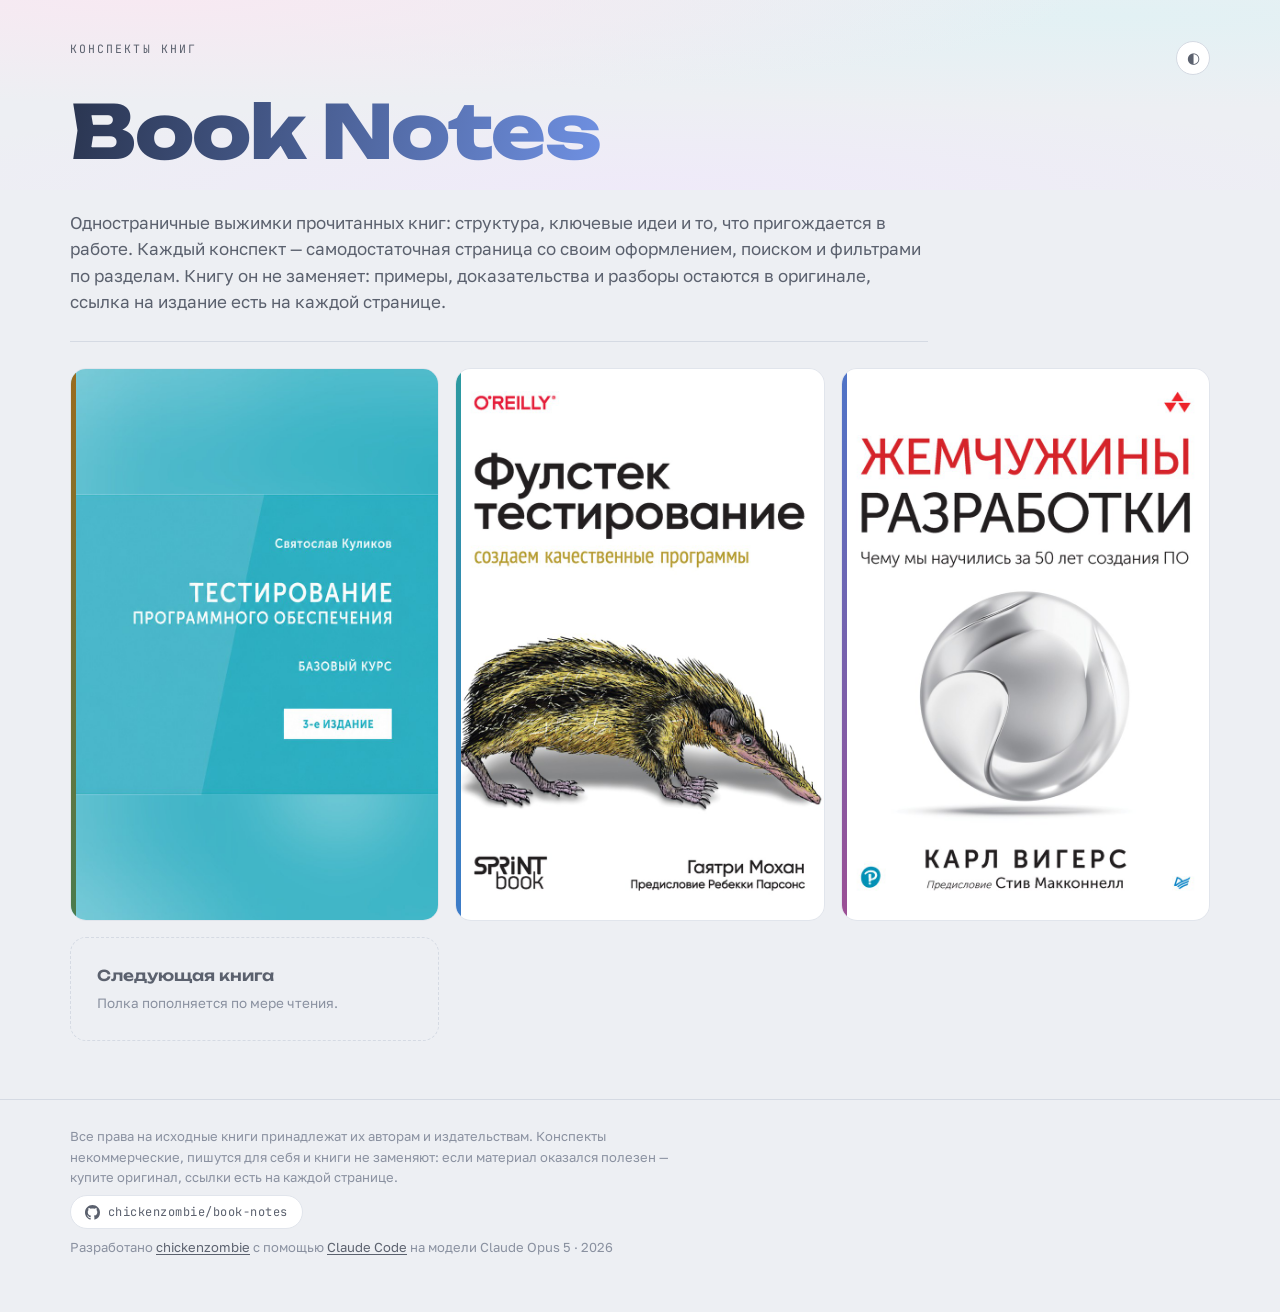
<file: index.html>
<!DOCTYPE html>
<html lang="ru">
<head>
<meta charset="utf-8">
<meta name="viewport" content="width=device-width, initial-scale=1">
<title>Book Notes — визуальные конспекты книг</title>
<meta name="description" content="Одностраничные визуальные конспекты прочитанных книг: структура, ключевые идеи и то, что пригождается в работе. Каждая книга — отдельная страница с поиском и фильтром по разделам.">
<link rel="canonical" href="https://chickenzombie.github.io/book-notes/">
<!-- .ico первым, SVG следом: кто понимает SVG, выберет его сам. Растр
     пересобирается из SVG скриптом tools/icons.sh, руками не править. -->
<link rel="icon" href="favicon.ico?v=3" sizes="32x32">
<link rel="icon" href="assets/icon.svg?v=3" type="image/svg+xml">
<link rel="apple-touch-icon" href="assets/apple-touch-icon.png?v=3">
<meta name="theme-color" content="#EDEFF3">
<meta property="og:type" content="website">
<meta property="og:site_name" content="Book Notes">
<meta property="og:locale" content="ru_RU">
<meta property="og:title" content="Book Notes — визуальные конспекты книг">
<meta property="og:description" content="Одностраничные выжимки прочитанных книг: структура, ключевые идеи и то, что пригождается в работе.">
<meta property="og:url" content="https://chickenzombie.github.io/book-notes/">
<meta name="twitter:card" content="summary">
<link rel="stylesheet" href="assets/fonts.css">
<link rel="stylesheet" href="assets/base.css">
<link rel="stylesheet" href="assets/shelf.css">
<!-- Ставит выбранную тему до первой отрисовки, иначе страница мигнёт светлой -->
<script>try{var t=localStorage.getItem("theme");if(t)document.documentElement.dataset.theme=t}catch(e){}document.documentElement.classList.add("js")</script>
<script src="assets/theme.js" defer></script>
</head>
<body>

<header class="hero">
  <div class="wrap">
    <div class="topbar">
      <p class="eyebrow">Конспекты книг</p>
      <button class="theme" id="theme" type="button" aria-label="Переключить тему"><span class="to-dark" aria-hidden="true">◐</span><span class="to-light" aria-hidden="true">◑</span></button>
    </div>
    <h1>Book Notes</h1>
  </div>
</header>

<main class="wrap">
  <p class="about">Одностраничные выжимки прочитанных книг: структура, ключевые идеи и то,
    что пригождается в работе. Каждый конспект — самодостаточная страница со своим
    оформлением, поиском и фильтрами по разделам. Книгу он не заменяет: примеры,
    доказательства и разборы остаются в оригинале, ссылка на издание есть на каждой странице.</p>

  <!-- Новая книга — ещё один <li> сюда и папка в books/. Порядок на полке
       задаётся порядком в разметке: свежее сверху. -->
  <ul class="shelf">
    <li>
      <a class="book" href="books/testirovanie-po/"
         style="--a1:#9A6B1E;--a2:#4A7A4E;--face:'Golos Text',system-ui,sans-serif">
        <img class="cover" src="books/testirovanie-po/cover.jpg" alt="" width="360" height="540" loading="lazy" decoding="async">
        <div class="face">

          <h2>Тестирование программного обеспечения. Базовый курс</h2>
          <p class="meta">Святослав Куликов · EPAM Systems, 2025</p>
          <p class="meta orig">3-е издание · версия 3.2.7</p>
          <p class="desc">Учебник, а не сборник приёмов: что считать дефектом, как устроены
            требования и тест-кейсы, по каким тринадцати осям классифицируют тестирование
            и когда автоматизация начинает вредить.</p>
          <ul class="tags">
            <li>Требования</li>
            <li>Тест-кейсы</li>
            <li>Дефекты</li>
            <li>Автоматизация</li>
          </ul>
          <span class="badge">164 пункта →</span>
        </div>
      </a>
    </li>
    <li>
      <a class="book" href="books/fullstack-testing/"
         style="--a1:#2C9AA0;--a2:#3D7BC8;--face:'Unbounded',system-ui,sans-serif">
        <img class="cover" src="books/fullstack-testing/cover.jpg" alt="" width="360" height="540" loading="lazy" decoding="async">
        <div class="face">

          <h2>Фулстек-тестирование</h2>
          <p class="meta">Гаятри Мохан · Спринт Бук, 2024</p>
          <p class="meta orig">Full Stack Testing · O’Reilly, 2022</p>
          <p class="desc">Качество больше не равно отсутствию ошибок. Десять навыков проверки
            на всех уровнях приложения — от исследовательского тестирования до защищённости,
            производительности и доступности, с разбором стратегии для каждого.</p>
          <ul class="tags">
            <li>Тестирование</li>
            <li>Автоматизация</li>
            <li>Защищённость</li>
            <li>Производительность</li>
          </ul>
          <span class="badge">150 пунктов →</span>
        </div>
      </a>
    </li>
    <li>
      <a class="book" href="books/zhemchuzhiny-razrabotki/"
         style="--a1:#4E74C8;--a2:#9C4F94;--face:'Playfair Display',Georgia,serif">
        <img class="cover" src="books/zhemchuzhiny-razrabotki/cover.jpg" alt="" width="360" height="540" loading="lazy" decoding="async">
        <div class="face">

          <h2>Жемчужины разработки. Чему мы научились за 50 лет создания ПО</h2>
          <p class="meta">Карл Вигерс · Питер, 2024</p>
          <p class="meta orig">Software Development Pearls · Addison-Wesley, 2021</p>
          <p class="desc">Полвека опыта в шести темах: требования, проектирование, управление
            проектами, культура, качество и процессы. Ни один урок не про технологию — все
            про места, где команды спотыкаются снова и снова.</p>
          <ul class="tags">
            <li>Требования</li>
            <li>Управление</li>
            <li>Качество</li>
            <li>Процессы</li>
          </ul>
          <span class="badge">60 уроков →</span>
        </div>
      </a>
    </li>
    <li class="soon">
      <strong>Следующая книга</strong>
      <span>Полка пополняется по мере чтения.</span>
    </li>
  </ul>
</main>

<footer>
  <div class="wrap">
    <p>Все права на исходные книги принадлежат их авторам и издательствам. Конспекты некоммерческие, пишутся для себя и книги не заменяют: если материал оказался полезен — купите оригинал, ссылки есть на каждой странице.</p>
    <p><a class="repo" href="https://github.com/chickenzombie/book-notes">
      <svg viewBox="0 0 16 16" aria-hidden="true"><path d="M8 0C3.58 0 0 3.58 0 8c0 3.54 2.29 6.53 5.47 7.59.4.07.55-.17.55-.38 0-.19-.01-.82-.01-1.49-2.01.37-2.53-.49-2.69-.94-.09-.23-.48-.94-.82-1.13-.28-.15-.68-.52-.01-.53.63-.01 1.08.58 1.23.82.72 1.21 1.87.87 2.33.66.07-.52.28-.87.51-1.07-1.78-.2-3.64-.89-3.64-3.95 0-.87.31-1.59.82-2.15-.08-.2-.36-1.02.08-2.12 0 0 .67-.21 2.2.82.64-.18 1.32-.27 2-.27s1.36.09 2 .27c1.53-1.04 2.2-.82 2.2-.82.44 1.1.16 1.92.08 2.12.51.56.82 1.27.82 2.15 0 3.07-1.87 3.75-3.65 3.95.29.25.54.73.54 1.48 0 1.07-.01 1.93-.01 2.2 0 .21.15.46.55.38A8.01 8.01 0 0 0 16 8c0-4.42-3.58-8-8-8Z"/></svg>
      chickenzombie/book-notes</a></p>
    <p>Разработано <a href="https://github.com/chickenzombie">chickenzombie</a> с помощью
      <a href="https://claude.com/claude-code">Claude Code</a> на модели Claude Opus 5 · 2026</p>
  </div>
</footer>

</body>
</html>
</file>
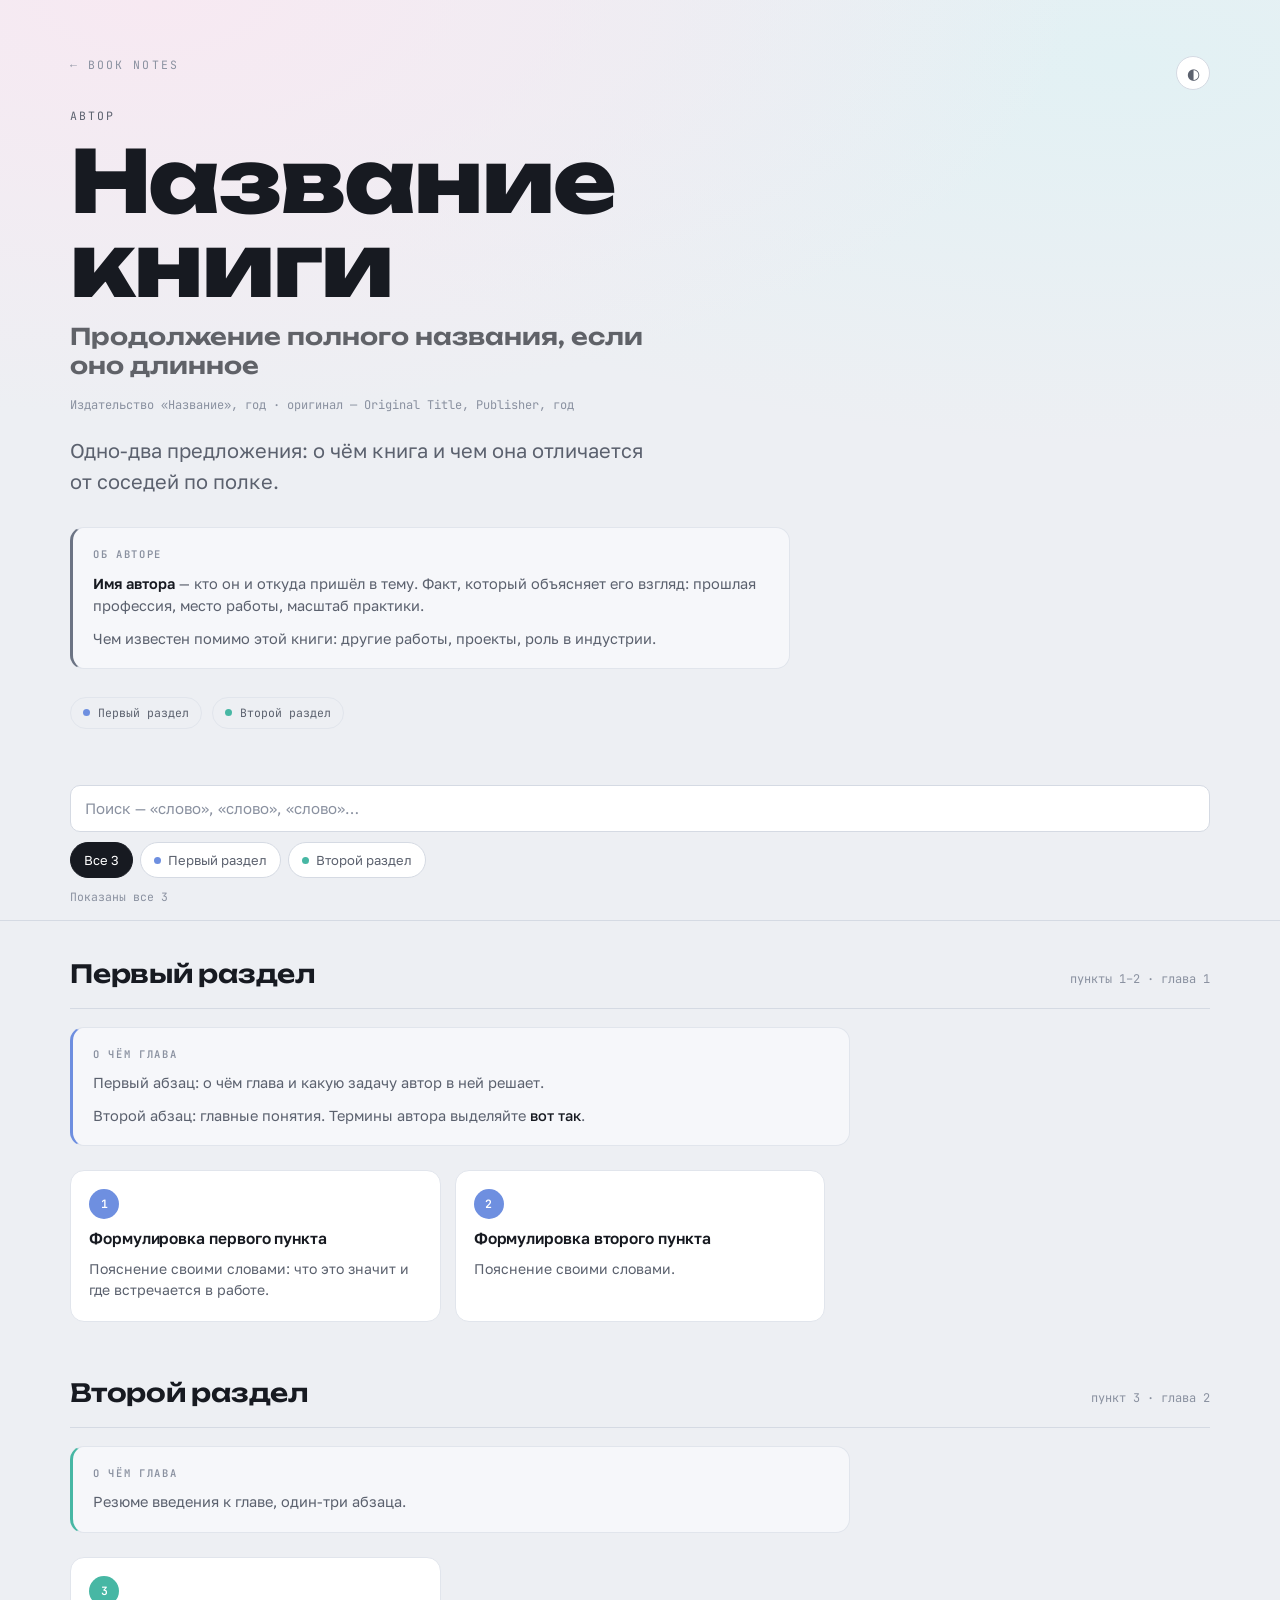
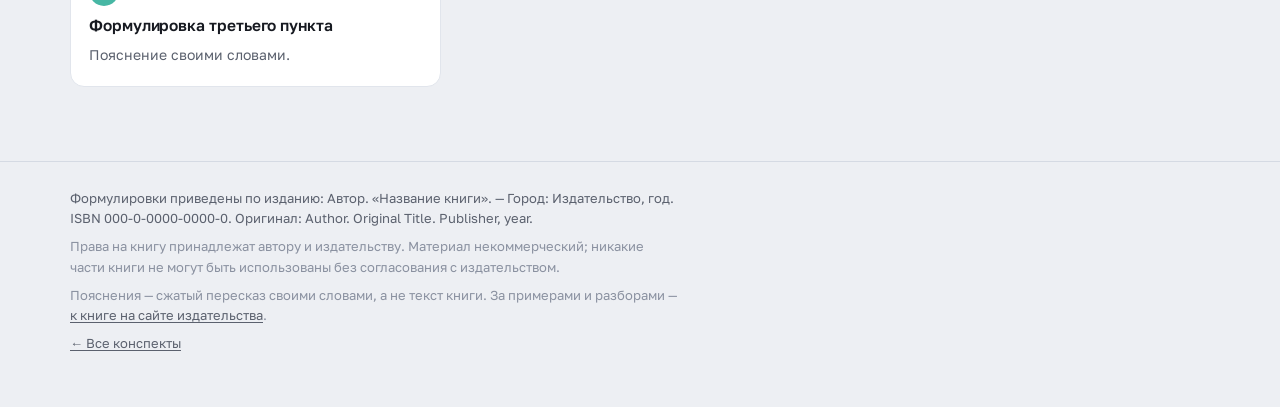
<file: books/_template/index.html>
<!DOCTYPE html>
<!--
  ЗАГОТОВКА ДЛЯ НОВОГО КОНСПЕКТА
  ------------------------------
  1. Скопируйте папку целиком: books/_template → books/<slug>
  2. Пройдите по меткам [ЗАПОЛНИТЬ] в этом файле — их семь.
  3. Придумайте книге лицо в theme.css. Там же написано, как это делать.
  4. Положите рядом README.md с выходными данными (образец —
     в books/zhemchuzhiny-razrabotki/README.md).
  5. Допишите <li> на полку в корневой index.html.

  Разметка и поведение общие: assets/base.css даёт каркас, assets/notes.js —
  поиск, фильтр, полосу прочитанного и кнопку «наверх». Скрипт ничего не
  рисует, пункты лежат здесь готовым HTML: страница читается без JS.

  Заготовка лежит в books/ намеренно — относительные пути к assets/ такие же,
  как у настоящей книги, и её видно в браузере до всякого копирования.
-->
<html lang="ru">
<head>
<meta charset="utf-8">
<meta name="viewport" content="width=device-width, initial-scale=1">
<meta name="robots" content="noindex">
<!-- [ЗАПОЛНИТЬ 1/7] Заголовок вкладки и описание для поисковиков и мессенджеров.
     Описание — одно предложение по делу, 120–170 знаков. Слова «конспект книги
     такой-то» лучше сразу, по нему и ищут. Ниже те же строки повторены в og: —
     это то, что видно в ссылке, отправленной в чат. -->
<title>Название книги — краткий подзаголовок</title>
<meta name="description" content="Конспект книги «Название»: о чём она и что забирает читатель. Одна страница с поиском и фильтром по разделам.">
<link rel="canonical" href="https://chickenzombie.github.io/book-notes/books/SLUG/">
<!-- Нарисуйте свой icon.svg и прогоните `bash tools/icons.sh` — он пересоберёт
     apple-touch-icon.png рядом. Растровый файл руками не правят.
     ?v=N обязателен: фавиконы браузер держит в отдельном кэше, до которого не
     достают ни жёсткая перезагрузка, ни no-store. Поменяли рисунок — поднимите
     номер, иначе у всех, кто уже заходил, останется старый значок. -->
<link rel="icon" href="../../favicon.ico?v=3" sizes="32x32">
<link rel="icon" href="icon.svg?v=3" type="image/svg+xml">
<link rel="apple-touch-icon" href="apple-touch-icon.png?v=3">
<meta name="theme-color" content="#EDEFF3">
<meta property="og:type" content="article">
<meta property="og:site_name" content="Book Notes">
<meta property="og:locale" content="ru_RU">
<meta property="og:title" content="Название книги — краткий подзаголовок">
<meta property="og:description" content="О чём книга и что забирает читатель.">
<meta property="og:url" content="https://chickenzombie.github.io/book-notes/books/SLUG/">
<meta name="twitter:card" content="summary">
<link rel="stylesheet" href="../../assets/fonts.css">
<link rel="stylesheet" href="../../assets/base.css">
<link rel="stylesheet" href="theme.css">
<!-- Ставит выбранную тему до первой отрисовки, иначе страница мигнёт светлой -->
<script>try{var t=localStorage.getItem("theme");if(t)document.documentElement.dataset.theme=t}catch(e){}document.documentElement.classList.add("js")</script>
<script src="../../assets/notes.js" defer></script>
<script src="../../assets/theme.js" defer></script>
</head>
<body>

<div class="progress" id="progress" aria-hidden="true"></div>

<header class="hero">
  <div class="wrap">
    <!-- [ЗАПОЛНИТЬ 2/7] Шапка. В h1 — короткое название; длинный «хвост»
         полного названия уносите в .subtitle, иначе он не влезет в экран.
         В .imprint — издательство и год, для переводных книг ещё и оригинал. -->
    <div class="topbar"><a class="back" href="../../">← Book Notes</a> <button class="theme" id="theme" type="button" aria-label="Переключить тему"><span class="to-dark" aria-hidden="true">◐</span><span class="to-light" aria-hidden="true">◑</span></button></div>
    <p class="eyebrow">Автор</p>
    <h1>Название<br>книги</h1>
    <p class="subtitle">Продолжение полного названия, если оно длинное</p>
    <p class="imprint">Издательство «Название», год · оригинал — Original Title, Publisher, год</p>
    <p class="lede">Одно-два предложения: о чём книга и чем она отличается от соседей по полке.</p>

    <!-- [ЗАПОЛНИТЬ 3/7] Об авторе: откуда он, чем известен, почему написал
         именно эту книгу. Два-три абзаца, без пересказа биографии целиком. -->
    <section class="author">
      <p class="label">Об авторе</p>
      <p><b>Имя автора</b> — кто он и откуда пришёл в тему. Факт, который объясняет
        его взгляд: прошлая профессия, место работы, масштаб практики.</p>
      <p>Чем известен помимо этой книги: другие работы, проекты, роль в индустрии.</p>
    </section>

    <!-- [ЗАПОЛНИТЬ 4/7] Оглавление: по строке на раздел, href — id секции.
         Это обычные якоря, они работают и без скрипта. -->
    <nav aria-label="Разделы конспекта">
      <ul class="toc">
        <li><a href="#one" style="--dot:var(--c-1)">Первый раздел</a></li>
        <li><a href="#two" style="--dot:var(--c-2)">Второй раздел</a></li>
      </ul>
    </nav>
  </div>
</header>

<!-- Панель видна только при работающем скрипте (за это отвечает класс js
     и правило в base.css): без JS фильтровать нечем, а мёртвое поле ввода
     хуже его отсутствия. Ничего тут менять не нужно, кроме подсказки. -->
<div class="controls" id="controls">
  <div class="wrap">
    <!-- [ЗАПОЛНИТЬ 5/7] Подсказка в поиске: три реальных слова из вашего материала -->
    <input class="search" id="q" type="search" placeholder="Поиск — «слово», «слово», «слово»…" aria-label="Поиск по конспекту">
    <div class="chips" id="chips" role="group" aria-label="Фильтр по разделам"></div>
    <p class="status" id="status" role="status"></p>
  </div>
</div>

<main class="wrap">
  <!-- [ЗАПОЛНИТЬ 6/7] РАЗДЕЛЫ И ПУНКТЫ.
       У секции: id — ключ фильтра и якорь, data-chip — подпись кнопки,
       --hue — цвет раздела из theme.css. Разделов может быть сколько угодно.
       В .range — что и где в книге: «пункты 1–16 · глава 2».
       Формулировка пункта — как в книге (источник указан в подвале),
       пояснение — своими словами, одна-две фразы: что это значит на практике. -->
  <section class="sect" id="one" data-chip="Первый раздел" style="--hue:var(--c-1)">
    <div class="sect-head">
      <h2>Первый раздел</h2>
      <span class="range">пункты 1–2 · глава 1</span>
    </div>
    <div class="intro">
      <p class="label">О чём глава</p>
      <p>Первый абзац: о чём глава и какую задачу автор в ней решает.</p>
      <p>Второй абзац: главные понятия. Термины автора выделяйте <em>вот так</em>.</p>
    </div>
    <div class="grid">
      <article class="card">
        <span class="marker">1</span>
        <h3>Формулировка первого пункта</h3>
        <p>Пояснение своими словами: что это значит и где встречается в работе.</p>
      </article>
      <article class="card">
        <span class="marker">2</span>
        <h3>Формулировка второго пункта</h3>
        <p>Пояснение своими словами.</p>
      </article>
    </div>
  </section>

  <section class="sect" id="two" data-chip="Второй раздел" style="--hue:var(--c-2)">
    <div class="sect-head">
      <h2>Второй раздел</h2>
      <span class="range">пункт 3 · глава 2</span>
    </div>
    <div class="intro">
      <p class="label">О чём глава</p>
      <p>Резюме введения к главе, один-три абзаца.</p>
    </div>
    <div class="grid">
      <article class="card">
        <span class="marker">3</span>
        <h3>Формулировка третьего пункта</h3>
        <p>Пояснение своими словами.</p>
      </article>
    </div>
  </section>

  <div class="empty" id="empty" hidden>
    <strong>Ничего не нашлось</strong>
    Попробуйте другое слово или вернитесь ко всем пунктам.
    <button class="reset" id="reset" type="button">Показать все</button>
  </div>
</main>

<footer>
  <div class="wrap">
    <!-- [ЗАПОЛНИТЬ 7/7] Выходные данные и права. Обязательны: полное название,
         издательство, год, ISBN, оригинал и ссылка, где книгу купить. -->
    <p class="cite">Формулировки приведены по изданию: Автор. «Название книги». — Город: Издательство, год.
      ISBN 000-0-0000-0000-0. Оригинал: Author. Original Title. Publisher, year.</p>
    <p>Права на книгу принадлежат автору и издательству. Материал некоммерческий;
      никакие части книги не могут быть использованы без согласования с издательством.</p>
    <p>Пояснения — сжатый пересказ своими словами, а не текст книги. За примерами и разборами —
      <a href="https://example.com/">к книге на сайте издательства</a>.</p>
    <!-- Возврат на полку. Класс .home — чтобы тема книги могла придать ему
         свою форму: у соседей это таблетка, скруглённый квадрат и рамка. -->
    <p><a class="home" href="../../">← Все конспекты</a></p>
  </div>
</footer>

<button class="totop" id="totop" type="button" aria-label="Наверх" title="Наверх">↑</button>

</body>
</html>
</file>
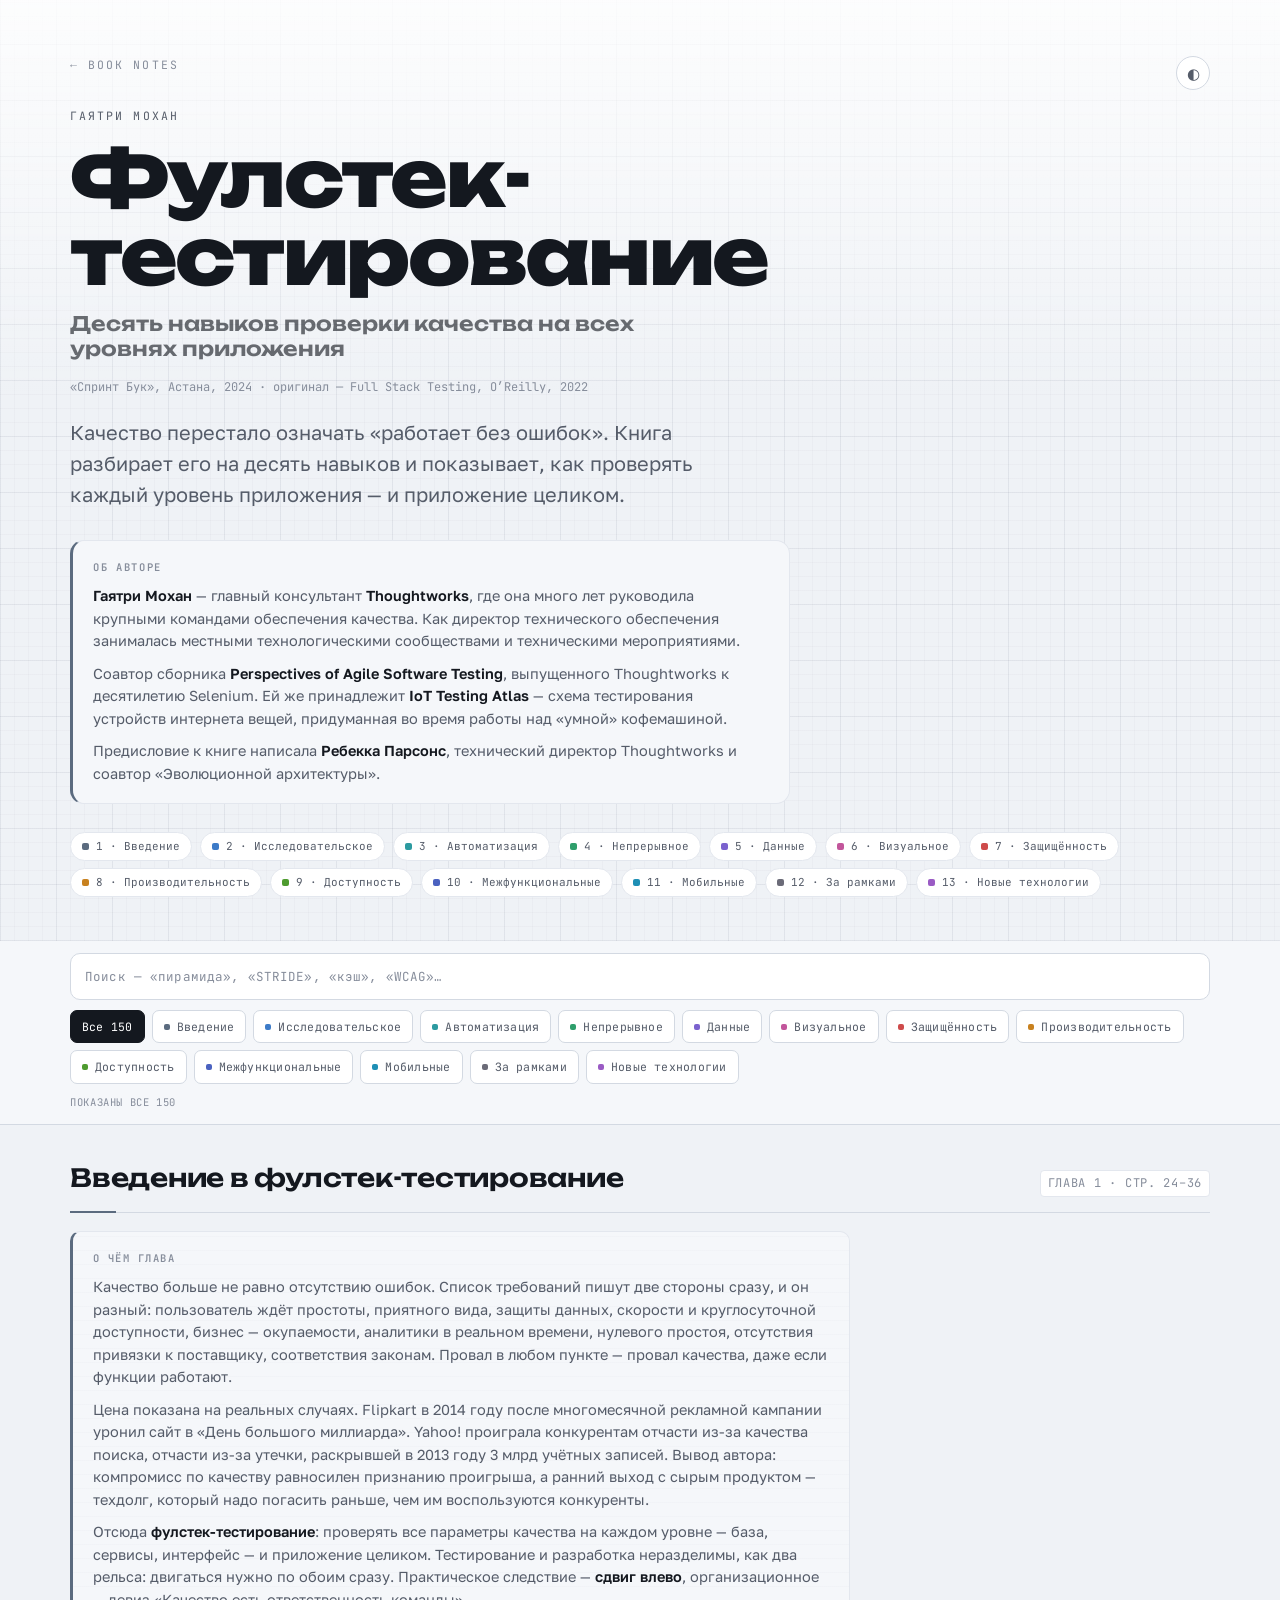
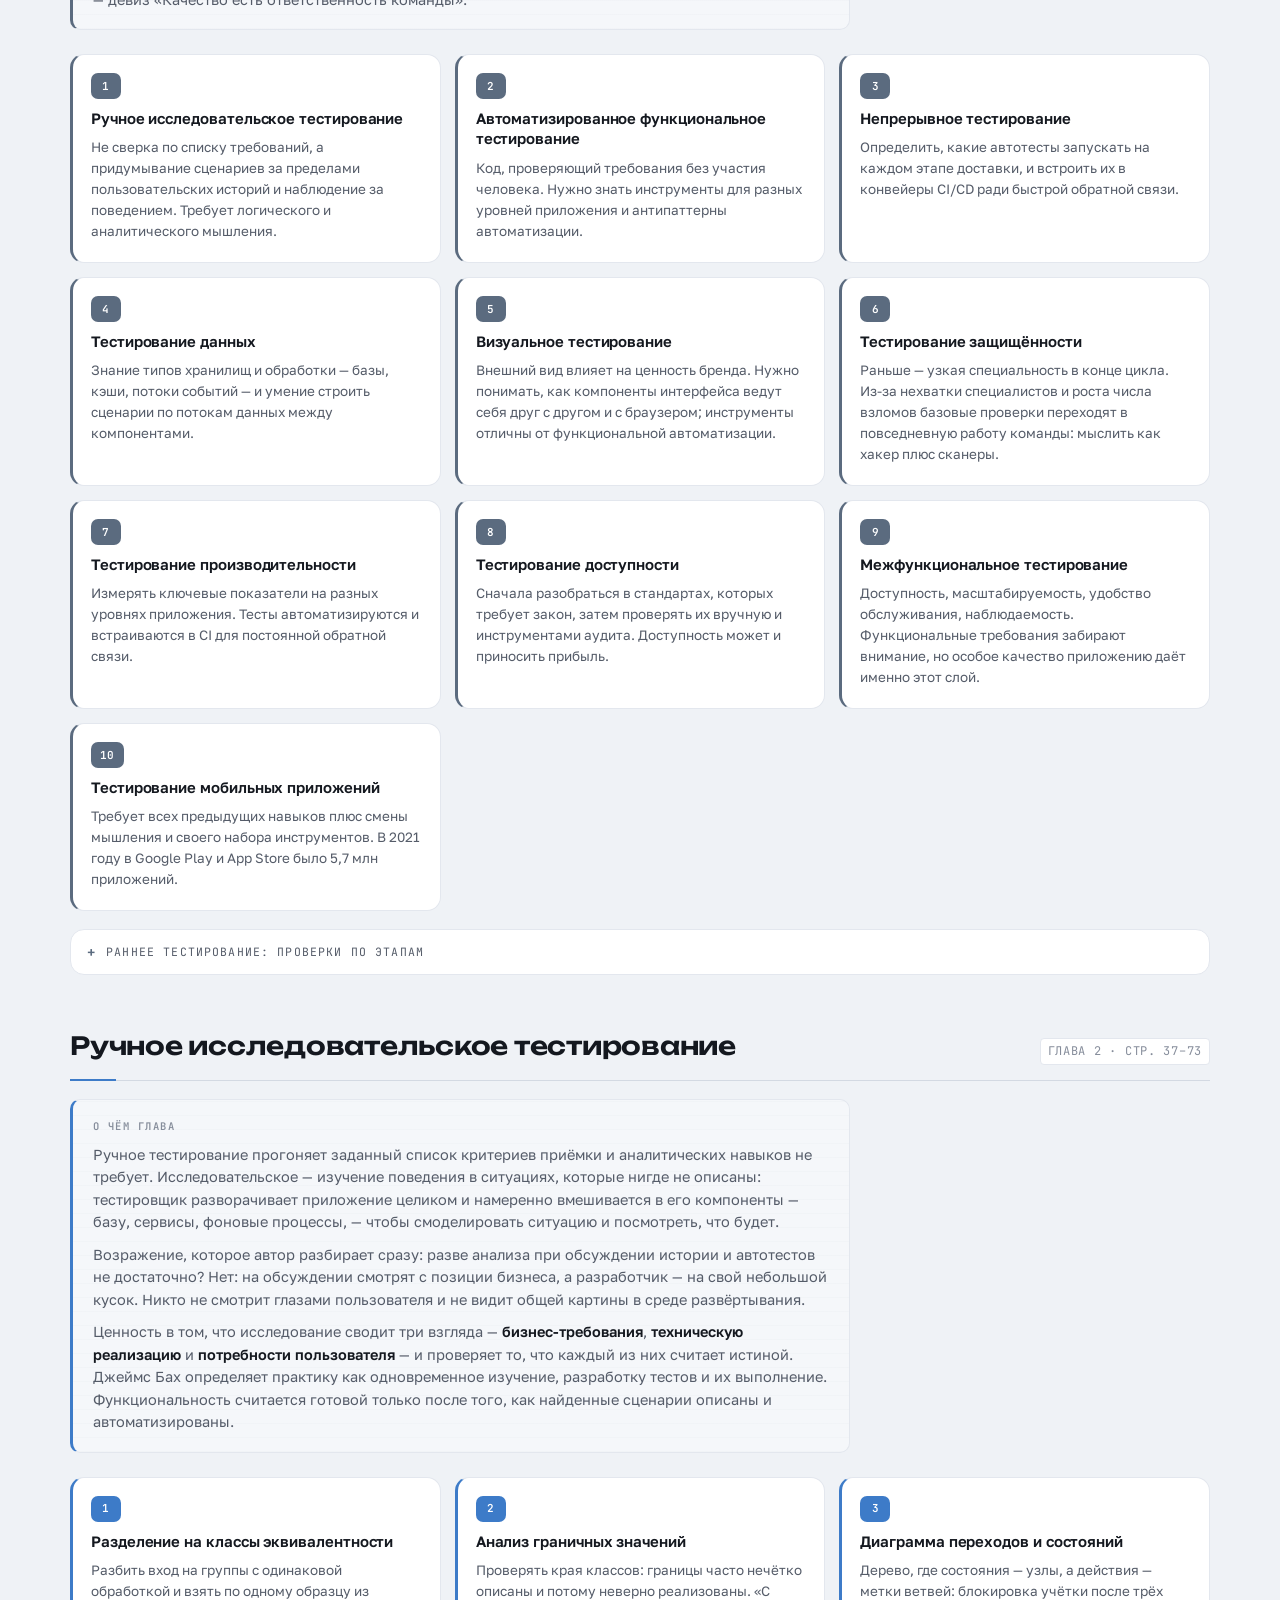
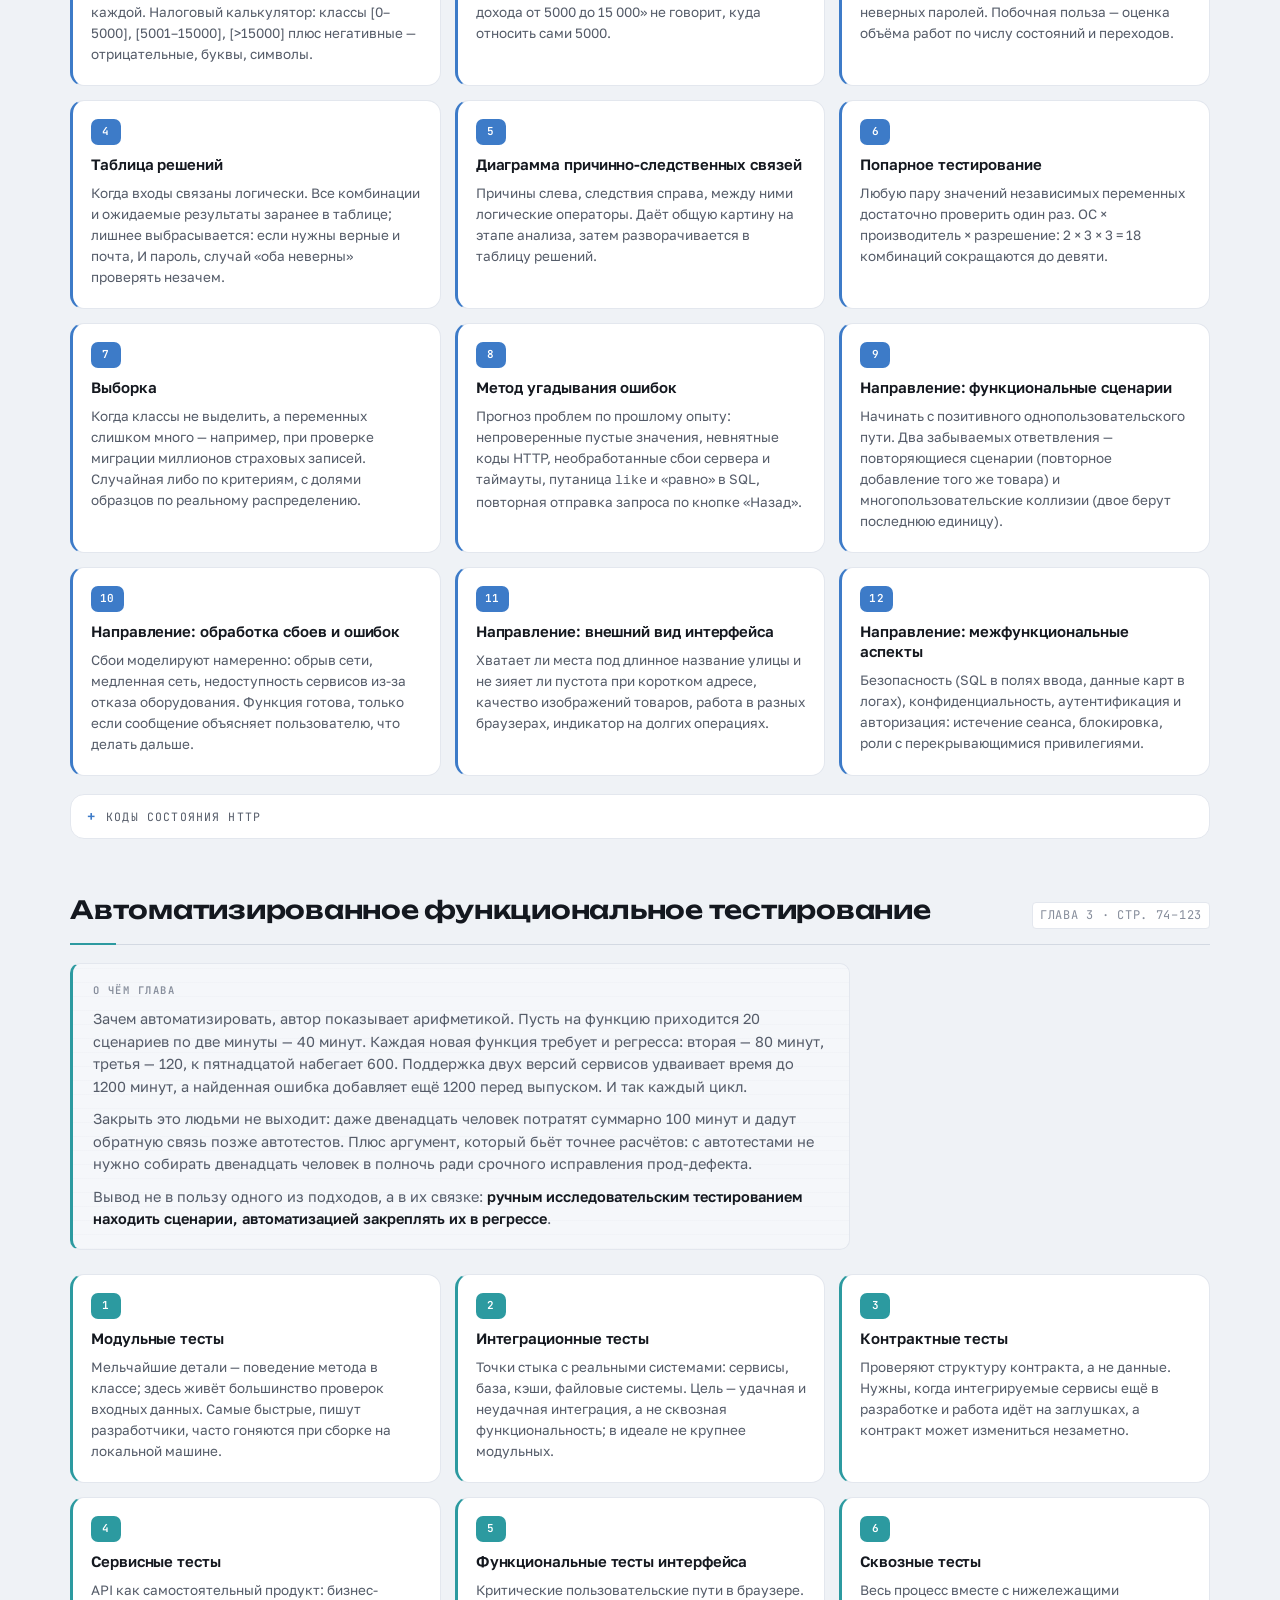
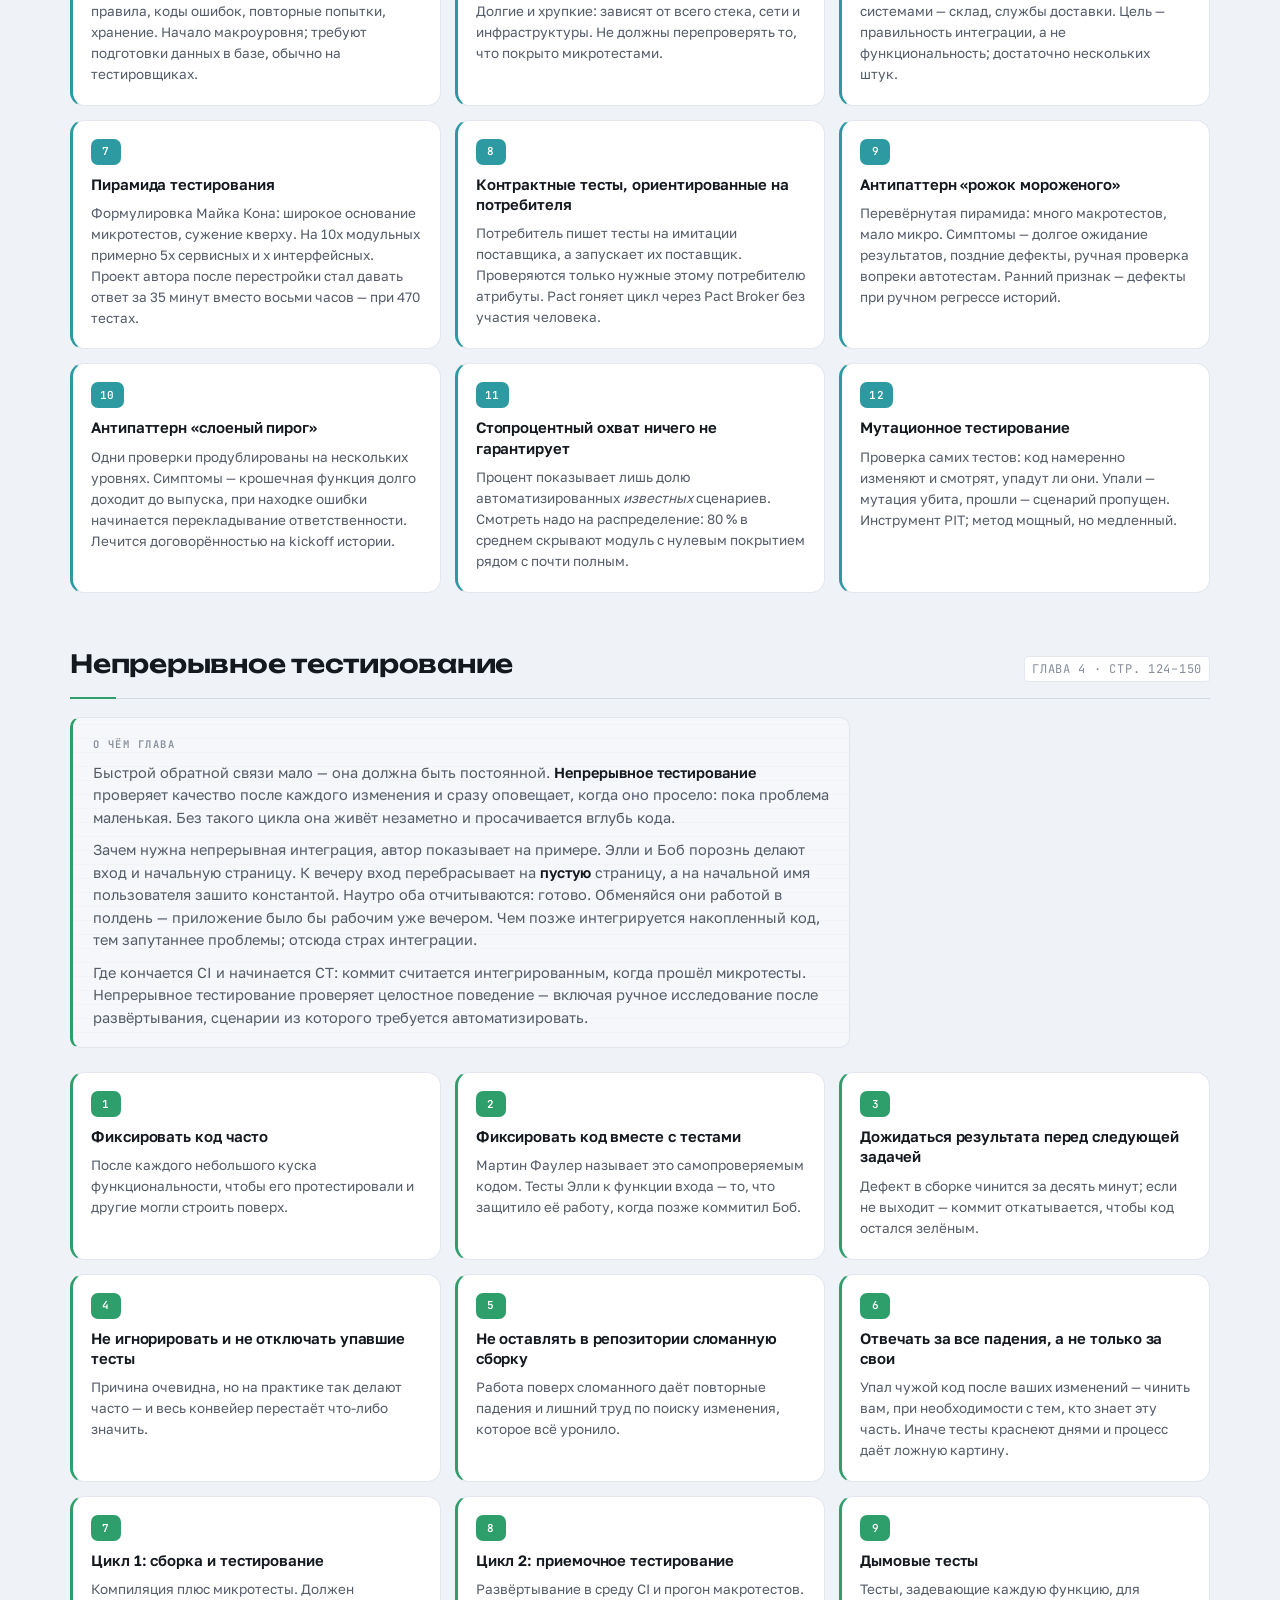
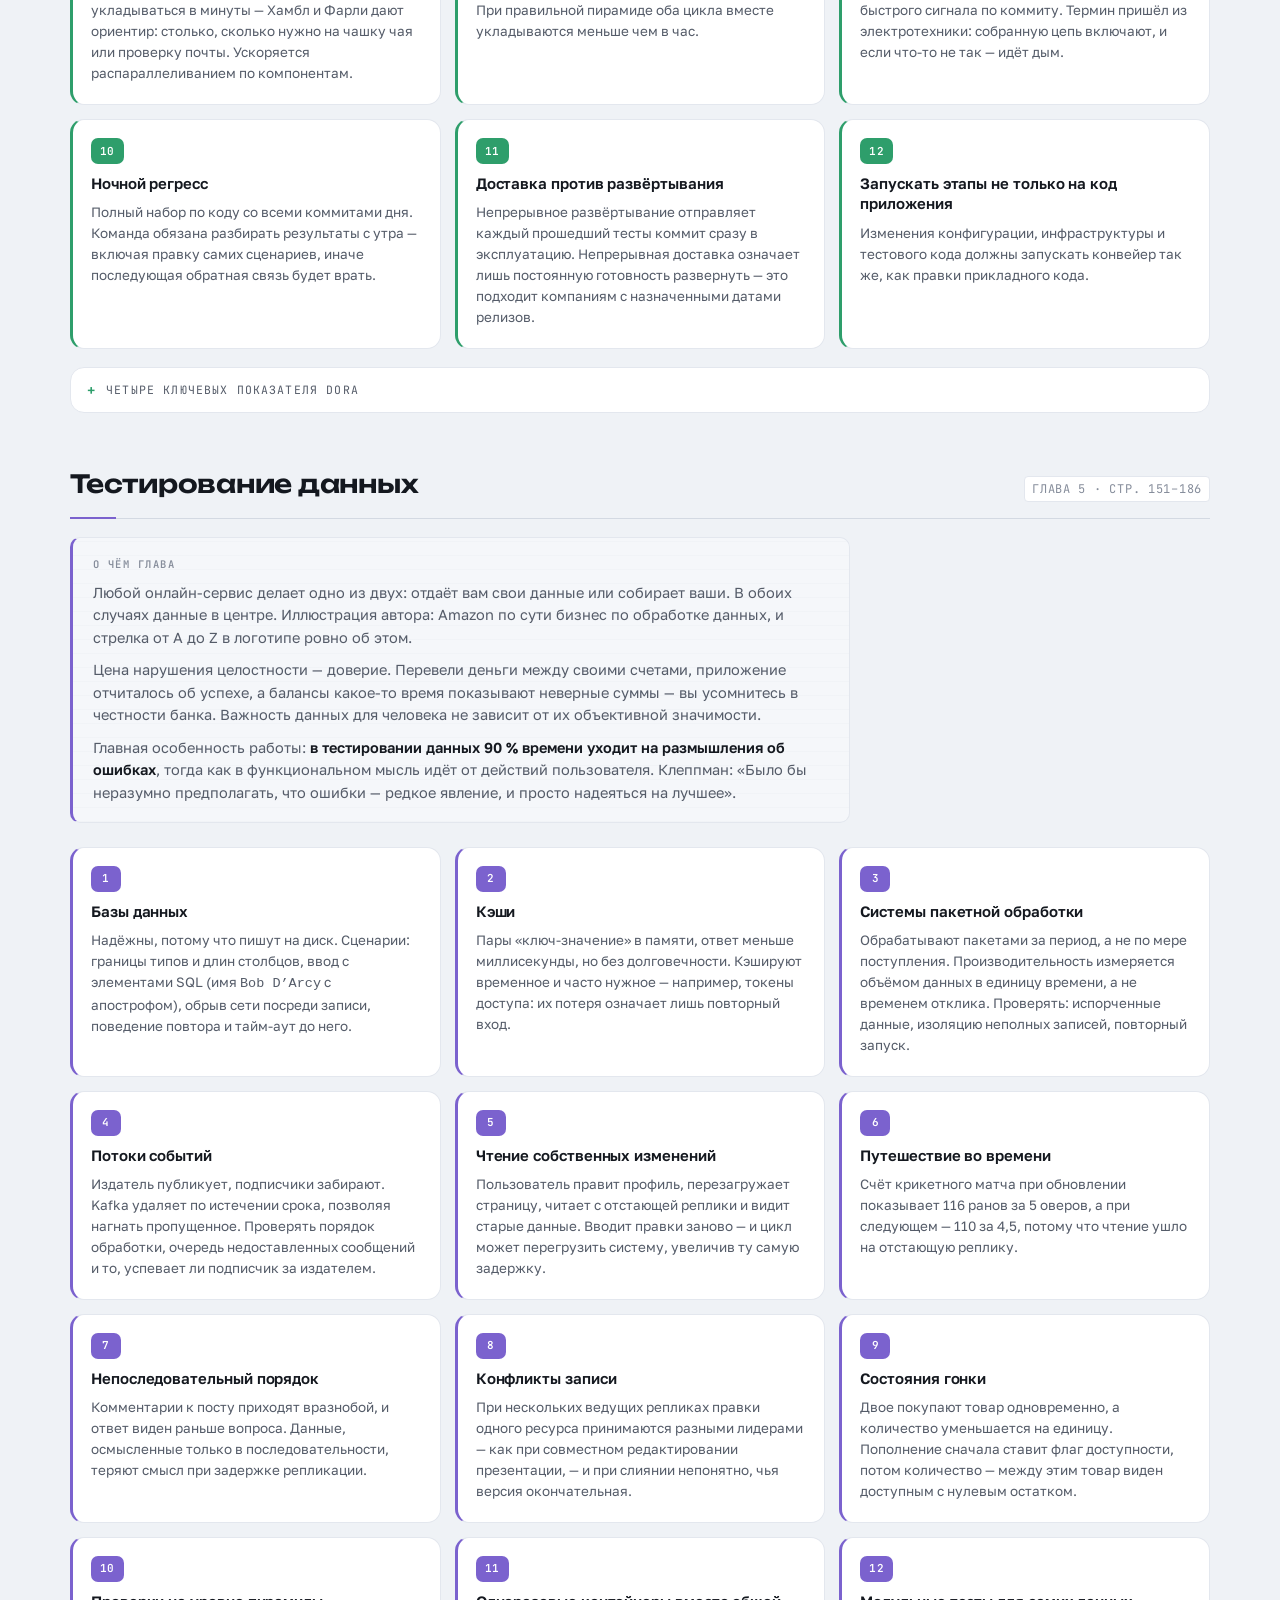
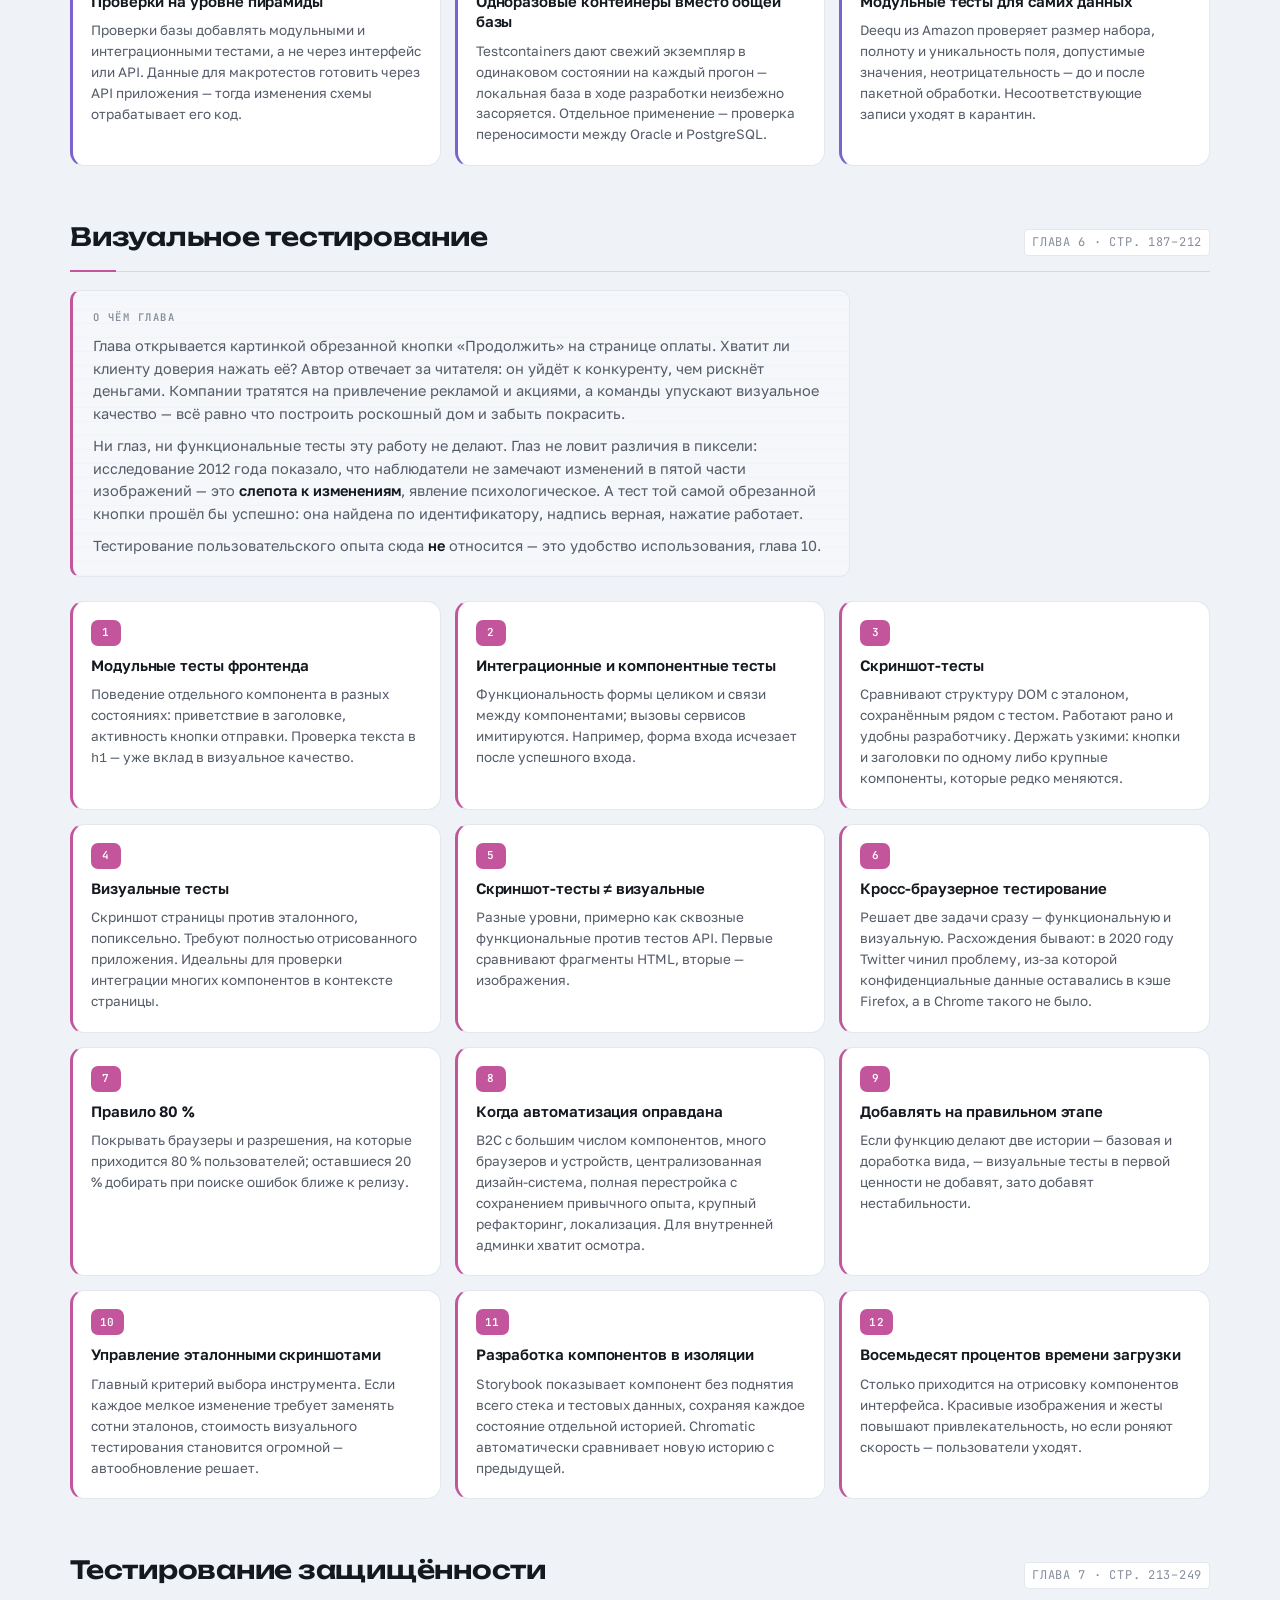
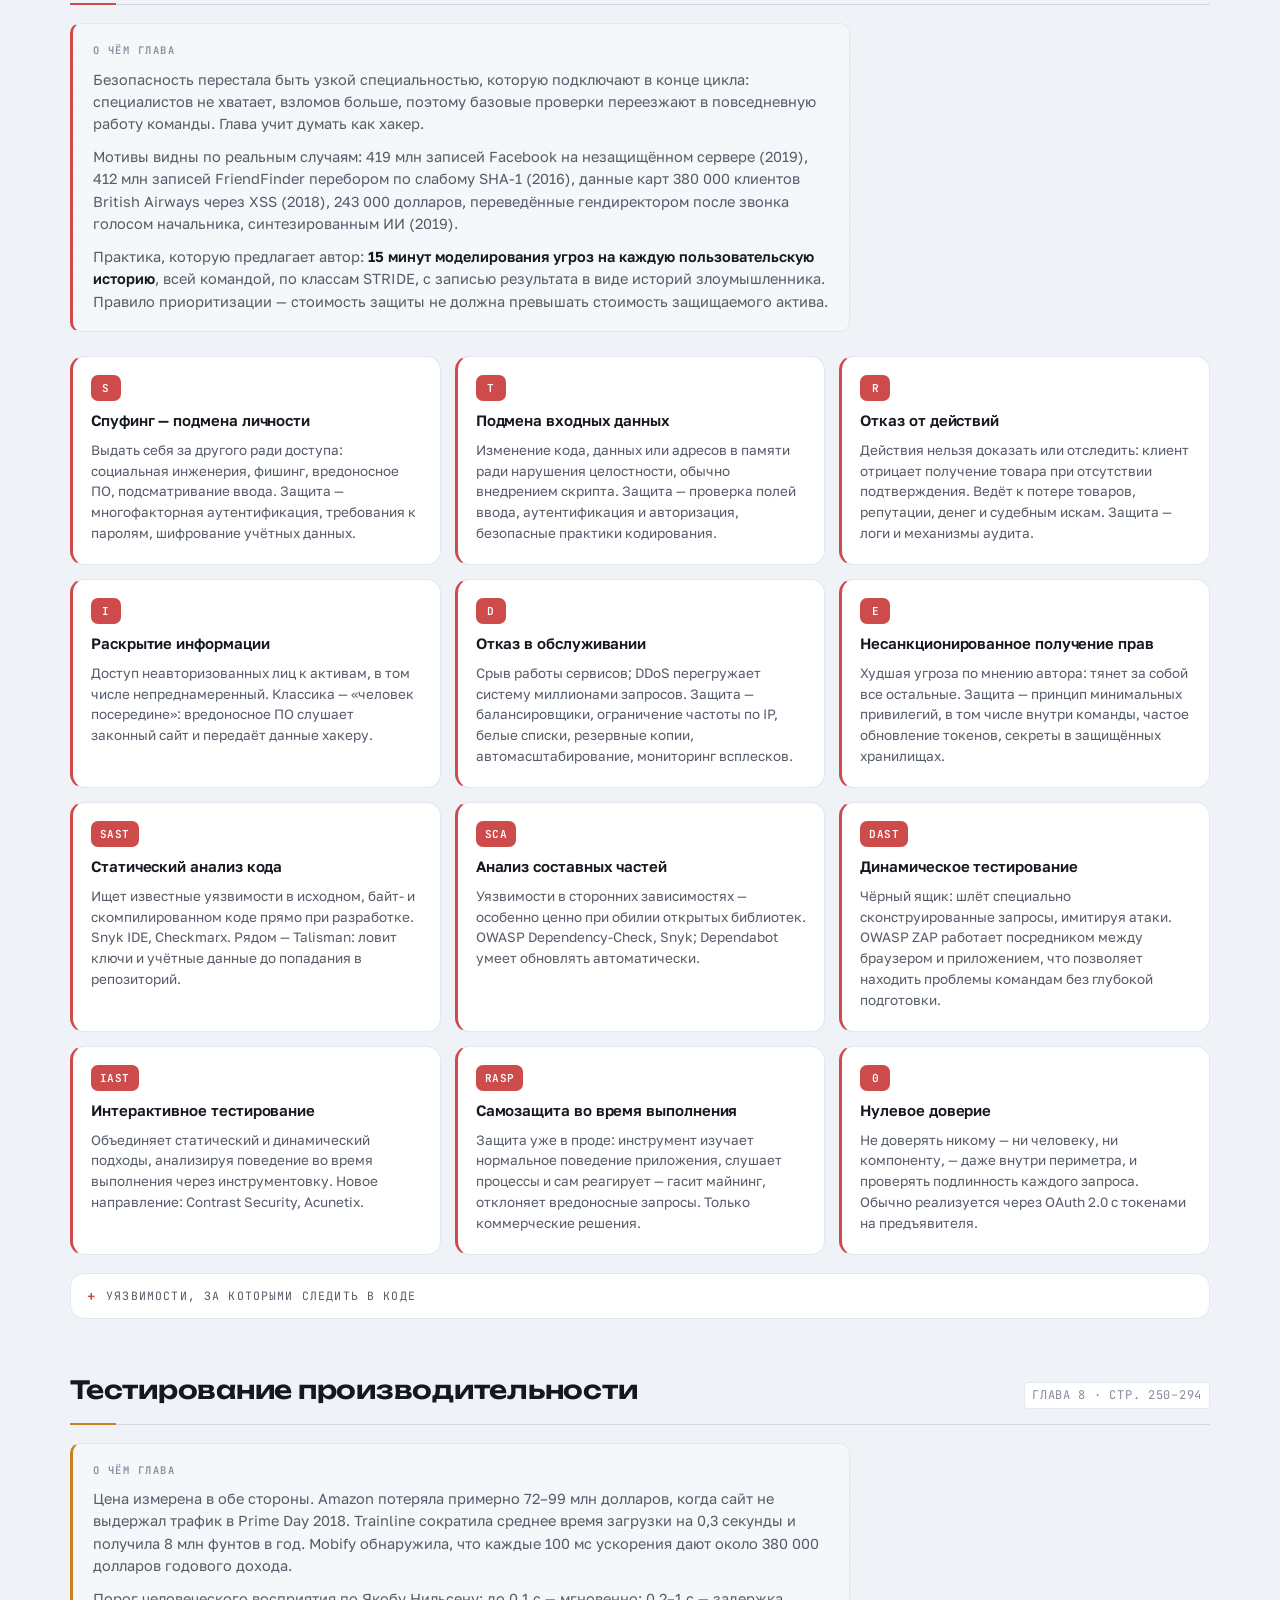
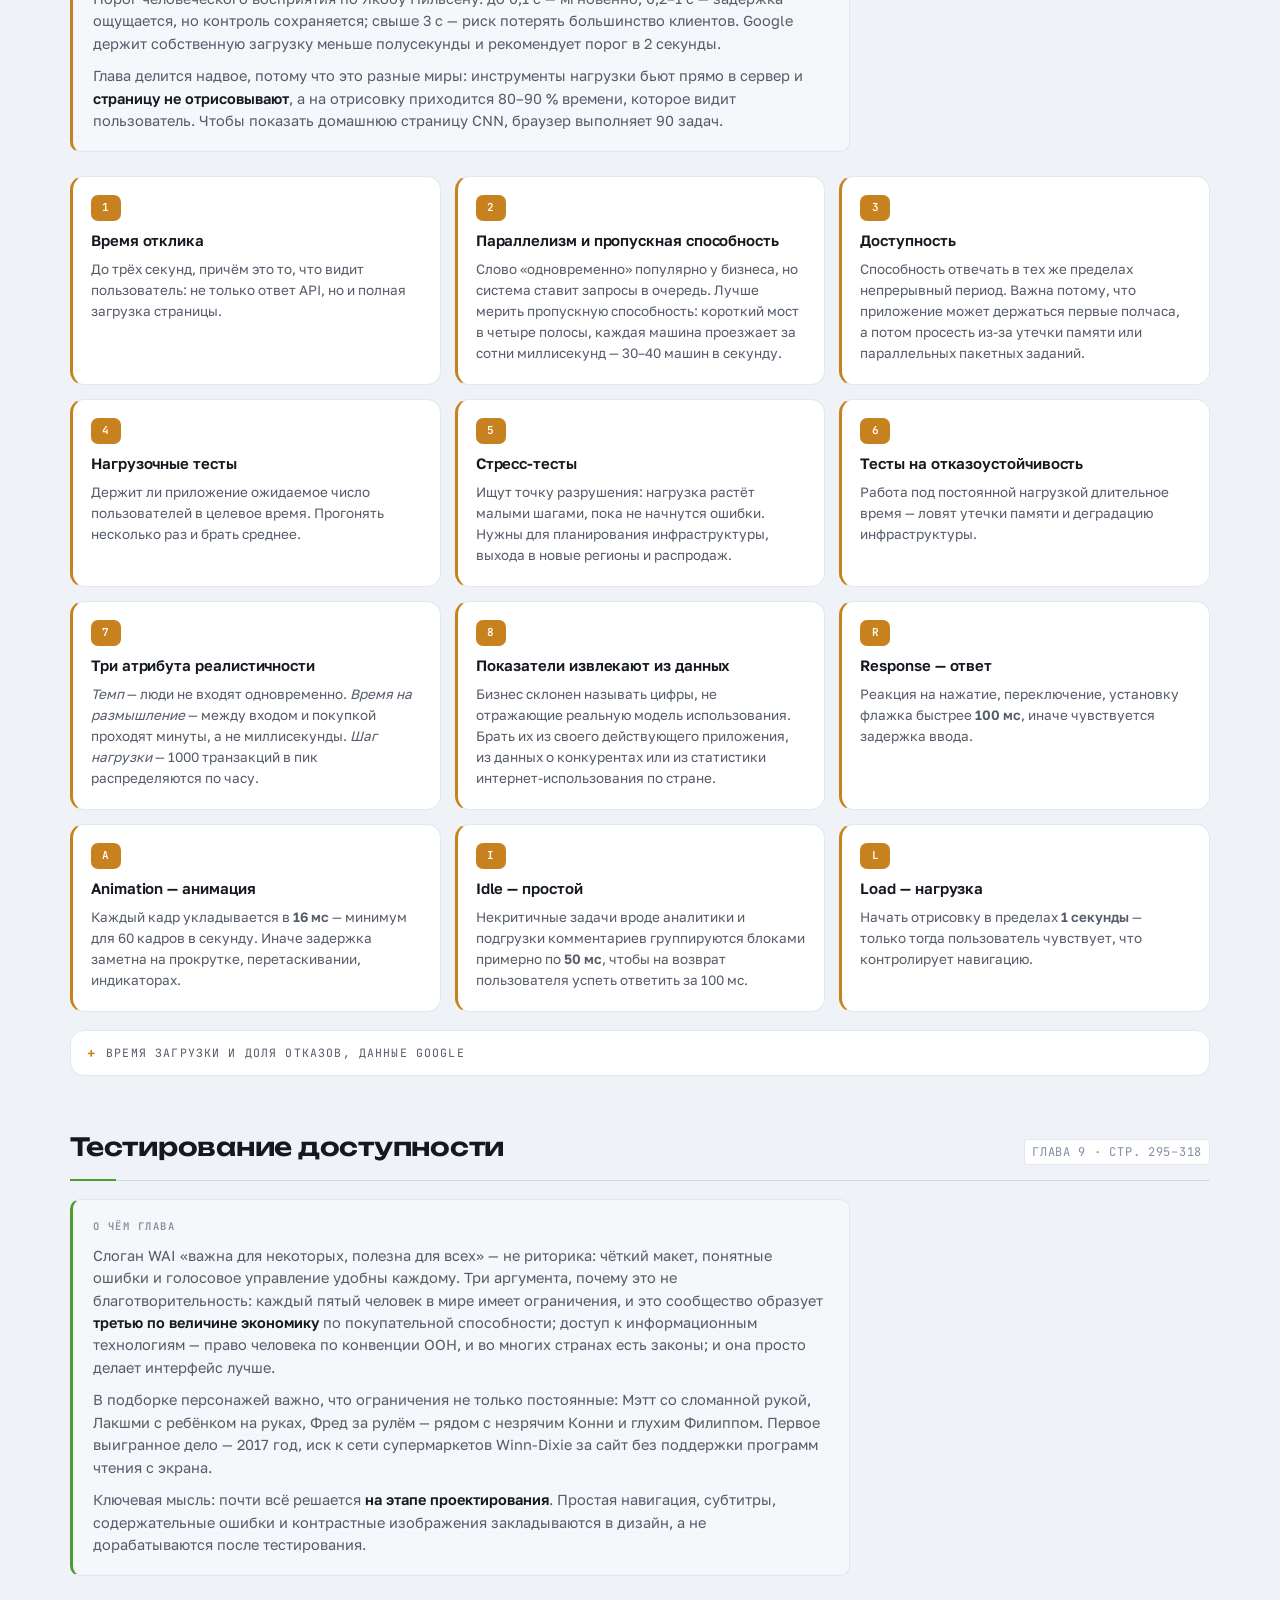
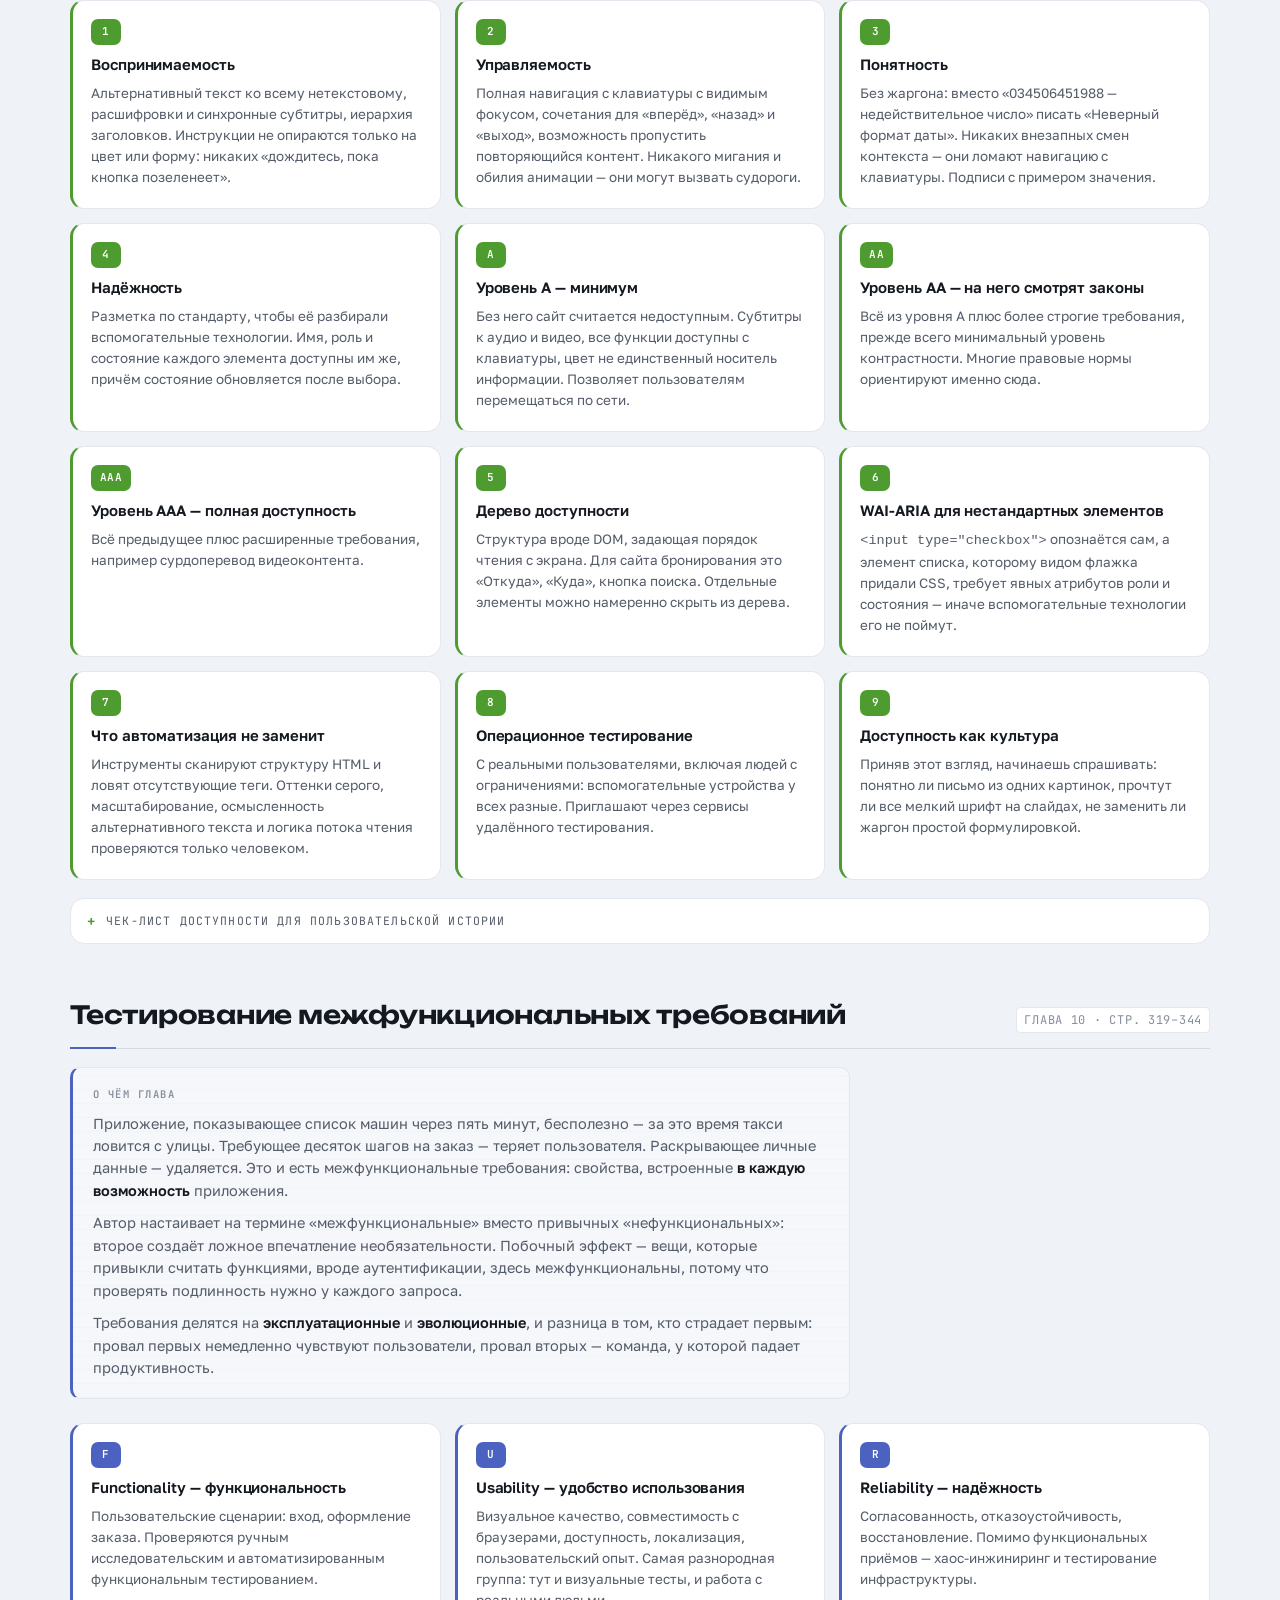
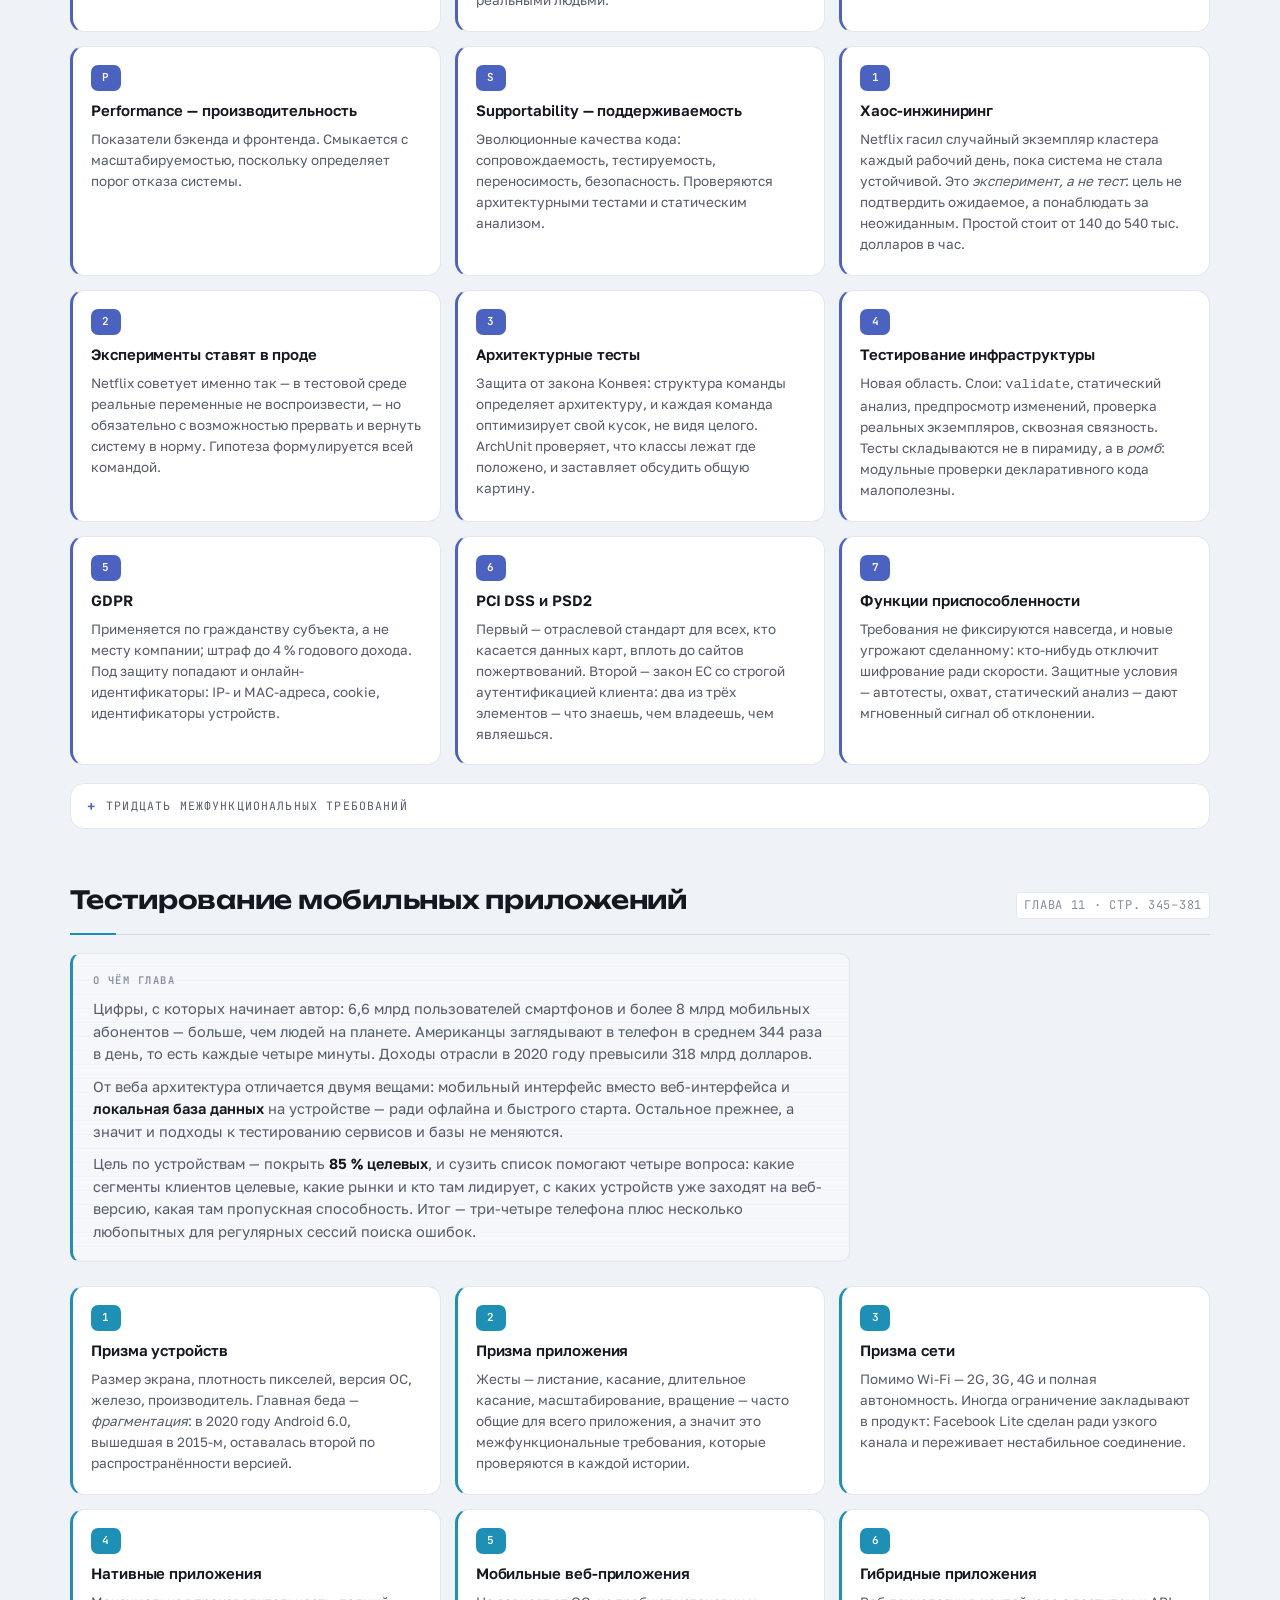
<file: books/fullstack-testing/index.html>
<!DOCTYPE html>
<html lang="ru">
<head>
<meta charset="utf-8">
<meta name="viewport" content="width=device-width, initial-scale=1">
<title>Фулстек-тестирование — конспект книги Гаятри Мохан</title>
<meta name="description" content="Конспект книги Гаятри Мохан «Фулстек-тестирование»: десять навыков проверки качества на всех уровнях приложения — от исследовательского тестирования до защищённости, производительности и доступности.">
<link rel="canonical" href="https://chickenzombie.github.io/book-notes/books/fullstack-testing/">
<link rel="icon" href="../../favicon.ico?v=3" sizes="32x32">
<link rel="icon" href="icon.svg?v=3" type="image/svg+xml">
<link rel="apple-touch-icon" href="apple-touch-icon.png?v=3">
<meta name="theme-color" content="#EFF2F6">
<meta property="og:type" content="article">
<meta property="og:site_name" content="Book Notes">
<meta property="og:locale" content="ru_RU">
<meta property="og:title" content="Фулстек-тестирование — конспект книги Гаятри Мохан">
<meta property="og:description" content="Десять навыков проверки качества на всех уровнях приложения: исследовательское тестирование, автоматизация, данные, защищённость, производительность, доступность.">
<meta property="og:url" content="https://chickenzombie.github.io/book-notes/books/fullstack-testing/">
<meta name="twitter:card" content="summary">
<link rel="stylesheet" href="../../assets/fonts.css">
<link rel="stylesheet" href="../../assets/base.css">
<link rel="stylesheet" href="theme.css">
<!-- Ставит выбранную тему до первой отрисовки, иначе страница мигнёт светлой -->
<script>try{var t=localStorage.getItem("theme");if(t)document.documentElement.dataset.theme=t}catch(e){}document.documentElement.classList.add("js")</script>
<script src="../../assets/notes.js" defer></script>
<script src="../../assets/theme.js" defer></script>
</head>
<body>

<div class="progress" id="progress" aria-hidden="true"></div>

<header class="hero">
  <div class="wrap">
    <div class="topbar"><a class="back" href="../../">← Book Notes</a> <button class="theme" id="theme" type="button" aria-label="Переключить тему"><span class="to-dark" aria-hidden="true">◐</span><span class="to-light" aria-hidden="true">◑</span></button></div>
    <p class="eyebrow">Гаятри Мохан</p>
    <h1>Фулстек-<br>тестирование</h1>
    <p class="subtitle">Десять навыков проверки качества на всех уровнях приложения</p>
    <p class="imprint">«Спринт Бук», Астана, 2024 · оригинал — Full Stack Testing, O’Reilly, 2022</p>
    <p class="lede">Качество перестало означать «работает без ошибок». Книга разбирает его на десять навыков и показывает, как проверять каждый уровень приложения — и приложение целиком.</p>

    <section class="author">
      <p class="label">Об авторе</p>
      <p><b>Гаятри Мохан</b> — главный консультант <b>Thoughtworks</b>, где она много лет руководила крупными командами обеспечения качества. Как директор технического обеспечения занималась местными технологическими сообществами и техническими мероприятиями.</p>
      <p>Соавтор сборника <b>Perspectives of Agile Software Testing</b>, выпущенного Thoughtworks к десятилетию Selenium. Ей же принадлежит <b>IoT Testing Atlas</b> — схема тестирования устройств интернета вещей, придуманная во время работы над «умной» кофемашиной.</p>
      <p>Предисловие к книге написала <b>Ребекка Парсонс</b>, технический директор Thoughtworks и соавтор «Эволюционной архитектуры».</p>
    </section>

    <nav aria-label="Разделы конспекта">
      <ul class="toc">
        <li><a href="#intro" style="--dot:var(--c-1)">1 · Введение</a></li>
        <li><a href="#explore" style="--dot:var(--c-2)">2 · Исследовательское</a></li>
        <li><a href="#auto" style="--dot:var(--c-3)">3 · Автоматизация</a></li>
        <li><a href="#ci" style="--dot:var(--c-4)">4 · Непрерывное</a></li>
        <li><a href="#data" style="--dot:var(--c-5)">5 · Данные</a></li>
        <li><a href="#visual" style="--dot:var(--c-6)">6 · Визуальное</a></li>
        <li><a href="#security" style="--dot:var(--c-7)">7 · Защищённость</a></li>
        <li><a href="#perf" style="--dot:var(--c-8)">8 · Производительность</a></li>
        <li><a href="#a11y" style="--dot:var(--c-9)">9 · Доступность</a></li>
        <li><a href="#cfr" style="--dot:var(--c-10)">10 · Межфункциональные</a></li>
        <li><a href="#mobile" style="--dot:var(--c-11)">11 · Мобильные</a></li>
        <li><a href="#principles" style="--dot:var(--c-12)">12 · За рамками</a></li>
        <li><a href="#emerging" style="--dot:var(--c-13)">13 · Новые технологии</a></li>
      </ul>
    </nav>
  </div>
</header>

<div class="controls" id="controls">
  <div class="wrap">
    <input class="search" id="q" type="search" placeholder="Поиск — «пирамида», «STRIDE», «кэш», «WCAG»…" aria-label="Поиск по конспекту">
    <div class="chips" id="chips" role="group" aria-label="Фильтр по разделам"></div>
    <p class="status" id="status" role="status"></p>
  </div>
</div>

<main class="wrap">

  <!-- 1 ─────────────────────────────────────────────────────────────── -->
  <section class="sect" id="intro" data-chip="Введение" style="--hue:var(--c-1)">
    <div class="sect-head">
      <h2>Введение в фулстек-тестирование</h2>
      <span class="range">глава 1 · стр. 24–36</span>
    </div>
    <div class="intro">
      <p class="label">О чём глава</p>
      <p>Качество больше не равно отсутствию ошибок. Список требований пишут две стороны сразу, и он разный: пользователь ждёт простоты, приятного вида, защиты данных, скорости и круглосуточной доступности, бизнес — окупаемости, аналитики в реальном времени, нулевого простоя, отсутствия привязки к поставщику, соответствия законам. Провал в любом пункте — провал качества, даже если функции работают.</p>
      <p>Цена показана на реальных случаях. Flipkart в 2014 году после многомесячной рекламной кампании уронил сайт в «День большого миллиарда». Yahoo! проиграла конкурентам отчасти из-за качества поиска, отчасти из-за утечки, раскрывшей в 2013 году 3 млрд учётных записей. Вывод автора: компромисс по качеству равносилен признанию проигрыша, а ранний выход с сырым продуктом — техдолг, который надо погасить раньше, чем им воспользуются конкуренты.</p>
      <p>Отсюда <em>фулстек-тестирование</em>: проверять все параметры качества на каждом уровне — база, сервисы, интерфейс — и приложение целиком. Тестирование и разработка неразделимы, как два рельса: двигаться нужно по обоим сразу. Практическое следствие — <em>сдвиг влево</em>, организационное — девиз «Качество есть ответственность команды».</p>
    </div>
    <div class="grid">
      <article class="card">
        <span class="marker">1</span>
        <h3>Ручное исследовательское тестирование</h3>
        <p>Не сверка по списку требований, а придумывание сценариев за пределами пользовательских историй и наблюдение за поведением. Требует логического и аналитического мышления.</p>
      </article>
      <article class="card">
        <span class="marker">2</span>
        <h3>Автоматизированное функциональное тестирование</h3>
        <p>Код, проверяющий требования без участия человека. Нужно знать инструменты для разных уровней приложения и антипаттерны автоматизации.</p>
      </article>
      <article class="card">
        <span class="marker">3</span>
        <h3>Непрерывное тестирование</h3>
        <p>Определить, какие автотесты запускать на каждом этапе доставки, и встроить их в конвейеры CI/CD ради быстрой обратной связи.</p>
      </article>
      <article class="card">
        <span class="marker">4</span>
        <h3>Тестирование данных</h3>
        <p>Знание типов хранилищ и обработки — базы, кэши, потоки событий — и умение строить сценарии по потокам данных между компонентами.</p>
      </article>
      <article class="card">
        <span class="marker">5</span>
        <h3>Визуальное тестирование</h3>
        <p>Внешний вид влияет на ценность бренда. Нужно понимать, как компоненты интерфейса ведут себя друг с другом и с браузером; инструменты отличны от функциональной автоматизации.</p>
      </article>
      <article class="card">
        <span class="marker">6</span>
        <h3>Тестирование защищённости</h3>
        <p>Раньше — узкая специальность в конце цикла. Из-за нехватки специалистов и роста числа взломов базовые проверки переходят в повседневную работу команды: мыслить как хакер плюс сканеры.</p>
      </article>
      <article class="card">
        <span class="marker">7</span>
        <h3>Тестирование производительности</h3>
        <p>Измерять ключевые показатели на разных уровнях приложения. Тесты автоматизируются и встраиваются в CI для постоянной обратной связи.</p>
      </article>
      <article class="card">
        <span class="marker">8</span>
        <h3>Тестирование доступности</h3>
        <p>Сначала разобраться в стандартах, которых требует закон, затем проверять их вручную и инструментами аудита. Доступность может и приносить прибыль.</p>
      </article>
      <article class="card">
        <span class="marker">9</span>
        <h3>Межфункциональное тестирование</h3>
        <p>Доступность, масштабируемость, удобство обслуживания, наблюдаемость. Функциональные требования забирают внимание, но особое качество приложению даёт именно этот слой.</p>
      </article>
      <article class="card">
        <span class="marker">10</span>
        <h3>Тестирование мобильных приложений</h3>
        <p>Требует всех предыдущих навыков плюс смены мышления и своего набора инструментов. В 2021 году в Google Play и App Store было 5,7 млн приложений.</p>
      </article>
    </div>
    <details class="ref">
      <summary>Раннее тестирование: проверки по этапам</summary>
      <div class="scroll">
        <table>
          <thead><tr><th>Этап</th><th>Проверка</th></tr></thead>
          <tbody>
            <tr><td>Анализ</td><td>«Три амиго» — бизнес, разработчик и тестировщик коротко разбирают функцию с трёх точек зрения, чтобы не упустить интеграции и крайние случаи</td></tr>
            <tr><td>Анализ</td><td>Бизнес и UX-дизайнер параллельно прорабатывают дизайн</td></tr>
            <tr><td>Начало итерации</td><td>IPM — команда ещё раз коллективно сверяет требования по историям спринта</td></tr>
            <tr><td>Перед разработкой</td><td>Kickoff истории — уменьшенные «три амиго» по одной конкретной истории</td></tr>
            <tr><td>Разработка</td><td>Модульные тесты, линтеры и статический анализ в конвейере CI</td></tr>
            <tr><td>Разработка</td><td>Функциональные тесты интерфейса — их пишут либо разработчики, либо тестировщики после разработки; обе практики обычные</td></tr>
            <tr><td>Перед пушем</td><td>Прогон автотестов локально — первый уровень обратной связи</td></tr>
            <tr><td>После пуша</td><td>Набор автотестов на CI — второй уровень</td></tr>
            <tr><td>После разработки</td><td>Dev-box testing: тестировщик и представитель бизнеса быстро исследуют функцию на сервере разработки — третий уровень</td></tr>
          </tbody>
        </table>
      </div>
    </details>
  </section>

  <!-- 2 ─────────────────────────────────────────────────────────────── -->
  <section class="sect" id="explore" data-chip="Исследовательское" style="--hue:var(--c-2)">
    <div class="sect-head">
      <h2>Ручное исследовательское тестирование</h2>
      <span class="range">глава 2 · стр. 37–73</span>
    </div>
    <div class="intro">
      <p class="label">О чём глава</p>
      <p>Ручное тестирование прогоняет заданный список критериев приёмки и аналитических навыков не требует. Исследовательское — изучение поведения в ситуациях, которые нигде не описаны: тестировщик разворачивает приложение целиком и намеренно вмешивается в его компоненты — базу, сервисы, фоновые процессы, — чтобы смоделировать ситуацию и посмотреть, что будет.</p>
      <p>Возражение, которое автор разбирает сразу: разве анализа при обсуждении истории и автотестов не достаточно? Нет: на обсуждении смотрят с позиции бизнеса, а разработчик — на свой небольшой кусок. Никто не смотрит глазами пользователя и не видит общей картины в среде развёртывания.</p>
      <p>Ценность в том, что исследование сводит три взгляда — <em>бизнес-требования</em>, <em>техническую реализацию</em> и <em>потребности пользователя</em> — и проверяет то, что каждый из них считает истиной. Джеймс Бах определяет практику как одновременное изучение, разработку тестов и их выполнение. Функциональность считается готовой только после того, как найденные сценарии описаны и автоматизированы.</p>
    </div>
    <div class="grid">
      <article class="card">
        <span class="marker">1</span>
        <h3>Разделение на классы эквивалентности</h3>
        <p>Разбить вход на группы с одинаковой обработкой и взять по одному образцу из каждой. Налоговый калькулятор: классы [0–5000], [5001–15000], [&gt;15000] плюс негативные — отрицательные, буквы, символы.</p>
      </article>
      <article class="card">
        <span class="marker">2</span>
        <h3>Анализ граничных значений</h3>
        <p>Проверять края классов: границы часто нечётко описаны и потому неверно реализованы. «С дохода от 5000 до 15 000» не говорит, куда относить сами 5000.</p>
      </article>
      <article class="card">
        <span class="marker">3</span>
        <h3>Диаграмма переходов и состояний</h3>
        <p>Дерево, где состояния — узлы, а действия — метки ветвей: блокировка учётки после трёх неверных паролей. Побочная польза — оценка объёма работ по числу состояний и переходов.</p>
      </article>
      <article class="card">
        <span class="marker">4</span>
        <h3>Таблица решений</h3>
        <p>Когда входы связаны логически. Все комбинации и ожидаемые результаты заранее в таблице; лишнее выбрасывается: если нужны верные и почта, И пароль, случай «оба неверны» проверять незачем.</p>
      </article>
      <article class="card">
        <span class="marker">5</span>
        <h3>Диаграмма причинно-следственных связей</h3>
        <p>Причины слева, следствия справа, между ними логические операторы. Даёт общую картину на этапе анализа, затем разворачивается в таблицу решений.</p>
      </article>
      <article class="card">
        <span class="marker">6</span>
        <h3>Попарное тестирование</h3>
        <p>Любую пару значений независимых переменных достаточно проверить один раз. ОС × производитель × разрешение: 2 × 3 × 3 = 18 комбинаций сокращаются до девяти.</p>
      </article>
      <article class="card">
        <span class="marker">7</span>
        <h3>Выборка</h3>
        <p>Когда классы не выделить, а переменных слишком много — например, при проверке миграции миллионов страховых записей. Случайная либо по критериям, с долями образцов по реальному распределению.</p>
      </article>
      <article class="card">
        <span class="marker">8</span>
        <h3>Метод угадывания ошибок</h3>
        <p>Прогноз проблем по прошлому опыту: непроверенные пустые значения, невнятные коды HTTP, необработанные сбои сервера и таймауты, путаница <code>like</code> и «равно» в SQL, повторная отправка запроса по кнопке «Назад».</p>
      </article>
      <article class="card">
        <span class="marker">9</span>
        <h3>Направление: функциональные сценарии</h3>
        <p>Начинать с позитивного однопользовательского пути. Два забываемых ответвления — повторяющиеся сценарии (повторное добавление того же товара) и многопользовательские коллизии (двое берут последнюю единицу).</p>
      </article>
      <article class="card">
        <span class="marker">10</span>
        <h3>Направление: обработка сбоев и ошибок</h3>
        <p>Сбои моделируют намеренно: обрыв сети, медленная сеть, недоступность сервисов из-за отказа оборудования. Функция готова, только если сообщение объясняет пользователю, что делать дальше.</p>
      </article>
      <article class="card">
        <span class="marker">11</span>
        <h3>Направление: внешний вид интерфейса</h3>
        <p>Хватает ли места под длинное название улицы и не зияет ли пустота при коротком адресе, качество изображений товаров, работа в разных браузерах, индикатор на долгих операциях.</p>
      </article>
      <article class="card">
        <span class="marker">12</span>
        <h3>Направление: межфункциональные аспекты</h3>
        <p>Безопасность (SQL в полях ввода, данные карт в логах), конфиденциальность, аутентификация и авторизация: истечение сеанса, блокировка, роли с перекрывающимися привилегиями.</p>
      </article>
    </div>
    <details class="ref">
      <summary>Коды состояния HTTP</summary>
      <div class="scroll">
        <table>
          <thead><tr><th>Код</th><th>Значение</th></tr></thead>
          <tbody>
            <tr><td>200 OK</td><td>Успешная обработка запроса GET, PUT или POST</td></tr>
            <tr><td>201 Created</td><td>Успешно создан новый объект, например заказ</td></tr>
            <tr><td>400 Bad Request</td><td>Запрос неправильно сформирован</td></tr>
            <tr><td>401 Unauthorized</td><td>Доступ запрещён, нужно повторить запрос с учётными данными</td></tr>
            <tr><td>403 Forbidden</td><td>Клиент аутентифицирован, но доступ к ресурсу ему закрыт</td></tr>
            <tr><td>404 Not Found</td><td>Запрошенный ресурс недоступен</td></tr>
            <tr><td>500 Internal Server Error</td><td>Запрос верен, но сервер не может его обработать</td></tr>
            <tr><td>503 Service Unavailable</td><td>Сервер не работает — например, на обслуживании</td></tr>
          </tbody>
        </table>
      </div>
    </details>
  </section>

  <!-- 3 ─────────────────────────────────────────────────────────────── -->
  <section class="sect" id="auto" data-chip="Автоматизация" style="--hue:var(--c-3)">
    <div class="sect-head">
      <h2>Автоматизированное функциональное тестирование</h2>
      <span class="range">глава 3 · стр. 74–123</span>
    </div>
    <div class="intro">
      <p class="label">О чём глава</p>
      <p>Зачем автоматизировать, автор показывает арифметикой. Пусть на функцию приходится 20 сценариев по две минуты — 40 минут. Каждая новая функция требует и регресса: вторая — 80 минут, третья — 120, к пятнадцатой набегает 600. Поддержка двух версий сервисов удваивает время до 1200 минут, а найденная ошибка добавляет ещё 1200 перед выпуском. И так каждый цикл.</p>
      <p>Закрыть это людьми не выходит: даже двенадцать человек потратят суммарно 100 минут и дадут обратную связь позже автотестов. Плюс аргумент, который бьёт точнее расчётов: с автотестами не нужно собирать двенадцать человек в полночь ради срочного исправления прод-дефекта.</p>
      <p>Вывод не в пользу одного из подходов, а в их связке: <em>ручным исследовательским тестированием находить сценарии, автоматизацией закреплять их в регрессе</em>.</p>
    </div>
    <div class="grid">
      <article class="card">
        <span class="marker">1</span>
        <h3>Модульные тесты</h3>
        <p>Мельчайшие детали — поведение метода в классе; здесь живёт большинство проверок входных данных. Самые быстрые, пишут разработчики, часто гоняются при сборке на локальной машине.</p>
      </article>
      <article class="card">
        <span class="marker">2</span>
        <h3>Интеграционные тесты</h3>
        <p>Точки стыка с реальными системами: сервисы, база, кэши, файловые системы. Цель — удачная и неудачная интеграция, а не сквозная функциональность; в идеале не крупнее модульных.</p>
      </article>
      <article class="card">
        <span class="marker">3</span>
        <h3>Контрактные тесты</h3>
        <p>Проверяют структуру контракта, а не данные. Нужны, когда интегрируемые сервисы ещё в разработке и работа идёт на заглушках, а контракт может измениться незаметно.</p>
      </article>
      <article class="card">
        <span class="marker">4</span>
        <h3>Сервисные тесты</h3>
        <p>API как самостоятельный продукт: бизнес-правила, коды ошибок, повторные попытки, хранение. Начало макроуровня; требуют подготовки данных в базе, обычно на тестировщиках.</p>
      </article>
      <article class="card">
        <span class="marker">5</span>
        <h3>Функциональные тесты интерфейса</h3>
        <p>Критические пользовательские пути в браузере. Долгие и хрупкие: зависят от всего стека, сети и инфраструктуры. Не должны перепроверять то, что покрыто микротестами.</p>
      </article>
      <article class="card">
        <span class="marker">6</span>
        <h3>Сквозные тесты</h3>
        <p>Весь процесс вместе с нижележащими системами — склад, службы доставки. Цель — правильность интеграции, а не функциональность; достаточно нескольких штук.</p>
      </article>
      <article class="card">
        <span class="marker">7</span>
        <h3>Пирамида тестирования</h3>
        <p>Формулировка Майка Кона: широкое основание микротестов, сужение кверху. На 10x модульных примерно 5x сервисных и x интерфейсных. Проект автора после перестройки стал давать ответ за 35 минут вместо восьми часов — при 470 тестах.</p>
      </article>
      <article class="card">
        <span class="marker">8</span>
        <h3>Контрактные тесты, ориентированные на потребителя</h3>
        <p>Потребитель пишет тесты на имитации поставщика, а запускает их поставщик. Проверяются только нужные этому потребителю атрибуты. Pact гоняет цикл через Pact Broker без участия человека.</p>
      </article>
      <article class="card">
        <span class="marker">9</span>
        <h3>Антипаттерн «рожок мороженого»</h3>
        <p>Перевёрнутая пирамида: много макротестов, мало микро. Симптомы — долгое ожидание результатов, поздние дефекты, ручная проверка вопреки автотестам. Ранний признак — дефекты при ручном регрессе историй.</p>
      </article>
      <article class="card">
        <span class="marker">10</span>
        <h3>Антипаттерн «слоеный пирог»</h3>
        <p>Одни проверки продублированы на нескольких уровнях. Симптомы — крошечная функция долго доходит до выпуска, при находке ошибки начинается перекладывание ответственности. Лечится договорённостью на kickoff истории.</p>
      </article>
      <article class="card">
        <span class="marker">11</span>
        <h3>Стопроцентный охват ничего не гарантирует</h3>
        <p>Процент показывает лишь долю автоматизированных <em>известных</em> сценариев. Смотреть надо на распределение: 80 % в среднем скрывают модуль с нулевым покрытием рядом с почти полным.</p>
      </article>
      <article class="card">
        <span class="marker">12</span>
        <h3>Мутационное тестирование</h3>
        <p>Проверка самих тестов: код намеренно изменяют и смотрят, упадут ли они. Упали — мутация убита, прошли — сценарий пропущен. Инструмент PIT; метод мощный, но медленный.</p>
      </article>
    </div>
  </section>

  <!-- 4 ─────────────────────────────────────────────────────────────── -->
  <section class="sect" id="ci" data-chip="Непрерывное" style="--hue:var(--c-4)">
    <div class="sect-head">
      <h2>Непрерывное тестирование</h2>
      <span class="range">глава 4 · стр. 124–150</span>
    </div>
    <div class="intro">
      <p class="label">О чём глава</p>
      <p>Быстрой обратной связи мало — она должна быть постоянной. <em>Непрерывное тестирование</em> проверяет качество после каждого изменения и сразу оповещает, когда оно просело: пока проблема маленькая. Без такого цикла она живёт незаметно и просачивается вглубь кода.</p>
      <p>Зачем нужна непрерывная интеграция, автор показывает на примере. Элли и Боб порознь делают вход и начальную страницу. К вечеру вход перебрасывает на <em>пустую</em> страницу, а на начальной имя пользователя зашито константой. Наутро оба отчитываются: готово. Обменяйся они работой в полдень — приложение было бы рабочим уже вечером. Чем позже интегрируется накопленный код, тем запутаннее проблемы; отсюда страх интеграции.</p>
      <p>Где кончается CI и начинается CT: коммит считается интегрированным, когда прошёл микротесты. Непрерывное тестирование проверяет целостное поведение — включая ручное исследование после развёртывания, сценарии из которого требуется автоматизировать.</p>
    </div>
    <div class="grid">
      <article class="card">
        <span class="marker">1</span>
        <h3>Фиксировать код часто</h3>
        <p>После каждого небольшого куска функциональности, чтобы его протестировали и другие могли строить поверх.</p>
      </article>
      <article class="card">
        <span class="marker">2</span>
        <h3>Фиксировать код вместе с тестами</h3>
        <p>Мартин Фаулер называет это самопроверяемым кодом. Тесты Элли к функции входа — то, что защитило её работу, когда позже коммитил Боб.</p>
      </article>
      <article class="card">
        <span class="marker">3</span>
        <h3>Дожидаться результата перед следующей задачей</h3>
        <p>Дефект в сборке чинится за десять минут; если не выходит — коммит откатывается, чтобы код остался зелёным.</p>
      </article>
      <article class="card">
        <span class="marker">4</span>
        <h3>Не игнорировать и не отключать упавшие тесты</h3>
        <p>Причина очевидна, но на практике так делают часто — и весь конвейер перестаёт что-либо значить.</p>
      </article>
      <article class="card">
        <span class="marker">5</span>
        <h3>Не оставлять в репозитории сломанную сборку</h3>
        <p>Работа поверх сломанного даёт повторные падения и лишний труд по поиску изменения, которое всё уронило.</p>
      </article>
      <article class="card">
        <span class="marker">6</span>
        <h3>Отвечать за все падения, а не только за свои</h3>
        <p>Упал чужой код после ваших изменений — чинить вам, при необходимости с тем, кто знает эту часть. Иначе тесты краснеют днями и процесс даёт ложную картину.</p>
      </article>
      <article class="card">
        <span class="marker">7</span>
        <h3>Цикл 1: сборка и тестирование</h3>
        <p>Компиляция плюс микротесты. Должен укладываться в минуты — Хамбл и Фарли дают ориентир: столько, сколько нужно на чашку чая или проверку почты. Ускоряется распараллеливанием по компонентам.</p>
      </article>
      <article class="card">
        <span class="marker">8</span>
        <h3>Цикл 2: приемочное тестирование</h3>
        <p>Развёртывание в среду CI и прогон макротестов. При правильной пирамиде оба цикла вместе укладываются меньше чем в час.</p>
      </article>
      <article class="card">
        <span class="marker">9</span>
        <h3>Дымовые тесты</h3>
        <p>Тесты, задевающие каждую функцию, для быстрого сигнала по коммиту. Термин пришёл из электротехники: собранную цепь включают, и если что-то не так — идёт дым.</p>
      </article>
      <article class="card">
        <span class="marker">10</span>
        <h3>Ночной регресс</h3>
        <p>Полный набор по коду со всеми коммитами дня. Команда обязана разбирать результаты с утра — включая правку самих сценариев, иначе последующая обратная связь будет врать.</p>
      </article>
      <article class="card">
        <span class="marker">11</span>
        <h3>Доставка против развёртывания</h3>
        <p>Непрерывное развёртывание отправляет каждый прошедший тесты коммит сразу в эксплуатацию. Непрерывная доставка означает лишь постоянную готовность развернуть — это подходит компаниям с назначенными датами релизов.</p>
      </article>
      <article class="card">
        <span class="marker">12</span>
        <h3>Запускать этапы не только на код приложения</h3>
        <p>Изменения конфигурации, инфраструктуры и тестового кода должны запускать конвейер так же, как правки прикладного кода.</p>
      </article>
    </div>
    <details class="ref">
      <summary>Четыре ключевых показателя DORA</summary>
      <div class="scroll">
        <table>
          <thead><tr><th>Показатель</th><th>Что измеряет</th><th>Цель элитной команды</th></tr></thead>
          <tbody>
            <tr><td>Время выполнения</td><td>От коммита до готовности к развёртыванию в проде</td><td>Меньше одного дня</td></tr>
            <tr><td>Частота развёртывания</td><td>Как часто ПО попадает в прод или магазин приложений</td><td>По требованию, до нескольких раз в день</td></tr>
            <tr><td>Среднее время восстановления</td><td>Возврат к нормальной работе после сбоя</td><td>Меньше одного часа</td></tr>
            <tr><td>Процент неудачных изменений</td><td>Доля изменений, потребовавших отката или ухудшивших сервис</td><td>0–15 %</td></tr>
          </tbody>
        </table>
      </div>
    </details>
  </section>

  <!-- 5 ─────────────────────────────────────────────────────────────── -->
  <section class="sect" id="data" data-chip="Данные" style="--hue:var(--c-5)">
    <div class="sect-head">
      <h2>Тестирование данных</h2>
      <span class="range">глава 5 · стр. 151–186</span>
    </div>
    <div class="intro">
      <p class="label">О чём глава</p>
      <p>Любой онлайн-сервис делает одно из двух: отдаёт вам свои данные или собирает ваши. В обоих случаях данные в центре. Иллюстрация автора: Amazon по сути бизнес по обработке данных, и стрелка от A до Z в логотипе ровно об этом.</p>
      <p>Цена нарушения целостности — доверие. Перевели деньги между своими счетами, приложение отчиталось об успехе, а балансы какое-то время показывают неверные суммы — вы усомнитесь в честности банка. Важность данных для человека не зависит от их объективной значимости.</p>
      <p>Главная особенность работы: <em>в тестировании данных 90 % времени уходит на размышления об ошибках</em>, тогда как в функциональном мысль идёт от действий пользователя. Клеппман: «Было бы неразумно предполагать, что ошибки — редкое явление, и просто надеяться на лучшее».</p>
    </div>
    <div class="grid">
      <article class="card">
        <span class="marker">1</span>
        <h3>Базы данных</h3>
        <p>Надёжны, потому что пишут на диск. Сценарии: границы типов и длин столбцов, ввод с элементами SQL (имя <code>Bob D’Arcy</code> с апострофом), обрыв сети посреди записи, поведение повтора и тайм-аут до него.</p>
      </article>
      <article class="card">
        <span class="marker">2</span>
        <h3>Кэши</h3>
        <p>Пары «ключ-значение» в памяти, ответ меньше миллисекунды, но без долговечности. Кэшируют временное и часто нужное — например, токены доступа: их потеря означает лишь повторный вход.</p>
      </article>
      <article class="card">
        <span class="marker">3</span>
        <h3>Системы пакетной обработки</h3>
        <p>Обрабатывают пакетами за период, а не по мере поступления. Производительность измеряется объёмом данных в единицу времени, а не временем отклика. Проверять: испорченные данные, изоляцию неполных записей, повторный запуск.</p>
      </article>
      <article class="card">
        <span class="marker">4</span>
        <h3>Потоки событий</h3>
        <p>Издатель публикует, подписчики забирают. Kafka удаляет по истечении срока, позволяя нагнать пропущенное. Проверять порядок обработки, очередь недоставленных сообщений и то, успевает ли подписчик за издателем.</p>
      </article>
      <article class="card">
        <span class="marker">5</span>
        <h3>Чтение собственных изменений</h3>
        <p>Пользователь правит профиль, перезагружает страницу, читает с отстающей реплики и видит старые данные. Вводит правки заново — и цикл может перегрузить систему, увеличив ту самую задержку.</p>
      </article>
      <article class="card">
        <span class="marker">6</span>
        <h3>Путешествие во времени</h3>
        <p>Счёт крикетного матча при обновлении показывает 116 ранов за 5 оверов, а при следующем — 110 за 4,5, потому что чтение ушло на отстающую реплику.</p>
      </article>
      <article class="card">
        <span class="marker">7</span>
        <h3>Непоследовательный порядок</h3>
        <p>Комментарии к посту приходят вразнобой, и ответ виден раньше вопроса. Данные, осмысленные только в последовательности, теряют смысл при задержке репликации.</p>
      </article>
      <article class="card">
        <span class="marker">8</span>
        <h3>Конфликты записи</h3>
        <p>При нескольких ведущих репликах правки одного ресурса принимаются разными лидерами — как при совместном редактировании презентации, — и при слиянии непонятно, чья версия окончательная.</p>
      </article>
      <article class="card">
        <span class="marker">9</span>
        <h3>Состояния гонки</h3>
        <p>Двое покупают товар одновременно, а количество уменьшается на единицу. Пополнение сначала ставит флаг доступности, потом количество — между этим товар виден доступным с нулевым остатком.</p>
      </article>
      <article class="card">
        <span class="marker">10</span>
        <h3>Проверки на уровне пирамиды</h3>
        <p>Проверки базы добавлять модульными и интеграционными тестами, а не через интерфейс или API. Данные для макротестов готовить через API приложения — тогда изменения схемы отрабатывает его код.</p>
      </article>
      <article class="card">
        <span class="marker">11</span>
        <h3>Одноразовые контейнеры вместо общей базы</h3>
        <p>Testcontainers дают свежий экземпляр в одинаковом состоянии на каждый прогон — локальная база в ходе разработки неизбежно засоряется. Отдельное применение — проверка переносимости между Oracle и PostgreSQL.</p>
      </article>
      <article class="card">
        <span class="marker">12</span>
        <h3>Модульные тесты для самих данных</h3>
        <p>Deequ из Amazon проверяет размер набора, полноту и уникальность поля, допустимые значения, неотрицательность — до и после пакетной обработки. Несоответствующие записи уходят в карантин.</p>
      </article>
    </div>
  </section>

  <!-- 6 ─────────────────────────────────────────────────────────────── -->
  <section class="sect" id="visual" data-chip="Визуальное" style="--hue:var(--c-6)">
    <div class="sect-head">
      <h2>Визуальное тестирование</h2>
      <span class="range">глава 6 · стр. 187–212</span>
    </div>
    <div class="intro">
      <p class="label">О чём глава</p>
      <p>Глава открывается картинкой обрезанной кнопки «Продолжить» на странице оплаты. Хватит ли клиенту доверия нажать её? Автор отвечает за читателя: он уйдёт к конкуренту, чем рискнёт деньгами. Компании тратятся на привлечение рекламой и акциями, а команды упускают визуальное качество — всё равно что построить роскошный дом и забыть покрасить.</p>
      <p>Ни глаз, ни функциональные тесты эту работу не делают. Глаз не ловит различия в пиксели: исследование 2012 года показало, что наблюдатели не замечают изменений в пятой части изображений — это <em>слепота к изменениям</em>, явление психологическое. А тест той самой обрезанной кнопки прошёл бы успешно: она найдена по идентификатору, надпись верная, нажатие работает.</p>
      <p>Тестирование пользовательского опыта сюда <em>не</em> относится — это удобство использования, глава 10.</p>
    </div>
    <div class="grid">
      <article class="card">
        <span class="marker">1</span>
        <h3>Модульные тесты фронтенда</h3>
        <p>Поведение отдельного компонента в разных состояниях: приветствие в заголовке, активность кнопки отправки. Проверка текста в <code>h1</code> — уже вклад в визуальное качество.</p>
      </article>
      <article class="card">
        <span class="marker">2</span>
        <h3>Интеграционные и компонентные тесты</h3>
        <p>Функциональность формы целиком и связи между компонентами; вызовы сервисов имитируются. Например, форма входа исчезает после успешного входа.</p>
      </article>
      <article class="card">
        <span class="marker">3</span>
        <h3>Скриншот-тесты</h3>
        <p>Сравнивают структуру DOM с эталоном, сохранённым рядом с тестом. Работают рано и удобны разработчику. Держать узкими: кнопки и заголовки по одному либо крупные компоненты, которые редко меняются.</p>
      </article>
      <article class="card">
        <span class="marker">4</span>
        <h3>Визуальные тесты</h3>
        <p>Скриншот страницы против эталонного, попиксельно. Требуют полностью отрисованного приложения. Идеальны для проверки интеграции многих компонентов в контексте страницы.</p>
      </article>
      <article class="card">
        <span class="marker">5</span>
        <h3>Скриншот-тесты ≠ визуальные</h3>
        <p>Разные уровни, примерно как сквозные функциональные против тестов API. Первые сравнивают фрагменты HTML, вторые — изображения.</p>
      </article>
      <article class="card">
        <span class="marker">6</span>
        <h3>Кросс-браузерное тестирование</h3>
        <p>Решает две задачи сразу — функциональную и визуальную. Расхождения бывают: в 2020 году Twitter чинил проблему, из-за которой конфиденциальные данные оставались в кэше Firefox, а в Chrome такого не было.</p>
      </article>
      <article class="card">
        <span class="marker">7</span>
        <h3>Правило 80 %</h3>
        <p>Покрывать браузеры и разрешения, на которые приходится 80 % пользователей; оставшиеся 20 % добирать при поиске ошибок ближе к релизу.</p>
      </article>
      <article class="card">
        <span class="marker">8</span>
        <h3>Когда автоматизация оправдана</h3>
        <p>B2C с большим числом компонентов, много браузеров и устройств, централизованная дизайн-система, полная перестройка с сохранением привычного опыта, крупный рефакторинг, локализация. Для внутренней админки хватит осмотра.</p>
      </article>
      <article class="card">
        <span class="marker">9</span>
        <h3>Добавлять на правильном этапе</h3>
        <p>Если функцию делают две истории — базовая и доработка вида, — визуальные тесты в первой ценности не добавят, зато добавят нестабильности.</p>
      </article>
      <article class="card">
        <span class="marker">10</span>
        <h3>Управление эталонными скриншотами</h3>
        <p>Главный критерий выбора инструмента. Если каждое мелкое изменение требует заменять сотни эталонов, стоимость визуального тестирования становится огромной — автообновление решает.</p>
      </article>
      <article class="card">
        <span class="marker">11</span>
        <h3>Разработка компонентов в изоляции</h3>
        <p>Storybook показывает компонент без поднятия всего стека и тестовых данных, сохраняя каждое состояние отдельной историей. Chromatic автоматически сравнивает новую историю с предыдущей.</p>
      </article>
      <article class="card">
        <span class="marker">12</span>
        <h3>Восемьдесят процентов времени загрузки</h3>
        <p>Столько приходится на отрисовку компонентов интерфейса. Красивые изображения и жесты повышают привлекательность, но если роняют скорость — пользователи уходят.</p>
      </article>
    </div>
  </section>

  <!-- 7 ─────────────────────────────────────────────────────────────── -->
  <section class="sect" id="security" data-chip="Защищённость" style="--hue:var(--c-7)">
    <div class="sect-head">
      <h2>Тестирование защищённости</h2>
      <span class="range">глава 7 · стр. 213–249</span>
    </div>
    <div class="intro">
      <p class="label">О чём глава</p>
      <p>Безопасность перестала быть узкой специальностью, которую подключают в конце цикла: специалистов не хватает, взломов больше, поэтому базовые проверки переезжают в повседневную работу команды. Глава учит думать как хакер.</p>
      <p>Мотивы видны по реальным случаям: 419 млн записей Facebook на незащищённом сервере (2019), 412 млн записей FriendFinder перебором по слабому SHA-1 (2016), данные карт 380 000 клиентов British Airways через XSS (2018), 243 000 долларов, переведённые гендиректором после звонка голосом начальника, синтезированным ИИ (2019).</p>
      <p>Практика, которую предлагает автор: <em>15 минут моделирования угроз на каждую пользовательскую историю</em>, всей командой, по классам STRIDE, с записью результата в виде историй злоумышленника. Правило приоритизации — стоимость защиты не должна превышать стоимость защищаемого актива.</p>
    </div>
    <div class="grid">
      <article class="card">
        <span class="marker">S</span>
        <h3>Спуфинг — подмена личности</h3>
        <p>Выдать себя за другого ради доступа: социальная инженерия, фишинг, вредоносное ПО, подсматривание ввода. Защита — многофакторная аутентификация, требования к паролям, шифрование учётных данных.</p>
      </article>
      <article class="card">
        <span class="marker">T</span>
        <h3>Подмена входных данных</h3>
        <p>Изменение кода, данных или адресов в памяти ради нарушения целостности, обычно внедрением скрипта. Защита — проверка полей ввода, аутентификация и авторизация, безопасные практики кодирования.</p>
      </article>
      <article class="card">
        <span class="marker">R</span>
        <h3>Отказ от действий</h3>
        <p>Действия нельзя доказать или отследить: клиент отрицает получение товара при отсутствии подтверждения. Ведёт к потере товаров, репутации, денег и судебным искам. Защита — логи и механизмы аудита.</p>
      </article>
      <article class="card">
        <span class="marker">I</span>
        <h3>Раскрытие информации</h3>
        <p>Доступ неавторизованных лиц к активам, в том числе непреднамеренный. Классика — «человек посередине»: вредоносное ПО слушает законный сайт и передаёт данные хакеру.</p>
      </article>
      <article class="card">
        <span class="marker">D</span>
        <h3>Отказ в обслуживании</h3>
        <p>Срыв работы сервисов; DDoS перегружает систему миллионами запросов. Защита — балансировщики, ограничение частоты по IP, белые списки, резервные копии, автомасштабирование, мониторинг всплесков.</p>
      </article>
      <article class="card">
        <span class="marker">E</span>
        <h3>Несанкционированное получение прав</h3>
        <p>Худшая угроза по мнению автора: тянет за собой все остальные. Защита — принцип минимальных привилегий, в том числе внутри команды, частое обновление токенов, секреты в защищённых хранилищах.</p>
      </article>
      <article class="card">
        <span class="marker">SAST</span>
        <h3>Статический анализ кода</h3>
        <p>Ищет известные уязвимости в исходном, байт- и скомпилированном коде прямо при разработке. Snyk IDE, Checkmarx. Рядом — Talisman: ловит ключи и учётные данные до попадания в репозиторий.</p>
      </article>
      <article class="card">
        <span class="marker">SCA</span>
        <h3>Анализ составных частей</h3>
        <p>Уязвимости в сторонних зависимостях — особенно ценно при обилии открытых библиотек. OWASP Dependency-Check, Snyk; Dependabot умеет обновлять автоматически.</p>
      </article>
      <article class="card">
        <span class="marker">DAST</span>
        <h3>Динамическое тестирование</h3>
        <p>Чёрный ящик: шлёт специально сконструированные запросы, имитируя атаки. OWASP ZAP работает посредником между браузером и приложением, что позволяет находить проблемы командам без глубокой подготовки.</p>
      </article>
      <article class="card">
        <span class="marker">IAST</span>
        <h3>Интерактивное тестирование</h3>
        <p>Объединяет статический и динамический подходы, анализируя поведение во время выполнения через инструментовку. Новое направление: Contrast Security, Acunetix.</p>
      </article>
      <article class="card">
        <span class="marker">RASP</span>
        <h3>Самозащита во время выполнения</h3>
        <p>Защита уже в проде: инструмент изучает нормальное поведение приложения, слушает процессы и сам реагирует — гасит майнинг, отклоняет вредоносные запросы. Только коммерческие решения.</p>
      </article>
      <article class="card">
        <span class="marker">0</span>
        <h3>Нулевое доверие</h3>
        <p>Не доверять никому — ни человеку, ни компоненту, — даже внутри периметра, и проверять подлинность каждого запроса. Обычно реализуется через OAuth 2.0 с токенами на предъявителя.</p>
      </article>
    </div>
    <details class="ref">
      <summary>Уязвимости, за которыми следить в коде</summary>
      <div class="scroll">
        <table class="wide">
          <thead><tr><th>Уязвимость</th><th>В чём проявляется</th></tr></thead>
          <tbody>
            <tr><td>Внедрение SQL или кода</td><td>Запрос с подстановкой имени выполнится вместе с <code>DROP TABLE</code>, если ввод не проверяется</td></tr>
            <tr><td>Межсайтовый скриптинг</td><td>Успешен там, где нет проверки и санации ввода. Пользователь Twitter показал уязвимость TweetDeck простым скриптом, заставлявшим твит ретвитить себя</td></tr>
            <tr><td>Незакрытые известные уязвимости</td><td>Исправления к библиотекам и фреймворкам выходят, но команды не обновляются</td></tr>
            <tr><td>Управление сеансом</td><td>Кража токенов, идентификаторы сеансов в URL, передача данных аутентификации без шифрования</td></tr>
            <tr><td>Незашифрованные личные данные</td><td>В логах, базах, репозиториях, проектной документации, публичных сервисах</td></tr>
            <tr><td>Неправильная настройка</td><td>Полные права администратора всем ради экономии на обслуживании; открытые административные конечные точки</td></tr>
            <tr><td>Раскрытие секретов</td><td>Учётные данные среды и суперпользователя открытым текстом в коде и конфигурации</td></tr>
          </tbody>
        </table>
      </div>
    </details>
  </section>

  <!-- 8 ─────────────────────────────────────────────────────────────── -->
  <section class="sect" id="perf" data-chip="Производительность" style="--hue:var(--c-8)">
    <div class="sect-head">
      <h2>Тестирование производительности</h2>
      <span class="range">глава 8 · стр. 250–294</span>
    </div>
    <div class="intro">
      <p class="label">О чём глава</p>
      <p>Цена измерена в обе стороны. Amazon потеряла примерно 72–99 млн долларов, когда сайт не выдержал трафик в Prime Day 2018. Trainline сократила среднее время загрузки на 0,3 секунды и получила 8 млн фунтов в год. Mobify обнаружила, что каждые 100 мс ускорения дают около 380 000 долларов годового дохода.</p>
      <p>Порог человеческого восприятия по Якобу Нильсену: до 0,1 с — мгновенно; 0,2–1 с — задержка ощущается, но контроль сохраняется; свыше 3 с — риск потерять большинство клиентов. Google держит собственную загрузку меньше полусекунды и рекомендует порог в 2 секунды.</p>
      <p>Глава делится надвое, потому что это разные миры: инструменты нагрузки бьют прямо в сервер и <em>страницу не отрисовывают</em>, а на отрисовку приходится 80–90 % времени, которое видит пользователь. Чтобы показать домашнюю страницу CNN, браузер выполняет 90 задач.</p>
    </div>
    <div class="grid">
      <article class="card">
        <span class="marker">1</span>
        <h3>Время отклика</h3>
        <p>До трёх секунд, причём это то, что видит пользователь: не только ответ API, но и полная загрузка страницы.</p>
      </article>
      <article class="card">
        <span class="marker">2</span>
        <h3>Параллелизм и пропускная способность</h3>
        <p>Слово «одновременно» популярно у бизнеса, но система ставит запросы в очередь. Лучше мерить пропускную способность: короткий мост в четыре полосы, каждая машина проезжает за сотни миллисекунд — 30–40 машин в секунду.</p>
      </article>
      <article class="card">
        <span class="marker">3</span>
        <h3>Доступность</h3>
        <p>Способность отвечать в тех же пределах непрерывный период. Важна потому, что приложение может держаться первые полчаса, а потом просесть из-за утечки памяти или параллельных пакетных заданий.</p>
      </article>
      <article class="card">
        <span class="marker">4</span>
        <h3>Нагрузочные тесты</h3>
        <p>Держит ли приложение ожидаемое число пользователей в целевое время. Прогонять несколько раз и брать среднее.</p>
      </article>
      <article class="card">
        <span class="marker">5</span>
        <h3>Стресс-тесты</h3>
        <p>Ищут точку разрушения: нагрузка растёт малыми шагами, пока не начнутся ошибки. Нужны для планирования инфраструктуры, выхода в новые регионы и распродаж.</p>
      </article>
      <article class="card">
        <span class="marker">6</span>
        <h3>Тесты на отказоустойчивость</h3>
        <p>Работа под постоянной нагрузкой длительное время — ловят утечки памяти и деградацию инфраструктуры.</p>
      </article>
      <article class="card">
        <span class="marker">7</span>
        <h3>Три атрибута реалистичности</h3>
        <p><em>Темп</em> — люди не входят одновременно. <em>Время на размышление</em> — между входом и покупкой проходят минуты, а не миллисекунды. <em>Шаг нагрузки</em> — 1000 транзакций в пик распределяются по часу.</p>
      </article>
      <article class="card">
        <span class="marker">8</span>
        <h3>Показатели извлекают из данных</h3>
        <p>Бизнес склонен называть цифры, не отражающие реальную модель использования. Брать их из своего действующего приложения, из данных о конкурентах или из статистики интернет-использования по стране.</p>
      </article>
      <article class="card">
        <span class="marker">R</span>
        <h3>Response — ответ</h3>
        <p>Реакция на нажатие, переключение, установку флажка быстрее <strong>100 мс</strong>, иначе чувствуется задержка ввода.</p>
      </article>
      <article class="card">
        <span class="marker">A</span>
        <h3>Animation — анимация</h3>
        <p>Каждый кадр укладывается в <strong>16 мс</strong> — минимум для 60 кадров в секунду. Иначе задержка заметна на прокрутке, перетаскивании, индикаторах.</p>
      </article>
      <article class="card">
        <span class="marker">I</span>
        <h3>Idle — простой</h3>
        <p>Некритичные задачи вроде аналитики и подгрузки комментариев группируются блоками примерно по <strong>50 мс</strong>, чтобы на возврат пользователя успеть ответить за 100 мс.</p>
      </article>
      <article class="card">
        <span class="marker">L</span>
        <h3>Load — нагрузка</h3>
        <p>Начать отрисовку в пределах <strong>1 секунды</strong> — только тогда пользователь чувствует, что контролирует навигацию.</p>
      </article>
    </div>
    <details class="ref">
      <summary>Время загрузки и доля отказов, данные Google</summary>
      <div class="scroll">
        <table>
          <thead><tr><th>Время загрузки, с</th><th>Вероятность отказа растёт на</th></tr></thead>
          <tbody>
            <tr><td>1–3</td><td>32 %</td></tr>
            <tr><td>1–5</td><td>90 %</td></tr>
            <tr><td>1–6</td><td>106 %</td></tr>
            <tr><td>1–10</td><td>123 %</td></tr>
          </tbody>
        </table>
      </div>
    </details>
  </section>

  <!-- 9 ─────────────────────────────────────────────────────────────── -->
  <section class="sect" id="a11y" data-chip="Доступность" style="--hue:var(--c-9)">
    <div class="sect-head">
      <h2>Тестирование доступности</h2>
      <span class="range">глава 9 · стр. 295–318</span>
    </div>
    <div class="intro">
      <p class="label">О чём глава</p>
      <p>Слоган WAI «важна для некоторых, полезна для всех» — не риторика: чёткий макет, понятные ошибки и голосовое управление удобны каждому. Три аргумента, почему это не благотворительность: каждый пятый человек в мире имеет ограничения, и это сообщество образует <em>третью по величине экономику</em> по покупательной способности; доступ к информационным технологиям — право человека по конвенции ООН, и во многих странах есть законы; и она просто делает интерфейс лучше.</p>
      <p>В подборке персонажей важно, что ограничения не только постоянные: Мэтт со сломанной рукой, Лакшми с ребёнком на руках, Фред за рулём — рядом с незрячим Конни и глухим Филиппом. Первое выигранное дело — 2017 год, иск к сети супермаркетов Winn-Dixie за сайт без поддержки программ чтения с экрана.</p>
      <p>Ключевая мысль: почти всё решается <em>на этапе проектирования</em>. Простая навигация, субтитры, содержательные ошибки и контрастные изображения закладываются в дизайн, а не дорабатываются после тестирования.</p>
    </div>
    <div class="grid">
      <article class="card">
        <span class="marker">1</span>
        <h3>Воспринимаемость</h3>
        <p>Альтернативный текст ко всему нетекстовому, расшифровки и синхронные субтитры, иерархия заголовков. Инструкции не опираются только на цвет или форму: никаких «дождитесь, пока кнопка позеленеет».</p>
      </article>
      <article class="card">
        <span class="marker">2</span>
        <h3>Управляемость</h3>
        <p>Полная навигация с клавиатуры с видимым фокусом, сочетания для «вперёд», «назад» и «выход», возможность пропустить повторяющийся контент. Никакого мигания и обилия анимации — они могут вызвать судороги.</p>
      </article>
      <article class="card">
        <span class="marker">3</span>
        <h3>Понятность</h3>
        <p>Без жаргона: вместо «034506451988 — недействительное число» писать «Неверный формат даты». Никаких внезапных смен контекста — они ломают навигацию с клавиатуры. Подписи с примером значения.</p>
      </article>
      <article class="card">
        <span class="marker">4</span>
        <h3>Надёжность</h3>
        <p>Разметка по стандарту, чтобы её разбирали вспомогательные технологии. Имя, роль и состояние каждого элемента доступны им же, причём состояние обновляется после выбора.</p>
      </article>
      <article class="card">
        <span class="marker">A</span>
        <h3>Уровень A — минимум</h3>
        <p>Без него сайт считается недоступным. Субтитры к аудио и видео, все функции доступны с клавиатуры, цвет не единственный носитель информации. Позволяет пользователям перемещаться по сети.</p>
      </article>
      <article class="card">
        <span class="marker">AA</span>
        <h3>Уровень AA — на него смотрят законы</h3>
        <p>Всё из уровня A плюс более строгие требования, прежде всего минимальный уровень контрастности. Многие правовые нормы ориентируют именно сюда.</p>
      </article>
      <article class="card">
        <span class="marker">AAA</span>
        <h3>Уровень AAA — полная доступность</h3>
        <p>Всё предыдущее плюс расширенные требования, например сурдоперевод видеоконтента.</p>
      </article>
      <article class="card">
        <span class="marker">5</span>
        <h3>Дерево доступности</h3>
        <p>Структура вроде DOM, задающая порядок чтения с экрана. Для сайта бронирования это «Откуда», «Куда», кнопка поиска. Отдельные элементы можно намеренно скрыть из дерева.</p>
      </article>
      <article class="card">
        <span class="marker">6</span>
        <h3>WAI-ARIA для нестандартных элементов</h3>
        <p><code>&lt;input type="checkbox"&gt;</code> опознаётся сам, а элемент списка, которому видом флажка придали CSS, требует явных атрибутов роли и состояния — иначе вспомогательные технологии его не поймут.</p>
      </article>
      <article class="card">
        <span class="marker">7</span>
        <h3>Что автоматизация не заменит</h3>
        <p>Инструменты сканируют структуру HTML и ловят отсутствующие теги. Оттенки серого, масштабирование, осмысленность альтернативного текста и логика потока чтения проверяются только человеком.</p>
      </article>
      <article class="card">
        <span class="marker">8</span>
        <h3>Операционное тестирование</h3>
        <p>С реальными пользователями, включая людей с ограничениями: вспомогательные устройства у всех разные. Приглашают через сервисы удалённого тестирования.</p>
      </article>
      <article class="card">
        <span class="marker">9</span>
        <h3>Доступность как культура</h3>
        <p>Приняв этот взгляд, начинаешь спрашивать: понятно ли письмо из одних картинок, прочтут ли все мелкий шрифт на слайдах, не заменить ли жаргон простой формулировкой.</p>
      </article>
    </div>
    <details class="ref">
      <summary>Чек-лист доступности для пользовательской истории</summary>
      <div class="scroll">
        <table class="wide">
          <thead><tr><th>Что проверить</th><th>Как</th></tr></thead>
          <tbody>
            <tr><td>Заголовок страницы</td><td>Виден при наведении на вкладку; должен чётко описывать контекст</td></tr>
            <tr><td>Структура и иерархия</td><td>Отключить CSS и проверить порядок чтения; посмотреть дерево доступности в Chrome DevTools</td></tr>
            <tr><td>Навигация с клавиатуры</td><td>Tab и Shift+Tab, Enter, стрелки; подсветка элементов, выход из модальных окон</td></tr>
            <tr><td>Текст интерфейса</td><td>Сообщения об ошибках, подписи, ссылки соответствуют задуманному</td></tr>
            <tr><td>Размер текста</td><td>Читаемость после увеличения системными настройками или масштабированием</td></tr>
            <tr><td>Оттенки серого</td><td>Включить в системных настройках и проверить читаемость</td></tr>
            <tr><td>Субтитры</td><td>Есть, осмысленны, синхронны с медиа</td></tr>
            <tr><td>Альтернативный текст</td><td>Отключить загрузку изображений в браузере и прочитать, что осталось</td></tr>
            <tr><td>Поток чтения с экрана</td><td>Логичен и позволяет довести действие до конца</td></tr>
          </tbody>
        </table>
      </div>
    </details>
  </section>

  <!-- 10 ────────────────────────────────────────────────────────────── -->
  <section class="sect" id="cfr" data-chip="Межфункциональные" style="--hue:var(--c-10)">
    <div class="sect-head">
      <h2>Тестирование межфункциональных требований</h2>
      <span class="range">глава 10 · стр. 319–344</span>
    </div>
    <div class="intro">
      <p class="label">О чём глава</p>
      <p>Приложение, показывающее список машин через пять минут, бесполезно — за это время такси ловится с улицы. Требующее десяток шагов на заказ — теряет пользователя. Раскрывающее личные данные — удаляется. Это и есть межфункциональные требования: свойства, встроенные <em>в каждую возможность</em> приложения.</p>
      <p>Автор настаивает на термине «межфункциональные» вместо привычных «нефункциональных»: второе создаёт ложное впечатление необязательности. Побочный эффект — вещи, которые привыкли считать функциями, вроде аутентификации, здесь межфункциональны, потому что проверять подлинность нужно у каждого запроса.</p>
      <p>Требования делятся на <em>эксплуатационные</em> и <em>эволюционные</em>, и разница в том, кто страдает первым: провал первых немедленно чувствуют пользователи, провал вторых — команда, у которой падает продуктивность.</p>
    </div>
    <div class="grid">
      <article class="card">
        <span class="marker">F</span>
        <h3>Functionality — функциональность</h3>
        <p>Пользовательские сценарии: вход, оформление заказа. Проверяются ручным исследовательским и автоматизированным функциональным тестированием.</p>
      </article>
      <article class="card">
        <span class="marker">U</span>
        <h3>Usability — удобство использования</h3>
        <p>Визуальное качество, совместимость с браузерами, доступность, локализация, пользовательский опыт. Самая разнородная группа: тут и визуальные тесты, и работа с реальными людьми.</p>
      </article>
      <article class="card">
        <span class="marker">R</span>
        <h3>Reliability — надёжность</h3>
        <p>Согласованность, отказоустойчивость, восстановление. Помимо функциональных приёмов — хаос-инжиниринг и тестирование инфраструктуры.</p>
      </article>
      <article class="card">
        <span class="marker">P</span>
        <h3>Performance — производительность</h3>
        <p>Показатели бэкенда и фронтенда. Смыкается с масштабируемостью, поскольку определяет порог отказа системы.</p>
      </article>
      <article class="card">
        <span class="marker">S</span>
        <h3>Supportability — поддерживаемость</h3>
        <p>Эволюционные качества кода: сопровождаемость, тестируемость, переносимость, безопасность. Проверяются архитектурными тестами и статическим анализом.</p>
      </article>
      <article class="card">
        <span class="marker">1</span>
        <h3>Хаос-инжиниринг</h3>
        <p>Netflix гасил случайный экземпляр кластера каждый рабочий день, пока система не стала устойчивой. Это <em>эксперимент, а не тест</em>: цель не подтвердить ожидаемое, а понаблюдать за неожиданным. Простой стоит от 140 до 540 тыс. долларов в час.</p>
      </article>
      <article class="card">
        <span class="marker">2</span>
        <h3>Эксперименты ставят в проде</h3>
        <p>Netflix советует именно так — в тестовой среде реальные переменные не воспроизвести, — но обязательно с возможностью прервать и вернуть систему в норму. Гипотеза формулируется всей командой.</p>
      </article>
      <article class="card">
        <span class="marker">3</span>
        <h3>Архитектурные тесты</h3>
        <p>Защита от закона Конвея: структура команды определяет архитектуру, и каждая команда оптимизирует свой кусок, не видя целого. ArchUnit проверяет, что классы лежат где положено, и заставляет обсудить общую картину.</p>
      </article>
      <article class="card">
        <span class="marker">4</span>
        <h3>Тестирование инфраструктуры</h3>
        <p>Новая область. Слои: <code>validate</code>, статический анализ, предпросмотр изменений, проверка реальных экземпляров, сквозная связность. Тесты складываются не в пирамиду, а в <em>ромб</em>: модульные проверки декларативного кода малополезны.</p>
      </article>
      <article class="card">
        <span class="marker">5</span>
        <h3>GDPR</h3>
        <p>Применяется по гражданству субъекта, а не месту компании; штраф до 4 % годового дохода. Под защиту попадают и онлайн-идентификаторы: IP- и MAC-адреса, cookie, идентификаторы устройств.</p>
      </article>
      <article class="card">
        <span class="marker">6</span>
        <h3>PCI DSS и PSD2</h3>
        <p>Первый — отраслевой стандарт для всех, кто касается данных карт, вплоть до сайтов пожертвований. Второй — закон ЕС со строгой аутентификацией клиента: два из трёх элементов — что знаешь, чем владеешь, чем являешься.</p>
      </article>
      <article class="card">
        <span class="marker">7</span>
        <h3>Функции приспособленности</h3>
        <p>Требования не фиксируются навсегда, и новые угрожают сделанному: кто-нибудь отключит шифрование ради скорости. Защитные условия — автотесты, охват, статический анализ — дают мгновенный сигнал об отклонении.</p>
      </article>
    </div>
    <details class="ref">
      <summary>Тридцать межфункциональных требований</summary>
      <div class="scroll">
        <table class="wide">
          <thead><tr><th>Требование</th><th>Определение</th></tr></thead>
          <tbody>
            <tr><td>Доступность для людей с ограничениями</td><td>Беспрепятственный доступ, например поддержка программ чтения с экрана</td></tr>
            <tr><td>Архивируемость</td><td>Хранение истории событий и транзакций с возможностью извлечения</td></tr>
            <tr><td>Возможность аудита</td><td>Фиксация бизнес-событий и состояний через логи и записи — защита от угрозы отказа</td></tr>
            <tr><td>Аутентификация</td><td>Только подтверждённые пользователи, на всех уровнях</td></tr>
            <tr><td>Авторизация</td><td>Доступ по разрешениям: реквизиты счёта видят лишь определённые сотрудники</td></tr>
            <tr><td>Доступность для обращения</td><td>Обслуживание в течение заданного интервала времени</td></tr>
            <tr><td>Совместимость</td><td>Работа систем в тандеме, включая обратную совместимость версий</td></tr>
            <tr><td>Соответствие</td><td>Законы и отраслевые стандарты вроде WCAG 2.0</td></tr>
            <tr><td>Конфигурируемость</td><td>Смена поведения переменными — например, тип многофакторной аутентификации</td></tr>
            <tr><td>Согласованность</td><td>Одинаковые результаты в распределённых средах независимо от географии</td></tr>
            <tr><td>Расширяемость</td><td>Подключение нового — скажем, ещё одного метода оплаты</td></tr>
            <tr><td>Встраиваемость</td><td>Установка на поддерживаемые платформы</td></tr>
            <tr><td>Функциональная совместимость</td><td>Работа с приложениями на других технологиях и платформах</td></tr>
            <tr><td>Локализация</td><td>Работа в регионах на языке пользователя</td></tr>
            <tr><td>Удобство сопровождения</td><td>Читаемый код, тесты, осмысленные имена методов</td></tr>
            <tr><td>Мониторинг</td><td>Сбор данных о работе и оповещения при выходе за пределы</td></tr>
            <tr><td>Наблюдаемость</td><td>Анализ собранного ради отладки и понимания поведения</td></tr>
            <tr><td>Производительность</td><td>Ответ вовремя даже в пиковую нагрузку</td></tr>
            <tr><td>Переносимость</td><td>Доставка в новую среду: другая база, другое облако</td></tr>
            <tr><td>Конфиденциальность</td><td>Защита личных данных, шифрование карт перед сохранением</td></tr>
            <tr><td>Восстановимость</td><td>Возврат в строй после сбоя, автоматические резервные копии</td></tr>
            <tr><td>Надёжность</td><td>Прощать ошибки и держать сервис: механизмы повторов при сетевых сбоях</td></tr>
            <tr><td>Отчётность</td><td>Содержательные отчёты бизнесу и пользователям</td></tr>
            <tr><td>Устойчивость</td><td>Обработка ошибок и простоев: балансировщик шлёт запросы только живым серверам</td></tr>
            <tr><td>Повторное использование</td><td>Переиспользование кода и сервисов, например компонентов интерфейса</td></tr>
            <tr><td>Масштабируемость</td><td>Новые регионы, рост числа пользователей, автомасштабирование</td></tr>
            <tr><td>Безопасность</td><td>Устранение уязвимостей и защита от атак</td></tr>
            <tr><td>Поддерживаемость</td><td>Приём новых разработчиков: автоматизированная настройка базы кода и тестов</td></tr>
            <tr><td>Тестируемость</td><td>Возможность моделировать сценарии, ставить имитации сторонних сервисов</td></tr>
            <tr><td>Удобство использования</td><td>Интуитивный интерфейс с единообразной навигацией</td></tr>
          </tbody>
        </table>
      </div>
    </details>
  </section>

  <!-- 11 ────────────────────────────────────────────────────────────── -->
  <section class="sect" id="mobile" data-chip="Мобильные" style="--hue:var(--c-11)">
    <div class="sect-head">
      <h2>Тестирование мобильных приложений</h2>
      <span class="range">глава 11 · стр. 345–381</span>
    </div>
    <div class="intro">
      <p class="label">О чём глава</p>
      <p>Цифры, с которых начинает автор: 6,6 млрд пользователей смартфонов и более 8 млрд мобильных абонентов — больше, чем людей на планете. Американцы заглядывают в телефон в среднем 344 раза в день, то есть каждые четыре минуты. Доходы отрасли в 2020 году превысили 318 млрд долларов.</p>
      <p>От веба архитектура отличается двумя вещами: мобильный интерфейс вместо веб-интерфейса и <em>локальная база данных</em> на устройстве — ради офлайна и быстрого старта. Остальное прежнее, а значит и подходы к тестированию сервисов и базы не меняются.</p>
      <p>Цель по устройствам — покрыть <em>85 % целевых</em>, и сузить список помогают четыре вопроса: какие сегменты клиентов целевые, какие рынки и кто там лидирует, с каких устройств уже заходят на веб-версию, какая там пропускная способность. Итог — три-четыре телефона плюс несколько любопытных для регулярных сессий поиска ошибок.</p>
    </div>
    <div class="grid">
      <article class="card">
        <span class="marker">1</span>
        <h3>Призма устройств</h3>
        <p>Размер экрана, плотность пикселей, версия ОС, железо, производитель. Главная беда — <em>фрагментация</em>: в 2020 году Android 6.0, вышедшая в 2015-м, оставалась второй по распространённости версией.</p>
      </article>
      <article class="card">
        <span class="marker">2</span>
        <h3>Призма приложения</h3>
        <p>Жесты — листание, касание, длительное касание, масштабирование, вращение — часто общие для всего приложения, а значит это межфункциональные требования, которые проверяются в каждой истории.</p>
      </article>
      <article class="card">
        <span class="marker">3</span>
        <h3>Призма сети</h3>
        <p>Помимо Wi-Fi — 2G, 3G, 4G и полная автономность. Иногда ограничение закладывают в продукт: Facebook Lite сделан ради узкого канала и переживает нестабильное соединение.</p>
      </article>
      <article class="card">
        <span class="marker">4</span>
        <h3>Нативные приложения</h3>
        <p>Максимальная производительность, полный доступ к железу и жестам, работа офлайн. Плата — отдельная разработка под каждую ОС и процедура утверждения в магазине, задерживающая даже срочные исправления.</p>
      </article>
      <article class="card">
        <span class="marker">5</span>
        <h3>Мобильные веб-приложения</h3>
        <p>Не зависят от ОС, не требуют установки и одобрения магазина, пишутся на обычных веб-технологиях. Но нет доступа к функциям ОС и офлайна — опыт сильно ограничен.</p>
      </article>
      <article class="card">
        <span class="marker">6</span>
        <h3>Гибридные приложения</h3>
        <p>Веб-технологии в контейнере с доступом к API ОС, одно приложение на несколько платформ, веб-часть обновляется в обход магазина. Производительность ниже нативной, офлайн ограничен.</p>
      </article>
      <article class="card">
        <span class="marker">7</span>
        <h3>Прогрессивные веб-приложения</h3>
        <p>Ставятся по URL, умеют push-уведомления и офлайн, по производительности вровень с нативными. Twitter в 2017 году перешёл на PWA: отказы упали на 20 %, твитов стало больше на 75 %.</p>
      </article>
      <article class="card">
        <span class="marker">8</span>
        <h3>Двусторонняя синхронизация данных</h3>
        <p>Пользователь заходит с телефона, планшета и десктопа, а события календаря сохраняются офлайн на разных устройствах. Синхронизация локальных баз с общей при нестабильной сети — ключевая тема мобильных данных.</p>
      </article>
      <article class="card">
        <span class="marker">9</span>
        <h3>Прерывания</h3>
        <p>Специфичная для мобильных надёжность. Что станет с текущим запросом, если приложение свернули? Что с аутентификацией после паузы? Что при принудительном завершении и при разряде батареи?</p>
      </article>
      <article class="card">
        <span class="marker">10</span>
        <h3>Установка и обновление</h3>
        <p>Нехватка места, отказ дать разрешения, несовместимость с версией ОС. Обновление не должно ломать существующие потоки и выкидывать из аккаунта — и тестировать надо переход <em>со старых версий</em>, а не только с последней.</p>
      </article>
      <article class="card">
        <span class="marker">11</span>
        <h3>Пороги отклика</h3>
        <p>Время запуска — меньше 5 секунд, реакция на действие внутри приложения — меньше 3 секунд, иначе растёт число повторных нажатий. Плюс приложение не должно истощать процессор, память и батарею.</p>
      </article>
      <article class="card">
        <span class="marker">12</span>
        <h3>Эмулятор не заменяет устройство</h3>
        <p>Он не воспроизводит часть аппаратных функций, жестов и датчиков. И Apple, и Google рекомендуют перед релизом тестировать на реальных устройствах; эмулятор — для разработки тестов и черновой проверки.</p>
      </article>
    </div>
  </section>

  <!-- 12 ────────────────────────────────────────────────────────────── -->
  <section class="sect" id="principles" data-chip="За рамками" style="--hue:var(--c-12)">
    <div class="sect-head">
      <h2>За рамками тестирования</h2>
      <span class="range">глава 12 · стр. 382–392</span>
    </div>
    <div class="intro">
      <p class="label">О чём глава</p>
      <p>Десять навыков — срез сегодняшнего дня; завтра их станет больше. Но основополагающие принципы не зависят ни от технологии, ни от предметной области. Эпиграф главы: «Практики следуют указаниям, эксперты понимают принципы».</p>
      <p>Отсюда же совет автора на случай, когда от темпа новинок становится не по себе: остановиться и вспомнить, что любая новая практика обслуживает один из этих семи принципов — надо лишь понять, какой именно.</p>
    </div>
    <div class="grid">
      <article class="card">
        <span class="marker">1</span>
        <h3>Предотвращение дефектов вместо обнаружения</h3>
        <p>Аналогия автора: замазать трещину на гладко окрашенной стене — заплатка выделяется, и стену приходится перекрашивать целиком. Практики: «три амиго», IPM, kickoff, ADR, TDD, парное программирование, линтеры.</p>
      </article>
      <article class="card">
        <span class="marker">2</span>
        <h3>Эмпатическое тестирование</h3>
        <p>Проверить критерии приёмки и пойти дальше недостаточно — надо поработать так, как будет работать пользователь. Команды жертвуют его потребностями, ссылаясь на сроки; тестировщик обсуждает компромиссы с его стороны.</p>
      </article>
      <article class="card">
        <span class="marker">3</span>
        <h3>Тестирование на микро- и макроуровне</h3>
        <p>Перекос в сторону макро выводит проблемы в прод: команда проверила успешный заказ и отказ из-за отсутствия товара, а падает всё на отрицательной цене. Постоянно менять масштаб — общая картина и детали.</p>
      </article>
      <article class="card">
        <span class="marker">4</span>
        <h3>Быстрая обратная связь</h3>
        <p>Пока функция в работе, разработчик помнит контекст. Через две недели нужно завести карточку, отсортировать, найти исполнителя — дни и недели, а иногда выясняется, что чинить нельзя без рефакторинга накопленного кода.</p>
      </article>
      <article class="card">
        <span class="marker">5</span>
        <h3>Постоянная обратная связь</h3>
        <p>Проверить функцию один раз и забыть до релиза нельзя: код меняется, нужен регресс. Механизм — все функциональные и межфункциональные тесты в конвейере CI на каждый коммит.</p>
      </article>
      <article class="card">
        <span class="marker">6</span>
        <h3>Измерение показателей качества</h3>
        <p>Всё, что измеряется, улучшается — но при чрезмерном внимании к цифрам их начинают подтасовывать. Смотреть: дефекты, найденные автотестами, время от коммита до развёртывания, дефекты регресса, охват, дефекты в проде.</p>
      </article>
      <article class="card">
        <span class="marker">7</span>
        <h3>Общение и сотрудничество</h3>
        <p>Тестирование не бывает изолированным: нужны требования, знание предметной области, детали реализации и среды. В распределённых командах — асинхронные средства: документация, видеозаписи, письма.</p>
      </article>
      <article class="card">
        <span class="marker">8</span>
        <h3>Качество как эстафета</h3>
        <p>Команда не выиграет забег, если хоть один участник бежит медленно. Дизайнер отвечает за понятный сценарий, бизнес — за нужность продукта, разработчики — за архитектуру, тестировщик — за то, чтобы проверки вошли в привычку.</p>
      </article>
      <article class="card">
        <span class="marker">9</span>
        <h3>Расстановка приоритетов</h3>
        <p>Тестирование способно растянуться бесконечно, а мелкая с точки зрения разработки задача может потребовать больших незапланированных проверок. Приоритеты ставятся заранее и закладываются в итерацию.</p>
      </article>
      <article class="card">
        <span class="marker">10</span>
        <h3>Управление ожиданиями</h3>
        <p>Клиенты могут ждать стопроцентной автоматизации, что не всегда реально, а менеджеры — интересоваться сроками больше, чем качеством. Эти ожидания приходится формировать, а не просто принимать.</p>
      </article>
    </div>
  </section>

  <!-- 13 ────────────────────────────────────────────────────────────── -->
  <section class="sect" id="emerging" data-chip="Новые технологии" style="--hue:var(--c-13)">
    <div class="sect-head">
      <h2>Введение в тестирование новых технологий</h2>
      <span class="range">глава 13 · стр. 393–410</span>
    </div>
    <div class="intro">
      <p class="label">О чём глава</p>
      <p>Дополнительная глава: обзор четырёх новых технологий и того, что в них специфично для тестирования. Автор сразу оговаривается — каждая тема тянет на отдельную книгу, здесь только направление.</p>
      <p>Способ уложить поток модных слов в голове — сгруппировать по темам: <em>человекоподобные взаимодействия</em> (голос, жесты), <em>дополненный интеллект</em> (помощники, рекомендации, боты), <em>платформы как стандарты</em> (на них стоят суперприложения вроде Uber и WeChat) и <em>устройства, подключённые к интернету</em>.</p>
    </div>
    <div class="grid">
      <article class="card">
        <span class="marker">1</span>
        <h3>Машинное обучение: качество данных</h3>
        <p>Плохие данные — плохая модель. Данные приходят хаотичными, их чистят и приводят к стандартному формату, и <em>логику очистки надо проверять</em>: единый масштаб чисел, пустые значения, ограничения предметной области.</p>
      </article>
      <article class="card">
        <span class="marker">2</span>
        <h3>Машинное обучение: точность и полнота</h3>
        <p>Точность — доля правильных среди предсказанных положительных (99 из 100 → 0,99). Полнота — доля найденных среди реально положительных (99 из 110 → 0,90). На них пишут тесты и валят конвейер при падении ниже порога.</p>
      </article>
      <article class="card">
        <span class="marker">3</span>
        <h3>Машинное обучение: предвзятость</h3>
        <p>Хуже плохих данных. Алгоритм обрезки изображений в Twitter при выборе лиц отдавал предпочтение белым людям — от автообрезки пришлось отказаться. Причина всегда в перекосе входных данных.</p>
      </article>
      <article class="card">
        <span class="marker">4</span>
        <h3>Блокчейн: как устроена неизменяемость</h3>
        <p>Каждый блок включает хеш предыдущего, поэтому подмена содержимого рвёт цепочку. Добавлять можно, менять нельзя. Консенсус — Proof of Work (дорого по вычислениям) или Proof of Stake (богатые узлы богатеют).</p>
      </article>
      <article class="card">
        <span class="marker">5</span>
        <h3>Блокчейн: что проверять</h3>
        <p>Логика лежит в смарт-контрактах — в них и ищут лазейки. Специфичное: размер блока и цепочки, участие узлов в консенсусе, коллизии при одновременном решении задачи, «византийский» узел, портящий данные другим.</p>
      </article>
      <article class="card">
        <span class="marker">6</span>
        <h3>Блокчейн: узкое место — производительность</h3>
        <p>Visa обрабатывает около 1700 транзакций в секунду, а подтверждение одной блокчейн-транзакции может занять 10 минут. Плюс большие затраты вычислительной мощности и электроэнергии.</p>
      </article>
      <article class="card">
        <span class="marker">7</span>
        <h3>Интернет вещей: пять уровней</h3>
        <p>Восприятие (датчики и приводы), сеть (адреса и протоколы связи), промежуточный (обнаружение сервисов и обмен данными — ядро решения), приложение (интерфейс и сбор данных), бизнес (аналитика поверх всего).</p>
      </article>
      <article class="card">
        <span class="marker">8</span>
        <h3>Интернет вещей: функциональная совместимость</h3>
        <p>Устройства разных стандартов должны обмениваться данными: в умном управлении движением датчики, служба обнаружения аварий и автоматическая маршрутизация — на разных технологиях. Именно это раскрывает потенциал IoT.</p>
      </article>
      <article class="card">
        <span class="marker">9</span>
        <h3>Интернет вещей: сложность комбинаций</h3>
        <p>Из опыта работы над «умной» кофемашиной автор говорит, что тестирование здесь невероятно сложно из-за числа устройств и их внутренних состояний, — и предлагает собственную схему IoT Testing Atlas.</p>
      </article>
      <article class="card">
        <span class="marker">10</span>
        <h3>ДР и ВР: методик пока нет</h3>
        <p>Нужны знания от биологии восприятия до пространственной математики. Инструментов и устоявшихся подходов не хватает, тестирование каждый раз контекстное; из немногого — открытый Arium от Thoughtworks для Unity.</p>
      </article>
    </div>
  </section>

  <div class="empty" id="empty" hidden>
    <strong>Ничего не нашлось</strong>
    Попробуйте другое слово или вернитесь ко всем пунктам.
    <button class="reset" id="reset" type="button">Показать все</button>
  </div>
</main>

<footer>
  <div class="wrap">
    <p class="cite">Формулировки приведены по изданию: Гаятри Мохан. «Фулстек-тестирование». — Астана: «Спринт Бук», 2024. — 416 с.
      ISBN 978-601-08-4035-5. Оригинал: Gayathri Mohan. Full Stack Testing. O’Reilly, 2022. ISBN 978-1-098-10813-7.</p>
    <p>Права на книгу принадлежат автору и издательству. Конспект некоммерческий и книгу
      не заменяет. Формулировки приводятся как цитаты в информационных и учебных целях
      с указанием источника; по вопросам их использования обращайтесь к правообладателю.
      Если правообладатель возражает против публикации — напишите, страница будет снята.</p>
    <p>Пояснения — сжатый пересказ своими словами, а не текст книги. За упражнениями, разбором
      более чем сорока инструментов и примерами кода — <a href="https://www.oreilly.com/library/view/full-stack-testing/9781098108120/">к оригиналу в O’Reilly</a>.</p>
    <p><a class="home" href="../../">← Все конспекты</a></p>
  </div>
</footer>

<button class="totop" id="totop" type="button" aria-label="Наверх" title="Наверх">↑</button>

</body>
</html>
</file>
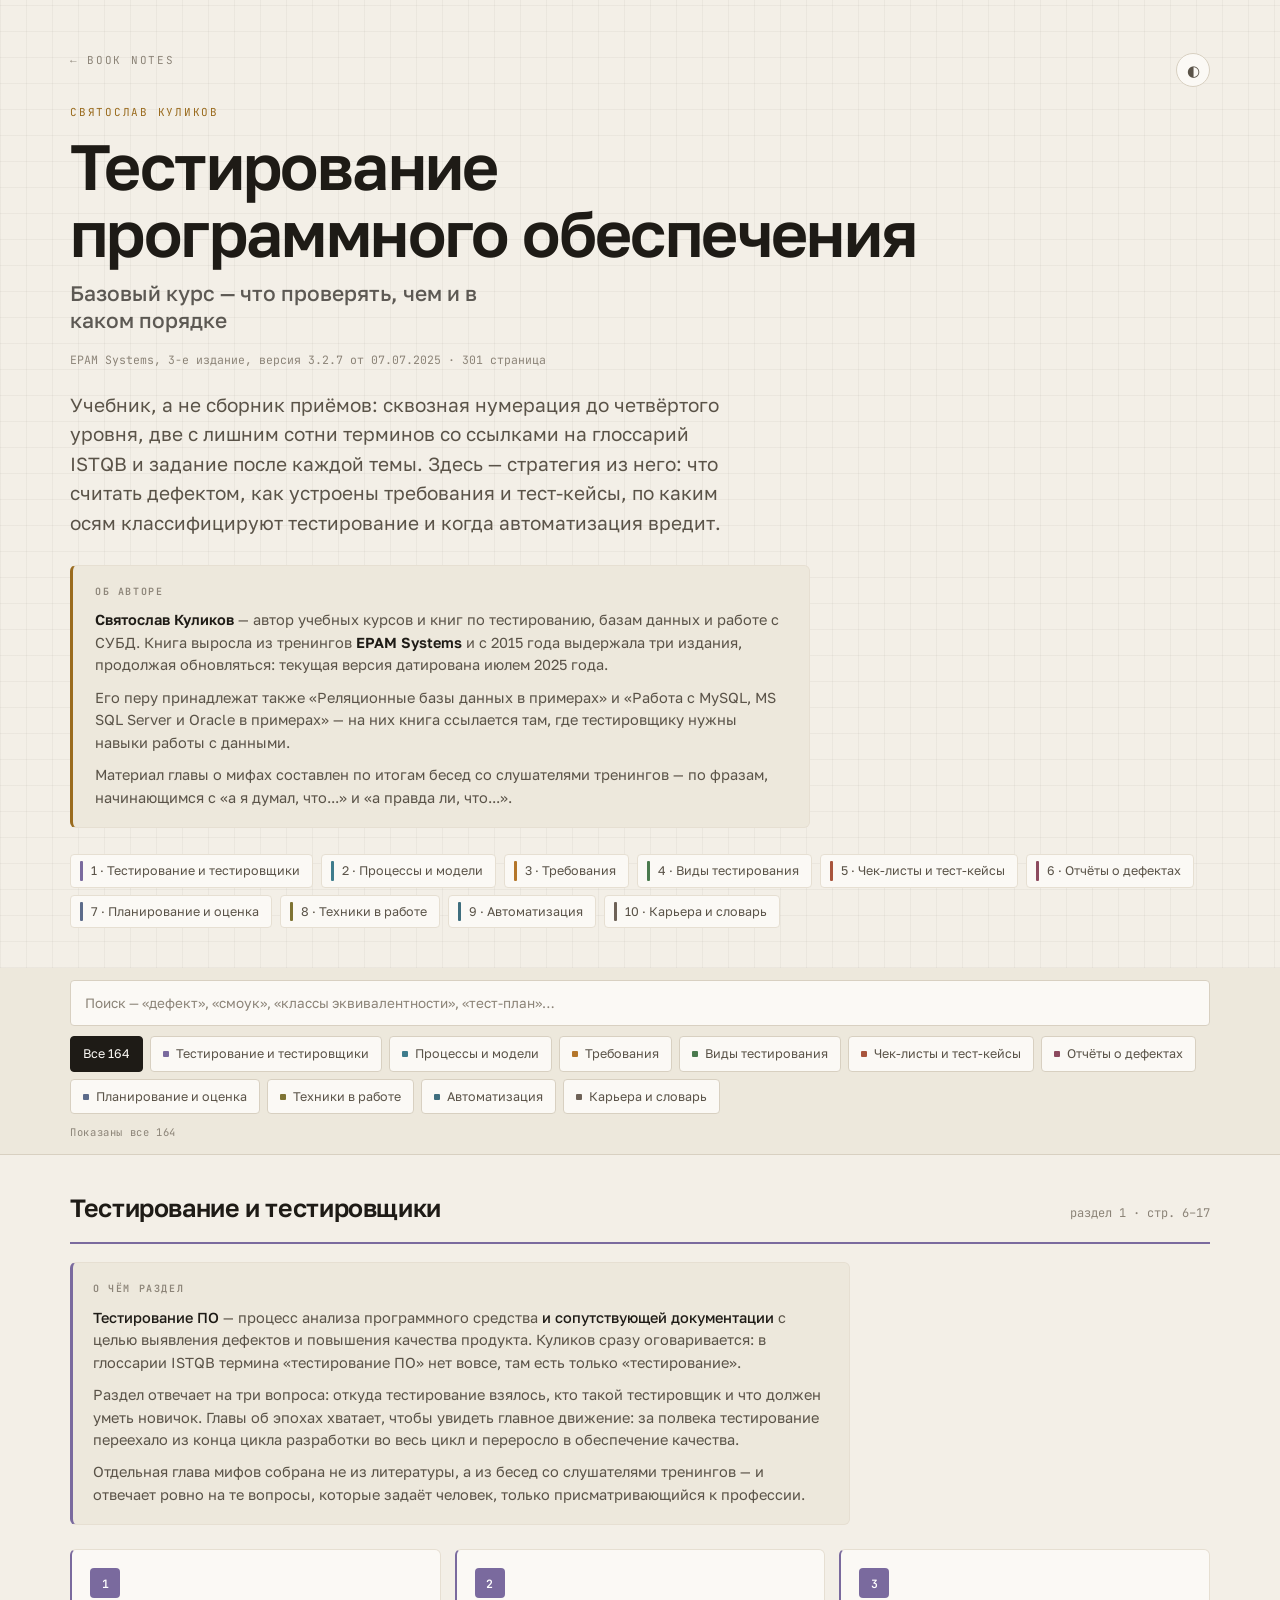
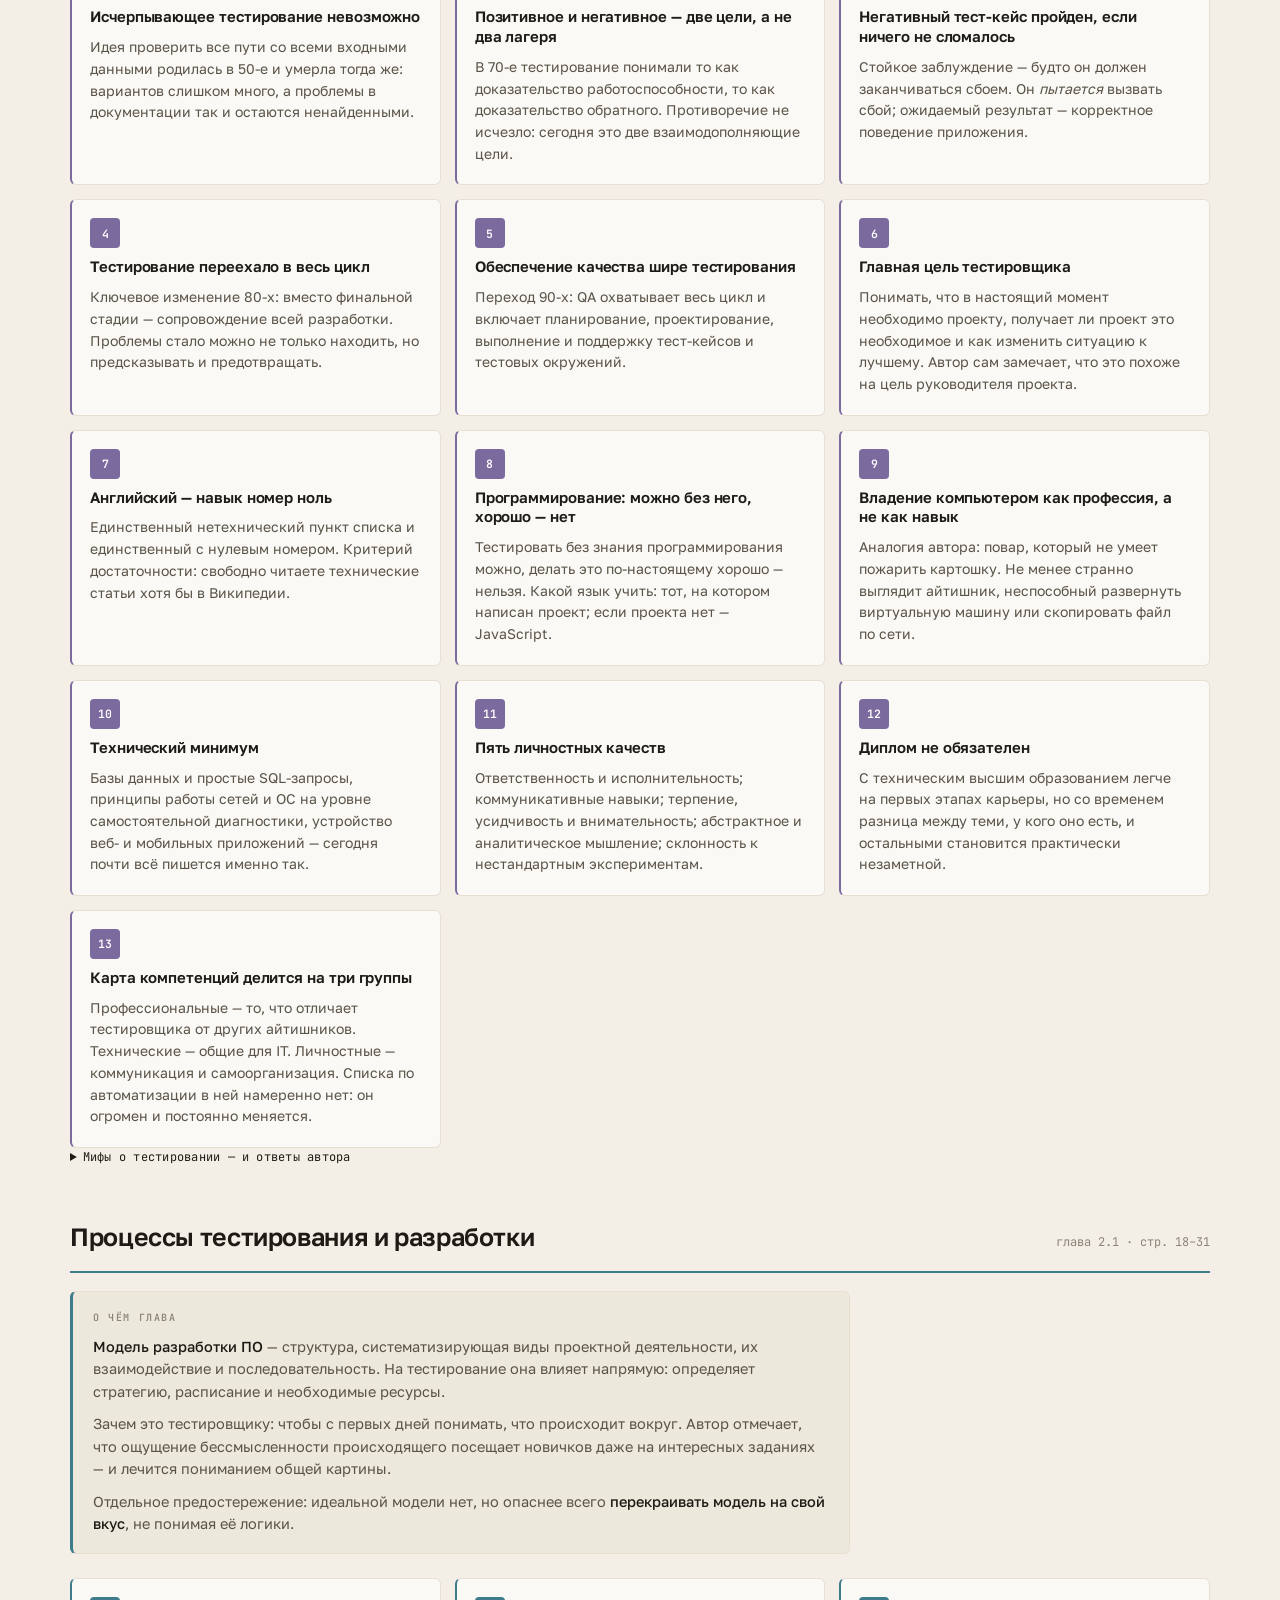
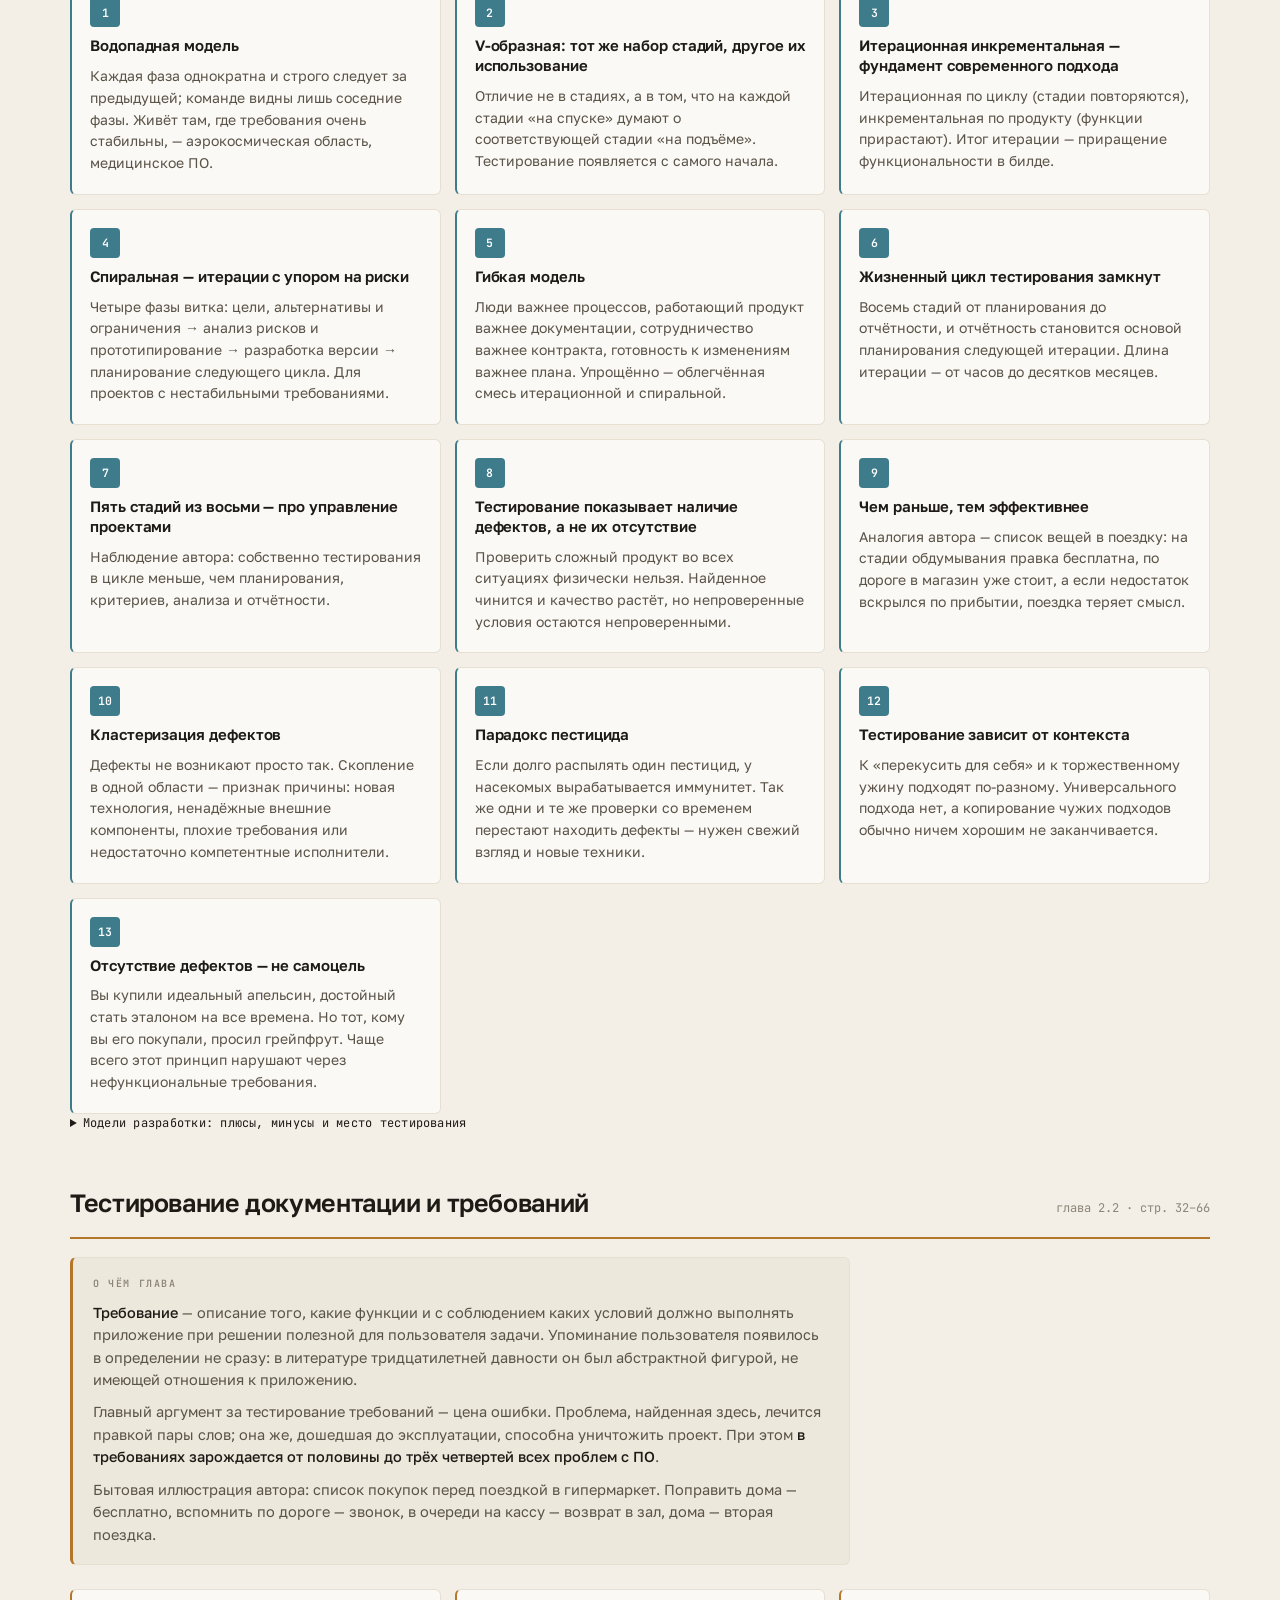
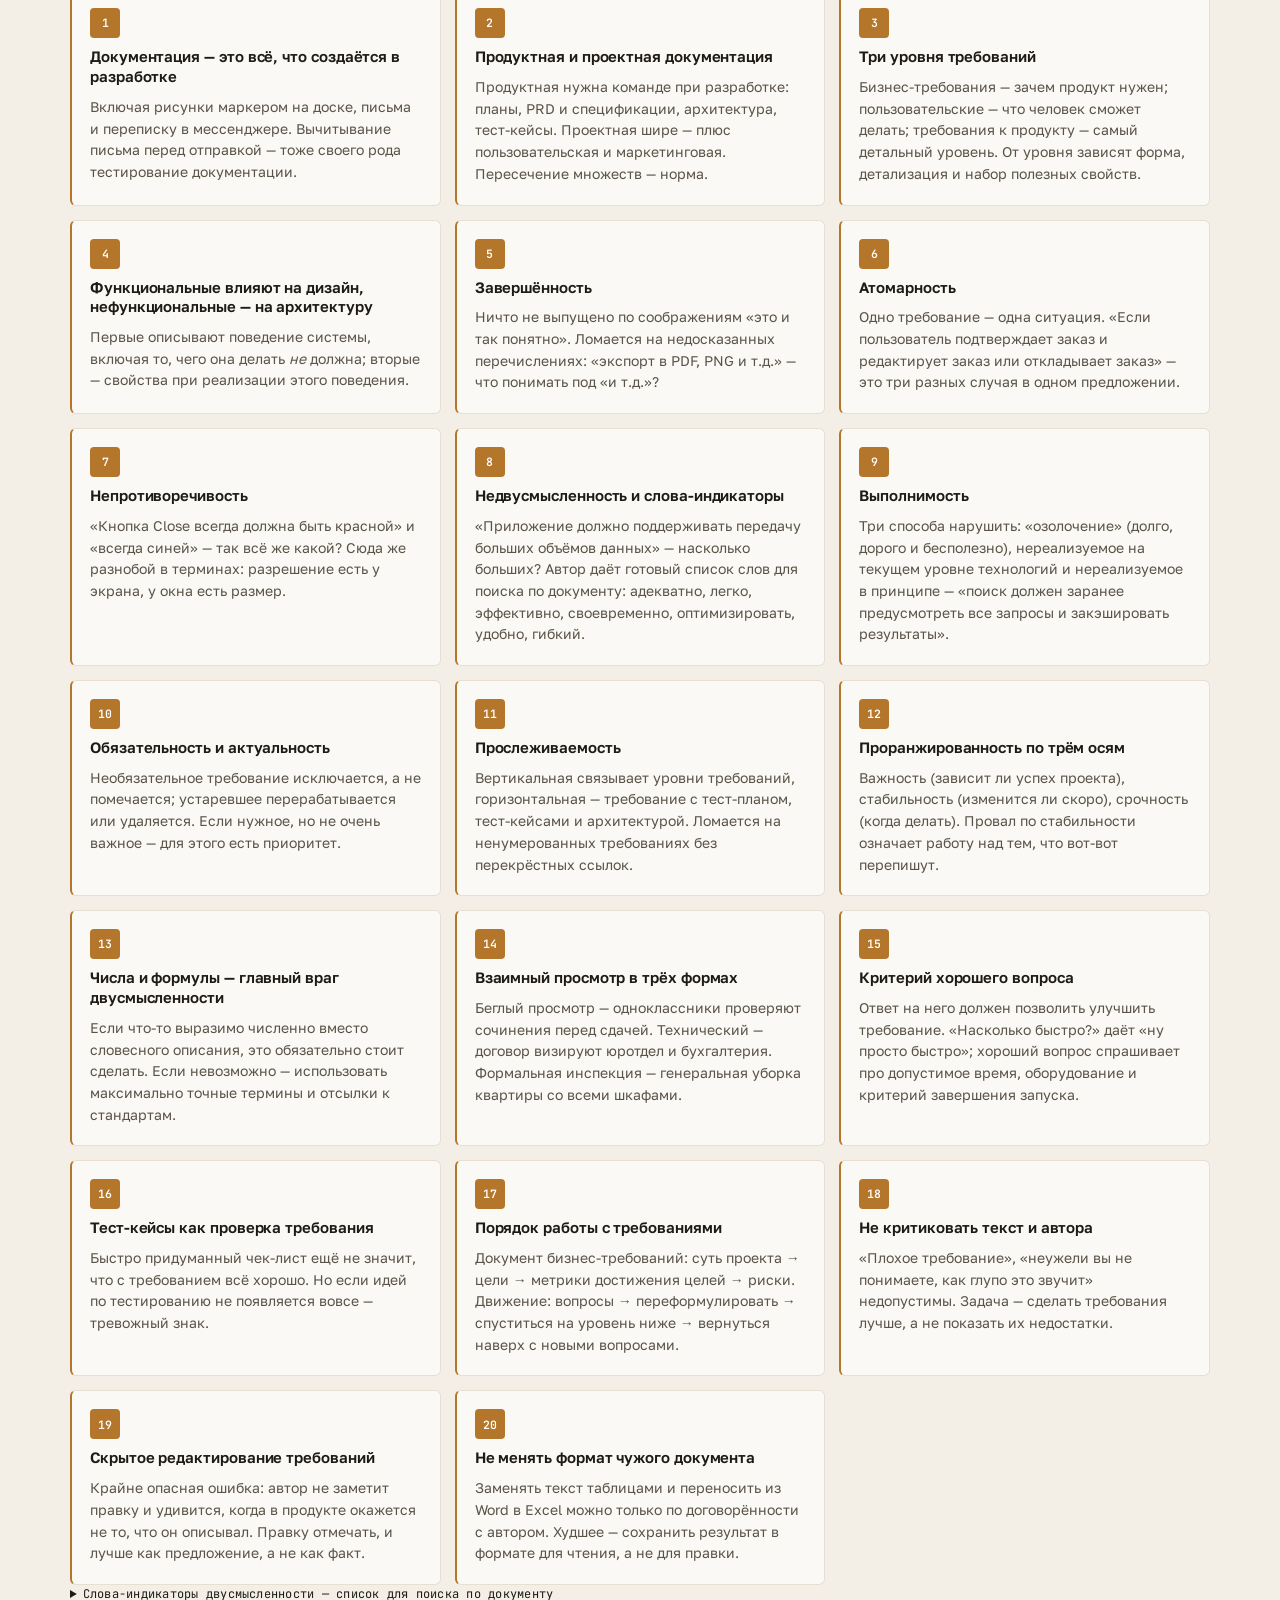
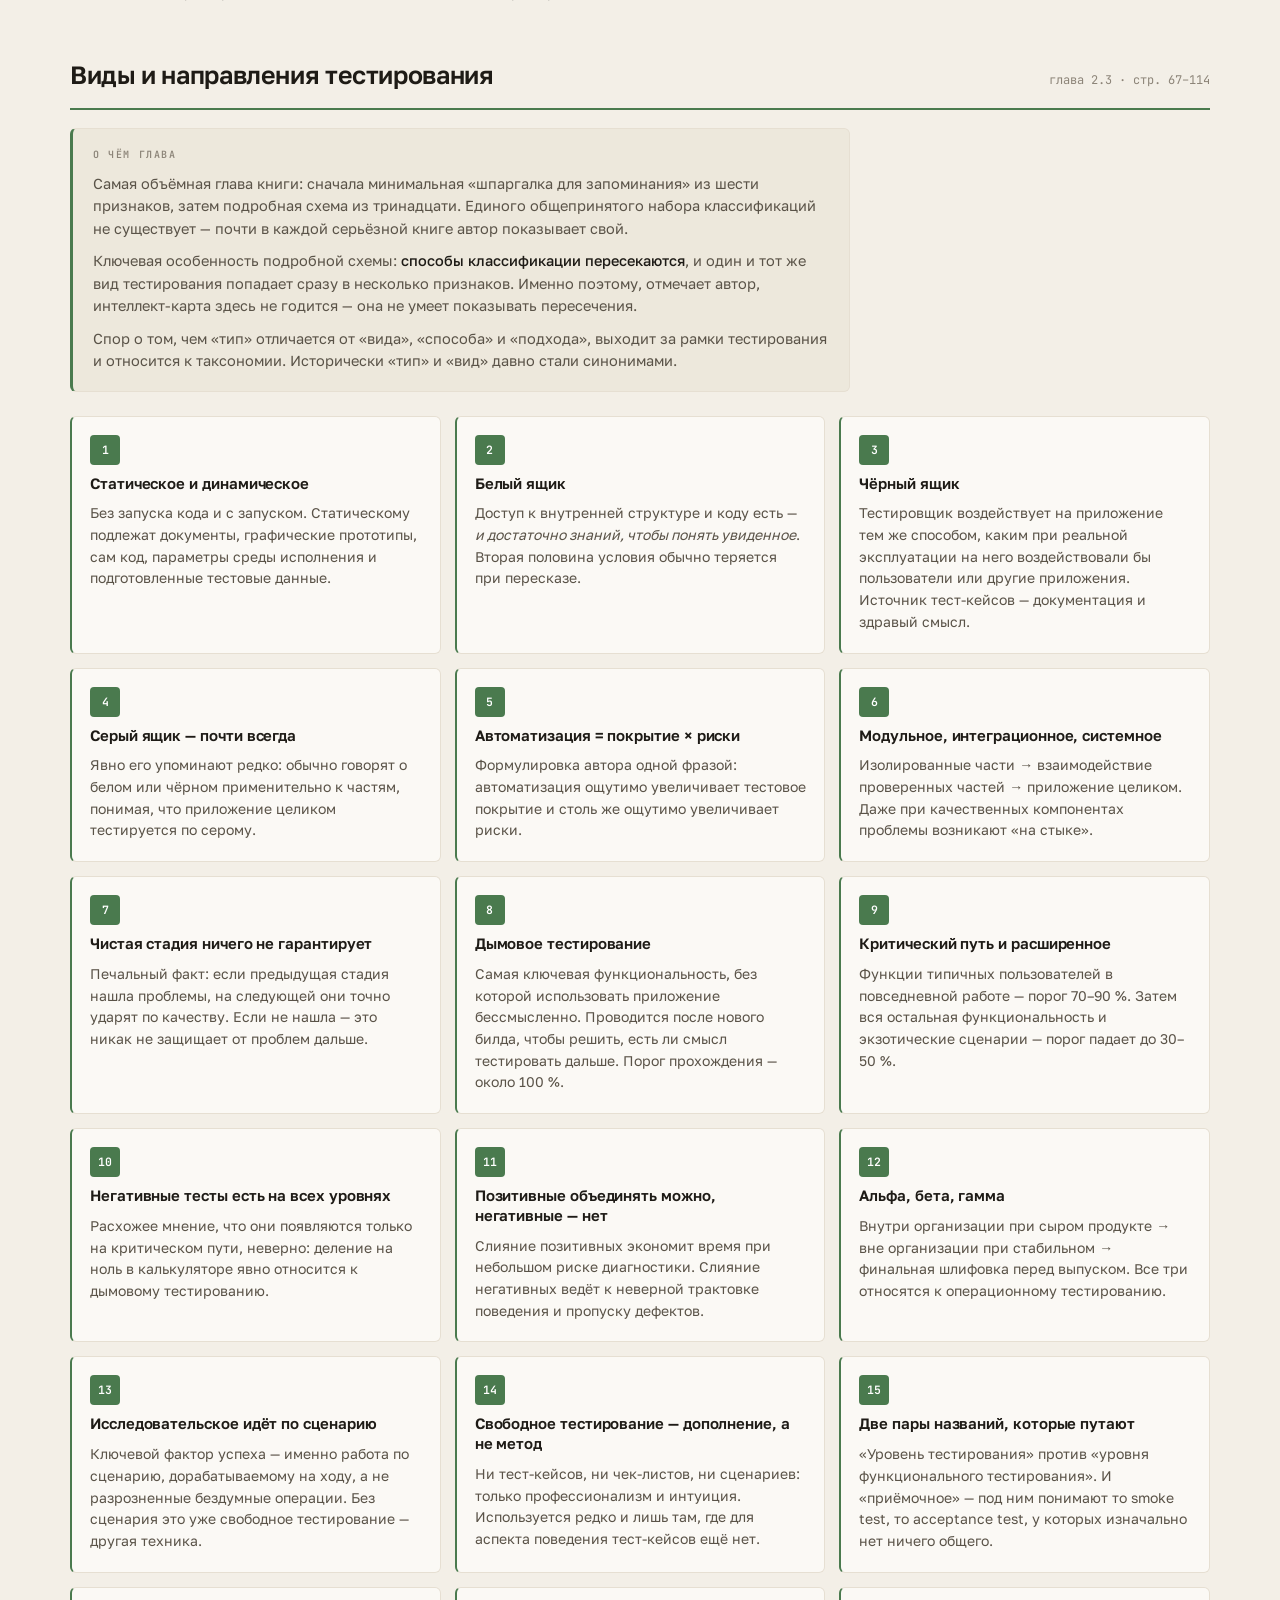
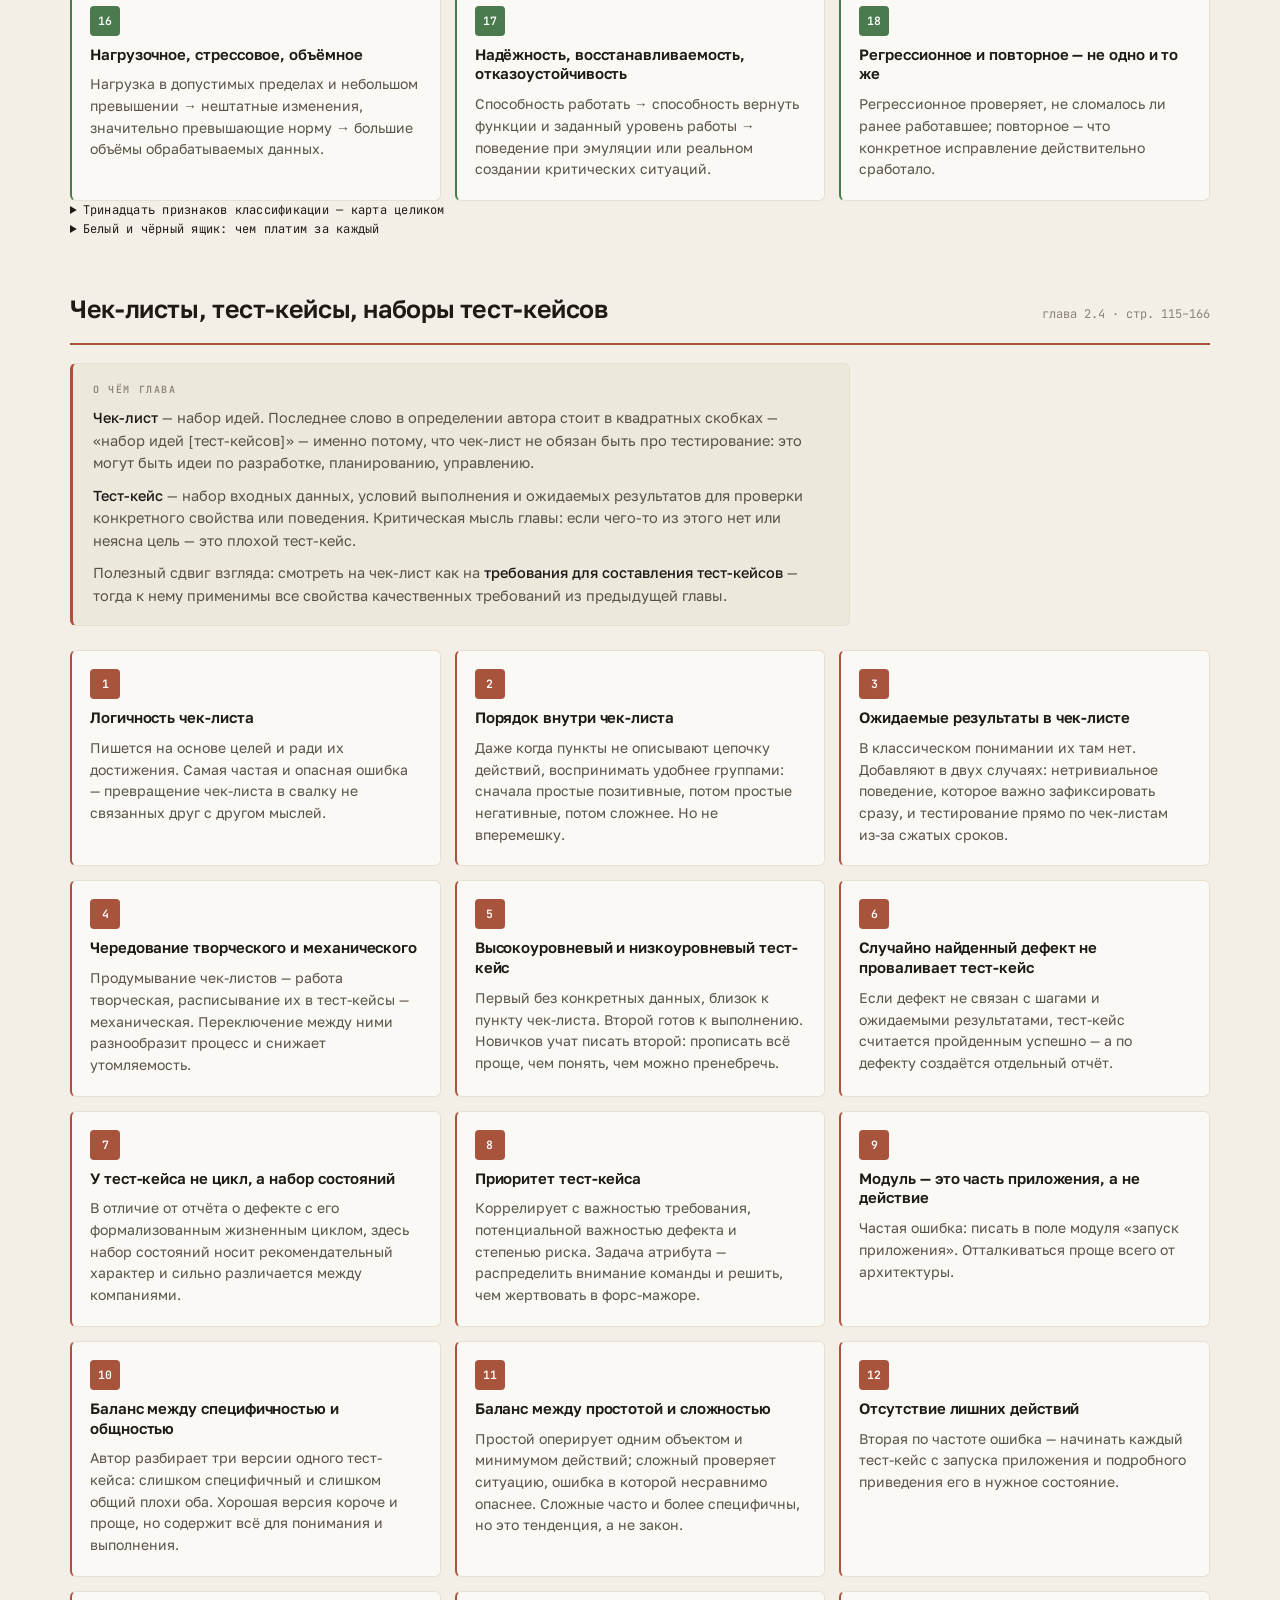
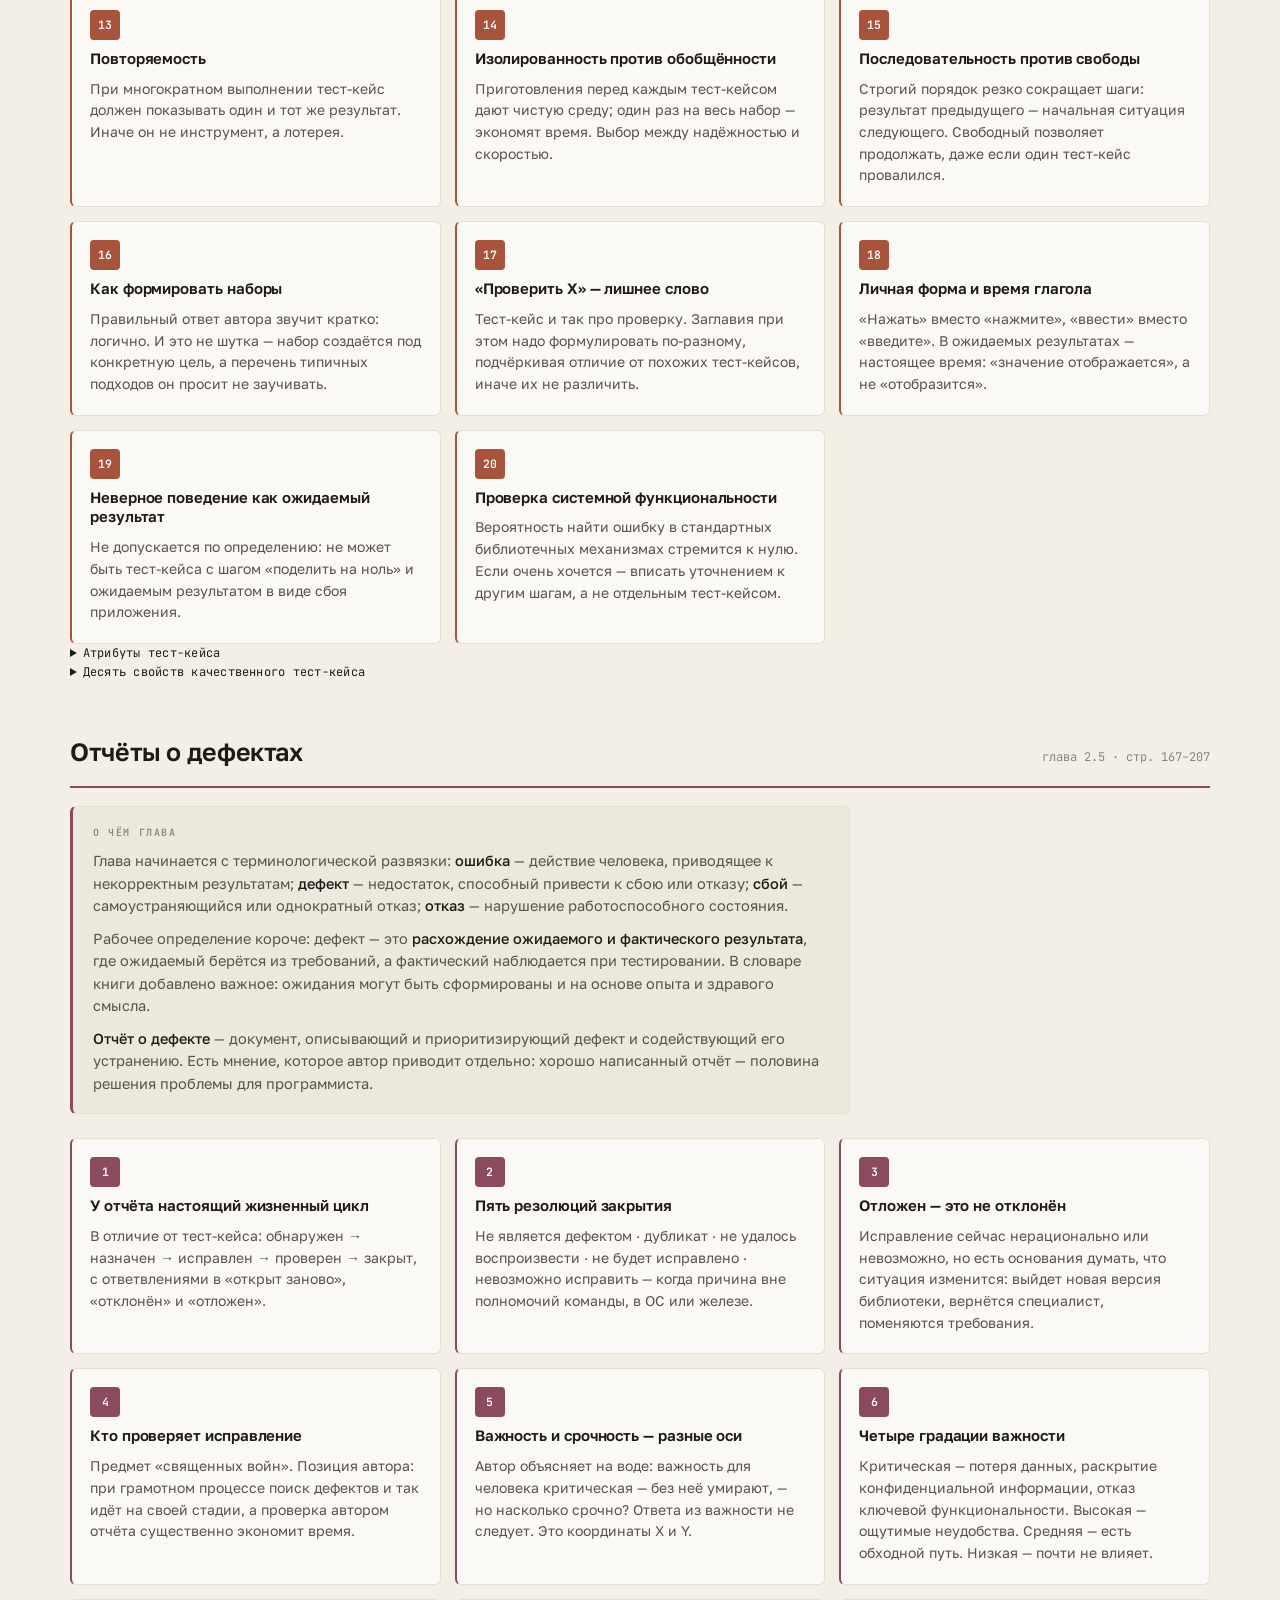
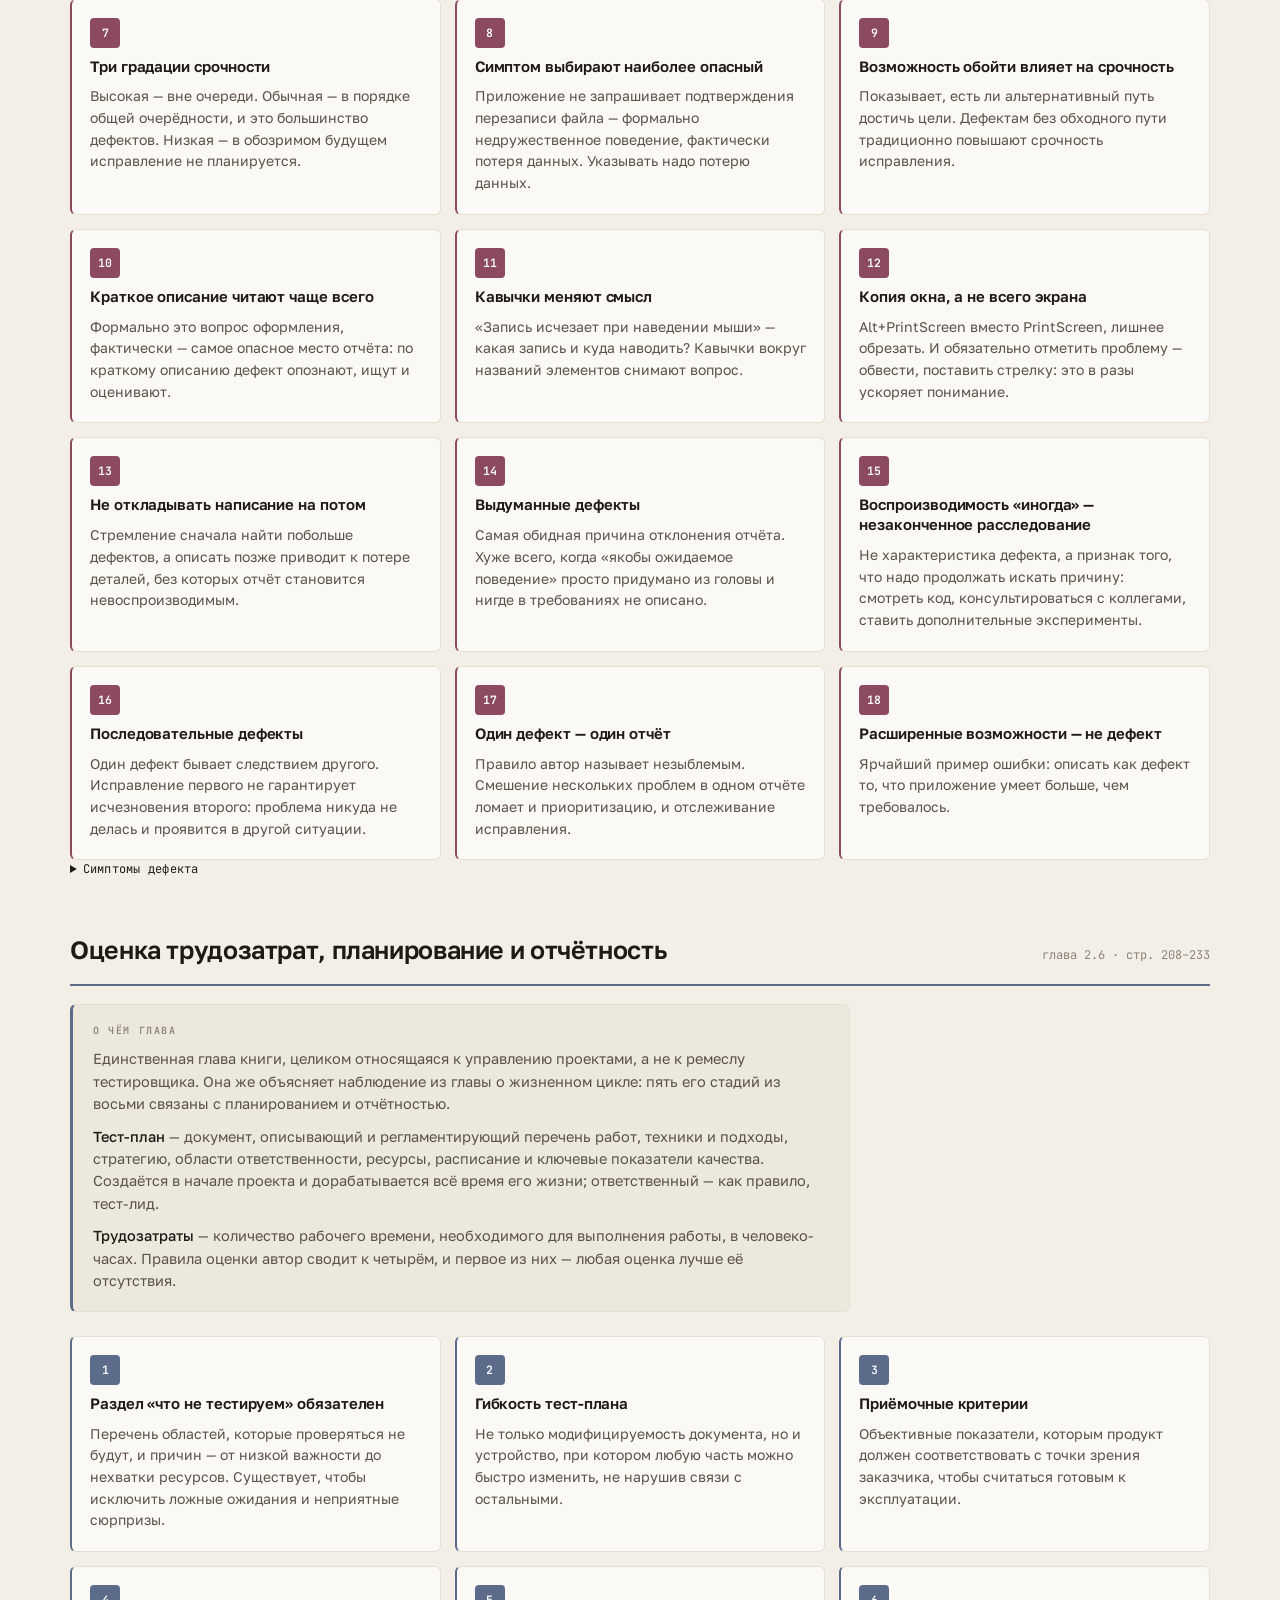
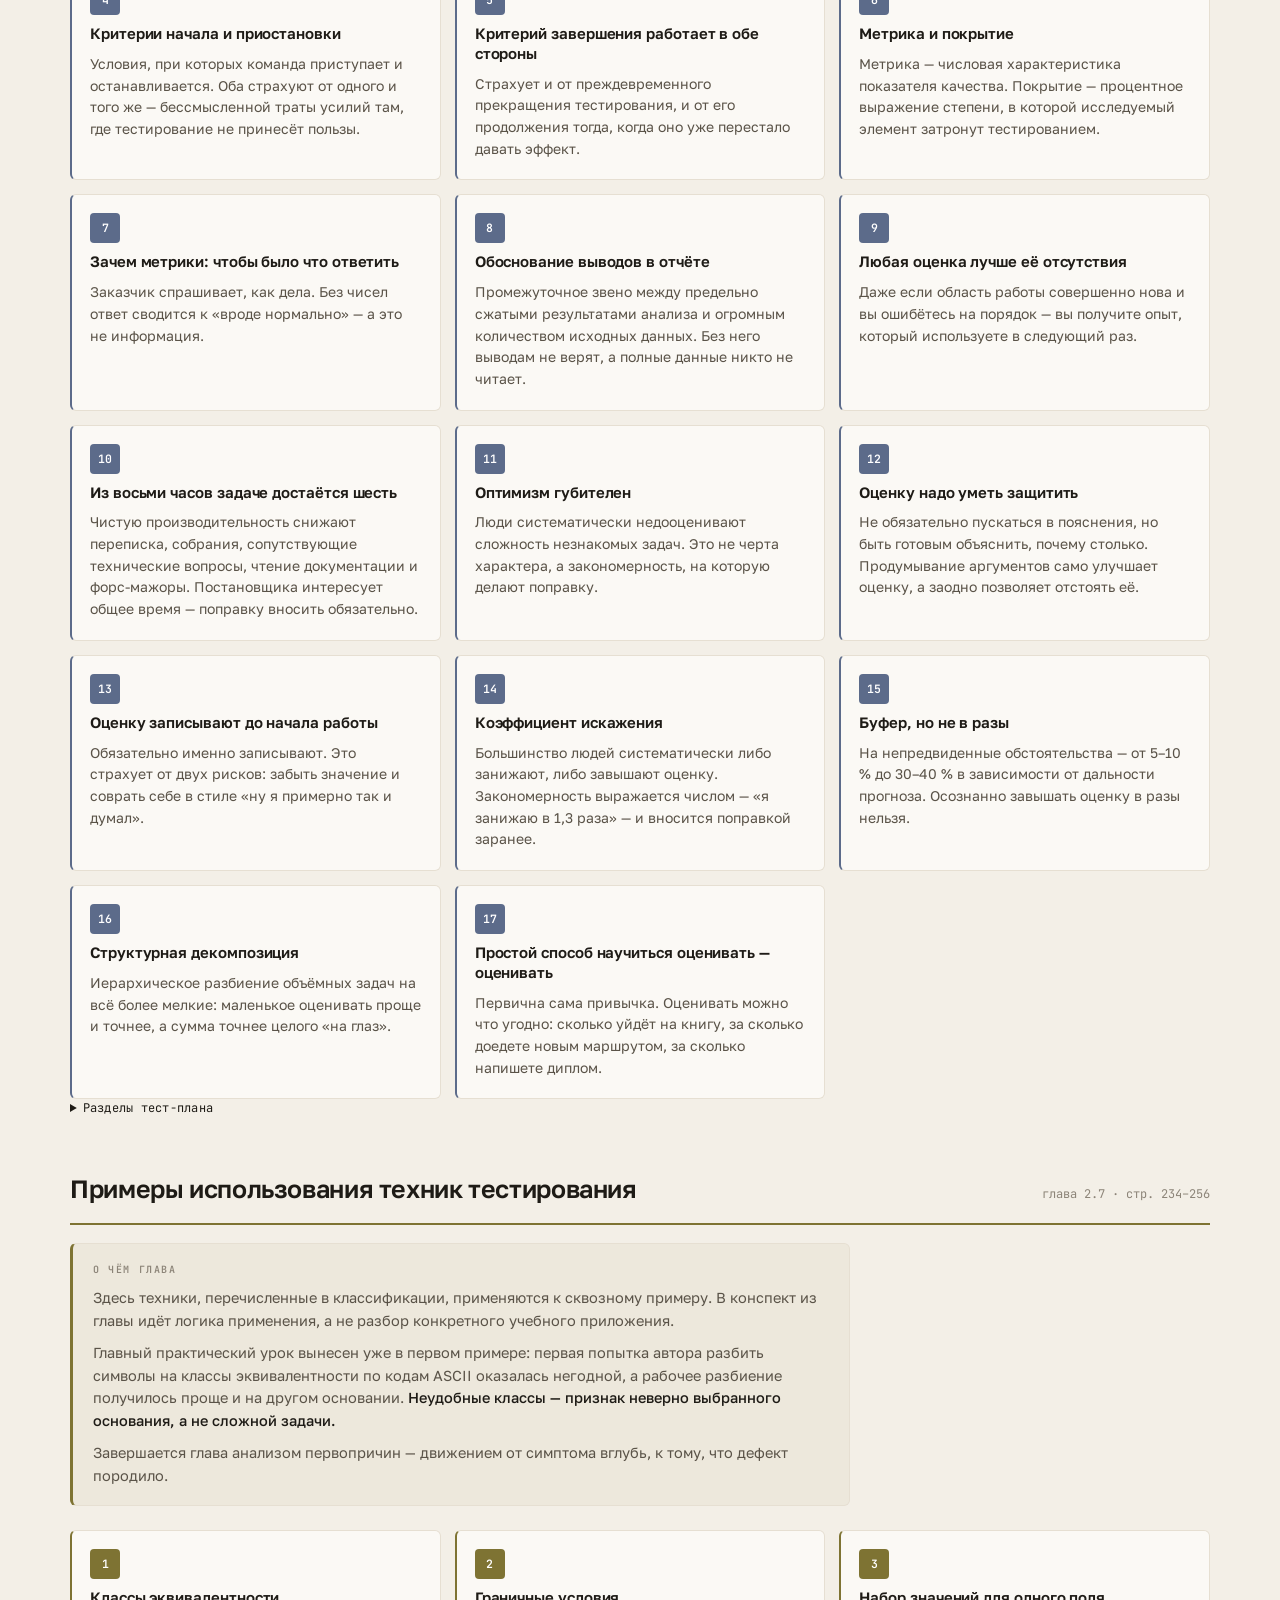
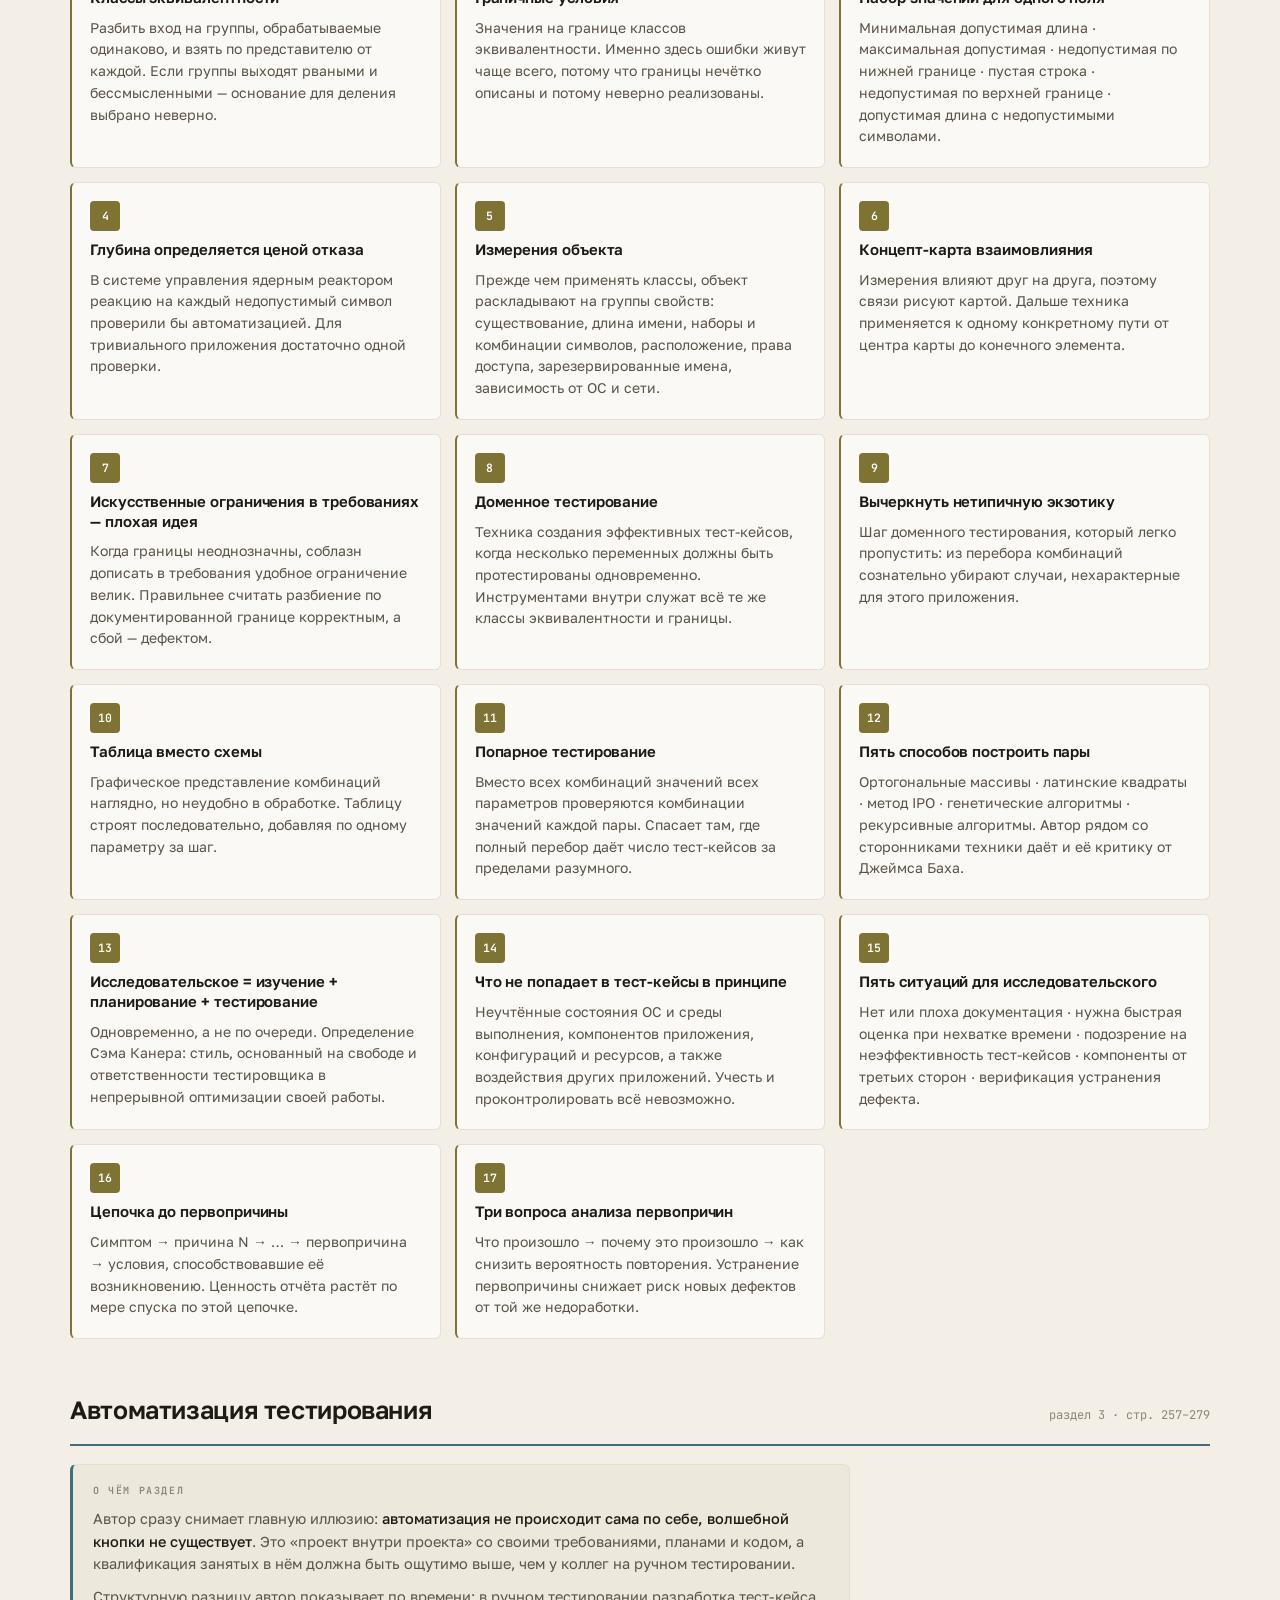
<file: books/testirovanie-po/index.html>
<!DOCTYPE html>
<html lang="ru">
<head>
<meta charset="utf-8">
<meta name="viewport" content="width=device-width, initial-scale=1">
<title>Тестирование программного обеспечения. Базовый курс — конспект книги Святослава Куликова</title>
<meta name="description" content="Конспект книги Святослава Куликова «Тестирование программного обеспечения. Базовый курс»: требования, классификация видов тестирования, тест-кейсы, отчёты о дефектах, планирование и автоматизация.">
<link rel="canonical" href="https://chickenzombie.github.io/book-notes/books/testirovanie-po/">
<link rel="icon" href="../../favicon.ico?v=3" sizes="32x32">
<link rel="icon" href="icon.svg?v=3" type="image/svg+xml">
<link rel="apple-touch-icon" href="apple-touch-icon.png?v=3">
<meta name="theme-color" content="#F3EFE7">
<meta property="og:type" content="article">
<meta property="og:site_name" content="Book Notes">
<meta property="og:locale" content="ru_RU">
<meta property="og:title" content="Тестирование ПО. Базовый курс — конспект книги Святослава Куликова">
<meta property="og:description" content="Что проверять и как: требования, классификация тестирования, тест-кейсы, отчёты о дефектах, оценка трудозатрат и автоматизация.">
<meta property="og:url" content="https://chickenzombie.github.io/book-notes/books/testirovanie-po/">
<meta name="twitter:card" content="summary">
<link rel="stylesheet" href="../../assets/fonts.css">
<link rel="stylesheet" href="../../assets/base.css">
<link rel="stylesheet" href="theme.css">
<!-- Ставит выбранную тему до первой отрисовки, иначе страница мигнёт светлой -->
<script>try{var t=localStorage.getItem("theme");if(t)document.documentElement.dataset.theme=t}catch(e){}document.documentElement.classList.add("js")</script>
<script src="../../assets/notes.js" defer></script>
<script src="../../assets/theme.js" defer></script>
</head>
<body>

<div class="progress" id="progress" aria-hidden="true"></div>

<header class="hero">
  <div class="wrap">
    <div class="topbar"><a class="back" href="../../">← Book Notes</a> <button class="theme" id="theme" type="button" aria-label="Переключить тему"><span class="to-dark" aria-hidden="true">◐</span><span class="to-light" aria-hidden="true">◑</span></button></div>
    <p class="eyebrow">Святослав Куликов</p>
    <h1>Тестирование<br>программного обеспечения</h1>
    <p class="subtitle">Базовый курс — что проверять, чем и в каком порядке</p>
    <p class="imprint">EPAM Systems, 3-е издание, версия 3.2.7 от 07.07.2025 · 301 страница</p>
    <p class="lede">Учебник, а не сборник приёмов: сквозная нумерация до четвёртого уровня, две с лишним сотни терминов со ссылками на глоссарий ISTQB и задание после каждой темы. Здесь — стратегия из него: что считать дефектом, как устроены требования и тест-кейсы, по каким осям классифицируют тестирование и когда автоматизация вредит.</p>

    <section class="author">
      <p class="label">Об авторе</p>
      <p><b>Святослав Куликов</b> — автор учебных курсов и книг по тестированию, базам данных и работе с СУБД. Книга выросла из тренингов <b>EPAM Systems</b> и с 2015 года выдержала три издания, продолжая обновляться: текущая версия датирована июлем 2025 года.</p>
      <p>Его перу принадлежат также «Реляционные базы данных в примерах» и «Работа с MySQL, MS SQL Server и Oracle в примерах» — на них книга ссылается там, где тестировщику нужны навыки работы с данными.</p>
      <p>Материал главы о мифах составлен по итогам бесед со слушателями тренингов — по фразам, начинающимся с «а я думал, что...» и «а правда ли, что...».</p>
    </section>

    <nav aria-label="Разделы конспекта">
      <ul class="toc">
        <li><a href="#basics" style="--dot:var(--c-1)">1 · Тестирование и тестировщики</a></li>
        <li><a href="#process" style="--dot:var(--c-2)">2 · Процессы и модели</a></li>
        <li><a href="#req" style="--dot:var(--c-3)">3 · Требования</a></li>
        <li><a href="#kinds" style="--dot:var(--c-4)">4 · Виды тестирования</a></li>
        <li><a href="#cases" style="--dot:var(--c-5)">5 · Чек-листы и тест-кейсы</a></li>
        <li><a href="#defects" style="--dot:var(--c-6)">6 · Отчёты о дефектах</a></li>
        <li><a href="#plan" style="--dot:var(--c-7)">7 · Планирование и оценка</a></li>
        <li><a href="#tech" style="--dot:var(--c-8)">8 · Техники в работе</a></li>
        <li><a href="#auto" style="--dot:var(--c-9)">9 · Автоматизация</a></li>
        <li><a href="#career" style="--dot:var(--c-10)">10 · Карьера и словарь</a></li>
      </ul>
    </nav>
  </div>
</header>

<div class="controls" id="controls">
  <div class="wrap">
    <input class="search" id="q" type="search" placeholder="Поиск — «дефект», «смоук», «классы эквивалентности», «тест-план»…" aria-label="Поиск по конспекту">
    <div class="chips" id="chips" role="group" aria-label="Фильтр по разделам"></div>
    <p class="status" id="status" role="status"></p>
  </div>
</div>

<main class="wrap">

  <!-- 1 ─────────────────────────────────────────────────────────────── -->
  <section class="sect" id="basics" data-chip="Тестирование и тестировщики" style="--hue:var(--c-1)">
    <div class="sect-head">
      <h2>Тестирование и тестировщики</h2>
      <span class="range">раздел 1 · стр. 6–17</span>
    </div>
    <div class="intro">
      <p class="label">О чём раздел</p>
      <p><em>Тестирование ПО</em> — процесс анализа программного средства <em>и сопутствующей документации</em> с целью выявления дефектов и повышения качества продукта. Куликов сразу оговаривается: в глоссарии ISTQB термина «тестирование ПО» нет вовсе, там есть только «тестирование».</p>
      <p>Раздел отвечает на три вопроса: откуда тестирование взялось, кто такой тестировщик и что должен уметь новичок. Главы об эпохах хватает, чтобы увидеть главное движение: за полвека тестирование переехало из конца цикла разработки во весь цикл и переросло в обеспечение качества.</p>
      <p>Отдельная глава мифов собрана не из литературы, а из бесед со слушателями тренингов — и отвечает ровно на те вопросы, которые задаёт человек, только присматривающийся к профессии.</p>
    </div>
    <div class="grid">
      <article class="card">
        <span class="marker">1</span>
        <h3>Исчерпывающее тестирование невозможно</h3>
        <p>Идея проверить все пути со всеми входными данными родилась в 50-е и умерла тогда же: вариантов слишком много, а проблемы в документации так и остаются ненайденными.</p>
      </article>
      <article class="card">
        <span class="marker">2</span>
        <h3>Позитивное и негативное — две цели, а не два лагеря</h3>
        <p>В 70-е тестирование понимали то как доказательство работоспособности, то как доказательство обратного. Противоречие не исчезло: сегодня это две взаимодополняющие цели.</p>
      </article>
      <article class="card">
        <span class="marker">3</span>
        <h3>Негативный тест-кейс пройден, если ничего не сломалось</h3>
        <p>Стойкое заблуждение — будто он должен заканчиваться сбоем. Он <em>пытается</em> вызвать сбой; ожидаемый результат — корректное поведение приложения.</p>
      </article>
      <article class="card">
        <span class="marker">4</span>
        <h3>Тестирование переехало в весь цикл</h3>
        <p>Ключевое изменение 80-х: вместо финальной стадии — сопровождение всей разработки. Проблемы стало можно не только находить, но предсказывать и предотвращать.</p>
      </article>
      <article class="card">
        <span class="marker">5</span>
        <h3>Обеспечение качества шире тестирования</h3>
        <p>Переход 90-х: QA охватывает весь цикл и включает планирование, проектирование, выполнение и поддержку тест-кейсов и тестовых окружений.</p>
      </article>
      <article class="card">
        <span class="marker">6</span>
        <h3>Главная цель тестировщика</h3>
        <p>Понимать, что в настоящий момент необходимо проекту, получает ли проект это необходимое и как изменить ситуацию к лучшему. Автор сам замечает, что это похоже на цель руководителя проекта.</p>
      </article>
      <article class="card">
        <span class="marker">7</span>
        <h3>Английский — навык номер ноль</h3>
        <p>Единственный нетехнический пункт списка и единственный с нулевым номером. Критерий достаточности: свободно читаете технические статьи хотя бы в Википедии.</p>
      </article>
      <article class="card">
        <span class="marker">8</span>
        <h3>Программирование: можно без него, хорошо — нет</h3>
        <p>Тестировать без знания программирования можно, делать это по-настоящему хорошо — нельзя. Какой язык учить: тот, на котором написан проект; если проекта нет — JavaScript.</p>
      </article>
      <article class="card">
        <span class="marker">9</span>
        <h3>Владение компьютером как профессия, а не как навык</h3>
        <p>Аналогия автора: повар, который не умеет пожарить картошку. Не менее странно выглядит айтишник, неспособный развернуть виртуальную машину или скопировать файл по сети.</p>
      </article>
      <article class="card">
        <span class="marker">10</span>
        <h3>Технический минимум</h3>
        <p>Базы данных и простые SQL-запросы, принципы работы сетей и ОС на уровне самостоятельной диагностики, устройство веб- и мобильных приложений — сегодня почти всё пишется именно так.</p>
      </article>
      <article class="card">
        <span class="marker">11</span>
        <h3>Пять личностных качеств</h3>
        <p>Ответственность и исполнительность; коммуникативные навыки; терпение, усидчивость и внимательность; абстрактное и аналитическое мышление; склонность к нестандартным экспериментам.</p>
      </article>
      <article class="card">
        <span class="marker">12</span>
        <h3>Диплом не обязателен</h3>
        <p>С техническим высшим образованием легче на первых этапах карьеры, но со временем разница между теми, у кого оно есть, и остальными становится практически незаметной.</p>
      </article>
      <article class="card">
        <span class="marker">13</span>
        <h3>Карта компетенций делится на три группы</h3>
        <p>Профессиональные — то, что отличает тестировщика от других айтишников. Технические — общие для IT. Личностные — коммуникация и самоорганизация. Списка по автоматизации в ней намеренно нет: он огромен и постоянно меняется.</p>
      </article>
    </div>
    <details class="ref">
      <summary>Мифы о тестировании — и ответы автора</summary>
      <div class="scroll">
        <table>
          <thead><tr><th>«А я думал, что...»</th><th>Ответ</th></tr></thead>
          <tbody>
            <tr><td>Не надо разбираться в компьютерах</td><td>Без комментариев. Доля работы, которую можно делать «на пальцах», бесконечно мала</td></tr>
            <tr><td>Обязательно надо хорошо знать программирование</td><td>Хорошо, когда знает, ещё лучше — когда знает хорошо. Но для начала карьеры хватает общих представлений</td></tr>
            <tr><td>В тестировании всё просто</td><td>В кулинарии тоже всё просто, если речь о заваривании чая в пакетике. И почему-то мифа «программирование — это просто» не существует</td></tr>
            <tr><td>В тестировании куча рутины и скуки</td><td>Не больше и не меньше, чем в других IT-профессиях; остальное зависит от того, как вы организуете работу</td></tr>
            <tr><td>Тестировщика должны всему научить</td><td>Не должны, и тем более не «всему». Учиться придётся до пенсии</td></tr>
            <tr><td>В тестировщики идут те, кто не смог стать программистом</td><td>А в скрипачи — те, кто не смог стать пианистом?</td></tr>
            <tr><td>В тестировании сложно построить карьеру</td><td>Наоборот, едва ли не самая динамичная в IT</td></tr>
            <tr><td>Тестировщик виноват во всём</td><td>Это как признать, что в болезни пациента виновен термометр. За успех продукта отвечает вся команда</td></tr>
            <tr><td>Тестировщиков заменит автоматизация</td><td>Автоматизация веками забирает работу, не требующую квалификации. Но кто заставляет оставаться на её уровне?</td></tr>
          </tbody>
        </table>
      </div>
    </details>
  </section>

  <!-- 2 ─────────────────────────────────────────────────────────────── -->
  <section class="sect" id="process" data-chip="Процессы и модели" style="--hue:var(--c-2)">
    <div class="sect-head">
      <h2>Процессы тестирования и разработки</h2>
      <span class="range">глава 2.1 · стр. 18–31</span>
    </div>
    <div class="intro">
      <p class="label">О чём глава</p>
      <p><em>Модель разработки ПО</em> — структура, систематизирующая виды проектной деятельности, их взаимодействие и последовательность. На тестирование она влияет напрямую: определяет стратегию, расписание и необходимые ресурсы.</p>
      <p>Зачем это тестировщику: чтобы с первых дней понимать, что происходит вокруг. Автор отмечает, что ощущение бессмысленности происходящего посещает новичков даже на интересных заданиях — и лечится пониманием общей картины.</p>
      <p>Отдельное предостережение: идеальной модели нет, но опаснее всего <em>перекраивать модель на свой вкус</em>, не понимая её логики.</p>
    </div>
    <div class="grid">
      <article class="card">
        <span class="marker">1</span>
        <h3>Водопадная модель</h3>
        <p>Каждая фаза однократна и строго следует за предыдущей; команде видны лишь соседние фазы. Живёт там, где требования очень стабильны, — аэрокосмическая область, медицинское ПО.</p>
      </article>
      <article class="card">
        <span class="marker">2</span>
        <h3>V-образная: тот же набор стадий, другое их использование</h3>
        <p>Отличие не в стадиях, а в том, что на каждой стадии «на спуске» думают о соответствующей стадии «на подъёме». Тестирование появляется с самого начала.</p>
      </article>
      <article class="card">
        <span class="marker">3</span>
        <h3>Итерационная инкрементальная — фундамент современного подхода</h3>
        <p>Итерационная по циклу (стадии повторяются), инкрементальная по продукту (функции прирастают). Итог итерации — приращение функциональности в билде.</p>
      </article>
      <article class="card">
        <span class="marker">4</span>
        <h3>Спиральная — итерации с упором на риски</h3>
        <p>Четыре фазы витка: цели, альтернативы и ограничения → анализ рисков и прототипирование → разработка версии → планирование следующего цикла. Для проектов с нестабильными требованиями.</p>
      </article>
      <article class="card">
        <span class="marker">5</span>
        <h3>Гибкая модель</h3>
        <p>Люди важнее процессов, работающий продукт важнее документации, сотрудничество важнее контракта, готовность к изменениям важнее плана. Упрощённо — облегчённая смесь итерационной и спиральной.</p>
      </article>
      <article class="card">
        <span class="marker">6</span>
        <h3>Жизненный цикл тестирования замкнут</h3>
        <p>Восемь стадий от планирования до отчётности, и отчётность становится основой планирования следующей итерации. Длина итерации — от часов до десятков месяцев.</p>
      </article>
      <article class="card">
        <span class="marker">7</span>
        <h3>Пять стадий из восьми — про управление проектами</h3>
        <p>Наблюдение автора: собственно тестирования в цикле меньше, чем планирования, критериев, анализа и отчётности.</p>
      </article>
      <article class="card">
        <span class="marker">8</span>
        <h3>Тестирование показывает наличие дефектов, а не их отсутствие</h3>
        <p>Проверить сложный продукт во всех ситуациях физически нельзя. Найденное чинится и качество растёт, но непроверенные условия остаются непроверенными.</p>
      </article>
      <article class="card">
        <span class="marker">9</span>
        <h3>Чем раньше, тем эффективнее</h3>
        <p>Аналогия автора — список вещей в поездку: на стадии обдумывания правка бесплатна, по дороге в магазин уже стоит, а если недостаток вскрылся по прибытии, поездка теряет смысл.</p>
      </article>
      <article class="card">
        <span class="marker">10</span>
        <h3>Кластеризация дефектов</h3>
        <p>Дефекты не возникают просто так. Скопление в одной области — признак причины: новая технология, ненадёжные внешние компоненты, плохие требования или недостаточно компетентные исполнители.</p>
      </article>
      <article class="card">
        <span class="marker">11</span>
        <h3>Парадокс пестицида</h3>
        <p>Если долго распылять один пестицид, у насекомых вырабатывается иммунитет. Так же одни и те же проверки со временем перестают находить дефекты — нужен свежий взгляд и новые техники.</p>
      </article>
      <article class="card">
        <span class="marker">12</span>
        <h3>Тестирование зависит от контекста</h3>
        <p>К «перекусить для себя» и к торжественному ужину подходят по-разному. Универсального подхода нет, а копирование чужих подходов обычно ничем хорошим не заканчивается.</p>
      </article>
      <article class="card">
        <span class="marker">13</span>
        <h3>Отсутствие дефектов — не самоцель</h3>
        <p>Вы купили идеальный апельсин, достойный стать эталоном на все времена. Но тот, кому вы его покупали, просил грейпфрут. Чаще всего этот принцип нарушают через нефункциональные требования.</p>
      </article>
    </div>
    <details class="ref">
      <summary>Модели разработки: плюсы, минусы и место тестирования</summary>
      <div class="scroll">
        <table>
          <thead><tr><th>Модель</th><th>Преимущества</th><th>Недостатки</th><th>Когда тестируем</th></tr></thead>
          <tbody>
            <tr><td>Водопадная</td><td>Чёткий результат у каждой стадии; один вид работы за раз; хороша для небольших задач</td><td>Не адаптируется к изменениям; работающий продукт появляется поздно</td><td>С середины проекта</td></tr>
            <tr><td>V-образная</td><td>Чёткий результат у стадии; внимание тестированию с первой стадии; хороша при стабильных требованиях</td><td>Мало гибкости; нет раннего прототипирования; трудно чинить пропущенное</td><td>На переходах между стадиями</td></tr>
            <tr><td>Итерационная инкрементальная</td><td>Раннее прототипирование; простое управление итерациями; декомпозиция на управляемые куски</td><td>Мало гибкости внутри итерации; трудно чинить пропущенное раньше</td><td>В определённые моменты итераций и повторно после доработок</td></tr>
            <tr><td>Спиральная</td><td>Глубокий анализ рисков; подходит крупным проектам; раннее прототипирование</td><td>Высокие накладные расходы; плохо применима к небольшим проектам; зависит от качества анализа рисков</td><td>—</td></tr>
            <tr><td>Гибкая</td><td>Максимальное вовлечение заказчика; много работы с требованиями; тесная интеграция с разработкой; минимум документации</td><td>Сложна для больших проектов; трудно построить стабильные процессы</td><td>В моменты итераций и в любой необходимый момент</td></tr>
          </tbody>
        </table>
      </div>
    </details>
  </section>

  <!-- 3 ─────────────────────────────────────────────────────────────── -->
  <section class="sect" id="req" data-chip="Требования" style="--hue:var(--c-3)">
    <div class="sect-head">
      <h2>Тестирование документации и требований</h2>
      <span class="range">глава 2.2 · стр. 32–66</span>
    </div>
    <div class="intro">
      <p class="label">О чём глава</p>
      <p><em>Требование</em> — описание того, какие функции и с соблюдением каких условий должно выполнять приложение при решении полезной для пользователя задачи. Упоминание пользователя появилось в определении не сразу: в литературе тридцатилетней давности он был абстрактной фигурой, не имеющей отношения к приложению.</p>
      <p>Главный аргумент за тестирование требований — цена ошибки. Проблема, найденная здесь, лечится правкой пары слов; она же, дошедшая до эксплуатации, способна уничтожить проект. При этом <em>в требованиях зарождается от половины до трёх четвертей всех проблем с ПО</em>.</p>
      <p>Бытовая иллюстрация автора: список покупок перед поездкой в гипермаркет. Поправить дома — бесплатно, вспомнить по дороге — звонок, в очереди на кассу — возврат в зал, дома — вторая поездка.</p>
    </div>
    <div class="grid">
      <article class="card">
        <span class="marker">1</span>
        <h3>Документация — это всё, что создаётся в разработке</h3>
        <p>Включая рисунки маркером на доске, письма и переписку в мессенджере. Вычитывание письма перед отправкой — тоже своего рода тестирование документации.</p>
      </article>
      <article class="card">
        <span class="marker">2</span>
        <h3>Продуктная и проектная документация</h3>
        <p>Продуктная нужна команде при разработке: планы, PRD и спецификации, архитектура, тест-кейсы. Проектная шире — плюс пользовательская и маркетинговая. Пересечение множеств — норма.</p>
      </article>
      <article class="card">
        <span class="marker">3</span>
        <h3>Три уровня требований</h3>
        <p>Бизнес-требования — зачем продукт нужен; пользовательские — что человек сможет делать; требования к продукту — самый детальный уровень. От уровня зависят форма, детализация и набор полезных свойств.</p>
      </article>
      <article class="card">
        <span class="marker">4</span>
        <h3>Функциональные влияют на дизайн, нефункциональные — на архитектуру</h3>
        <p>Первые описывают поведение системы, включая то, чего она делать <em>не</em> должна; вторые — свойства при реализации этого поведения.</p>
      </article>
      <article class="card">
        <span class="marker">5</span>
        <h3>Завершённость</h3>
        <p>Ничто не выпущено по соображениям «это и так понятно». Ломается на недосказанных перечислениях: «экспорт в PDF, PNG и т.д.» — что понимать под «и т.д.»?</p>
      </article>
      <article class="card">
        <span class="marker">6</span>
        <h3>Атомарность</h3>
        <p>Одно требование — одна ситуация. «Если пользователь подтверждает заказ и редактирует заказ или откладывает заказ» — это три разных случая в одном предложении.</p>
      </article>
      <article class="card">
        <span class="marker">7</span>
        <h3>Непротиворечивость</h3>
        <p>«Кнопка Close всегда должна быть красной» и «всегда синей» — так всё же какой? Сюда же разнобой в терминах: разрешение есть у экрана, у окна есть размер.</p>
      </article>
      <article class="card">
        <span class="marker">8</span>
        <h3>Недвусмысленность и слова-индикаторы</h3>
        <p>«Приложение должно поддерживать передачу больших объёмов данных» — насколько больших? Автор даёт готовый список слов для поиска по документу: адекватно, легко, эффективно, своевременно, оптимизировать, удобно, гибкий.</p>
      </article>
      <article class="card">
        <span class="marker">9</span>
        <h3>Выполнимость</h3>
        <p>Три способа нарушить: «озолочение» (долго, дорого и бесполезно), нереализуемое на текущем уровне технологий и нереализуемое в принципе — «поиск должен заранее предусмотреть все запросы и закэшировать результаты».</p>
      </article>
      <article class="card">
        <span class="marker">10</span>
        <h3>Обязательность и актуальность</h3>
        <p>Необязательное требование исключается, а не помечается; устаревшее перерабатывается или удаляется. Если нужное, но не очень важное — для этого есть приоритет.</p>
      </article>
      <article class="card">
        <span class="marker">11</span>
        <h3>Прослеживаемость</h3>
        <p>Вертикальная связывает уровни требований, горизонтальная — требование с тест-планом, тест-кейсами и архитектурой. Ломается на ненумерованных требованиях без перекрёстных ссылок.</p>
      </article>
      <article class="card">
        <span class="marker">12</span>
        <h3>Проранжированность по трём осям</h3>
        <p>Важность (зависит ли успех проекта), стабильность (изменится ли скоро), срочность (когда делать). Провал по стабильности означает работу над тем, что вот-вот перепишут.</p>
      </article>
      <article class="card">
        <span class="marker">13</span>
        <h3>Числа и формулы — главный враг двусмысленности</h3>
        <p>Если что-то выразимо численно вместо словесного описания, это обязательно стоит сделать. Если невозможно — использовать максимально точные термины и отсылки к стандартам.</p>
      </article>
      <article class="card">
        <span class="marker">14</span>
        <h3>Взаимный просмотр в трёх формах</h3>
        <p>Беглый просмотр — одноклассники проверяют сочинения перед сдачей. Технический — договор визируют юротдел и бухгалтерия. Формальная инспекция — генеральная уборка квартиры со всеми шкафами.</p>
      </article>
      <article class="card">
        <span class="marker">15</span>
        <h3>Критерий хорошего вопроса</h3>
        <p>Ответ на него должен позволить улучшить требование. «Насколько быстро?» даёт «ну просто быстро»; хороший вопрос спрашивает про допустимое время, оборудование и критерий завершения запуска.</p>
      </article>
      <article class="card">
        <span class="marker">16</span>
        <h3>Тест-кейсы как проверка требования</h3>
        <p>Быстро придуманный чек-лист ещё не значит, что с требованием всё хорошо. Но если идей по тестированию не появляется вовсе — тревожный знак.</p>
      </article>
      <article class="card">
        <span class="marker">17</span>
        <h3>Порядок работы с требованиями</h3>
        <p>Документ бизнес-требований: суть проекта → цели → метрики достижения целей → риски. Движение: вопросы → переформулировать → спуститься на уровень ниже → вернуться наверх с новыми вопросами.</p>
      </article>
      <article class="card">
        <span class="marker">18</span>
        <h3>Не критиковать текст и автора</h3>
        <p>«Плохое требование», «неужели вы не понимаете, как глупо это звучит» недопустимы. Задача — сделать требования лучше, а не показать их недостатки.</p>
      </article>
      <article class="card">
        <span class="marker">19</span>
        <h3>Скрытое редактирование требований</h3>
        <p>Крайне опасная ошибка: автор не заметит правку и удивится, когда в продукте окажется не то, что он описывал. Правку отмечать, и лучше как предложение, а не как факт.</p>
      </article>
      <article class="card">
        <span class="marker">20</span>
        <h3>Не менять формат чужого документа</h3>
        <p>Заменять текст таблицами и переносить из Word в Excel можно только по договорённости с автором. Худшее — сохранить результат в формате для чтения, а не для правки.</p>
      </article>
    </div>
    <details class="ref">
      <summary>Слова-индикаторы двусмысленности — список для поиска по документу</summary>
      <div class="scroll">
        <table>
          <thead><tr><th>По-русски</th><th>English</th></tr></thead>
          <tbody>
            <tr><td>адекватно · быть способным · легко · обеспечивать</td><td>adequate · be able to · easy · provide for</td></tr>
            <tr><td>как минимум · эффективно · своевременно · применимо</td><td>as a minimum · effectively · timely · as applicable</td></tr>
            <tr><td>если возможно · будет определено позже · по мере необходимости</td><td>if possible · to be determined (TBD) · as appropriate</td></tr>
            <tr><td>если это целесообразно · но не ограничиваясь · иметь возможность</td><td>if practical · but not limited to · capability to</td></tr>
            <tr><td>нормально · минимизировать · максимизировать · оптимизировать</td><td>normal · minimize · maximize · optimize</td></tr>
            <tr><td>быстро · удобно · просто · часто · обычно</td><td>rapid · user-friendly · simple · often · usual</td></tr>
            <tr><td>большой · гибкий · устойчивый · улучшенный · результативно</td><td>large · flexible · robust · improved · efficient</td></tr>
            <tr><td>по последнему слову техники</td><td>state-of-the-art</td></tr>
          </tbody>
        </table>
      </div>
    </details>
  </section>

  <!-- 4 ─────────────────────────────────────────────────────────────── -->
  <section class="sect" id="kinds" data-chip="Виды тестирования" style="--hue:var(--c-4)">
    <div class="sect-head">
      <h2>Виды и направления тестирования</h2>
      <span class="range">глава 2.3 · стр. 67–114</span>
    </div>
    <div class="intro">
      <p class="label">О чём глава</p>
      <p>Самая объёмная глава книги: сначала минимальная «шпаргалка для запоминания» из шести признаков, затем подробная схема из тринадцати. Единого общепринятого набора классификаций не существует — почти в каждой серьёзной книге автор показывает свой.</p>
      <p>Ключевая особенность подробной схемы: <em>способы классификации пересекаются</em>, и один и тот же вид тестирования попадает сразу в несколько признаков. Именно поэтому, отмечает автор, интеллект-карта здесь не годится — она не умеет показывать пересечения.</p>
      <p>Спор о том, чем «тип» отличается от «вида», «способа» и «подхода», выходит за рамки тестирования и относится к таксономии. Исторически «тип» и «вид» давно стали синонимами.</p>
    </div>
    <div class="grid">
      <article class="card">
        <span class="marker">1</span>
        <h3>Статическое и динамическое</h3>
        <p>Без запуска кода и с запуском. Статическому подлежат документы, графические прототипы, сам код, параметры среды исполнения и подготовленные тестовые данные.</p>
      </article>
      <article class="card">
        <span class="marker">2</span>
        <h3>Белый ящик</h3>
        <p>Доступ к внутренней структуре и коду есть — <em>и достаточно знаний, чтобы понять увиденное</em>. Вторая половина условия обычно теряется при пересказе.</p>
      </article>
      <article class="card">
        <span class="marker">3</span>
        <h3>Чёрный ящик</h3>
        <p>Тестировщик воздействует на приложение тем же способом, каким при реальной эксплуатации на него воздействовали бы пользователи или другие приложения. Источник тест-кейсов — документация и здравый смысл.</p>
      </article>
      <article class="card">
        <span class="marker">4</span>
        <h3>Серый ящик — почти всегда</h3>
        <p>Явно его упоминают редко: обычно говорят о белом или чёрном применительно к частям, понимая, что приложение целиком тестируется по серому.</p>
      </article>
      <article class="card">
        <span class="marker">5</span>
        <h3>Автоматизация = покрытие × риски</h3>
        <p>Формулировка автора одной фразой: автоматизация ощутимо увеличивает тестовое покрытие и столь же ощутимо увеличивает риски.</p>
      </article>
      <article class="card">
        <span class="marker">6</span>
        <h3>Модульное, интеграционное, системное</h3>
        <p>Изолированные части → взаимодействие проверенных частей → приложение целиком. Даже при качественных компонентах проблемы возникают «на стыке».</p>
      </article>
      <article class="card">
        <span class="marker">7</span>
        <h3>Чистая стадия ничего не гарантирует</h3>
        <p>Печальный факт: если предыдущая стадия нашла проблемы, на следующей они точно ударят по качеству. Если не нашла — это никак не защищает от проблем дальше.</p>
      </article>
      <article class="card">
        <span class="marker">8</span>
        <h3>Дымовое тестирование</h3>
        <p>Самая ключевая функциональность, без которой использовать приложение бессмысленно. Проводится после нового билда, чтобы решить, есть ли смысл тестировать дальше. Порог прохождения — около 100 %.</p>
      </article>
      <article class="card">
        <span class="marker">9</span>
        <h3>Критический путь и расширенное</h3>
        <p>Функции типичных пользователей в повседневной работе — порог 70–90 %. Затем вся остальная функциональность и экзотические сценарии — порог падает до 30–50 %.</p>
      </article>
      <article class="card">
        <span class="marker">10</span>
        <h3>Негативные тесты есть на всех уровнях</h3>
        <p>Расхожее мнение, что они появляются только на критическом пути, неверно: деление на ноль в калькуляторе явно относится к дымовому тестированию.</p>
      </article>
      <article class="card">
        <span class="marker">11</span>
        <h3>Позитивные объединять можно, негативные — нет</h3>
        <p>Слияние позитивных экономит время при небольшом риске диагностики. Слияние негативных ведёт к неверной трактовке поведения и пропуску дефектов.</p>
      </article>
      <article class="card">
        <span class="marker">12</span>
        <h3>Альфа, бета, гамма</h3>
        <p>Внутри организации при сыром продукте → вне организации при стабильном → финальная шлифовка перед выпуском. Все три относятся к операционному тестированию.</p>
      </article>
      <article class="card">
        <span class="marker">13</span>
        <h3>Исследовательское идёт по сценарию</h3>
        <p>Ключевой фактор успеха — именно работа по сценарию, дорабатываемому на ходу, а не разрозненные бездумные операции. Без сценария это уже свободное тестирование — другая техника.</p>
      </article>
      <article class="card">
        <span class="marker">14</span>
        <h3>Свободное тестирование — дополнение, а не метод</h3>
        <p>Ни тест-кейсов, ни чек-листов, ни сценариев: только профессионализм и интуиция. Используется редко и лишь там, где для аспекта поведения тест-кейсов ещё нет.</p>
      </article>
      <article class="card">
        <span class="marker">15</span>
        <h3>Две пары названий, которые путают</h3>
        <p>«Уровень тестирования» против «уровня функционального тестирования». И «приёмочное» — под ним понимают то smoke test, то acceptance test, у которых изначально нет ничего общего.</p>
      </article>
      <article class="card">
        <span class="marker">16</span>
        <h3>Нагрузочное, стрессовое, объёмное</h3>
        <p>Нагрузка в допустимых пределах и небольшом превышении → нештатные изменения, значительно превышающие норму → большие объёмы обрабатываемых данных.</p>
      </article>
      <article class="card">
        <span class="marker">17</span>
        <h3>Надёжность, восстанавливаемость, отказоустойчивость</h3>
        <p>Способность работать → способность вернуть функции и заданный уровень работы → поведение при эмуляции или реальном создании критических ситуаций.</p>
      </article>
      <article class="card">
        <span class="marker">18</span>
        <h3>Регрессионное и повторное — не одно и то же</h3>
        <p>Регрессионное проверяет, не сломалось ли ранее работавшее; повторное — что конкретное исправление действительно сработало.</p>
      </article>
    </div>
    <details class="ref">
      <summary>Тринадцать признаков классификации — карта целиком</summary>
      <div class="scroll">
        <table>
          <thead><tr><th>Признак</th><th>Виды</th></tr></thead>
          <tbody>
            <tr><td>По запуску кода</td><td>статическое · динамическое</td></tr>
            <tr><td>По доступу к коду</td><td>белый ящик · чёрный ящик · серый ящик</td></tr>
            <tr><td>По степени автоматизации</td><td>ручное · автоматизированное</td></tr>
            <tr><td>По уровню детализации</td><td>модульное · интеграционное · системное</td></tr>
            <tr><td>По важности функций</td><td>дымовое · критического пути · расширенное</td></tr>
            <tr><td>По принципам работы</td><td>позитивное · негативное</td></tr>
            <tr><td>По природе приложения</td><td>веб · мобильные · настольные · консольные · серверные и клиентские</td></tr>
            <tr><td>По уровню архитектуры</td><td>уровень представления · бизнес-логики · данных</td></tr>
            <tr><td>По привлечению пользователей</td><td>альфа · бета · гамма</td></tr>
            <tr><td>По степени формализации</td><td>на основе тест-кейсов · исследовательское · свободное</td></tr>
            <tr><td>По целям и задачам</td><td>функциональное · нефункциональное · удобства использования · доступности · интерфейса · безопасности · локализации · инсталляционное · приёмочное · операционное · сравнительное · демонстрационное · регрессионное · повторное · надёжности · восстанавливаемости · отказоустойчивости · производительности · нагрузочное · стрессовое · объёмное · масштабируемости · конкурентное · использования ресурсов · исчерпывающее</td></tr>
            <tr><td>По техникам и подходам</td><td>под управлением данными, ключевыми словами, поведением · предугадывание ошибок · эвристическая оценка · мутационное · добавление ошибок · классы эквивалентности и границы · доменное · попарное · по потоку управления и данных · на основе выражений, ветвей, условий, решений, путей · по таблице решений · по графу причинно-следственных связей · на основе вариантов использования · параллельное · инвазивное и неинвазивное</td></tr>
            <tr><td>По моменту выполнения</td><td>восходящее · нисходящее · гибридное</td></tr>
          </tbody>
        </table>
      </div>
    </details>
    <details class="ref">
      <summary>Белый и чёрный ящик: чем платим за каждый</summary>
      <div class="scroll">
        <table>
          <thead><tr><th>Метод</th><th>Преимущества</th><th>Недостатки</th></tr></thead>
          <tbody>
            <tr><td>Белый ящик</td><td>Показывает скрытые проблемы и упрощает диагностику; простая автоматизация с ранних стадий; развитая система метрик; стимулирует писать качественный код</td><td>Требует знаний программирования; сфокусирован на реализованном, отчего легко пропустить нереализованные требования; исследует поведение в отрыве от реальной среды и реальных сценариев</td></tr>
            <tr><td>Чёрный ящик</td><td>Не требует глубоких знаний программирования; учитывает реальную среду и реальные сценарии; тест-кейсы можно писать уже при стабильных требованиях; их создание выявляет дефекты в требованиях; переиспользуются на разных проектах</td><td>Возможно повторение уже сделанного разработчиками; легко оставить часть поведения непроверенной; нужна качественная документация; диагностика сложнее; трудно оценивать трудозатраты; автоматизация может потребовать дорогих инструментов</td></tr>
            <tr><td>Серый ящик</td><td colspan="2">Сочетает преимущества и недостатки обоих</td></tr>
          </tbody>
        </table>
      </div>
    </details>
  </section>

  <!-- 5 ─────────────────────────────────────────────────────────────── -->
  <section class="sect" id="cases" data-chip="Чек-листы и тест-кейсы" style="--hue:var(--c-5)">
    <div class="sect-head">
      <h2>Чек-листы, тест-кейсы, наборы тест-кейсов</h2>
      <span class="range">глава 2.4 · стр. 115–166</span>
    </div>
    <div class="intro">
      <p class="label">О чём глава</p>
      <p><em>Чек-лист</em> — набор идей. Последнее слово в определении автора стоит в квадратных скобках — «набор идей [тест-кейсов]» — именно потому, что чек-лист не обязан быть про тестирование: это могут быть идеи по разработке, планированию, управлению.</p>
      <p><em>Тест-кейс</em> — набор входных данных, условий выполнения и ожидаемых результатов для проверки конкретного свойства или поведения. Критическая мысль главы: если чего-то из этого нет или неясна цель — это плохой тест-кейс.</p>
      <p>Полезный сдвиг взгляда: смотреть на чек-лист как на <em>требования для составления тест-кейсов</em> — тогда к нему применимы все свойства качественных требований из предыдущей главы.</p>
    </div>
    <div class="grid">
      <article class="card">
        <span class="marker">1</span>
        <h3>Логичность чек-листа</h3>
        <p>Пишется на основе целей и ради их достижения. Самая частая и опасная ошибка — превращение чек-листа в свалку не связанных друг с другом мыслей.</p>
      </article>
      <article class="card">
        <span class="marker">2</span>
        <h3>Порядок внутри чек-листа</h3>
        <p>Даже когда пункты не описывают цепочку действий, воспринимать удобнее группами: сначала простые позитивные, потом простые негативные, потом сложнее. Но не вперемешку.</p>
      </article>
      <article class="card">
        <span class="marker">3</span>
        <h3>Ожидаемые результаты в чек-листе</h3>
        <p>В классическом понимании их там нет. Добавляют в двух случаях: нетривиальное поведение, которое важно зафиксировать сразу, и тестирование прямо по чек-листам из-за сжатых сроков.</p>
      </article>
      <article class="card">
        <span class="marker">4</span>
        <h3>Чередование творческого и механического</h3>
        <p>Продумывание чек-листов — работа творческая, расписывание их в тест-кейсы — механическая. Переключение между ними разнообразит процесс и снижает утомляемость.</p>
      </article>
      <article class="card">
        <span class="marker">5</span>
        <h3>Высокоуровневый и низкоуровневый тест-кейс</h3>
        <p>Первый без конкретных данных, близок к пункту чек-листа. Второй готов к выполнению. Новичков учат писать второй: прописать всё проще, чем понять, чем можно пренебречь.</p>
      </article>
      <article class="card">
        <span class="marker">6</span>
        <h3>Случайно найденный дефект не проваливает тест-кейс</h3>
        <p>Если дефект не связан с шагами и ожидаемыми результатами, тест-кейс считается пройденным успешно — а по дефекту создаётся отдельный отчёт.</p>
      </article>
      <article class="card">
        <span class="marker">7</span>
        <h3>У тест-кейса не цикл, а набор состояний</h3>
        <p>В отличие от отчёта о дефекте с его формализованным жизненным циклом, здесь набор состояний носит рекомендательный характер и сильно различается между компаниями.</p>
      </article>
      <article class="card">
        <span class="marker">8</span>
        <h3>Приоритет тест-кейса</h3>
        <p>Коррелирует с важностью требования, потенциальной важностью дефекта и степенью риска. Задача атрибута — распределить внимание команды и решить, чем жертвовать в форс-мажоре.</p>
      </article>
      <article class="card">
        <span class="marker">9</span>
        <h3>Модуль — это часть приложения, а не действие</h3>
        <p>Частая ошибка: писать в поле модуля «запуск приложения». Отталкиваться проще всего от архитектуры.</p>
      </article>
      <article class="card">
        <span class="marker">10</span>
        <h3>Баланс между специфичностью и общностью</h3>
        <p>Автор разбирает три версии одного тест-кейса: слишком специфичный и слишком общий плохи оба. Хорошая версия короче и проще, но содержит всё для понимания и выполнения.</p>
      </article>
      <article class="card">
        <span class="marker">11</span>
        <h3>Баланс между простотой и сложностью</h3>
        <p>Простой оперирует одним объектом и минимумом действий; сложный проверяет ситуацию, ошибка в которой несравнимо опаснее. Сложные часто и более специфичны, но это тенденция, а не закон.</p>
      </article>
      <article class="card">
        <span class="marker">12</span>
        <h3>Отсутствие лишних действий</h3>
        <p>Вторая по частоте ошибка — начинать каждый тест-кейс с запуска приложения и подробного приведения его в нужное состояние.</p>
      </article>
      <article class="card">
        <span class="marker">13</span>
        <h3>Повторяемость</h3>
        <p>При многократном выполнении тест-кейс должен показывать один и тот же результат. Иначе он не инструмент, а лотерея.</p>
      </article>
      <article class="card">
        <span class="marker">14</span>
        <h3>Изолированность против обобщённости</h3>
        <p>Приготовления перед каждым тест-кейсом дают чистую среду; один раз на весь набор — экономят время. Выбор между надёжностью и скоростью.</p>
      </article>
      <article class="card">
        <span class="marker">15</span>
        <h3>Последовательность против свободы</h3>
        <p>Строгий порядок резко сокращает шаги: результат предыдущего — начальная ситуация следующего. Свободный позволяет продолжать, даже если один тест-кейс провалился.</p>
      </article>
      <article class="card">
        <span class="marker">16</span>
        <h3>Как формировать наборы</h3>
        <p>Правильный ответ автора звучит кратко: логично. И это не шутка — набор создаётся под конкретную цель, а перечень типичных подходов он просит не заучивать.</p>
      </article>
      <article class="card">
        <span class="marker">17</span>
        <h3>«Проверить X» — лишнее слово</h3>
        <p>Тест-кейс и так про проверку. Заглавия при этом надо формулировать по-разному, подчёркивая отличие от похожих тест-кейсов, иначе их не различить.</p>
      </article>
      <article class="card">
        <span class="marker">18</span>
        <h3>Личная форма и время глагола</h3>
        <p>«Нажать» вместо «нажмите», «ввести» вместо «введите». В ожидаемых результатах — настоящее время: «значение отображается», а не «отобразится».</p>
      </article>
      <article class="card">
        <span class="marker">19</span>
        <h3>Неверное поведение как ожидаемый результат</h3>
        <p>Не допускается по определению: не может быть тест-кейса с шагом «поделить на ноль» и ожидаемым результатом в виде сбоя приложения.</p>
      </article>
      <article class="card">
        <span class="marker">20</span>
        <h3>Проверка системной функциональности</h3>
        <p>Вероятность найти ошибку в стандартных библиотечных механизмах стремится к нулю. Если очень хочется — вписать уточнением к другим шагам, а не отдельным тест-кейсом.</p>
      </article>
    </div>
    <details class="ref">
      <summary>Атрибуты тест-кейса</summary>
      <div class="scroll">
        <table>
          <thead><tr><th>Атрибут</th><th>Что в нём</th></tr></thead>
          <tbody>
            <tr><td>Идентификатор</td><td>Уникальное значение для ссылок; может включать осмысленные префиксы — <code>UR216_S12_DB_Neg</code></td></tr>
            <tr><td>Приоритет</td><td>Буквами, цифрами или словами, обычно три–пять градаций</td></tr>
            <tr><td>Связанное требование</td><td>Одно основное; при нескольких берут более высокоуровневое (<code>R56</code> вместо <code>R56.1</code>, <code>R56.2</code>)</td></tr>
            <tr><td>Модуль и подмодуль</td><td>Части приложения, а не действия</td></tr>
            <tr><td>Заглавие</td><td>Передаёт суть и отличает от похожих тест-кейсов</td></tr>
            <tr><td>Исходные данные</td><td>Всё, что должно быть подготовлено до выполнения</td></tr>
            <tr><td>Шаги</td><td>Последовательность действий</td></tr>
            <tr><td>Ожидаемые результаты</td><td>По каждому шагу, номер в номер</td></tr>
          </tbody>
        </table>
      </div>
    </details>
    <details class="ref">
      <summary>Десять свойств качественного тест-кейса</summary>
      <div class="scroll">
        <table>
          <thead><tr><th>Свойство</th><th>Что проверяем</th></tr></thead>
          <tbody>
            <tr><td>Правильный технический язык</td><td>Точность и единообразие формулировок — то же требование, что к требованиям и отчётам о дефектах</td></tr>
            <tr><td>Баланс специфичности и общности</td><td>Не слишком детально и не слишком расплывчато</td></tr>
            <tr><td>Баланс простоты и сложности</td><td>Простой — один объект и минимум действий; сложный оправдан опасностью ситуации</td></tr>
            <tr><td>Последовательность в достижении цели</td><td>Все действия следуют единой логике</td></tr>
            <tr><td>Отсутствие лишних действий</td><td>Не расписывать очевидное и не начинать каждый раз с запуска приложения</td></tr>
            <tr><td>Неизбыточность к другим тест-кейсам</td><td>При дублировании оставить самый показательный</td></tr>
            <tr><td>Прослеживаемость</td><td>Понятно, какую часть приложения и какое требование проверяем</td></tr>
            <tr><td>Возможность повторного использования</td><td>Редко достижима для низкоуровневых, естественна для высокоуровневых</td></tr>
            <tr><td>Повторяемость</td><td>Один и тот же результат при многократном выполнении</td></tr>
            <tr><td>Соответствие шаблонам и традициям</td><td>Задано образцом, проблем обычно не возникает</td></tr>
          </tbody>
        </table>
      </div>
    </details>
  </section>

  <!-- 6 ─────────────────────────────────────────────────────────────── -->
  <section class="sect" id="defects" data-chip="Отчёты о дефектах" style="--hue:var(--c-6)">
    <div class="sect-head">
      <h2>Отчёты о дефектах</h2>
      <span class="range">глава 2.5 · стр. 167–207</span>
    </div>
    <div class="intro">
      <p class="label">О чём глава</p>
      <p>Глава начинается с терминологической развязки: <em>ошибка</em> — действие человека, приводящее к некорректным результатам; <em>дефект</em> — недостаток, способный привести к сбою или отказу; <em>сбой</em> — самоустраняющийся или однократный отказ; <em>отказ</em> — нарушение работоспособного состояния.</p>
      <p>Рабочее определение короче: дефект — это <em>расхождение ожидаемого и фактического результата</em>, где ожидаемый берётся из требований, а фактический наблюдается при тестировании. В словаре книги добавлено важное: ожидания могут быть сформированы и на основе опыта и здравого смысла.</p>
      <p><em>Отчёт о дефекте</em> — документ, описывающий и приоритизирующий дефект и содействующий его устранению. Есть мнение, которое автор приводит отдельно: хорошо написанный отчёт — половина решения проблемы для программиста.</p>
    </div>
    <div class="grid">
      <article class="card">
        <span class="marker">1</span>
        <h3>У отчёта настоящий жизненный цикл</h3>
        <p>В отличие от тест-кейса: обнаружен → назначен → исправлен → проверен → закрыт, с ответвлениями в «открыт заново», «отклонён» и «отложен».</p>
      </article>
      <article class="card">
        <span class="marker">2</span>
        <h3>Пять резолюций закрытия</h3>
        <p>Не является дефектом · дубликат · не удалось воспроизвести · не будет исправлено · невозможно исправить — когда причина вне полномочий команды, в ОС или железе.</p>
      </article>
      <article class="card">
        <span class="marker">3</span>
        <h3>Отложен — это не отклонён</h3>
        <p>Исправление сейчас нерационально или невозможно, но есть основания думать, что ситуация изменится: выйдет новая версия библиотеки, вернётся специалист, поменяются требования.</p>
      </article>
      <article class="card">
        <span class="marker">4</span>
        <h3>Кто проверяет исправление</h3>
        <p>Предмет «священных войн». Позиция автора: при грамотном процессе поиск дефектов и так идёт на своей стадии, а проверка автором отчёта существенно экономит время.</p>
      </article>
      <article class="card">
        <span class="marker">5</span>
        <h3>Важность и срочность — разные оси</h3>
        <p>Автор объясняет на воде: важность для человека критическая — без неё умирают, — но насколько срочно? Ответа из важности не следует. Это координаты X и Y.</p>
      </article>
      <article class="card">
        <span class="marker">6</span>
        <h3>Четыре градации важности</h3>
        <p>Критическая — потеря данных, раскрытие конфиденциальной информации, отказ ключевой функциональности. Высокая — ощутимые неудобства. Средняя — есть обходной путь. Низкая — почти не влияет.</p>
      </article>
      <article class="card">
        <span class="marker">7</span>
        <h3>Три градации срочности</h3>
        <p>Высокая — вне очереди. Обычная — в порядке общей очерёдности, и это большинство дефектов. Низкая — в обозримом будущем исправление не планируется.</p>
      </article>
      <article class="card">
        <span class="marker">8</span>
        <h3>Симптом выбирают наиболее опасный</h3>
        <p>Приложение не запрашивает подтверждения перезаписи файла — формально недружественное поведение, фактически потеря данных. Указывать надо потерю данных.</p>
      </article>
      <article class="card">
        <span class="marker">9</span>
        <h3>Возможность обойти влияет на срочность</h3>
        <p>Показывает, есть ли альтернативный путь достичь цели. Дефектам без обходного пути традиционно повышают срочность исправления.</p>
      </article>
      <article class="card">
        <span class="marker">10</span>
        <h3>Краткое описание читают чаще всего</h3>
        <p>Формально это вопрос оформления, фактически — самое опасное место отчёта: по краткому описанию дефект опознают, ищут и оценивают.</p>
      </article>
      <article class="card">
        <span class="marker">11</span>
        <h3>Кавычки меняют смысл</h3>
        <p>«Запись исчезает при наведении мыши» — какая запись и куда наводить? Кавычки вокруг названий элементов снимают вопрос.</p>
      </article>
      <article class="card">
        <span class="marker">12</span>
        <h3>Копия окна, а не всего экрана</h3>
        <p>Alt+PrintScreen вместо PrintScreen, лишнее обрезать. И обязательно отметить проблему — обвести, поставить стрелку: это в разы ускоряет понимание.</p>
      </article>
      <article class="card">
        <span class="marker">13</span>
        <h3>Не откладывать написание на потом</h3>
        <p>Стремление сначала найти побольше дефектов, а описать позже приводит к потере деталей, без которых отчёт становится невоспроизводимым.</p>
      </article>
      <article class="card">
        <span class="marker">14</span>
        <h3>Выдуманные дефекты</h3>
        <p>Самая обидная причина отклонения отчёта. Хуже всего, когда «якобы ожидаемое поведение» просто придумано из головы и нигде в требованиях не описано.</p>
      </article>
      <article class="card">
        <span class="marker">15</span>
        <h3>Воспроизводимость «иногда» — незаконченное расследование</h3>
        <p>Не характеристика дефекта, а признак того, что надо продолжать искать причину: смотреть код, консультироваться с коллегами, ставить дополнительные эксперименты.</p>
      </article>
      <article class="card">
        <span class="marker">16</span>
        <h3>Последовательные дефекты</h3>
        <p>Один дефект бывает следствием другого. Исправление первого не гарантирует исчезновения второго: проблема никуда не делась и проявится в другой ситуации.</p>
      </article>
      <article class="card">
        <span class="marker">17</span>
        <h3>Один дефект — один отчёт</h3>
        <p>Правило автор называет незыблемым. Смешение нескольких проблем в одном отчёте ломает и приоритизацию, и отслеживание исправления.</p>
      </article>
      <article class="card">
        <span class="marker">18</span>
        <h3>Расширенные возможности — не дефект</h3>
        <p>Ярчайший пример ошибки: описать как дефект то, что приложение умеет больше, чем требовалось.</p>
      </article>
    </div>
    <details class="ref">
      <summary>Симптомы дефекта</summary>
      <div class="scroll">
        <table>
          <thead><tr><th>Симптом</th><th>English</th><th>Пример</th></tr></thead>
          <tbody>
            <tr><td>Косметический дефект</td><td>cosmetic flaw</td><td>Надпись на кнопке выполнена шрифтом не той гарнитуры</td></tr>
            <tr><td>Повреждение или потеря данных</td><td>data corruption/loss</td><td>При копировании файлов копии оказываются повреждёнными</td></tr>
            <tr><td>Проблема в документации</td><td>documentation issue</td><td>Отсутствует раздел руководства по эксплуатации</td></tr>
            <tr><td>Некорректная операция</td><td>incorrect operation</td><td>Калькулятор показывает 17 при умножении 2 на 3</td></tr>
            <tr><td>Проблема инсталляции</td><td>installation problem</td><td>Дефект проявляется при установке или конфигурировании</td></tr>
            <tr><td>Ошибка локализации</td><td>localization issue</td><td>Не переведено или переведено неверно</td></tr>
            <tr><td>Нереализованная функциональность</td><td>missing feature</td><td>В списке форматов экспорта нет пунктов, которые должны быть</td></tr>
            <tr><td>Проблема масштабируемости</td><td>scalability</td><td>Рост доступных ресурсов не даёт прироста производительности</td></tr>
            <tr><td>Низкая производительность</td><td>low performance</td><td>Операция занимает недопустимо большое время</td></tr>
            <tr><td>Крах системы</td><td>system crash</td><td>Приложение прекращает работу или теряет ключевые функции</td></tr>
            <tr><td>Неожиданное поведение</td><td>unexpected behavior</td><td>После добавления записи активной становится не новая, а первая</td></tr>
            <tr><td>Недружественное поведение</td><td>unfriendly behavior</td><td>В разных окнах разный порядок кнопок «OK» и «Cancel»</td></tr>
            <tr><td>Расхождение с требованиями</td><td>variance from specs</td><td>Когда дефект трудно отнести к другим симптомам</td></tr>
            <tr><td>Предложение по улучшению</td><td>enhancement</td><td>Формально не дефект: приложение работает по требованиям</td></tr>
          </tbody>
        </table>
      </div>
    </details>
  </section>

  <!-- 7 ─────────────────────────────────────────────────────────────── -->
  <section class="sect" id="plan" data-chip="Планирование и оценка" style="--hue:var(--c-7)">
    <div class="sect-head">
      <h2>Оценка трудозатрат, планирование и отчётность</h2>
      <span class="range">глава 2.6 · стр. 208–233</span>
    </div>
    <div class="intro">
      <p class="label">О чём глава</p>
      <p>Единственная глава книги, целиком относящаяся к управлению проектами, а не к ремеслу тестировщика. Она же объясняет наблюдение из главы о жизненном цикле: пять его стадий из восьми связаны с планированием и отчётностью.</p>
      <p><em>Тест-план</em> — документ, описывающий и регламентирующий перечень работ, техники и подходы, стратегию, области ответственности, ресурсы, расписание и ключевые показатели качества. Создаётся в начале проекта и дорабатывается всё время его жизни; ответственный — как правило, тест-лид.</p>
      <p><em>Трудозатраты</em> — количество рабочего времени, необходимого для выполнения работы, в человеко-часах. Правила оценки автор сводит к четырём, и первое из них — любая оценка лучше её отсутствия.</p>
    </div>
    <div class="grid">
      <article class="card">
        <span class="marker">1</span>
        <h3>Раздел «что не тестируем» обязателен</h3>
        <p>Перечень областей, которые проверяться не будут, и причин — от низкой важности до нехватки ресурсов. Существует, чтобы исключить ложные ожидания и неприятные сюрпризы.</p>
      </article>
      <article class="card">
        <span class="marker">2</span>
        <h3>Гибкость тест-плана</h3>
        <p>Не только модифицируемость документа, но и устройство, при котором любую часть можно быстро изменить, не нарушив связи с остальными.</p>
      </article>
      <article class="card">
        <span class="marker">3</span>
        <h3>Приёмочные критерии</h3>
        <p>Объективные показатели, которым продукт должен соответствовать с точки зрения заказчика, чтобы считаться готовым к эксплуатации.</p>
      </article>
      <article class="card">
        <span class="marker">4</span>
        <h3>Критерии начала и приостановки</h3>
        <p>Условия, при которых команда приступает и останавливается. Оба страхуют от одного и того же — бессмысленной траты усилий там, где тестирование не принесёт пользы.</p>
      </article>
      <article class="card">
        <span class="marker">5</span>
        <h3>Критерий завершения работает в обе стороны</h3>
        <p>Страхует и от преждевременного прекращения тестирования, и от его продолжения тогда, когда оно уже перестало давать эффект.</p>
      </article>
      <article class="card">
        <span class="marker">6</span>
        <h3>Метрика и покрытие</h3>
        <p>Метрика — числовая характеристика показателя качества. Покрытие — процентное выражение степени, в которой исследуемый элемент затронут тестированием.</p>
      </article>
      <article class="card">
        <span class="marker">7</span>
        <h3>Зачем метрики: чтобы было что ответить</h3>
        <p>Заказчик спрашивает, как дела. Без чисел ответ сводится к «вроде нормально» — а это не информация.</p>
      </article>
      <article class="card">
        <span class="marker">8</span>
        <h3>Обоснование выводов в отчёте</h3>
        <p>Промежуточное звено между предельно сжатыми результатами анализа и огромным количеством исходных данных. Без него выводам не верят, а полные данные никто не читает.</p>
      </article>
      <article class="card">
        <span class="marker">9</span>
        <h3>Любая оценка лучше её отсутствия</h3>
        <p>Даже если область работы совершенно нова и вы ошибётесь на порядок — вы получите опыт, который используете в следующий раз.</p>
      </article>
      <article class="card">
        <span class="marker">10</span>
        <h3>Из восьми часов задаче достаётся шесть</h3>
        <p>Чистую производительность снижают переписка, собрания, сопутствующие технические вопросы, чтение документации и форс-мажоры. Постановщика интересует общее время — поправку вносить обязательно.</p>
      </article>
      <article class="card">
        <span class="marker">11</span>
        <h3>Оптимизм губителен</h3>
        <p>Люди систематически недооценивают сложность незнакомых задач. Это не черта характера, а закономерность, на которую делают поправку.</p>
      </article>
      <article class="card">
        <span class="marker">12</span>
        <h3>Оценку надо уметь защитить</h3>
        <p>Не обязательно пускаться в пояснения, но быть готовым объяснить, почему столько. Продумывание аргументов само улучшает оценку, а заодно позволяет отстоять её.</p>
      </article>
      <article class="card">
        <span class="marker">13</span>
        <h3>Оценку записывают до начала работы</h3>
        <p>Обязательно именно записывают. Это страхует от двух рисков: забыть значение и соврать себе в стиле «ну я примерно так и думал».</p>
      </article>
      <article class="card">
        <span class="marker">14</span>
        <h3>Коэффициент искажения</h3>
        <p>Большинство людей систематически либо занижают, либо завышают оценку. Закономерность выражается числом — «я занижаю в 1,3 раза» — и вносится поправкой заранее.</p>
      </article>
      <article class="card">
        <span class="marker">15</span>
        <h3>Буфер, но не в разы</h3>
        <p>На непредвиденные обстоятельства — от 5–10 % до 30–40 % в зависимости от дальности прогноза. Осознанно завышать оценку в разы нельзя.</p>
      </article>
      <article class="card">
        <span class="marker">16</span>
        <h3>Структурная декомпозиция</h3>
        <p>Иерархическое разбиение объёмных задач на всё более мелкие: маленькое оценивать проще и точнее, а сумма точнее целого «на глаз».</p>
      </article>
      <article class="card">
        <span class="marker">17</span>
        <h3>Простой способ научиться оценивать — оценивать</h3>
        <p>Первична сама привычка. Оценивать можно что угодно: сколько уйдёт на книгу, за сколько доедете новым маршрутом, за сколько напишете диплом.</p>
      </article>
    </div>
    <details class="ref">
      <summary>Разделы тест-плана</summary>
      <div class="scroll">
        <table>
          <thead><tr><th>Раздел</th><th>Что внутри</th></tr></thead>
          <tbody>
            <tr><td>Цель</td><td>Предельно краткое описание цели разработки — в контексте того, на что смотреть при организации тестирования</td></tr>
            <tr><td>Области, подвергаемые тестированию</td><td>Функции и нефункциональные особенности, иногда с приоритетом</td></tr>
            <tr><td>Области, не подвергаемые тестированию</td><td>Что проверяться не будет и почему</td></tr>
            <tr><td>Тестовая стратегия и подходы</td><td>Методы, виды тестирования, технологии, инструменты</td></tr>
            <tr><td>Критерии</td><td>Приёмочные · начала · приостановки · возобновления · завершения</td></tr>
            <tr><td>Ресурсы</td><td>Программные, аппаратные, человеческие, временные</td></tr>
            <tr><td>Расписание</td><td>Когда что делается</td></tr>
            <tr><td>Роли и ответственность</td><td>Кто за что отвечает</td></tr>
            <tr><td>Оценка рисков</td><td>Что может пойти не так</td></tr>
            <tr><td>Метрики</td><td>Числовые характеристики показателей качества</td></tr>
          </tbody>
        </table>
      </div>
    </details>
  </section>

  <!-- 8 ─────────────────────────────────────────────────────────────── -->
  <section class="sect" id="tech" data-chip="Техники в работе" style="--hue:var(--c-8)">
    <div class="sect-head">
      <h2>Примеры использования техник тестирования</h2>
      <span class="range">глава 2.7 · стр. 234–256</span>
    </div>
    <div class="intro">
      <p class="label">О чём глава</p>
      <p>Здесь техники, перечисленные в классификации, применяются к сквозному примеру. В конспект из главы идёт логика применения, а не разбор конкретного учебного приложения.</p>
      <p>Главный практический урок вынесен уже в первом примере: первая попытка автора разбить символы на классы эквивалентности по кодам ASCII оказалась негодной, а рабочее разбиение получилось проще и на другом основании. <em>Неудобные классы — признак неверно выбранного основания, а не сложной задачи.</em></p>
      <p>Завершается глава анализом первопричин — движением от симптома вглубь, к тому, что дефект породило.</p>
    </div>
    <div class="grid">
      <article class="card">
        <span class="marker">1</span>
        <h3>Классы эквивалентности</h3>
        <p>Разбить вход на группы, обрабатываемые одинаково, и взять по представителю от каждой. Если группы выходят рваными и бессмысленными — основание для деления выбрано неверно.</p>
      </article>
      <article class="card">
        <span class="marker">2</span>
        <h3>Граничные условия</h3>
        <p>Значения на границе классов эквивалентности. Именно здесь ошибки живут чаще всего, потому что границы нечётко описаны и потому неверно реализованы.</p>
      </article>
      <article class="card">
        <span class="marker">3</span>
        <h3>Набор значений для одного поля</h3>
        <p>Минимальная допустимая длина · максимальная допустимая · недопустимая по нижней границе · пустая строка · недопустимая по верхней границе · допустимая длина с недопустимыми символами.</p>
      </article>
      <article class="card">
        <span class="marker">4</span>
        <h3>Глубина определяется ценой отказа</h3>
        <p>В системе управления ядерным реактором реакцию на каждый недопустимый символ проверили бы автоматизацией. Для тривиального приложения достаточно одной проверки.</p>
      </article>
      <article class="card">
        <span class="marker">5</span>
        <h3>Измерения объекта</h3>
        <p>Прежде чем применять классы, объект раскладывают на группы свойств: существование, длина имени, наборы и комбинации символов, расположение, права доступа, зарезервированные имена, зависимость от ОС и сети.</p>
      </article>
      <article class="card">
        <span class="marker">6</span>
        <h3>Концепт-карта взаимовлияния</h3>
        <p>Измерения влияют друг на друга, поэтому связи рисуют картой. Дальше техника применяется к одному конкретному пути от центра карты до конечного элемента.</p>
      </article>
      <article class="card">
        <span class="marker">7</span>
        <h3>Искусственные ограничения в требованиях — плохая идея</h3>
        <p>Когда границы неоднозначны, соблазн дописать в требования удобное ограничение велик. Правильнее считать разбиение по документированной границе корректным, а сбой — дефектом.</p>
      </article>
      <article class="card">
        <span class="marker">8</span>
        <h3>Доменное тестирование</h3>
        <p>Техника создания эффективных тест-кейсов, когда несколько переменных должны быть протестированы одновременно. Инструментами внутри служат всё те же классы эквивалентности и границы.</p>
      </article>
      <article class="card">
        <span class="marker">9</span>
        <h3>Вычеркнуть нетипичную экзотику</h3>
        <p>Шаг доменного тестирования, который легко пропустить: из перебора комбинаций сознательно убирают случаи, нехарактерные для этого приложения.</p>
      </article>
      <article class="card">
        <span class="marker">10</span>
        <h3>Таблица вместо схемы</h3>
        <p>Графическое представление комбинаций наглядно, но неудобно в обработке. Таблицу строят последовательно, добавляя по одному параметру за шаг.</p>
      </article>
      <article class="card">
        <span class="marker">11</span>
        <h3>Попарное тестирование</h3>
        <p>Вместо всех комбинаций значений всех параметров проверяются комбинации значений каждой пары. Спасает там, где полный перебор даёт число тест-кейсов за пределами разумного.</p>
      </article>
      <article class="card">
        <span class="marker">12</span>
        <h3>Пять способов построить пары</h3>
        <p>Ортогональные массивы · латинские квадраты · метод IPO · генетические алгоритмы · рекурсивные алгоритмы. Автор рядом со сторонниками техники даёт и её критику от Джеймса Баха.</p>
      </article>
      <article class="card">
        <span class="marker">13</span>
        <h3>Исследовательское = изучение + планирование + тестирование</h3>
        <p>Одновременно, а не по очереди. Определение Сэма Канера: стиль, основанный на свободе и ответственности тестировщика в непрерывной оптимизации своей работы.</p>
      </article>
      <article class="card">
        <span class="marker">14</span>
        <h3>Что не попадает в тест-кейсы в принципе</h3>
        <p>Неучтённые состояния ОС и среды выполнения, компонентов приложения, конфигураций и ресурсов, а также воздействия других приложений. Учесть и проконтролировать всё невозможно.</p>
      </article>
      <article class="card">
        <span class="marker">15</span>
        <h3>Пять ситуаций для исследовательского</h3>
        <p>Нет или плоха документация · нужна быстрая оценка при нехватке времени · подозрение на неэффективность тест-кейсов · компоненты от третьих сторон · верификация устранения дефекта.</p>
      </article>
      <article class="card">
        <span class="marker">16</span>
        <h3>Цепочка до первопричины</h3>
        <p>Симптом → причина N → … → первопричина → условия, способствовавшие её возникновению. Ценность отчёта растёт по мере спуска по этой цепочке.</p>
      </article>
      <article class="card">
        <span class="marker">17</span>
        <h3>Три вопроса анализа первопричин</h3>
        <p>Что произошло → почему это произошло → как снизить вероятность повторения. Устранение первопричины снижает риск новых дефектов от той же недоработки.</p>
      </article>
    </div>
  </section>

  <!-- 9 ─────────────────────────────────────────────────────────────── -->
  <section class="sect" id="auto" data-chip="Автоматизация" style="--hue:var(--c-9)">
    <div class="sect-head">
      <h2>Автоматизация тестирования</h2>
      <span class="range">раздел 3 · стр. 257–279</span>
    </div>
    <div class="intro">
      <p class="label">О чём раздел</p>
      <p>Автор сразу снимает главную иллюзию: <em>автоматизация не происходит сама по себе, волшебной кнопки не существует</em>. Это «проект внутри проекта» со своими требованиями, планами и кодом, а квалификация занятых в нём должна быть ощутимо выше, чем у коллег на ручном тестировании.</p>
      <p>Структурную разницу автор показывает по времени: в ручном тестировании разработка тест-кейса однократна, а выполнение многократно и каждый раз стоит человеко-часов; в автоматизированном разработка и отладка дороже, зато каждое последующее выполнение почти бесплатно. Отсюда следует всё остальное — и выгоды, и риски.</p>
      <p>Технологии выстроены по нарастанию уровня абстракции, и у каждой ступени своя цена сопровождения.</p>
    </div>
    <div class="grid">
      <article class="card">
        <span class="marker">1</span>
        <h3>Автоматизация — проект внутри проекта</h3>
        <p>Со своими требованиями, планами и кодом. Даже забыв про это, техническая квалификация занятых автоматизацией должна быть заметно выше, чем у ручных тестировщиков.</p>
      </article>
      <article class="card">
        <span class="marker">2</span>
        <h3>Выполнить непосильное человеку</h3>
        <p>Сможет ли человек сто раз в секунду измерить и записать объём занятой приложением памяти? Нет. Автоматика сможет — и это качественно новые проверки, а не ускорение старых.</p>
      </article>
      <article class="card">
        <span class="marker">3</span>
        <h3>Обработать десятки гигабайт журналов</h3>
        <p>На реальных проектах журналы занимают десятки гигабайт за итерацию. Настроенная среда выдаёт отчёт на две-три страницы с графиками и возможностью углубиться в детали.</p>
      </article>
      <article class="card">
        <span class="marker">4</span>
        <h3>Воздействовать на среду исполнения</h3>
        <p>Не только собирать данные о ресурсах, но и эмулировать нехватку памяти или процессорного времени, фиксируя реакцию приложения.</p>
      </article>
      <article class="card">
        <span class="marker">5</span>
        <h3>Три источника роста покрытия</h3>
        <p>Тест-кейсы, о которых раньше не стоило и думать; многократное повторение с разными данными; высвобожденное время на создание новых тест-кейсов.</p>
      </article>
      <article class="card">
        <span class="marker">6</span>
        <h3>Автоматизация хаоса даёт автоматизированный хаос</h3>
        <p>Самая жёсткая формулировка раздела. Если проблемы в планировании и ручном тестировании не решены, автоматизация их не вылечит, а закрепит.</p>
      </article>
      <article class="card">
        <span class="marker">7</span>
        <h3>Нестабильные требования — стоп-сигнал</h3>
        <p>При смене требований, технологического домена или интерфейсов многие тест-кейсы устаревают безнадёжно и создаются заново.</p>
      </article>
      <article class="card">
        <span class="marker">8</span>
        <h3>Компьютер — это не человек</h3>
        <p>Главная особенность тест-кейсов для автоматизации: они не могут оперировать интуитивно понятными операциями. «Страница отобразилась правильно» для машины бессмысленно.</p>
      </article>
      <article class="card">
        <span class="marker">9</span>
        <h3>Тест-кейс должен быть независимым</h3>
        <p>Из любого состояния приложения он должен уметь начаться и корректно завершиться — иначе набор рассыпается от первого же сбоя.</p>
      </article>
      <article class="card">
        <span class="marker">10</span>
        <h3>Автоматизированный тест-кейс — это программа</h3>
        <p>Со всеми вытекающими требованиями к качеству кода. По форме он ближе к миниатюрному техническому заданию, чем к инструкции для человека.</p>
      </article>
      <article class="card">
        <span class="marker">11</span>
        <h3>Ложно положительные тест-кейсы</h3>
        <p>Едва ли не самое страшное в автоматизации: они вселяют в команду ложную уверенность в качестве продукта. Вреда от них больше, чем от их отсутствия.</p>
      </article>
      <article class="card">
        <span class="marker">12</span>
        <h3>Не привязываться к инструменту</h3>
        <p>Один и тот же тест-кейс может быть автоматизирован разными средствами, поэтому в его описании не должно быть следов конкретного.</p>
      </article>
      <article class="card">
        <span class="marker">13</span>
        <h3>Три источника данных</h3>
        <p>Собранные рабочие данные реальных пользователей · ручная генерация, которая актуальна и здесь · данные комбинаторных техник из файлов, баз и генераторов.</p>
      </article>
      <article class="card">
        <span class="marker">14</span>
        <h3>Запись и воспроизведение</h3>
        <p>Быстрый «скелет тест-кейса» и немедленный эффект ценой низкой надёжности и невозможности переиспользования. Макросы в офисных приложениях — та же технология.</p>
      </article>
      <article class="card">
        <span class="marker">15</span>
        <h3>Функциональная декомпозиция</h3>
        <p>Разбиение на функции упрощает решение и позволяет переиспользовать код, а низкоуровневые действия уже реализованы в библиотеках. Качество зависит от того, кто пишет код.</p>
      </article>
      <article class="card">
        <span class="marker">16</span>
        <h3>Под управлением данными</h3>
        <p>Данные вынесены за пределы тест-кейса: меньше избыточного кода, удобное хранение, один тест-кейс на много наборов. Но при смене логики код всё равно переписывается.</p>
      </article>
      <article class="card">
        <span class="marker">17</span>
        <h3>Под управлением ключевыми словами</h3>
        <p>За пределы вынесены и команды. Даёт мини-фреймворк и высокий уровень абстракции ценой вероятных ошибок в коде самого фреймворка.</p>
      </article>
      <article class="card">
        <span class="marker">18</span>
        <h3>Под управлением поведением</h3>
        <p>Развитие двух предыдущих с концентрацией на высокоуровневых пользовательских сценариях — ловит и функциональные, и нефункциональные дефекты.</p>
      </article>
      <article class="card">
        <span class="marker">19</span>
        <h3>Готовые фреймворки</h3>
        <p>Распространённость, документация, сообщество и готовые решения. Цена — время на изучение и риск переписывать тест-кейсы, если поддержка фреймворка прекратится.</p>
      </article>
      <article class="card">
        <span class="marker">20</span>
        <h3>Автоматизировать не только проверки</h3>
        <p>Подготовку технических разделов отчётов, сортировку почты. Раскладывание корреспонденции по подпапкам гарантированно съедает несколько минут ежедневно.</p>
      </article>
    </div>
    <details class="ref">
      <summary>Куда автоматизация ложится лучше всего</summary>
      <div class="scroll">
        <table>
          <thead><tr><th>Область</th><th>Почему</th></tr></thead>
          <tbody>
            <tr><td>Регрессионное тестирование</td><td>Количество тестов, которые надо выполнять вручную, растёт с каждой итерацией</td></tr>
            <tr><td>Инсталляционное тестирование</td><td>Множество часто повторяющихся рутинных операций</td></tr>
            <tr><td>Конфигурационное тестирование</td><td>Одни и те же тест-кейсы на большом множестве конфигураций</td></tr>
            <tr><td>Комбинаторные техники</td><td>Генерация комбинаций значений и многократное выполнение тест-кейсов</td></tr>
            <tr><td>Модульное тестирование</td><td>Проверка атомарных участков кода и элементарных взаимодействий</td></tr>
            <tr><td>Интеграционное тестирование</td><td>Глубокая проверка взаимодействия компонентов</td></tr>
            <tr><td>Тестирование безопасности</td><td>Проверка прав доступа, паролей по умолчанию, открытых портов, уязвимостей</td></tr>
            <tr><td>Тестирование производительности</td><td>Нагрузка с интенсивностью и точностью, недоступной человеку, плюс сбор показателей</td></tr>
            <tr><td>«Технические задачи»</td><td>Протоколирование, работа с базами данных, корректность поиска, файловые операции</td></tr>
          </tbody>
        </table>
      </div>
    </details>
  </section>

  <!-- 10 ────────────────────────────────────────────────────────────── -->
  <section class="sect" id="career" data-chip="Карьера и словарь" style="--hue:var(--c-10)">
    <div class="sect-head">
      <h2>Карьера и словарь терминов</h2>
      <span class="range">раздел 4 · стр. 280, 296–300</span>
    </div>
    <div class="intro">
      <p class="label">О чём раздел</p>
      <p>Приложения книги. Первое — карьерная схема: после трудоустройства специалист несколько лет набирает опыт, а дальше дорога расходится на техническую экспертизу и управление, с отдельной веткой разработки решений.</p>
      <p>Второе — словарь: самые ключевые определения <em>из двух с лишним сотен</em>, рассмотренных в книге, в алфавитном порядке, с русским и английским термином и ссылкой на главу подробного разбора.</p>
    </div>
    <div class="grid">
      <article class="card">
        <span class="marker">1</span>
        <h3>Развилка карьеры</h3>
        <p>Опыт проектной работы → опытный специалист → либо эксперт в технической области, либо менеджер в управлении проектами или ресурсами. Третья ветка — разработка решений.</p>
      </article>
      <article class="card">
        <span class="marker">2</span>
        <h3>Вход в автоматизацию — от полугода до года</h3>
        <p>И только после того, как изучено функциональное тестирование и есть уверенные базовые знания программирования.</p>
      </article>
      <article class="card">
        <span class="marker">3</span>
        <h3>Программирование как повседневность</h3>
        <p>Автоматизация подразумевает его не эпизодически, а как часть ежедневной деятельности. Это главное отличие ветки от ручного тестирования.</p>
      </article>
      <article class="card">
        <span class="marker">4</span>
        <h3>Три основных навыка автоматизатора</h3>
        <p>Программировать на достаточном для тестов уровне · понимать специфические технологии и уметь выбрать инструмент под задачу · глубоко понимать принципы работы программных средств.</p>
      </article>
      <article class="card">
        <span class="marker">5</span>
        <h3>Четыре дополнительных навыка</h3>
        <p>Планировать и оценивать результаты экспериментов · оптимизировать тесты и сценарии · пользоваться средствами автоматизации повседневных задач команды · знать несколько языков программирования и вёрстки.</p>
      </article>
      <article class="card">
        <span class="marker">6</span>
        <h3>Определение дефекта включает здравый смысл</h3>
        <p>Отклонение фактического результата от ожиданий наблюдателя, сформированных на основе требований, спецификаций, иной документации <em>или опыта и здравого смысла</em>. Последнее и позволяет считать дефектом то, что прямо нигде не описано.</p>
      </article>
      <article class="card">
        <span class="marker">7</span>
        <h3>Автоматизированное тестирование по словарю</h3>
        <p>Набор техник, подходов и инструментальных средств, позволяющий <em>исключить человека</em> из выполнения некоторых задач — не из процесса целиком.</p>
      </article>
      <article class="card">
        <span class="marker">8</span>
        <h3>Словарь как инструмент подготовки</h3>
        <p>Ценность приложения не в новизне, а в сведении разбросанной по трёмстам страницам терминологии в один список — пригодный для подготовки к собеседованию.</p>
      </article>
    </div>
    <details class="ref">
      <summary>Ключевые определения из словаря книги</summary>
      <div class="scroll">
        <table>
          <thead><tr><th>Термин</th><th>English</th><th>Определение</th></tr></thead>
          <tbody>
            <tr><td>Дефект</td><td>defect, anomaly</td><td>Отклонение фактического результата от ожиданий наблюдателя, сформированных на основе требований, спецификаций, иной документации или опыта и здравого смысла</td></tr>
            <tr><td>Анализ первопричин</td><td>root cause analysis</td><td>Процесс исследования и классификации первопричин возникновения событий, негативно влияющих на безопасность, здоровье, окружающую среду, качество, надёжность и производственный процесс</td></tr>
            <tr><td>Граничное условие</td><td>boundary condition</td><td>Значение, находящееся на границе классов эквивалентности</td></tr>
            <tr><td>Дымовое тестирование</td><td>smoke test</td><td>Проверка самой главной, самой ключевой функциональности, неработоспособность которой делает бессмысленной саму идею использования приложения</td></tr>
            <tr><td>Автоматизированное тестирование</td><td>automated testing</td><td>Набор техник, подходов и инструментальных средств, позволяющий исключить человека из выполнения некоторых задач в процессе тестирования</td></tr>
            <tr><td>Альфа-тестирование</td><td>alpha testing</td><td>Выполняется внутри организации-разработчика с возможным частичным привлечением конечных пользователей</td></tr>
            <tr><td>Бета-тестирование</td><td>beta testing</td><td>Выполняется вне организации-разработчика с активным привлечением конечных пользователей и заказчиков</td></tr>
            <tr><td>Динамическое тестирование</td><td>dynamic testing</td><td>Тестирование с запуском кода на исполнение</td></tr>
          </tbody>
        </table>
      </div>
    </details>
  </section>

  <div class="empty" id="empty" hidden>
    <strong>Ничего не нашлось</strong>
    Попробуйте другое слово или вернитесь ко всем пунктам.
    <button class="reset" id="reset" type="button">Показать все</button>
  </div>
</main>

<footer>
  <div class="wrap">
    <p class="cite">Формулировки приведены по изданию: Куликов С. С. «Тестирование программного обеспечения. Базовый курс». — 3-е изд. — EPAM Systems, 2015–2025. Версия книги 3.2.7 от 07.07.2025.</p>
    <p>Автор распространяет книгу свободно — <a class="buy" href="https://svyatoslav.biz/software_testing_book_download/">скачать оригинал на сайте Святослава Куликова →</a></p>
    <p>Книга распространяется автором под лицензией <a href="https://creativecommons.org/licenses/by-nc-sa/4.0/deed.ru">Creative Commons BY-NC-SA 4.0</a>. На тех же условиях распространяется и этот конспект: он производен от книги, некоммерческий, с указанием автора. Материал переработан — формулировки сокращены и пересказаны, структура сведена с восемнадцати разделов к десяти.</p>
    <p>Конспект книгу не заменяет: в оригинале остались задания, разборы примеров, две с лишним сотни определений со сносками на ISTQB и подробные схемы.</p>
    <p><a class="home" href="../../">← Все конспекты</a></p>
  </div>
</footer>

<button class="totop" id="totop" type="button" aria-label="Наверх" title="Наверх">↑</button>

</body>
</html>
</file>
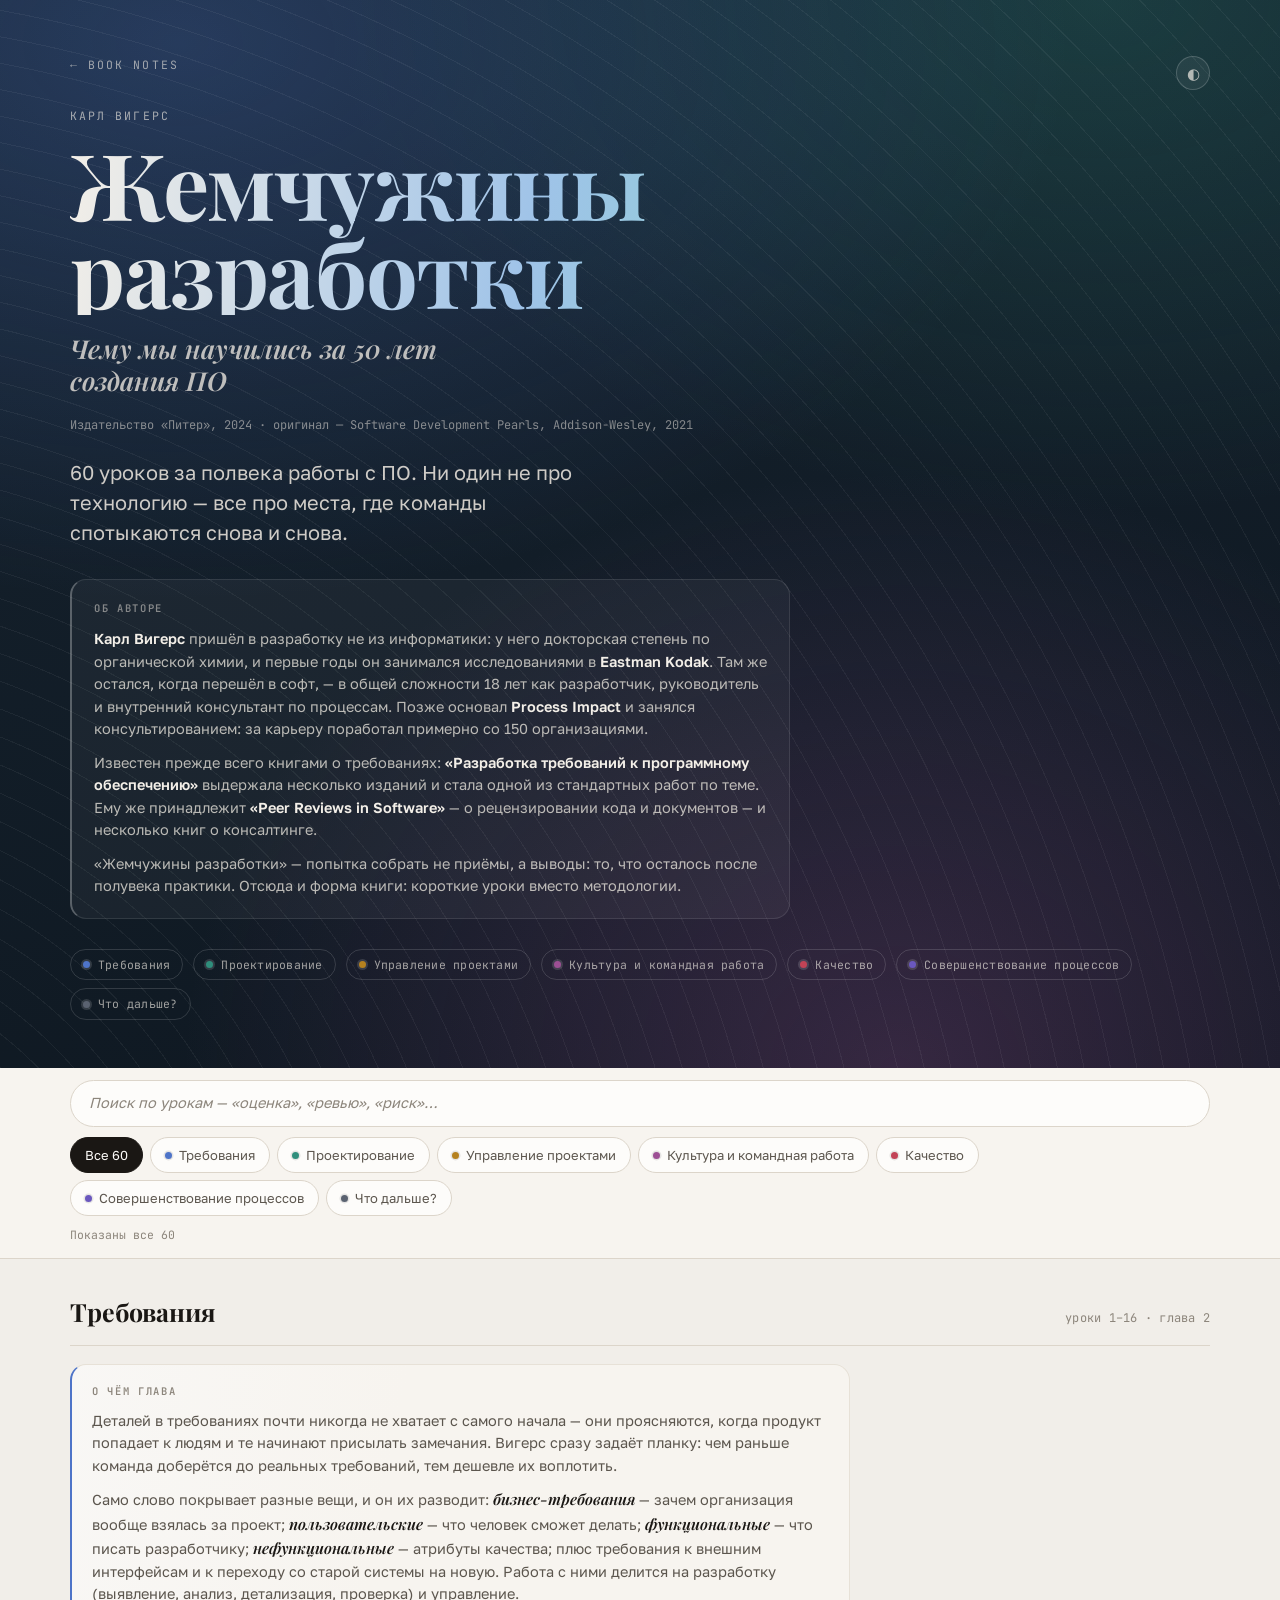
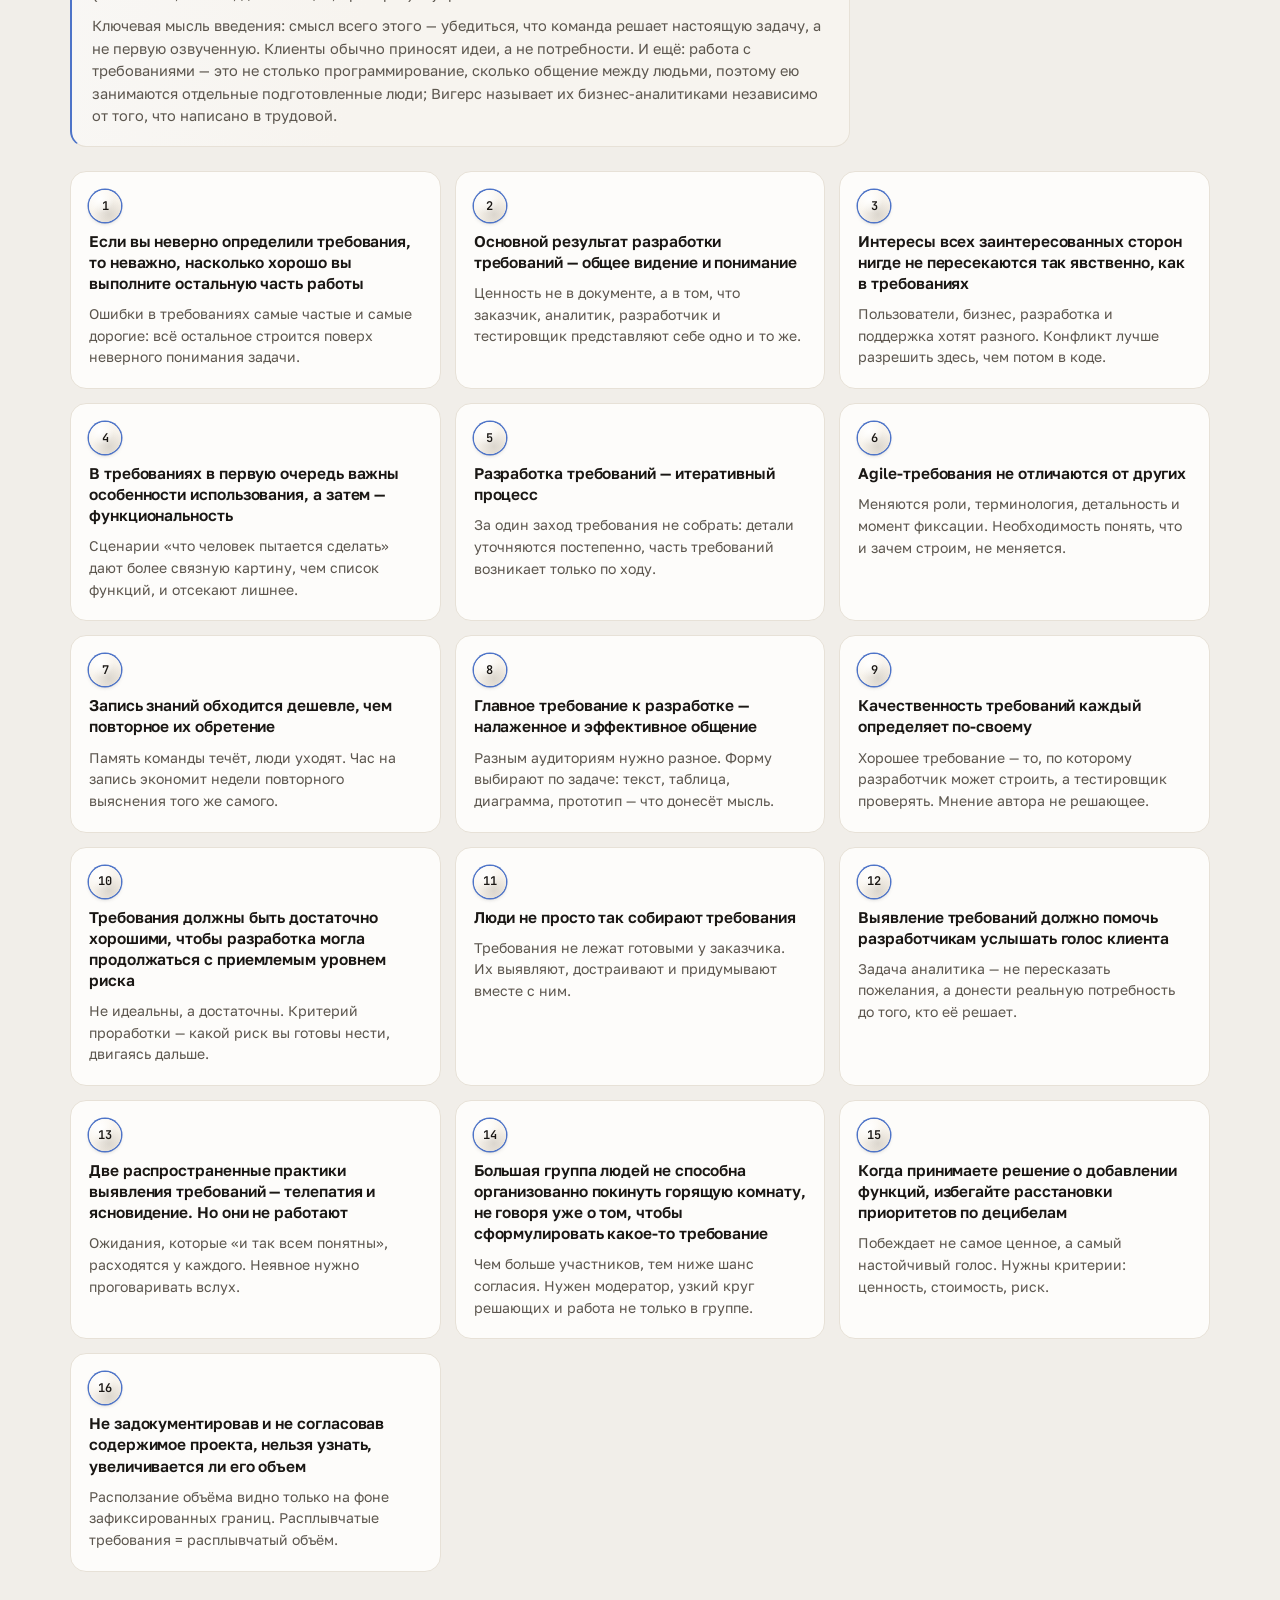
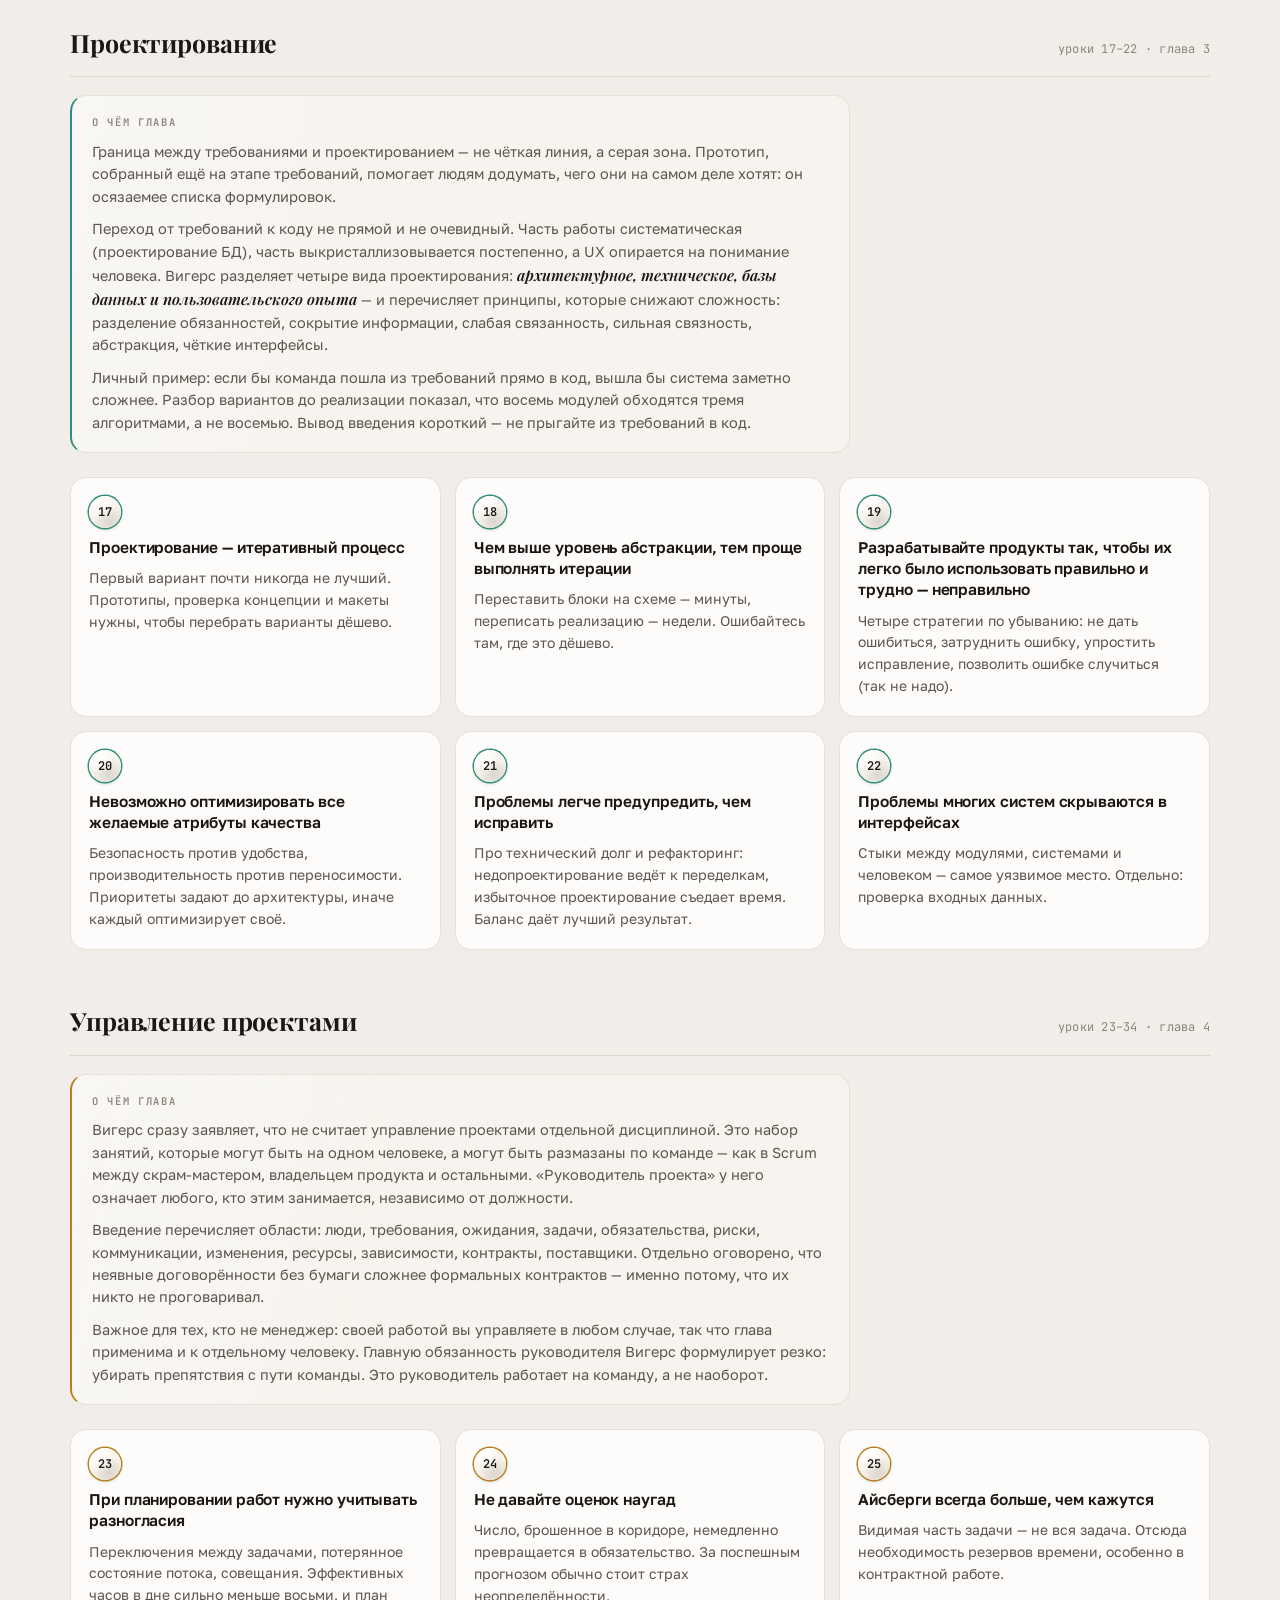
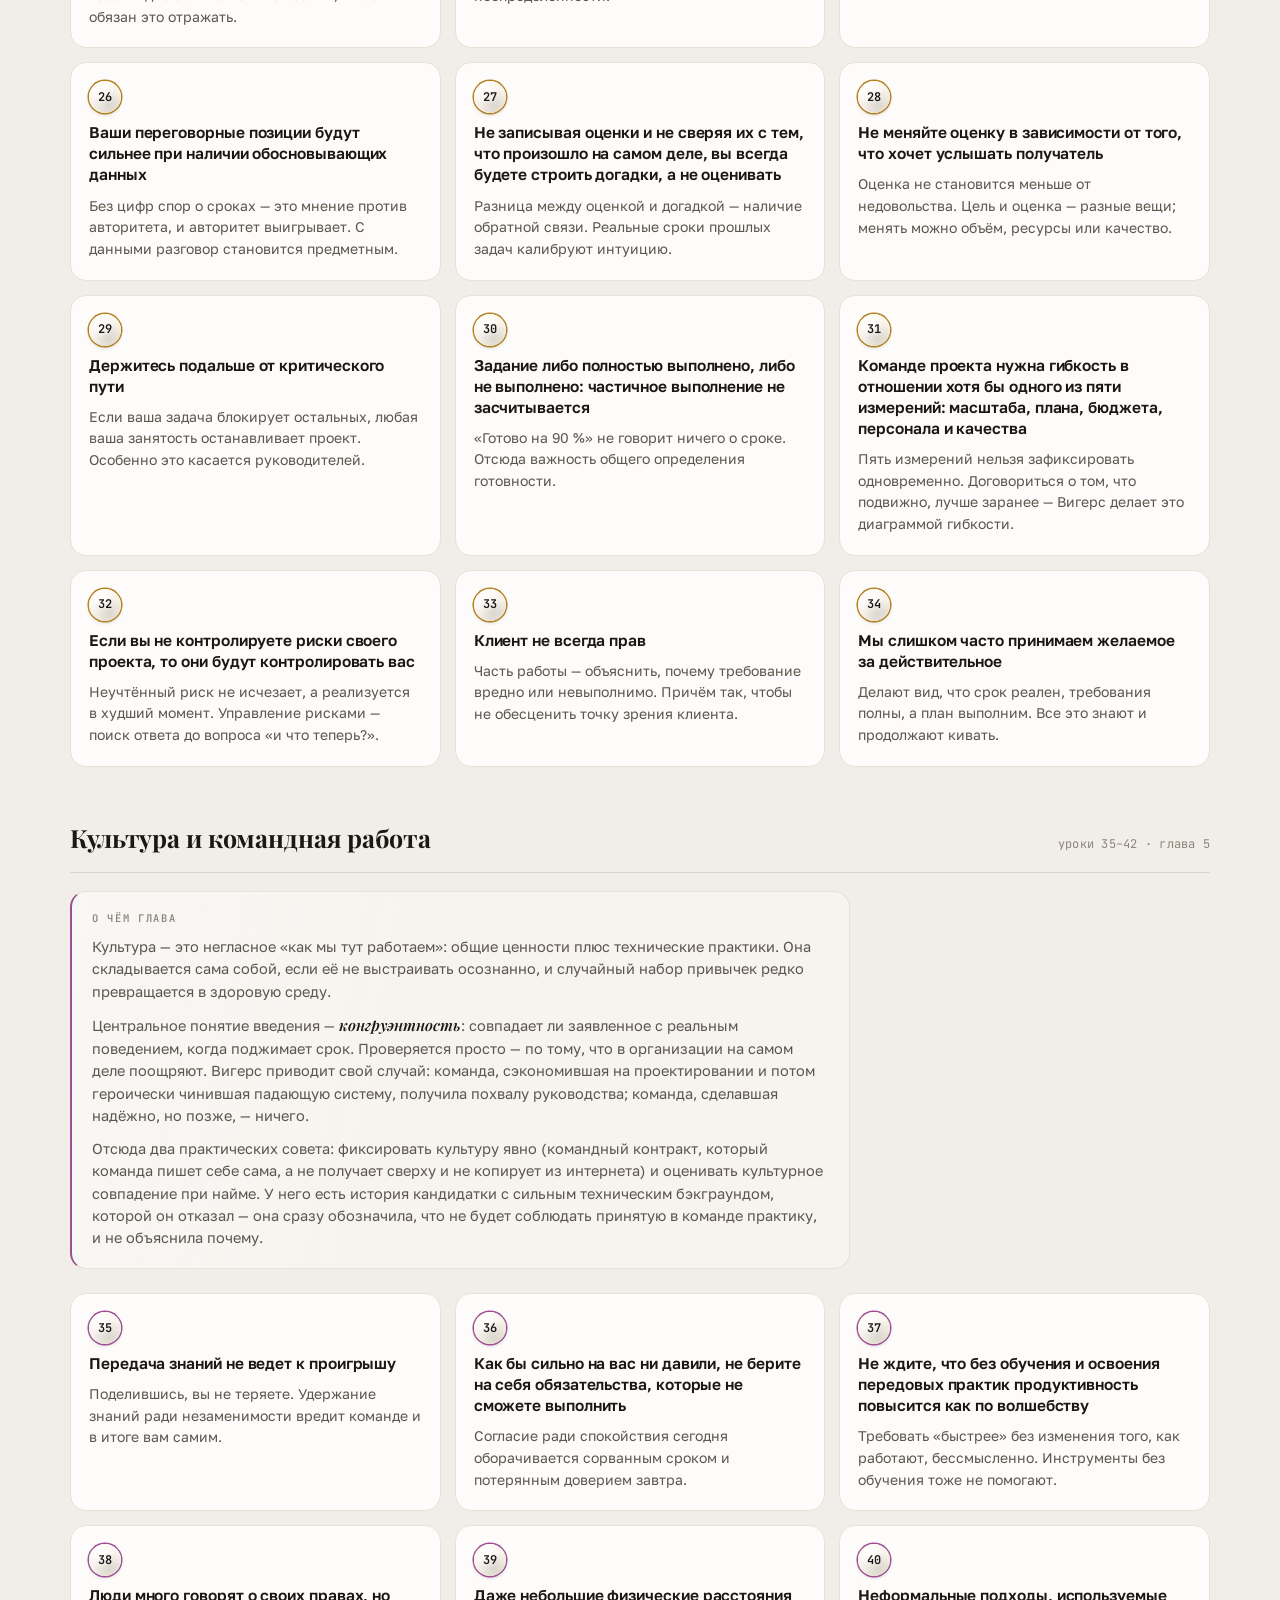
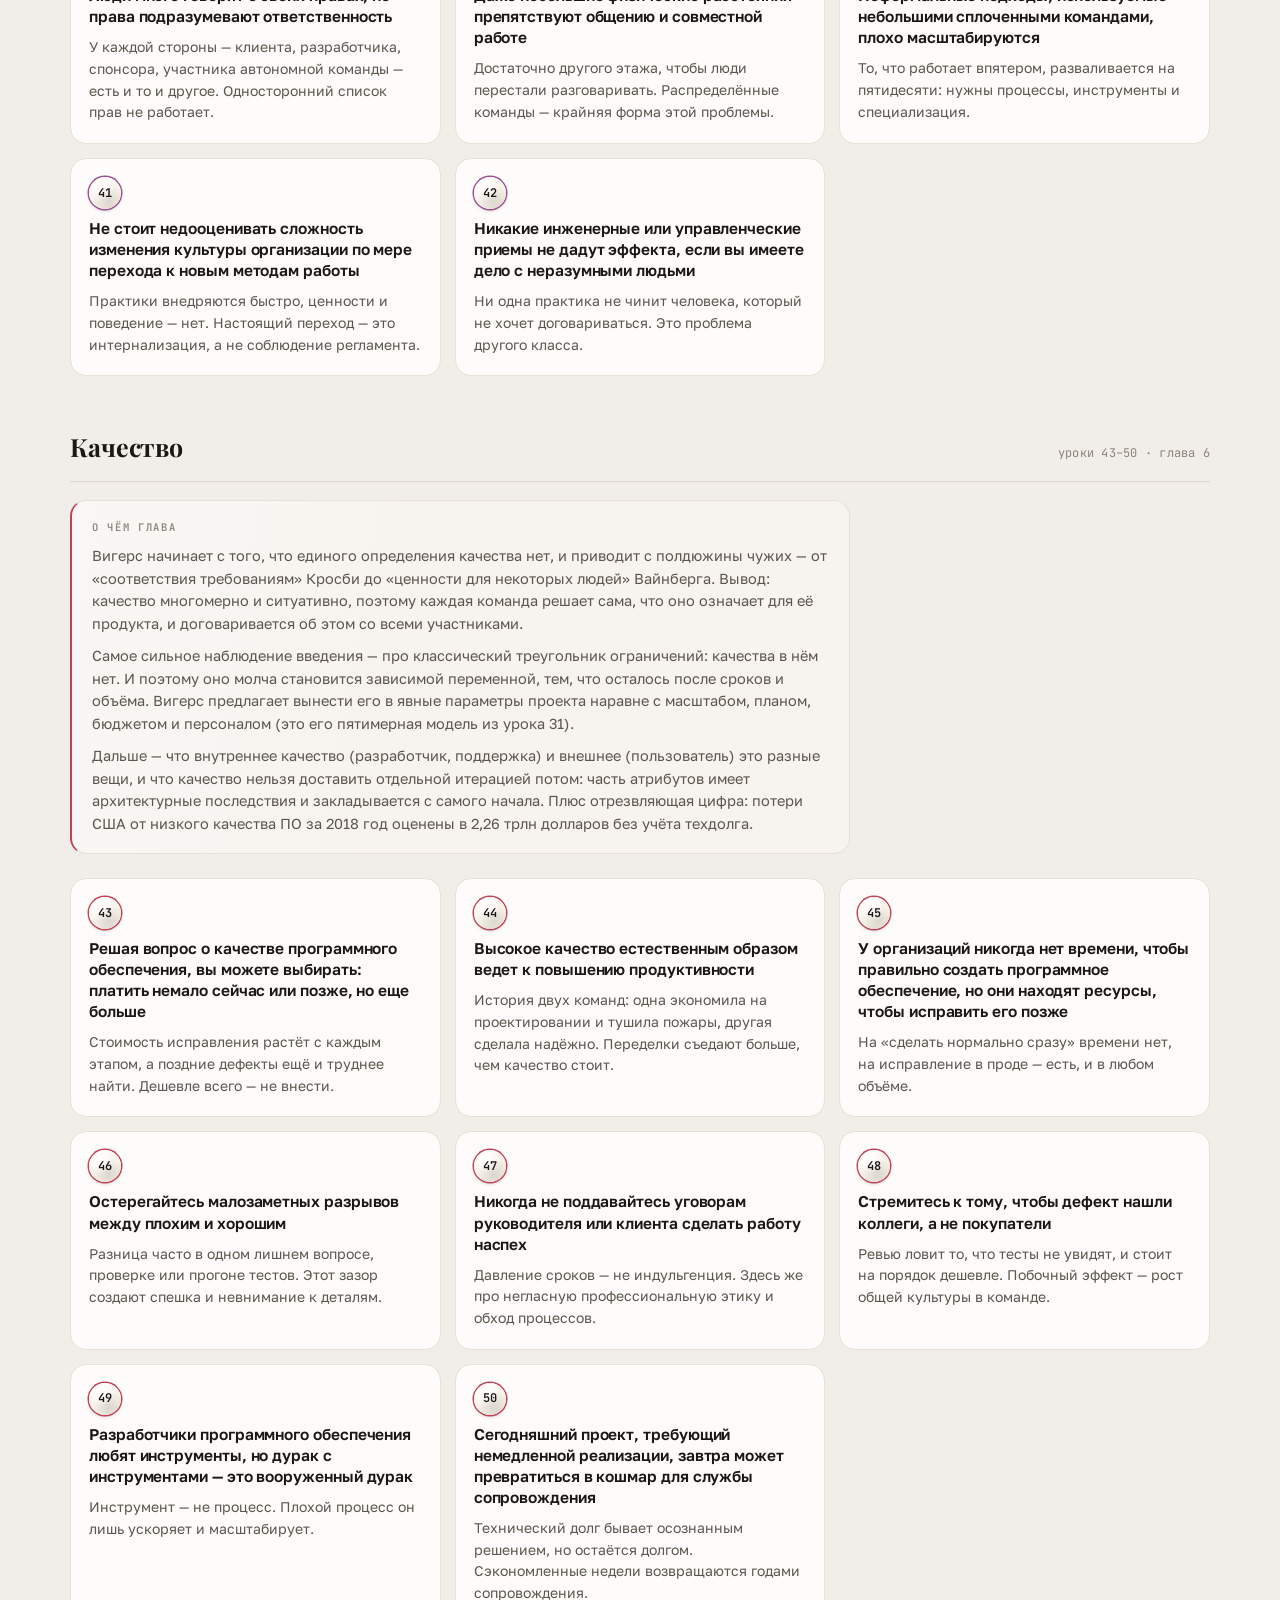
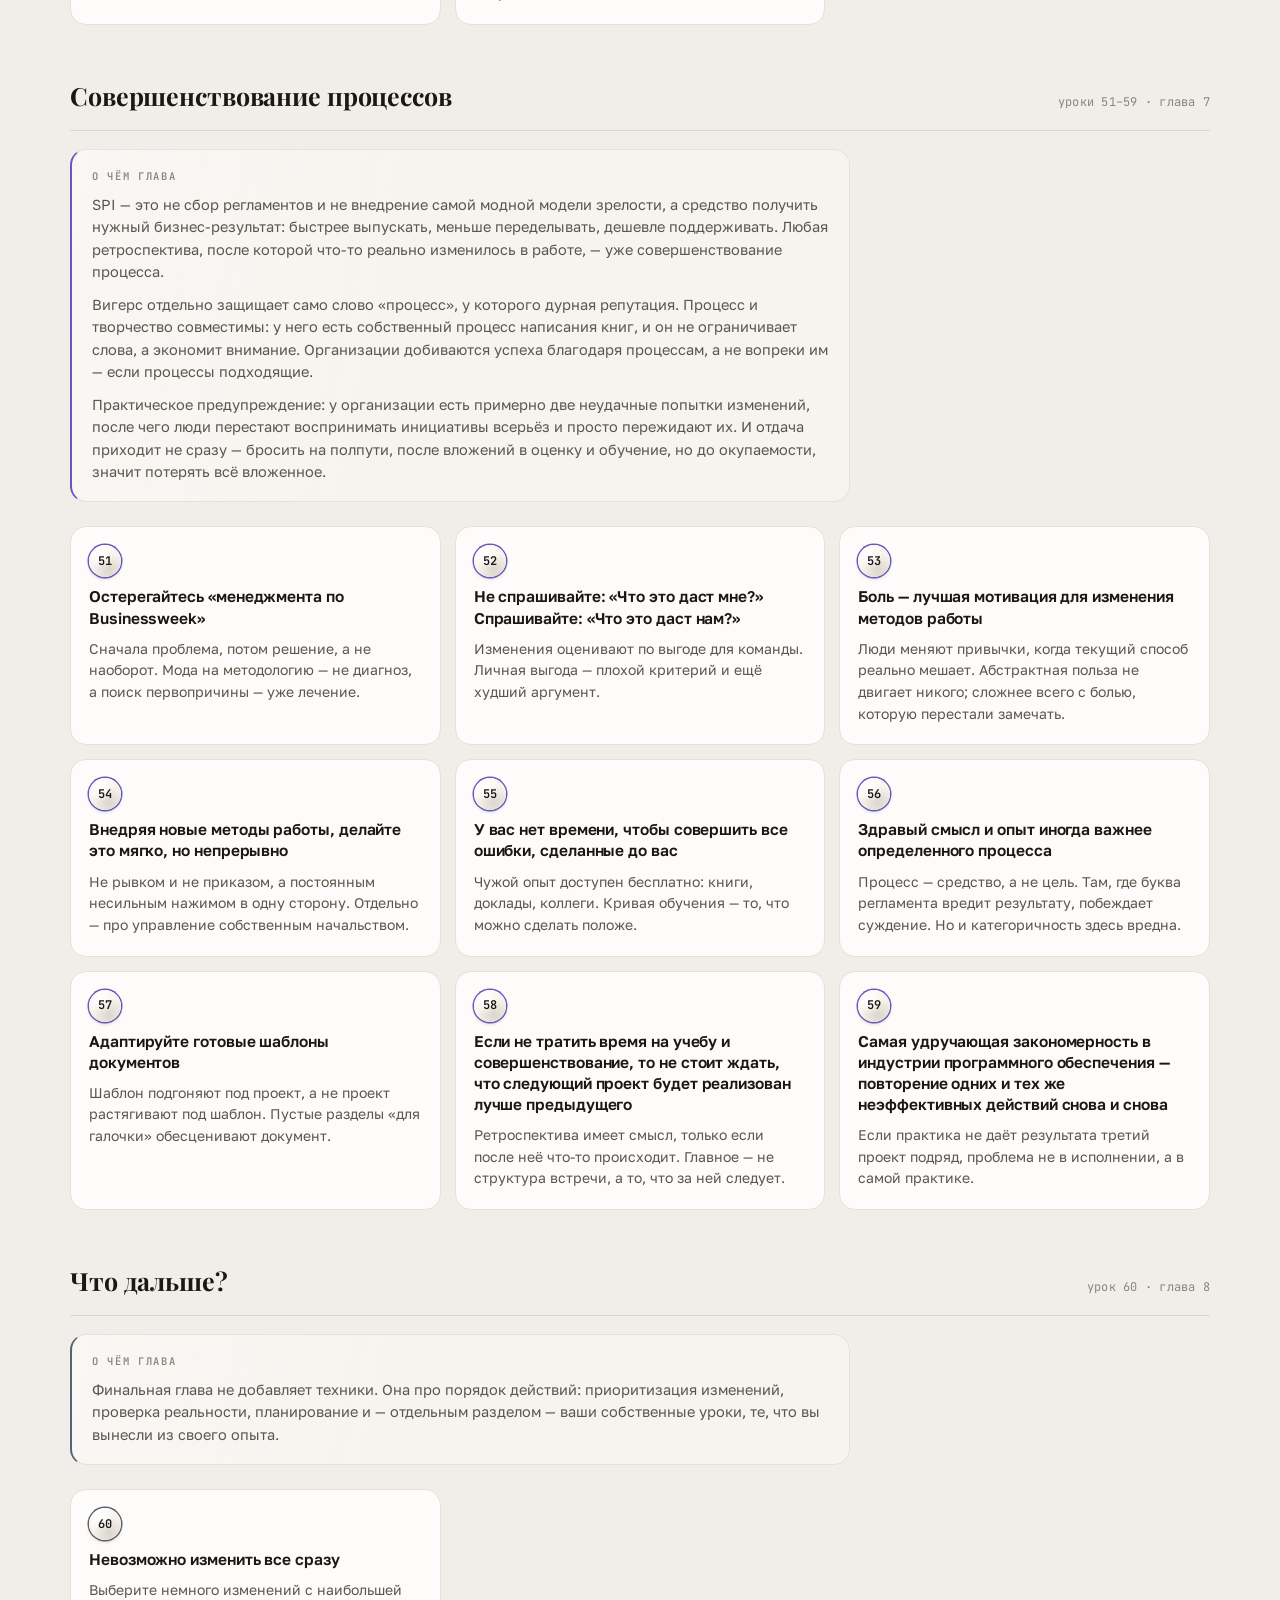
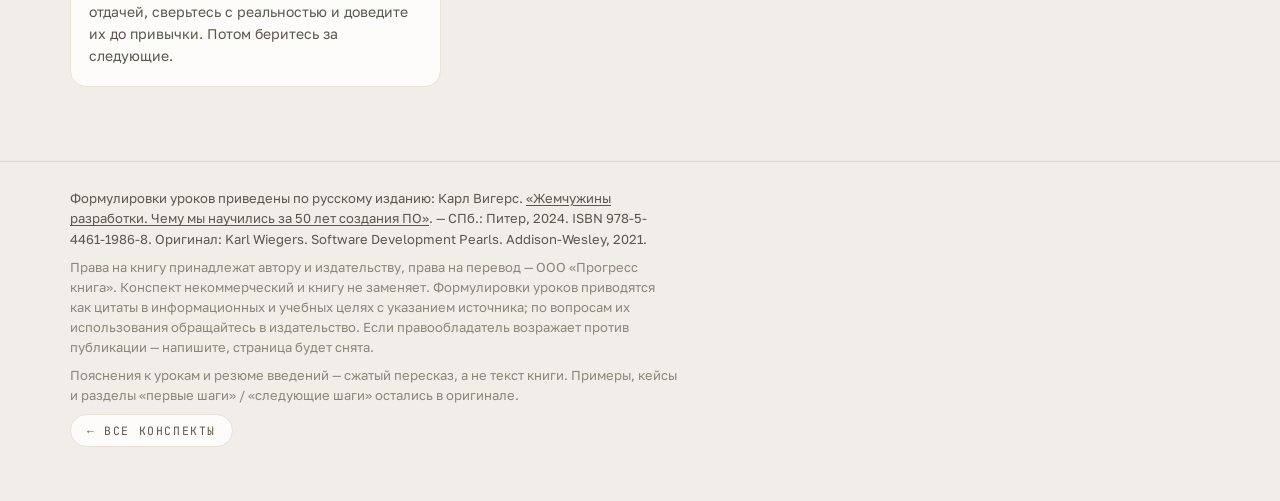
<file: books/zhemchuzhiny-razrabotki/index.html>
<!DOCTYPE html>
<html lang="ru">
<head>
<meta charset="utf-8">
<meta name="viewport" content="width=device-width, initial-scale=1">
<title>Жемчужины разработки — 60 уроков Карла Вигерса</title>
<meta name="description" content="Конспект книги Карла Вигерса: 60 уроков за полвека работы с ПО — требования, проектирование, управление проектами, культура, качество и процессы. Формулировки и пояснения на одной странице с поиском.">
<link rel="canonical" href="https://chickenzombie.github.io/book-notes/books/zhemchuzhiny-razrabotki/">
<link rel="icon" href="../../favicon.ico?v=3" sizes="32x32">
<link rel="icon" href="icon.svg?v=3" type="image/svg+xml">
<link rel="apple-touch-icon" href="apple-touch-icon.png?v=3">
<meta name="theme-color" content="#0E1720">
<meta property="og:type" content="article">
<meta property="og:site_name" content="Book Notes">
<meta property="og:locale" content="ru_RU">
<meta property="og:title" content="Жемчужины разработки — 60 уроков Карла Вигерса">
<meta property="og:description" content="Полвека опыта в шести темах: требования, проектирование, управление проектами, культура, качество и процессы. Ни один урок не про технологию.">
<meta property="og:url" content="https://chickenzombie.github.io/book-notes/books/zhemchuzhiny-razrabotki/">
<meta name="twitter:card" content="summary">
<link rel="stylesheet" href="../../assets/fonts.css">
<link rel="stylesheet" href="../../assets/base.css">
<link rel="stylesheet" href="theme.css">
<!-- Ставит выбранную тему до первой отрисовки, иначе страница мигнёт светлой -->
<script>try{var t=localStorage.getItem("theme");if(t)document.documentElement.dataset.theme=t}catch(e){}document.documentElement.classList.add("js")</script>
<script src="../../assets/notes.js" defer></script>
<script src="../../assets/theme.js" defer></script>
</head>
<body>

<div class="progress" id="progress" aria-hidden="true"></div>

<header class="hero">
  <div class="wrap">
    <div class="topbar"><a class="back" href="../../">← Book Notes</a> <button class="theme" id="theme" type="button" aria-label="Переключить тему"><span class="to-dark" aria-hidden="true">◐</span><span class="to-light" aria-hidden="true">◑</span></button></div>
    <p class="eyebrow">Карл Вигерс</p>
    <h1>Жемчужины<br>разработки</h1>
    <p class="subtitle">Чему мы научились за 50 лет создания ПО</p>
    <p class="imprint">Издательство «Питер», 2024 · оригинал — Software Development Pearls, Addison-Wesley, 2021</p>
    <p class="lede">60 уроков за полвека работы с ПО. Ни один не про технологию — все про места, где команды спотыкаются снова и снова.</p>

    <section class="author">
      <p class="label">Об авторе</p>
      <p><b>Карл Вигерс</b> пришёл в разработку не из информатики: у него докторская степень по органической химии, и первые годы он занимался исследованиями в <b>Eastman Kodak</b>. Там же остался, когда перешёл в софт, — в общей сложности 18 лет как разработчик, руководитель и внутренний консультант по процессам. Позже основал <b>Process Impact</b> и занялся консультированием: за карьеру поработал примерно со 150 организациями.</p>
      <p>Известен прежде всего книгами о требованиях: <b>«Разработка требований к программному обеспечению»</b> выдержала несколько изданий и стала одной из стандартных работ по теме. Ему же принадлежит <b>«Peer Reviews in Software»</b> — о рецензировании кода и документов — и несколько книг о консалтинге.</p>
      <p>«Жемчужины разработки» — попытка собрать не приёмы, а выводы: то, что осталось после полувека практики. Отсюда и форма книги: короткие уроки вместо методологии.</p>
    </section>

    <nav aria-label="Разделы конспекта">
      <ul class="toc">
        <li><a href="#req" style="--dot:var(--c-req)">Требования</a></li>
        <li><a href="#des" style="--dot:var(--c-des)">Проектирование</a></li>
        <li><a href="#pm" style="--dot:var(--c-pm)">Управление проектами</a></li>
        <li><a href="#cult" style="--dot:var(--c-cult)">Культура и командная работа</a></li>
        <li><a href="#qa" style="--dot:var(--c-qa)">Качество</a></li>
        <li><a href="#proc" style="--dot:var(--c-proc)">Совершенствование процессов</a></li>
        <li><a href="#gen" style="--dot:var(--c-gen)">Что дальше?</a></li>
      </ul>
    </nav>
  </div>
</header>

<div class="controls" id="controls">
  <div class="wrap">
    <input class="search" id="q" type="search" placeholder="Поиск по урокам — «оценка», «ревью», «риск»…" aria-label="Поиск по урокам">
    <div class="chips" id="chips" role="group" aria-label="Фильтр по разделам"></div>
    <p class="status" id="status" role="status"></p>
  </div>
</div>

<main class="wrap">
  <section class="sect" id="req" data-chip="Требования" style="--hue:var(--c-req)">
    <div class="sect-head">
      <h2>Требования</h2>
      <span class="range">уроки 1–16 · глава 2</span>
    </div>
    <div class="intro">
      <p class="label">О чём глава</p>
      <p>Деталей в требованиях почти никогда не хватает с самого начала — они проясняются, когда продукт попадает к людям и те начинают присылать замечания. Вигерс сразу задаёт планку: чем раньше команда доберётся до реальных требований, тем дешевле их воплотить.</p>
      <p>Само слово покрывает разные вещи, и он их разводит: <em>бизнес-требования</em> — зачем организация вообще взялась за проект; <em>пользовательские</em> — что человек сможет делать; <em>функциональные</em> — что писать разработчику; <em>нефункциональные</em> — атрибуты качества; плюс требования к внешним интерфейсам и к переходу со старой системы на новую. Работа с ними делится на разработку (выявление, анализ, детализация, проверка) и управление.</p>
      <p>Ключевая мысль введения: смысл всего этого — убедиться, что команда решает настоящую задачу, а не первую озвученную. Клиенты обычно приносят идеи, а не потребности. И ещё: работа с требованиями — это не столько программирование, сколько общение между людьми, поэтому ею занимаются отдельные подготовленные люди; Вигерс называет их бизнес-аналитиками независимо от того, что написано в трудовой.</p>
    </div>
    <div class="grid">
      <article class="card">
        <span class="marker">1</span>
        <h3>Если вы неверно определили требования, то неважно, насколько хорошо вы выполните остальную часть работы</h3>
        <p>Ошибки в требованиях самые частые и самые дорогие: всё остальное строится поверх неверного понимания задачи.</p>
      </article>
      <article class="card">
        <span class="marker">2</span>
        <h3>Основной результат разработки требований — общее видение и понимание</h3>
        <p>Ценность не в документе, а в том, что заказчик, аналитик, разработчик и тестировщик представляют себе одно и то же.</p>
      </article>
      <article class="card">
        <span class="marker">3</span>
        <h3>Интересы всех заинтересованных сторон нигде не пересекаются так явственно, как в требованиях</h3>
        <p>Пользователи, бизнес, разработка и поддержка хотят разного. Конфликт лучше разрешить здесь, чем потом в коде.</p>
      </article>
      <article class="card">
        <span class="marker">4</span>
        <h3>В требованиях в первую очередь важны особенности использования, а затем — функциональность</h3>
        <p>Сценарии «что человек пытается сделать» дают более связную картину, чем список функций, и отсекают лишнее.</p>
      </article>
      <article class="card">
        <span class="marker">5</span>
        <h3>Разработка требований — итеративный процесс</h3>
        <p>За один заход требования не собрать: детали уточняются постепенно, часть требований возникает только по ходу.</p>
      </article>
      <article class="card">
        <span class="marker">6</span>
        <h3>Agile-требования не отличаются от других</h3>
        <p>Меняются роли, терминология, детальность и момент фиксации. Необходимость понять, что и зачем строим, не меняется.</p>
      </article>
      <article class="card">
        <span class="marker">7</span>
        <h3>Запись знаний обходится дешевле, чем повторное их обретение</h3>
        <p>Память команды течёт, люди уходят. Час на запись экономит недели повторного выяснения того же самого.</p>
      </article>
      <article class="card">
        <span class="marker">8</span>
        <h3>Главное требование к разработке — налаженное и эффективное общение</h3>
        <p>Разным аудиториям нужно разное. Форму выбирают по задаче: текст, таблица, диаграмма, прототип — что донесёт мысль.</p>
      </article>
      <article class="card">
        <span class="marker">9</span>
        <h3>Качественность требований каждый определяет по-своему</h3>
        <p>Хорошее требование — то, по которому разработчик может строить, а тестировщик проверять. Мнение автора не решающее.</p>
      </article>
      <article class="card">
        <span class="marker">10</span>
        <h3>Требования должны быть достаточно хорошими, чтобы разработка могла продолжаться с приемлемым уровнем риска</h3>
        <p>Не идеальны, а достаточны. Критерий проработки — какой риск вы готовы нести, двигаясь дальше.</p>
      </article>
      <article class="card">
        <span class="marker">11</span>
        <h3>Люди не просто так собирают требования</h3>
        <p>Требования не лежат готовыми у заказчика. Их выявляют, достраивают и придумывают вместе с ним.</p>
      </article>
      <article class="card">
        <span class="marker">12</span>
        <h3>Выявление требований должно помочь разработчикам услышать голос клиента</h3>
        <p>Задача аналитика — не пересказать пожелания, а донести реальную потребность до того, кто её решает.</p>
      </article>
      <article class="card">
        <span class="marker">13</span>
        <h3>Две распространенные практики выявления требований — телепатия и ясновидение. Но они не работают</h3>
        <p>Ожидания, которые «и так всем понятны», расходятся у каждого. Неявное нужно проговаривать вслух.</p>
      </article>
      <article class="card">
        <span class="marker">14</span>
        <h3>Большая группа людей не способна организованно покинуть горящую комнату, не говоря уже о том, чтобы сформулировать какое-то требование</h3>
        <p>Чем больше участников, тем ниже шанс согласия. Нужен модератор, узкий круг решающих и работа не только в группе.</p>
      </article>
      <article class="card">
        <span class="marker">15</span>
        <h3>Когда принимаете решение о добавлении функций, избегайте расстановки приоритетов по децибелам</h3>
        <p>Побеждает не самое ценное, а самый настойчивый голос. Нужны критерии: ценность, стоимость, риск.</p>
      </article>
      <article class="card">
        <span class="marker">16</span>
        <h3>Не задокументировав и не согласовав содержимое проекта, нельзя узнать, увеличивается ли его объем</h3>
        <p>Расползание объёма видно только на фоне зафиксированных границ. Расплывчатые требования = расплывчатый объём.</p>
      </article>
    </div>
  </section>

  <section class="sect" id="des" data-chip="Проектирование" style="--hue:var(--c-des)">
    <div class="sect-head">
      <h2>Проектирование</h2>
      <span class="range">уроки 17–22 · глава 3</span>
    </div>
    <div class="intro">
      <p class="label">О чём глава</p>
      <p>Граница между требованиями и проектированием — не чёткая линия, а серая зона. Прототип, собранный ещё на этапе требований, помогает людям додумать, чего они на самом деле хотят: он осязаемее списка формулировок.</p>
      <p>Переход от требований к коду не прямой и не очевидный. Часть работы систематическая (проектирование БД), часть выкристаллизовывается постепенно, а UX опирается на понимание человека. Вигерс разделяет четыре вида проектирования: <em>архитектурное, техническое, базы данных и пользовательского опыта</em> — и перечисляет принципы, которые снижают сложность: разделение обязанностей, сокрытие информации, слабая связанность, сильная связность, абстракция, чёткие интерфейсы.</p>
      <p>Личный пример: если бы команда пошла из требований прямо в код, вышла бы система заметно сложнее. Разбор вариантов до реализации показал, что восемь модулей обходятся тремя алгоритмами, а не восемью. Вывод введения короткий — не прыгайте из требований в код.</p>
    </div>
    <div class="grid">
      <article class="card">
        <span class="marker">17</span>
        <h3>Проектирование — итеративный процесс</h3>
        <p>Первый вариант почти никогда не лучший. Прототипы, проверка концепции и макеты нужны, чтобы перебрать варианты дёшево.</p>
      </article>
      <article class="card">
        <span class="marker">18</span>
        <h3>Чем выше уровень абстракции, тем проще выполнять итерации</h3>
        <p>Переставить блоки на схеме — минуты, переписать реализацию — недели. Ошибайтесь там, где это дёшево.</p>
      </article>
      <article class="card">
        <span class="marker">19</span>
        <h3>Разрабатывайте продукты так, чтобы их легко было использовать правильно и трудно — неправильно</h3>
        <p>Четыре стратегии по убыванию: не дать ошибиться, затруднить ошибку, упростить исправление, позволить ошибке случиться (так не надо).</p>
      </article>
      <article class="card">
        <span class="marker">20</span>
        <h3>Невозможно оптимизировать все желаемые атрибуты качества</h3>
        <p>Безопасность против удобства, производительность против переносимости. Приоритеты задают до архитектуры, иначе каждый оптимизирует своё.</p>
      </article>
      <article class="card">
        <span class="marker">21</span>
        <h3>Проблемы легче предупредить, чем исправить</h3>
        <p>Про технический долг и рефакторинг: недопроектирование ведёт к переделкам, избыточное проектирование съедает время. Баланс даёт лучший результат.</p>
      </article>
      <article class="card">
        <span class="marker">22</span>
        <h3>Проблемы многих систем скрываются в интерфейсах</h3>
        <p>Стыки между модулями, системами и человеком — самое уязвимое место. Отдельно: проверка входных данных.</p>
      </article>
    </div>
  </section>

  <section class="sect" id="pm" data-chip="Управление проектами" style="--hue:var(--c-pm)">
    <div class="sect-head">
      <h2>Управление проектами</h2>
      <span class="range">уроки 23–34 · глава 4</span>
    </div>
    <div class="intro">
      <p class="label">О чём глава</p>
      <p>Вигерс сразу заявляет, что не считает управление проектами отдельной дисциплиной. Это набор занятий, которые могут быть на одном человеке, а могут быть размазаны по команде — как в Scrum между скрам-мастером, владельцем продукта и остальными. «Руководитель проекта» у него означает любого, кто этим занимается, независимо от должности.</p>
      <p>Введение перечисляет области: люди, требования, ожидания, задачи, обязательства, риски, коммуникации, изменения, ресурсы, зависимости, контракты, поставщики. Отдельно оговорено, что неявные договорённости без бумаги сложнее формальных контрактов — именно потому, что их никто не проговаривал.</p>
      <p>Важное для тех, кто не менеджер: своей работой вы управляете в любом случае, так что глава применима и к отдельному человеку. Главную обязанность руководителя Вигерс формулирует резко: убирать препятствия с пути команды. Это руководитель работает на команду, а не наоборот.</p>
    </div>
    <div class="grid">
      <article class="card">
        <span class="marker">23</span>
        <h3>При планировании работ нужно учитывать разногласия</h3>
        <p>Переключения между задачами, потерянное состояние потока, совещания. Эффективных часов в дне сильно меньше восьми, и план обязан это отражать.</p>
      </article>
      <article class="card">
        <span class="marker">24</span>
        <h3>Не давайте оценок наугад</h3>
        <p>Число, брошенное в коридоре, немедленно превращается в обязательство. За поспешным прогнозом обычно стоит страх неопределённости.</p>
      </article>
      <article class="card">
        <span class="marker">25</span>
        <h3>Айсберги всегда больше, чем кажутся</h3>
        <p>Видимая часть задачи — не вся задача. Отсюда необходимость резервов времени, особенно в контрактной работе.</p>
      </article>
      <article class="card">
        <span class="marker">26</span>
        <h3>Ваши переговорные позиции будут сильнее при наличии обосновывающих данных</h3>
        <p>Без цифр спор о сроках — это мнение против авторитета, и авторитет выигрывает. С данными разговор становится предметным.</p>
      </article>
      <article class="card">
        <span class="marker">27</span>
        <h3>Не записывая оценки и не сверяя их с тем, что произошло на самом деле, вы всегда будете строить догадки, а не оценивать</h3>
        <p>Разница между оценкой и догадкой — наличие обратной связи. Реальные сроки прошлых задач калибруют интуицию.</p>
      </article>
      <article class="card">
        <span class="marker">28</span>
        <h3>Не меняйте оценку в зависимости от того, что хочет услышать получатель</h3>
        <p>Оценка не становится меньше от недовольства. Цель и оценка — разные вещи; менять можно объём, ресурсы или качество.</p>
      </article>
      <article class="card">
        <span class="marker">29</span>
        <h3>Держитесь подальше от критического пути</h3>
        <p>Если ваша задача блокирует остальных, любая ваша занятость останавливает проект. Особенно это касается руководителей.</p>
      </article>
      <article class="card">
        <span class="marker">30</span>
        <h3>Задание либо полностью выполнено, либо не выполнено: частичное выполнение не засчитывается</h3>
        <p>«Готово на 90 %» не говорит ничего о сроке. Отсюда важность общего определения готовности.</p>
      </article>
      <article class="card">
        <span class="marker">31</span>
        <h3>Команде проекта нужна гибкость в отношении хотя бы одного из пяти измерений: масштаба, плана, бюджета, персонала и качества</h3>
        <p>Пять измерений нельзя зафиксировать одновременно. Договориться о том, что подвижно, лучше заранее — Вигерс делает это диаграммой гибкости.</p>
      </article>
      <article class="card">
        <span class="marker">32</span>
        <h3>Если вы не контролируете риски своего проекта, то они будут контролировать вас</h3>
        <p>Неучтённый риск не исчезает, а реализуется в худший момент. Управление рисками — поиск ответа до вопроса «и что теперь?».</p>
      </article>
      <article class="card">
        <span class="marker">33</span>
        <h3>Клиент не всегда прав</h3>
        <p>Часть работы — объяснить, почему требование вредно или невыполнимо. Причём так, чтобы не обесценить точку зрения клиента.</p>
      </article>
      <article class="card">
        <span class="marker">34</span>
        <h3>Мы слишком часто принимаем желаемое за действительное</h3>
        <p>Делают вид, что срок реален, требования полны, а план выполним. Все это знают и продолжают кивать.</p>
      </article>
    </div>
  </section>

  <section class="sect" id="cult" data-chip="Культура и командная работа" style="--hue:var(--c-cult)">
    <div class="sect-head">
      <h2>Культура и командная работа</h2>
      <span class="range">уроки 35–42 · глава 5</span>
    </div>
    <div class="intro">
      <p class="label">О чём глава</p>
      <p>Культура — это негласное «как мы тут работаем»: общие ценности плюс технические практики. Она складывается сама собой, если её не выстраивать осознанно, и случайный набор привычек редко превращается в здоровую среду.</p>
      <p>Центральное понятие введения — <em>конгруэнтность</em>: совпадает ли заявленное с реальным поведением, когда поджимает срок. Проверяется просто — по тому, что в организации на самом деле поощряют. Вигерс приводит свой случай: команда, сэкономившая на проектировании и потом героически чинившая падающую систему, получила похвалу руководства; команда, сделавшая надёжно, но позже, — ничего.</p>
      <p>Отсюда два практических совета: фиксировать культуру явно (командный контракт, который команда пишет себе сама, а не получает сверху и не копирует из интернета) и оценивать культурное совпадение при найме. У него есть история кандидатки с сильным техническим бэкграундом, которой он отказал — она сразу обозначила, что не будет соблюдать принятую в команде практику, и не объяснила почему.</p>
    </div>
    <div class="grid">
      <article class="card">
        <span class="marker">35</span>
        <h3>Передача знаний не ведет к проигрышу</h3>
        <p>Поделившись, вы не теряете. Удержание знаний ради незаменимости вредит команде и в итоге вам самим.</p>
      </article>
      <article class="card">
        <span class="marker">36</span>
        <h3>Как бы сильно на вас ни давили, не берите на себя обязательства, которые не сможете выполнить</h3>
        <p>Согласие ради спокойствия сегодня оборачивается сорванным сроком и потерянным доверием завтра.</p>
      </article>
      <article class="card">
        <span class="marker">37</span>
        <h3>Не ждите, что без обучения и освоения передовых практик продуктивность повысится как по волшебству</h3>
        <p>Требовать «быстрее» без изменения того, как работают, бессмысленно. Инструменты без обучения тоже не помогают.</p>
      </article>
      <article class="card">
        <span class="marker">38</span>
        <h3>Люди много говорят о своих правах, но права подразумевают ответственность</h3>
        <p>У каждой стороны — клиента, разработчика, спонсора, участника автономной команды — есть и то и другое. Односторонний список прав не работает.</p>
      </article>
      <article class="card">
        <span class="marker">39</span>
        <h3>Даже небольшие физические расстояния препятствуют общению и совместной работе</h3>
        <p>Достаточно другого этажа, чтобы люди перестали разговаривать. Распределённые команды — крайняя форма этой проблемы.</p>
      </article>
      <article class="card">
        <span class="marker">40</span>
        <h3>Неформальные подходы, используемые небольшими сплоченными командами, плохо масштабируются</h3>
        <p>То, что работает впятером, разваливается на пятидесяти: нужны процессы, инструменты и специализация.</p>
      </article>
      <article class="card">
        <span class="marker">41</span>
        <h3>Не стоит недооценивать сложность изменения культуры организации по мере перехода к новым методам работы</h3>
        <p>Практики внедряются быстро, ценности и поведение — нет. Настоящий переход — это интернализация, а не соблюдение регламента.</p>
      </article>
      <article class="card">
        <span class="marker">42</span>
        <h3>Никакие инженерные или управленческие приемы не дадут эффекта, если вы имеете дело с неразумными людьми</h3>
        <p>Ни одна практика не чинит человека, который не хочет договариваться. Это проблема другого класса.</p>
      </article>
    </div>
  </section>

  <section class="sect" id="qa" data-chip="Качество" style="--hue:var(--c-qa)">
    <div class="sect-head">
      <h2>Качество</h2>
      <span class="range">уроки 43–50 · глава 6</span>
    </div>
    <div class="intro">
      <p class="label">О чём глава</p>
      <p>Вигерс начинает с того, что единого определения качества нет, и приводит с полдюжины чужих — от «соответствия требованиям» Кросби до «ценности для некоторых людей» Вайнберга. Вывод: качество многомерно и ситуативно, поэтому каждая команда решает сама, что оно означает для её продукта, и договаривается об этом со всеми участниками.</p>
      <p>Самое сильное наблюдение введения — про классический треугольник ограничений: качества в нём нет. И поэтому оно молча становится зависимой переменной, тем, что осталось после сроков и объёма. Вигерс предлагает вынести его в явные параметры проекта наравне с масштабом, планом, бюджетом и персоналом (это его пятимерная модель из урока 31).</p>
      <p>Дальше — что внутреннее качество (разработчик, поддержка) и внешнее (пользователь) это разные вещи, и что качество нельзя доставить отдельной итерацией потом: часть атрибутов имеет архитектурные последствия и закладывается с самого начала. Плюс отрезвляющая цифра: потери США от низкого качества ПО за 2018 год оценены в 2,26 трлн долларов без учёта техдолга.</p>
    </div>
    <div class="grid">
      <article class="card">
        <span class="marker">43</span>
        <h3>Решая вопрос о качестве программного обеспечения, вы можете выбирать: платить немало сейчас или позже, но еще больше</h3>
        <p>Стоимость исправления растёт с каждым этапом, а поздние дефекты ещё и труднее найти. Дешевле всего — не внести.</p>
      </article>
      <article class="card">
        <span class="marker">44</span>
        <h3>Высокое качество естественным образом ведет к повышению продуктивности</h3>
        <p>История двух команд: одна экономила на проектировании и тушила пожары, другая сделала надёжно. Переделки съедают больше, чем качество стоит.</p>
      </article>
      <article class="card">
        <span class="marker">45</span>
        <h3>У организаций никогда нет времени, чтобы правильно создать программное обеспечение, но они находят ресурсы, чтобы исправить его позже</h3>
        <p>На «сделать нормально сразу» времени нет, на исправление в проде — есть, и в любом объёме.</p>
      </article>
      <article class="card">
        <span class="marker">46</span>
        <h3>Остерегайтесь малозаметных разрывов между плохим и хорошим</h3>
        <p>Разница часто в одном лишнем вопросе, проверке или прогоне тестов. Этот зазор создают спешка и невнимание к деталям.</p>
      </article>
      <article class="card">
        <span class="marker">47</span>
        <h3>Никогда не поддавайтесь уговорам руководителя или клиента сделать работу наспех</h3>
        <p>Давление сроков — не индульгенция. Здесь же про негласную профессиональную этику и обход процессов.</p>
      </article>
      <article class="card">
        <span class="marker">48</span>
        <h3>Стремитесь к тому, чтобы дефект нашли коллеги, а не покупатели</h3>
        <p>Ревью ловит то, что тесты не увидят, и стоит на порядок дешевле. Побочный эффект — рост общей культуры в команде.</p>
      </article>
      <article class="card">
        <span class="marker">49</span>
        <h3>Разработчики программного обеспечения любят инструменты, но дурак с инструментами — это вооруженный дурак</h3>
        <p>Инструмент — не процесс. Плохой процесс он лишь ускоряет и масштабирует.</p>
      </article>
      <article class="card">
        <span class="marker">50</span>
        <h3>Сегодняшний проект, требующий немедленной реализации, завтра может превратиться в кошмар для службы сопровождения</h3>
        <p>Технический долг бывает осознанным решением, но остаётся долгом. Сэкономленные недели возвращаются годами сопровождения.</p>
      </article>
    </div>
  </section>

  <section class="sect" id="proc" data-chip="Совершенствование процессов" style="--hue:var(--c-proc)">
    <div class="sect-head">
      <h2>Совершенствование процессов</h2>
      <span class="range">уроки 51–59 · глава 7</span>
    </div>
    <div class="intro">
      <p class="label">О чём глава</p>
      <p>SPI — это не сбор регламентов и не внедрение самой модной модели зрелости, а средство получить нужный бизнес-результат: быстрее выпускать, меньше переделывать, дешевле поддерживать. Любая ретроспектива, после которой что-то реально изменилось в работе, — уже совершенствование процесса.</p>
      <p>Вигерс отдельно защищает само слово «процесс», у которого дурная репутация. Процесс и творчество совместимы: у него есть собственный процесс написания книг, и он не ограничивает слова, а экономит внимание. Организации добиваются успеха благодаря процессам, а не вопреки им — если процессы подходящие.</p>
      <p>Практическое предупреждение: у организации есть примерно две неудачные попытки изменений, после чего люди перестают воспринимать инициативы всерьёз и просто пережидают их. И отдача приходит не сразу — бросить на полпути, после вложений в оценку и обучение, но до окупаемости, значит потерять всё вложенное.</p>
    </div>
    <div class="grid">
      <article class="card">
        <span class="marker">51</span>
        <h3>Остерегайтесь «менеджмента по Businessweek»</h3>
        <p>Сначала проблема, потом решение, а не наоборот. Мода на методологию — не диагноз, а поиск первопричины — уже лечение.</p>
      </article>
      <article class="card">
        <span class="marker">52</span>
        <h3>Не спрашивайте: «Что это даст мне?» Спрашивайте: «Что это даст нам?»</h3>
        <p>Изменения оценивают по выгоде для команды. Личная выгода — плохой критерий и ещё худший аргумент.</p>
      </article>
      <article class="card">
        <span class="marker">53</span>
        <h3>Боль — лучшая мотивация для изменения методов работы</h3>
        <p>Люди меняют привычки, когда текущий способ реально мешает. Абстрактная польза не двигает никого; сложнее всего с болью, которую перестали замечать.</p>
      </article>
      <article class="card">
        <span class="marker">54</span>
        <h3>Внедряя новые методы работы, делайте это мягко, но непрерывно</h3>
        <p>Не рывком и не приказом, а постоянным несильным нажимом в одну сторону. Отдельно — про управление собственным начальством.</p>
      </article>
      <article class="card">
        <span class="marker">55</span>
        <h3>У вас нет времени, чтобы совершить все ошибки, сделанные до вас</h3>
        <p>Чужой опыт доступен бесплатно: книги, доклады, коллеги. Кривая обучения — то, что можно сделать положе.</p>
      </article>
      <article class="card">
        <span class="marker">56</span>
        <h3>Здравый смысл и опыт иногда важнее определенного процесса</h3>
        <p>Процесс — средство, а не цель. Там, где буква регламента вредит результату, побеждает суждение. Но и категоричность здесь вредна.</p>
      </article>
      <article class="card">
        <span class="marker">57</span>
        <h3>Адаптируйте готовые шаблоны документов</h3>
        <p>Шаблон подгоняют под проект, а не проект растягивают под шаблон. Пустые разделы «для галочки» обесценивают документ.</p>
      </article>
      <article class="card">
        <span class="marker">58</span>
        <h3>Если не тратить время на учебу и совершенствование, то не стоит ждать, что следующий проект будет реализован лучше предыдущего</h3>
        <p>Ретроспектива имеет смысл, только если после неё что-то происходит. Главное — не структура встречи, а то, что за ней следует.</p>
      </article>
      <article class="card">
        <span class="marker">59</span>
        <h3>Самая удручающая закономерность в индустрии программного обеспечения — повторение одних и тех же неэффективных действий снова и снова</h3>
        <p>Если практика не даёт результата третий проект подряд, проблема не в исполнении, а в самой практике.</p>
      </article>
    </div>
  </section>

  <section class="sect" id="gen" data-chip="Что дальше?" style="--hue:var(--c-gen)">
    <div class="sect-head">
      <h2>Что дальше?</h2>
      <span class="range">урок 60 · глава 8</span>
    </div>
    <div class="intro">
      <p class="label">О чём глава</p>
      <p>Финальная глава не добавляет техники. Она про порядок действий: приоритизация изменений, проверка реальности, планирование и — отдельным разделом — ваши собственные уроки, те, что вы вынесли из своего опыта.</p>
    </div>
    <div class="grid">
      <article class="card">
        <span class="marker">60</span>
        <h3>Невозможно изменить все сразу</h3>
        <p>Выберите немного изменений с наибольшей отдачей, сверьтесь с реальностью и доведите их до привычки. Потом беритесь за следующие.</p>
      </article>
    </div>
  </section>

  <div class="empty" id="empty" hidden>
    <strong>Ничего не нашлось</strong>
    Попробуйте другое слово или вернитесь ко всем урокам.
    <button class="reset" id="reset" type="button">Показать все 60</button>
  </div>
</main>

<footer>
  <div class="wrap">
    <p class="cite">Формулировки уроков приведены по русскому изданию: Карл Вигерс. <a href="https://www.piter.com/product/zhemchuzhiny-razrabotki-chemu-my-nauchilis-za-50-let-sozdaniya-po">«Жемчужины разработки. Чему мы научились за 50 лет создания ПО»</a>. — СПб.: Питер, 2024. ISBN 978-5-4461-1986-8. Оригинал: Karl Wiegers. Software Development Pearls. Addison-Wesley, 2021.</p>
    <p>Права на книгу принадлежат автору и издательству, права на перевод — ООО «Прогресс книга». Конспект некоммерческий и книгу не заменяет. Формулировки уроков приводятся как цитаты в информационных и учебных целях с указанием источника; по вопросам их использования обращайтесь в издательство. Если правообладатель возражает против публикации — напишите, страница будет снята.</p>
    <p>Пояснения к урокам и резюме введений — сжатый пересказ, а не текст книги. Примеры, кейсы и разделы «первые шаги» / «следующие шаги» остались в оригинале.</p>
    <p><a class="home" href="../../">← Все конспекты</a></p>
  </div>
</footer>

<button class="totop" id="totop" type="button" aria-label="Наверх" title="Наверх">↑</button>

<script type="application/ld+json">
{
  "@context":"https://schema.org",
  "@type":"WebPage",
  "name":"Жемчужины разработки — конспект",
  "inLanguage":"ru",
  "about":{
    "@type":"Book",
    "name":"Жемчужины разработки. Чему мы научились за 50 лет создания ПО",
    "author":{"@type":"Person","name":"Карл Вигерс"},
    "isbn":"978-5-4461-1986-8",
    "publisher":{"@type":"Organization","name":"Питер"},
    "datePublished":"2024",
    "workTranslation":{"@type":"Book","name":"Software Development Pearls","datePublished":"2021"}
  }
}
</script>
</body>
</html>
</file>
<file: assets/fonts.css>
/* Шрифты лежат в репозитории: страница не ходит на сторонние домены и
   не зависит от их доступности. Файлы взяты с Google Fonts, нарезка по
   subset и unicode-range — их же: браузер качает только те куски, которые
   реально нужны тексту на странице.

   Лицензия на все семейства — SIL Open Font License 1.1; её текст и
   уведомления об авторских правах лежат в fonts/LICENSE.txt.

   Файл собран tools/fonts.sh — правьте скрипт, а не его. */

/* Golos Text */
@font-face{font-family:"Golos Text";font-style:normal;font-weight:400;font-display:swap;
  src:url("fonts/golos-text-400-cyrillic.woff2") format("woff2");
  unicode-range:U+0301, U+0400-045F, U+0490-0491, U+04B0-04B1, U+2116;}
@font-face{font-family:"Golos Text";font-style:normal;font-weight:400;font-display:swap;
  src:url("fonts/golos-text-400-latin.woff2") format("woff2");
  unicode-range:U+0000-00FF, U+0131, U+0152-0153, U+02BB-02BC, U+02C6, U+02DA, U+02DC, U+0304, U+0308, U+0329, U+2000-206F, U+20AC, U+2122, U+2191, U+2193, U+2212, U+2215, U+FEFF, U+FFFD;}
@font-face{font-family:"Golos Text";font-style:normal;font-weight:500;font-display:swap;
  src:url("fonts/golos-text-500-cyrillic.woff2") format("woff2");
  unicode-range:U+0301, U+0400-045F, U+0490-0491, U+04B0-04B1, U+2116;}
@font-face{font-family:"Golos Text";font-style:normal;font-weight:500;font-display:swap;
  src:url("fonts/golos-text-500-latin.woff2") format("woff2");
  unicode-range:U+0000-00FF, U+0131, U+0152-0153, U+02BB-02BC, U+02C6, U+02DA, U+02DC, U+0304, U+0308, U+0329, U+2000-206F, U+20AC, U+2122, U+2191, U+2193, U+2212, U+2215, U+FEFF, U+FFFD;}
@font-face{font-family:"Golos Text";font-style:normal;font-weight:600;font-display:swap;
  src:url("fonts/golos-text-600-cyrillic.woff2") format("woff2");
  unicode-range:U+0301, U+0400-045F, U+0490-0491, U+04B0-04B1, U+2116;}
@font-face{font-family:"Golos Text";font-style:normal;font-weight:600;font-display:swap;
  src:url("fonts/golos-text-600-latin.woff2") format("woff2");
  unicode-range:U+0000-00FF, U+0131, U+0152-0153, U+02BB-02BC, U+02C6, U+02DA, U+02DC, U+0304, U+0308, U+0329, U+2000-206F, U+20AC, U+2122, U+2191, U+2193, U+2212, U+2215, U+FEFF, U+FFFD;}

/* Unbounded */
@font-face{font-family:"Unbounded";font-style:normal;font-weight:600;font-display:swap;
  src:url("fonts/unbounded-600-cyrillic.woff2") format("woff2");
  unicode-range:U+0301, U+0400-045F, U+0490-0491, U+04B0-04B1, U+2116;}
@font-face{font-family:"Unbounded";font-style:normal;font-weight:600;font-display:swap;
  src:url("fonts/unbounded-600-latin.woff2") format("woff2");
  unicode-range:U+0000-00FF, U+0131, U+0152-0153, U+02BB-02BC, U+02C6, U+02DA, U+02DC, U+0304, U+0308, U+0329, U+2000-206F, U+20AC, U+2122, U+2191, U+2193, U+2212, U+2215, U+FEFF, U+FFFD;}
@font-face{font-family:"Unbounded";font-style:normal;font-weight:800;font-display:swap;
  src:url("fonts/unbounded-800-cyrillic.woff2") format("woff2");
  unicode-range:U+0301, U+0400-045F, U+0490-0491, U+04B0-04B1, U+2116;}
@font-face{font-family:"Unbounded";font-style:normal;font-weight:800;font-display:swap;
  src:url("fonts/unbounded-800-latin.woff2") format("woff2");
  unicode-range:U+0000-00FF, U+0131, U+0152-0153, U+02BB-02BC, U+02C6, U+02DA, U+02DC, U+0304, U+0308, U+0329, U+2000-206F, U+20AC, U+2122, U+2191, U+2193, U+2212, U+2215, U+FEFF, U+FFFD;}

/* JetBrains Mono */
@font-face{font-family:"JetBrains Mono";font-style:normal;font-weight:400;font-display:swap;
  src:url("fonts/jetbrains-mono-400-cyrillic.woff2") format("woff2");
  unicode-range:U+0301, U+0400-045F, U+0490-0491, U+04B0-04B1, U+2116;}
@font-face{font-family:"JetBrains Mono";font-style:normal;font-weight:400;font-display:swap;
  src:url("fonts/jetbrains-mono-400-latin.woff2") format("woff2");
  unicode-range:U+0000-00FF, U+0131, U+0152-0153, U+02BB-02BC, U+02C6, U+02DA, U+02DC, U+0304, U+0308, U+0329, U+2000-206F, U+20AC, U+2122, U+2191, U+2193, U+2212, U+2215, U+FEFF, U+FFFD;}
@font-face{font-family:"JetBrains Mono";font-style:normal;font-weight:600;font-display:swap;
  src:url("fonts/jetbrains-mono-600-cyrillic.woff2") format("woff2");
  unicode-range:U+0301, U+0400-045F, U+0490-0491, U+04B0-04B1, U+2116;}
@font-face{font-family:"JetBrains Mono";font-style:normal;font-weight:600;font-display:swap;
  src:url("fonts/jetbrains-mono-600-latin.woff2") format("woff2");
  unicode-range:U+0000-00FF, U+0131, U+0152-0153, U+02BB-02BC, U+02C6, U+02DA, U+02DC, U+0304, U+0308, U+0329, U+2000-206F, U+20AC, U+2122, U+2191, U+2193, U+2212, U+2215, U+FEFF, U+FFFD;}

/* Playfair Display */
@font-face{font-family:"Playfair Display";font-style:italic;font-weight:600;font-display:swap;
  src:url("fonts/playfair-display-600i-cyrillic.woff2") format("woff2");
  unicode-range:U+0301, U+0400-045F, U+0490-0491, U+04B0-04B1, U+2116;}
@font-face{font-family:"Playfair Display";font-style:italic;font-weight:600;font-display:swap;
  src:url("fonts/playfair-display-600i-latin.woff2") format("woff2");
  unicode-range:U+0000-00FF, U+0131, U+0152-0153, U+02BB-02BC, U+02C6, U+02DA, U+02DC, U+0304, U+0308, U+0329, U+2000-206F, U+20AC, U+2122, U+2191, U+2193, U+2212, U+2215, U+FEFF, U+FFFD;}
@font-face{font-family:"Playfair Display";font-style:normal;font-weight:600;font-display:swap;
  src:url("fonts/playfair-display-600-cyrillic.woff2") format("woff2");
  unicode-range:U+0301, U+0400-045F, U+0490-0491, U+04B0-04B1, U+2116;}
@font-face{font-family:"Playfair Display";font-style:normal;font-weight:600;font-display:swap;
  src:url("fonts/playfair-display-600-latin.woff2") format("woff2");
  unicode-range:U+0000-00FF, U+0131, U+0152-0153, U+02BB-02BC, U+02C6, U+02DA, U+02DC, U+0304, U+0308, U+0329, U+2000-206F, U+20AC, U+2122, U+2191, U+2193, U+2212, U+2215, U+FEFF, U+FFFD;}
@font-face{font-family:"Playfair Display";font-style:normal;font-weight:700;font-display:swap;
  src:url("fonts/playfair-display-700-cyrillic.woff2") format("woff2");
  unicode-range:U+0301, U+0400-045F, U+0490-0491, U+04B0-04B1, U+2116;}
@font-face{font-family:"Playfair Display";font-style:normal;font-weight:700;font-display:swap;
  src:url("fonts/playfair-display-700-latin.woff2") format("woff2");
  unicode-range:U+0000-00FF, U+0131, U+0152-0153, U+02BB-02BC, U+02C6, U+02DA, U+02DC, U+0304, U+0308, U+0329, U+2000-206F, U+20AC, U+2122, U+2191, U+2193, U+2212, U+2215, U+FEFF, U+FFFD;}
</file>
<file: assets/base.css>
/* КАРКАС
   ------
   Здесь только то, что у всех конспектов общее: сетка, панель поиска,
   фурнитура и служебные состояния. Внешний вид книги задаёт её theme.css —
   он подключается следом и волен переопределять что угодно.

   Договор между каркасом и темой — переменные ниже. Тема меняет их в :root
   и получает другую страницу, не трогая ни разметку, ни скрипт. Всё, что
   описано здесь через var(), рассчитано на подмену; всё остальное — тоже
   можно, но тогда вы правите каркас, а не тему. */

/* СВЕТЛАЯ И ТЁМНАЯ ТЕМЫ
   Каждый цвет объявлен один раз через light-dark(): первое значение —
   светлая тема, второе — тёмная. Что выбрано, решает color-scheme ниже:
   по умолчанию отдаём выбор системе, а кнопка в шапке жёстко фиксирует
   одну из тем и запоминает выбор. Тема книги переопределяет эти же
   переменные — и получает обе темы разом, без второго набора правил. */
:root{
  color-scheme:light dark;

  /* Полотно */
  --shell:light-dark(#EDEFF3,#15171C);  /* фон страницы */
  --ink:light-dark(#171A21,#E7EAF0);    /* основной текст */
  --soft:light-dark(#5B616E,#A7AEBC);   /* пояснения, вторичный текст */
  --mute:light-dark(#8A91A0,#7B8290);   /* подписи, метаданные */
  --card:light-dark(#FFFFFF,#1D2027);   /* фон карточки */
  --line:light-dark(#D5DAE3,#353A45);   /* заметная линия: разделители, футер */
  --line2:light-dark(#E1E5EC,#282C34);  /* тихая линия: рамки карточек */
  --sunk:light-dark(#F6F7FA,#1A1D23);   /* фон утопленных блоков */

  /* Типографика */
  --font-body:"Golos Text","Segoe UI",Roboto,Helvetica,Arial,sans-serif;
  --font-display:var(--font-body);
  --font-mono:"JetBrains Mono",ui-monospace,Menlo,Consolas,monospace;

  /* Форма */
  --radius:14px;
  --radius-sm:10px;
  --wrap:1180px;

  /* Акценты */
  --accent:#6E8FE0;   /* фокус, активные состояния */
  --ribbon:linear-gradient(90deg,#6E8FE0 0%,#47B7A4 25%,#D9A03C 50%,#B76FB0 75%,#8878D2 100%);

  /* Цвет текущего раздела. Задаётся на .sect, отсюда его берут маркер,
     кромка введения и точка на чипсе. Значение здесь — запасное. */
  --hue:#8A91A0;
}

/* Кнопка в шапке ставит data-theme на <html> и тем снимает выбор с системы */
:root[data-theme="light"]{color-scheme:light;}
:root[data-theme="dark"]{color-scheme:dark;}

/* Верхняя строка шапки: слева возврат или надглавие, справа переключатель
   темы. Живёт в каркасе, а не в теме полки, — строка одинакова на всех
   страницах, а различаться должна только её раскраска. */
.topbar{
  display:flex;align-items:center;justify-content:space-between;
  gap:12px;margin:0 0 16px;
}
.topbar>*{margin-bottom:0;}

/* ПЕРЕКЛЮЧАТЕЛЬ ТЕМЫ. Без скрипта не работает, поэтому и не показывается:
   мёртвая кнопка хуже её отсутствия — то же правило, что у панели поиска. */
:root:not(.js) .theme{display:none;}
.theme{
  font:inherit;font-size:15px;line-height:1;cursor:pointer;
  width:34px;height:34px;padding:0;display:grid;place-items:center;
  border:1px solid var(--line);border-radius:50%;
  background:var(--card);color:var(--soft);
  transition:color .15s,border-color .15s;
}
.theme:hover{color:var(--ink);border-color:var(--mute);}
/* Показываем знак той темы, на которую переключит нажатие */
.theme .to-dark{display:inline;}
.theme .to-light{display:none;}
@media (prefers-color-scheme:dark){
  :root:not([data-theme="light"]) .theme .to-dark{display:none;}
  :root:not([data-theme="light"]) .theme .to-light{display:inline;}
}
:root[data-theme="dark"] .theme .to-dark{display:none;}
:root[data-theme="dark"] .theme .to-light{display:inline;}
:root[data-theme="light"] .theme .to-dark{display:inline;}
:root[data-theme="light"] .theme .to-light{display:none;}

*{box-sizing:border-box;}
html{-webkit-text-size-adjust:100%;}
body{
  margin:0;background:var(--shell);color:var(--ink);
  font-family:var(--font-body);font-size:16px;line-height:1.55;
  -webkit-font-smoothing:antialiased;
}
:focus-visible{outline:2px solid var(--accent);outline-offset:2px;}

.wrap{max-width:var(--wrap);margin:0 auto;padding:0 20px;}

/* КАРКАС СТРАНИЦЫ
   main.wrap, а не main: .wrap задаёт padding:0 20px и по специфичности
   перебивает голый тег — вертикальные отступы иначе не применяются. */
main.wrap{padding:34px 20px 18px;}
/* Панель поиска больше не липкая, и прятать под неё якорь незачем — хватает
   просвета, чтобы заголовок раздела не упирался в кромку окна. */
.sect{margin:0 0 52px;scroll-margin-top:20px;}
/* У последнего раздела поле снизу лишнее — оно складывалось с отступом main
   и давало огромный провал перед футером. */
.sect:last-of-type{margin-bottom:0;}
.sect-head{
  display:flex;align-items:baseline;gap:12px;flex-wrap:wrap;
  padding:0 0 14px;margin:0 0 18px;border-bottom:1px solid var(--line);
}
.sect-head h2{
  font-family:var(--font-display);font-weight:600;
  font-size:clamp(19px,3vw,25px);letter-spacing:-.01em;margin:0;
}
.sect-head .range{
  font-family:var(--font-mono);font-size:12px;color:var(--mute);
  margin-left:auto;white-space:nowrap;
}

.grid{display:grid;gap:14px;grid-template-columns:1fr;}
@media (min-width:700px){.grid{grid-template-columns:1fr 1fr;}}
@media (min-width:1080px){.grid{grid-template-columns:1fr 1fr 1fr;}}

/* ВВЕДЕНИЕ К ГЛАВЕ И КАРТОЧКА
   Значения по умолчанию — чтобы новая страница выглядела прилично сразу.
   Это первое, что стоит переписать в теме: карточка и маркер задают
   характер конспекта сильнее всего остального. */
.intro{
  margin:0 0 24px;padding:18px 20px;background:var(--sunk);
  border:1px solid var(--line2);border-radius:var(--radius);
  border-left:3px solid var(--hue);max-width:78ch;
}
/* «О чём глава» — подпись, а не заголовок: семь одинаковых заголовков
   подряд только замусорят оглавление скринридера. */
.intro .label{
  margin:0 0 10px;font-family:var(--font-mono);font-size:10.5px;
  letter-spacing:.16em;text-transform:uppercase;color:var(--mute);font-weight:600;
}
.intro p{margin:0 0 10px;font-size:14.5px;color:var(--soft);}
.intro p:last-child{margin-bottom:0;}
.intro em{color:var(--ink);font-style:normal;font-weight:500;}

.card{
  background:var(--card);border:1px solid var(--line2);border-radius:var(--radius);
  padding:18px 18px 20px;display:flex;flex-direction:column;gap:9px;
  transition:transform .18s ease,box-shadow .18s ease,border-color .18s ease;
}
.card:hover{
  transform:translateY(-2px);border-color:#D2D8E2;
  box-shadow:0 10px 26px -14px rgba(23,26,33,.30);
}
.card h3{font-size:15.5px;font-weight:600;line-height:1.34;letter-spacing:-.005em;margin:0;}
.card p{margin:0;font-size:14px;color:var(--soft);}
/* Номер пункта. Форму — круг, квадрат, засечку на полях — выбирает тема. */
.marker{
  width:30px;height:30px;border-radius:50%;display:grid;place-items:center;
  font-family:var(--font-mono);font-size:11.5px;font-weight:600;
  color:#fff;background:var(--hue);flex:0 0 auto;
}

/* Панель поиска, полоса прочитанного и кнопка «наверх» без скрипта
   бесполезны, а мёртвое поле ввода хуже его отсутствия. Класс js ставит
   однострочник в <head> — то есть до первой отрисовки: покажи их скрипт
   уже после загрузки, панель вклинилась бы в поток и сдвинула страницу. */
:root:not(.js) .controls,
:root:not(.js) .progress,
:root:not(.js) .totop{display:none;}

/* ПАНЕЛЬ ПОИСКА. Стоит между шапкой и разделами и уезжает вместе со
   страницей. Липкой она была зря: разделы выбирают один раз в начале, а
   полосу экрана панель занимала всё чтение — и под неё же приходилось
   уводить якоря разделов. Фон и размытие тоже больше не нужны: под панелью
   ничего не проезжает, разделяет её обычная линия. */
.controls{
  padding:12px 0 14px;
  border-bottom:1px solid var(--line);
}
.controls .wrap{display:flex;flex-direction:column;gap:10px;}
.search{
  width:100%;font:inherit;font-size:15px;padding:11px 14px;
  border:1px solid var(--line);border-radius:var(--radius-sm);
  background:var(--card);color:var(--ink);
}
.search::placeholder{color:var(--mute);}
.search:focus{outline:2px solid var(--accent);outline-offset:1px;border-color:transparent;}
.chips{
  display:flex;gap:7px;margin:0;overflow-x:auto;padding-bottom:2px;
  -ms-overflow-style:none;scrollbar-width:none;
}
.chips::-webkit-scrollbar{display:none;}
/* Мышью горизонтальную полосу не прокрутить, а скроллбар скрыт — последний
   раздел оказывался недостижим. Там, где есть курсор, переносим на следующую
   строку; на тач-устройствах полоса листается пальцем и остаётся в одну. */
@media (hover:hover) and (pointer:fine){
  .chips{flex-wrap:wrap;overflow-x:visible;padding-bottom:0;}
}
.chip{
  flex:0 0 auto;font:inherit;font-size:13px;padding:7px 13px;
  border:1px solid var(--line);border-radius:999px;
  background:var(--card);color:var(--soft);cursor:pointer;white-space:nowrap;
  transition:background .15s,color .15s,border-color .15s;
}
.chip:hover{border-color:var(--mute);}
.chip[aria-pressed="true"]{background:var(--ink);border-color:var(--ink);color:var(--card);}
.chip .dot{
  display:inline-block;width:7px;height:7px;border-radius:50%;
  margin-right:7px;vertical-align:1px;background:currentColor;
}
/* Сколько пунктов сейчас видно. Строка нужна не столько глазу, сколько
   скринридеру: role="status" читает её вслух при каждом изменении фильтра. */
.status{margin:0;font-family:var(--font-mono);font-size:11.5px;color:var(--mute);}

.empty{text-align:center;padding:70px 20px;color:var(--soft);}
.empty strong{
  display:block;font-family:var(--font-display);font-weight:600;
  font-size:19px;color:var(--ink);margin-bottom:6px;
}

footer{border-top:1px solid var(--line);padding:26px 0 46px;font-size:13px;color:var(--mute);}
footer p{margin:0 0 8px;max-width:76ch;}
footer a{color:var(--soft);text-decoration:underline;text-underline-offset:2px;}
footer a:hover{color:var(--ink);}

/* Полоса прочитанного. Тянется по верхней кромке окна поверх липкой панели.
   Ширину гоню через scaleX — трансформации дешевле, чем пересчёт width.
   Именно 100vw, а не 100%: процент у фиксированного элемента считается от
   области содержимого и не достаёт до края окна на ширину скроллбара. */
.progress{
  position:fixed;left:0;top:0;height:3px;width:100vw;z-index:40;
  transform:scaleX(0);transform-origin:0 50%;pointer-events:none;
  background:var(--ribbon);
}

/* Возврат наверх. Появляется, когда прокрутили больше половины страницы */
.totop{
  position:fixed;left:22px;bottom:22px;z-index:30;
  width:44px;height:44px;border-radius:50%;padding:0;
  border:1px solid var(--line);
  background:var(--card);
  background:color-mix(in srgb,var(--card) 92%,transparent);
  backdrop-filter:blur(10px);-webkit-backdrop-filter:blur(10px);
  color:var(--ink);font:inherit;font-size:18px;line-height:1;cursor:pointer;
  display:grid;place-items:center;
  box-shadow:0 10px 26px -14px rgba(23,26,33,.45);
  opacity:0;visibility:hidden;transform:translateY(8px);
  transition:opacity .2s ease,transform .2s ease,visibility .2s,border-color .15s;
}
.totop.on{opacity:1;visibility:visible;transform:none;}
.totop:hover{border-color:var(--mute);}

[hidden]{display:none !important;}
/* Видно скринридеру, не видно глазу */
.vh{
  position:absolute;width:1px;height:1px;margin:-1px;padding:0;
  overflow:hidden;clip:rect(0 0 0 0);white-space:nowrap;border:0;
}

@media (prefers-reduced-motion:reduce){*{animation:none !important;transition:none !important;}}

/* Конспект просят распечатать чаще, чем кажется. Убираем интерфейс, оставляем
   текст, раскрываем адреса ссылок и запрещаем рвать карточку между страницами. */
@media print{
  .controls,.progress,.totop,.toc,.back{display:none !important;}
  body{background:#fff;color:#000;}
  .card,.intro{break-inside:avoid;box-shadow:none;border-color:#bbb;}
  .sect{margin-bottom:24px;}
  .grid{display:block;}
  .card{margin:0 0 10px;}
  footer a[href^="http"]::after{content:" (" attr(href) ")";font-size:10px;color:#555;}
}
</file>
<file: assets/shelf.css>
/* ПОЛКА — тема каталога
   ---------------------
   У каталога свой характер, отдельный от книг: светлый, геометричный,
   Unbounded. Он рама, а не картина. Зато каждая карточка показывает лицо
   своей книги — корешок её красками и название её шрифтом, — чтобы полка
   выглядела полкой, а не списком одинаковых плашек.

   Что задаёт карточка книги через inline-стиль:
     --a1, --a2   краски корешка
     --face       шрифт названия: тот же, что на странице книги */

:root{
  --font-display:"Unbounded","Golos Text",sans-serif;
  /* Разводы в шапке. В тёмной теме те же краски, но глубокие: светлая
     дымка на тёмном полотне выглядела бы налётом пыли. */
  --glow-1:light-dark(#F7E9F2,#2A1B2B);
  --glow-2:light-dark(#E2F1F4,#122A2E);
  --glow-3:light-dark(#EFEAF9,#1E1B33);
  --tag-bg:light-dark(#F1F3F7,#23272F);
  --orig:light-dark(#A2A9B8,#6C7382);
}

.hero{
  padding:40px 0 22px;
  background:
    radial-gradient(120% 90% at 12% 0%, var(--glow-1) 0%, transparent 60%),
    radial-gradient(110% 80% at 88% 8%, var(--glow-2) 0%, transparent 62%),
    radial-gradient(90% 70% at 50% 100%, var(--glow-3) 0%, transparent 70%),
    var(--shell);
}
/* Строка с надглавием и переключателем описана в каркасе; здесь ей нужен
   только просвет побольше — на полке под ней сразу крупный заголовок. */
.topbar{margin-bottom:18px;}
.eyebrow{
  font-family:var(--font-mono);font-size:11.5px;letter-spacing:.18em;
  text-transform:uppercase;color:var(--soft);margin:0 0 18px;
}
.hero h1{
  font-family:var(--font-display);font-weight:800;
  font-size:clamp(36px,7.6vw,74px);line-height:1;letter-spacing:-.02em;margin:0;
  background:linear-gradient(100deg,#2A3550 0%,#6E8FE0 18%,#47B7A4 34%,
    #D9A03C 50%,#B76FB0 66%,#8878D2 82%,#2A3550 100%);
  background-size:260% 100%;-webkit-background-clip:text;background-clip:text;
  color:transparent;animation:nacre 22s linear infinite;
}
@keyframes nacre{0%{background-position:0% 50%;}100%{background-position:260% 50%;}}

/* Сверху 20px: вместе с нижним полем шапки между названием и описанием
   выходит 42px вместо прежних 72 — заголовок и текст под ним читались как
   два несвязанных блока. Снизу 18px — столько же, сколько от линии описания
   до карточек: полка получает одинаковый просвет сверху и снизу. */
main.wrap{padding:20px 20px 18px;}
.about{
  font-size:clamp(15px,2.1vw,17px);color:var(--soft);max-width:78ch;
  margin:0 0 26px;padding:0 0 26px;border-bottom:1px solid var(--line);
}

.shelf{display:grid;gap:16px;grid-template-columns:1fr;margin:0;padding:0;list-style:none;}
@media (min-width:760px){.shelf{grid-template-columns:1fr 1fr;}}
@media (min-width:1080px){.shelf{grid-template-columns:1fr 1fr 1fr;}}

.book{
  position:relative;display:flex;flex-direction:column;gap:11px;height:100%;
  background:var(--card);border:1px solid var(--line2);border-radius:16px;
  padding:22px 22px 24px 26px;text-decoration:none;color:inherit;overflow:hidden;
  transition:transform .18s ease,box-shadow .18s ease,border-color .18s ease;
}
/* Корешок: по нему книга узнаётся на полке раньше, чем прочитано название */
.book::before{
  content:"";position:absolute;left:0;top:0;bottom:0;width:5px;
  background:linear-gradient(180deg,var(--a1),var(--a2));
}
.book:hover{
  transform:translateY(-3px);border-color:var(--line);
  box-shadow:0 14px 32px -18px light-dark(rgba(23,26,33,.36),rgba(0,0,0,.6));
}
/* Обложка. Файлы лежат в репозитории рядом с конспектом и собираются
   скриптом tools/covers.sh — страница не ходит за картинками на чужие
   домены, как не ходит за шрифтами. Пропорция 2:3 задана и в файле, и
   здесь: место под картинку занимается до её загрузки, и полка не прыгает. */
.book .cover{
  display:block;width:100%;height:auto;aspect-ratio:2/3;object-fit:cover;
  border-radius:10px;background:var(--sunk);
}
.book .face{display:flex;flex-direction:column;gap:11px;flex:1;}

.book h2{
  font-family:var(--face,var(--font-display));font-weight:600;
  font-size:19px;line-height:1.25;letter-spacing:-.01em;margin:0;
}
.book .meta{font-family:var(--font-mono);font-size:11.5px;color:var(--mute);margin:0;}
/* Вторая строка — оригинальное издание, приглушённее первой */
.book .meta.orig{color:var(--orig);margin-top:-7px;}
/* Названия у книг разной длины, и оригинальное издание у одной влезает в
   строку, а у другой нет — из-за этого описания соседних карточек начинались
   на разной высоте. Резервируем по две строки под название и под оригинал:
   дальше содержимое карточек идёт вровень. В одну колонку соседей нет —
   там пустое место было бы просто дырой, поэтому только от двух колонок. */
@media (min-width:760px){
  .book h2{min-height:2.5em;}         /* две строки при line-height 1.25 */
  .book .meta.orig{min-height:3.1em;} /* две строки при line-height 1.55 */
}
.book .desc{margin:0;font-size:14px;color:var(--soft);}
.tags{display:flex;flex-wrap:wrap;gap:6px;margin:2px 0 0;padding:0;list-style:none;}
.tags li{
  font-size:11.5px;padding:3px 9px;border-radius:999px;
  background:var(--tag-bg);color:var(--soft);border:1px solid var(--line2);
}
.badge{
  margin-top:auto;padding-top:8px;align-self:flex-start;
  font-family:var(--font-mono);font-size:11px;letter-spacing:.06em;
  color:var(--ink);font-weight:600;
}

/* ПОЛКА КАК ПОЛКА. Там, где есть курсор, книга стоит обложкой наружу, а
   описание, теги и счётчик выезжают поверх неё при наведении: так корешки
   видно все сразу, а подробности — по одной, когда они нужны.

   Только для мыши. На тач-устройствах наведения нет, и там остаётся
   обычная раскладка — обложка сверху, текст под ней: полка длиннее, зато
   ничего не спрятано за жестом, которого на телефоне не существует. */
@media (hover:hover) and (pointer:fine){
  .book{padding:0;overflow:hidden;}
  .book .cover{height:100%;border-radius:0;}
  /* Корешок должен остаться поверх обложки и поверх выезжающего описания */
  .book::before{z-index:2;}
  .book .face{
    position:absolute;inset:0;z-index:1;overflow:auto;
    padding:22px 22px 24px 26px;
    /* Плашка непрозрачная. Была с 3% прозрачности, чтобы обложка чуть
       просвечивала, но эффект получался разный у разных книг: на белой
       обложке Куликова его не видно вовсе, на тёмных — читается как
       недокрашенный фон. Ровный фон честнее полупрозрачного. */
    background:var(--card);
    opacity:0;transition:opacity .18s ease;
  }
  .book:hover .face,
  .book:focus-visible .face{opacity:1;}
  /* Выравнивать строки больше незачем: описание лежит поверх обложки,
     а не под названием, и до соседней карточки ему дела нет. */
  .book h2,.book .meta.orig{min-height:0;}
  .book .meta.orig{margin-top:-7px;}
}

/* ТЕЛЕФОН. Обложка во всю ширину делала карточку выше экрана: до описания
   надо было листать, а до второй книги — листать дважды. Ставим обложку
   сбоку — так книжная полка и выглядит в списке: корешок слева, текст
   справа. Наведения на телефоне нет, прятать описание некуда. */
@media (max-width:759px){
  .book{
    display:grid;grid-template-columns:min(38vw,150px) 1fr;gap:0 16px;
    align-items:start;padding:16px 16px 18px 20px;
  }
  /* Обложка стоит книгой, а не иконкой: заметная доля ширины, скругление
     и тень от корешка. На 96px она читалась значком рядом с текстом. */
  .book .cover{
    grid-row:1 / span 2;border-radius:3px 8px 8px 3px;
    box-shadow:2px 3px 10px -3px light-dark(rgba(23,26,33,.4),rgba(0,0,0,.65)),
               inset 3px 0 0 rgba(0,0,0,.12);
  }
  .book .face{gap:8px;}
  .book h2{font-size:16.5px;}
  .book .desc{font-size:13.5px;}
  .book .meta{font-size:11px;}
  .tags li{font-size:11px;padding:2px 8px;}
  /* Счётчик прижимается к низу текстовой колонки, а не карточки */
  .badge{margin-top:6px;padding-top:0;}
}
/* Совсем узкие экраны: текст в колонке 38% становится в две-три буквы,
   поэтому обложка уходит наверх во всю ширину, а текст под неё. */
@media (max-width:420px){
  .book{grid-template-columns:1fr;gap:14px 0;padding:14px 16px 18px 20px;}
  .book .cover{grid-row:auto;max-width:190px;}
}

.soon{
  display:flex;flex-direction:column;justify-content:center;gap:6px;
  border:1px dashed var(--line);border-radius:16px;padding:26px;
  color:var(--mute);background:transparent;
}
.soon strong{
  display:block;font-family:var(--font-display);font-weight:600;
  font-size:15px;color:var(--soft);
}
.soon span{font-size:13.5px;}

/* Ссылка на репозиторий — в подвале рядом с правами: полка про книги, а
   не про свой исходный код, поэтому в шапку он не просится. */
footer .repo{
  display:inline-flex;align-items:center;gap:8px;
  font-family:var(--font-mono);font-size:12px;letter-spacing:.04em;
  color:var(--soft);text-decoration:none;
  padding:7px 14px;border:1px solid var(--line2);border-radius:999px;
  background:var(--card);transition:color .15s,border-color .15s;
}
footer .repo:hover{color:var(--ink);border-color:var(--mute);}
footer .repo svg{width:15px;height:15px;fill:currentColor;flex:0 0 auto;}

footer{margin-top:40px;}
</file>
<file: books/_template/theme.css>
/* ЛИЦО КНИГИ
   ----------
   Каркас (assets/base.css) отвечает за то, чтобы страница работала. Этот файл
   отвечает за то, чтобы она была не такой, как соседняя. Он подключается
   последним и перебивает всё, что захотите.

   КАК ПРИДУМАТЬ. Не «подобрать красивые цвета», а вытащить образ из самой
   книги: из названия, из метафоры автора, из того, чем занимается предмет.
   Дальше образ переводится в решения. Три примера:

     «Жемчужины разработки» — перламутр нарастает слоями вокруг песчинки.
        Тёмная створка раковины в шапке, тёплое жемчужное полотно, антиква
        с сильным контрастом штриха, маркер — бледная жемчужина с ободком.

     Книга про чистый код — предмет разговора сам является текстом.
        Полотно белое до стерильности, всё моноширинным, маркер — квадрат
        с номером строки, карточка похожа на блок кода с полоской слева,
        цвета только те, что бывают в подсветке синтаксиса.

     Книга про промышленный дизайн — предмет физический, его хочется трогать.
        Плотная бумага в фактуре фона, гротеск с широкими прописными,
        маркер — штампованный кружок, у карточки заметная тень, будто она
        лежит на столе, палитра жёлто-чёрная, как на технике.

   ЧТО МЕНЯТЬ, по убыванию отдачи:
     1. Полотно: светлое или тёмное. Разница видна раньше всего остального.
     2. Шрифт заголовков: антиква / гротеск / моноширинный — это регистр речи.
     3. Маркер: круг, квадрат, шестиугольник, просто цифра на полях.
     4. Карточка: рамка, тень, фактура, поведение при наведении.
     5. Шапка: она ничем не ограничена, пишите ей стили с нуля.

   ЛИЦО КНИГИ — ЭТО ВСЯ СТРАНИЦА, А НЕ ШАПКА. Шапку легко сделать нарядной
   и на этом остановиться, а дальше пойдёт страница, неотличимая от соседней.
   Пройдите по списку блоков и решите про каждый — что он у вашей книги:

     .hero .toc          шапка и оглавление
     .controls .search   панель поиска: подложка, форма поля
     .chip .status       кнопки фильтра и строка «показаны все N»
     .sect-head .range   заголовок раздела и подпись «глава N · стр. X–Y»
     .intro              введение к главе
     .marker .card       маркер и карточка — характер конспекта
     .ref                свёрнутые справочные таблицы, если они есть
     .empty .reset       «ничего не нашлось» и кнопка сброса
     .totop              кнопка «наверх»
     footer footer .home подвал и возврат на полку

   Форма должна быть одна на всю страницу: если маркер — квадрат, то и чипсы,
   и кнопка «наверх» квадратные. Разнобой заметнее, чем неудачный цвет.

   ШРИФТЫ лежат в репозитории, подключать ничего не нужно. Доступны:
     Golos Text (400 500 600) · Unbounded (600 800)
     JetBrains Mono (400 600) · Playfair Display (600 700)
   Нужен другой — допишите семейство в tools/fonts.sh и запустите его.

   Ниже — работающий минимум. Меняйте смело: сломать каркас отсюда нельзя. */

:root{
  /* [ЗАПОЛНИТЬ] Полотно. Эти семь значений задают всю страницу. */
  --shell:#EDEFF3; --ink:#171A21; --soft:#5B616E; --mute:#8A91A0;
  --card:#FFFFFF; --line:#D5DAE3; --line2:#E1E5EC; --sunk:#F6F7FA;

  /* [ЗАПОЛНИТЬ] Шрифты */
  --font-display:"Unbounded","Golos Text",sans-serif;
  --font-body:"Golos Text","Segoe UI",Roboto,Helvetica,Arial,sans-serif;
  --font-mono:"JetBrains Mono",ui-monospace,Menlo,Consolas,monospace;

  --radius:14px;
  --accent:#6E8FE0;

  /* [ЗАПОЛНИТЬ] Цвет на раздел: столько, сколько разделов. Ими красятся
     маркер, кромка введения, точка на кнопке фильтра и оглавление. */
  --c-1:#6E8FE0; --c-2:#47B7A4; --c-3:#D9A03C;
  --c-4:#B76FB0; --c-5:#DB6072; --c-6:#8878D2; --c-7:#6C7484;

  /* Полоса прочитанного вверху окна */
  --ribbon:linear-gradient(90deg,var(--c-1),var(--c-2),var(--c-3),var(--c-4),var(--c-6));
}

/* ШАПКА. Каркас про неё ничего не знает — это ваш холст. */
.hero{
  padding:56px 0 44px;
  background:
    radial-gradient(120% 90% at 12% 0%, #F7E9F2 0%, rgba(247,233,242,0) 60%),
    radial-gradient(110% 80% at 88% 8%, #E2F1F4 0%, rgba(226,241,244,0) 62%),
    var(--shell);
}
.back{
  display:inline-block;font-family:var(--font-mono);font-size:11.5px;
  letter-spacing:.18em;text-transform:uppercase;text-decoration:none;
  color:var(--mute);margin:0 0 16px;
  border-bottom:1px solid transparent;transition:color .15s,border-color .15s;
}
.back:hover{color:var(--ink);border-bottom-color:var(--line);}
.eyebrow{
  font-family:var(--font-mono);font-size:11.5px;letter-spacing:.18em;
  text-transform:uppercase;color:var(--soft);margin:0 0 14px;
}
.hero h1{
  font-family:var(--font-display);font-weight:800;
  font-size:clamp(38px,8.4vw,86px);line-height:.98;letter-spacing:-.02em;margin:0;
}
.subtitle{
  font-family:var(--font-display);font-weight:400;
  font-size:clamp(15px,2.6vw,23px);line-height:1.24;
  color:var(--ink);opacity:.66;margin:16px 0 0;max-width:30ch;
}
.imprint{font-family:var(--font-mono);font-size:12px;line-height:1.6;color:var(--mute);margin:16px 0 0;}
.lede{font-size:clamp(16px,2.4vw,20px);max-width:48ch;color:var(--soft);margin:20px 0 0;}

.author{
  margin:30px 0 0;padding:18px 20px;max-width:72ch;
  background:var(--sunk);border:1px solid var(--line2);
  border-left:3px solid var(--c-7);border-radius:var(--radius);
}
.author .label{
  margin:0 0 10px;font-family:var(--font-mono);font-size:10.5px;font-weight:600;
  letter-spacing:.16em;text-transform:uppercase;color:var(--mute);
}
.author p{margin:0 0 10px;font-size:14.5px;color:var(--soft);}
.author p:last-child{margin-bottom:0;}
.author b{color:var(--ink);font-weight:600;}

/* Оглавление — обычные якоря, работают без скрипта */
.toc{display:flex;flex-wrap:wrap;gap:8px 10px;margin:28px 0 0;padding:0;list-style:none;}
.toc a{
  display:inline-flex;align-items:center;gap:8px;
  font-family:var(--font-mono);font-size:11.5px;text-decoration:none;color:var(--soft);
  padding:6px 12px;border:1px solid var(--line2);border-radius:999px;
  transition:color .15s,border-color .15s;
}
.toc a::before{content:"";width:7px;height:7px;border-radius:50%;background:var(--dot,var(--mute));}
.toc a:hover{color:var(--ink);border-color:var(--mute);}

/* [ЗАПОЛНИТЬ] Маркер и карточка — характер конспекта. Значения ниже
   повторяют каркас; перепишите их, иначе страница будет как у соседа. */
.marker{color:#fff;background:var(--hue);}
.card h3{font-size:15.5px;line-height:1.34;}

.reset{
  margin:14px 0 0;font:inherit;font-size:13px;padding:8px 16px;
  border:1px solid var(--line);border-radius:999px;
  background:var(--card);color:var(--soft);cursor:pointer;
}
.reset:hover{border-color:var(--mute);color:var(--ink);}

footer{margin-top:56px;}
footer .cite{color:var(--soft);}
</file>
<file: books/fullstack-testing/theme.css>
/* ЛИЦО КНИГИ: «Фулстек-тестирование»
   -----------------------------------
   Образ взят из главной мысли книги: качество проверяется на каждом слое
   приложения — интерфейс, сервисы, данные — и на приложении целиком.
   Отсюда решения:

     · полотно холодное и приборное, в шапке — миллиметровка: тестирование
       здесь измеряют, а не обсуждают;
     · маркер — скруглённый квадрат, как чип статуса в конвейере CI,
       а не кружок с номером;
     · у карточки слева кромка цвета главы: карточка читается как слой;
     · где у автора есть мнемоника (STRIDE, FURPS, RAIL), в маркере стоит
       её буква, а не порядковый номер, — маркер несёт смысл;
     · тринадцать глав — тринадцать цветов, от стали через спектр к сирени;
       по ним же собрана полоса прочитанного.

   Соседняя книга на полке («Жемчужины разработки») — тёплая, жемчужная,
   с антиквой. Эта нарочно во всём наоборот. */

:root{
  /* Полотно: холоднее и суше, чем у соседа по полке. В тёмной теме — не
     серый, а синька: приборный лист, снятый с подсветки. */
  --shell:light-dark(#EFF2F6,#0F131A); --ink:light-dark(#14181F,#E5EAF2);
  --soft:light-dark(#555C69,#A2AAB9);  --mute:light-dark(#868D9B,#767E8D);
  --card:light-dark(#FFFFFF,#171C24);  --line:light-dark(#D3D9E2,#2E3540);
  --line2:light-dark(#E3E7EE,#232932); --sunk:light-dark(#F5F7FA,#131820);
  /* Миллиметровка и засветка сверху: на тёмном линии светлеют, а белая
     дымка становится глубокой синевой. */
  --grid:light-dark(rgba(91,107,127,.07),rgba(150,175,215,.075));
  --grid-fine:light-dark(rgba(91,107,127,.035),rgba(150,175,215,.04));
  --grid-soft:light-dark(rgba(91,107,127,.045),rgba(150,175,215,.05));
  --grid-soft2:light-dark(rgba(91,107,127,.022),rgba(150,175,215,.025));
  --wash:light-dark(rgba(255,255,255,.85),rgba(30,42,60,.55));

  --font-display:"Unbounded","Golos Text",sans-serif;
  --font-body:"Golos Text","Segoe UI",Roboto,Helvetica,Arial,sans-serif;
  --font-mono:"JetBrains Mono",ui-monospace,Menlo,Consolas,monospace;

  --radius:14px;
  --radius-sm:10px;
  --accent:#2F7BD6;

  /* Цвет на главу. Порядок неслучаен: основы — сталь, ремесло — синь и
     бирюза, качество продукта — тёплая часть спектра, будущее — сирень. */
  --c-1:#5B6B7F;   /* Введение             */
  --c-2:#3D7BC8;   /* Исследовательское    */
  --c-3:#2C9AA0;   /* Автоматизация        */
  --c-4:#2E9E6B;   /* Непрерывное          */
  --c-5:#7B62CE;   /* Данные               */
  --c-6:#C2559B;   /* Визуальное           */
  --c-7:#CE4B4B;   /* Защищённость         */
  --c-8:#C8811F;   /* Производительность   */
  --c-9:#4E9B2F;   /* Доступность          */
  --c-10:#4B62C0;  /* Межфункциональные    */
  --c-11:#1E8FB5;  /* Мобильные            */
  --c-12:#6B6B78;  /* За рамками           */
  --c-13:#9A5BC4;  /* Новые технологии     */

  --ribbon:linear-gradient(90deg,
    var(--c-1),var(--c-2),var(--c-3),var(--c-4),var(--c-5),var(--c-6),var(--c-7),
    var(--c-8),var(--c-9),var(--c-10),var(--c-11),var(--c-12),var(--c-13));
}

/* ПОЛОТНО. Приборная бумага лежит под всей страницей, а не только под
   шапкой: измеряют не первый экран, а весь материал. Здесь сетка тише —
   карточки перекрывают её, и она видна только в просветах между ними. */
body{
  background:
    repeating-linear-gradient(0deg,var(--grid-soft) 0 1px,transparent 1px 56px),
    repeating-linear-gradient(90deg,var(--grid-soft) 0 1px,transparent 1px 56px),
    repeating-linear-gradient(0deg,var(--grid-soft2) 0 1px,transparent 1px 14px),
    repeating-linear-gradient(90deg,var(--grid-soft2) 0 1px,transparent 1px 14px),
    var(--shell);
  background-attachment:fixed;
}

/* ШАПКА. Та же миллиметровка, но в полную силу и с засветкой сверху:
   первый экран — разворот приборного листа. */
.hero{
  position:relative;padding:56px 0 44px;overflow:hidden;
  background:
    linear-gradient(180deg,var(--wash) 0%,transparent 42%),
    repeating-linear-gradient(0deg,var(--grid) 0 1px,transparent 1px 56px),
    repeating-linear-gradient(90deg,var(--grid) 0 1px,transparent 1px 56px),
    repeating-linear-gradient(0deg,var(--grid-fine) 0 1px,transparent 1px 14px),
    repeating-linear-gradient(90deg,var(--grid-fine) 0 1px,transparent 1px 14px),
    var(--shell);
}
.hero .wrap{position:relative;z-index:1;}

.back{
  display:inline-block;font-family:var(--font-mono);font-size:11.5px;
  letter-spacing:.18em;text-transform:uppercase;text-decoration:none;
  color:var(--mute);margin:0 0 16px;
  border-bottom:1px solid transparent;transition:color .15s,border-color .15s;
}
.back:hover{color:var(--ink);border-bottom-color:var(--line);}
.eyebrow{
  font-family:var(--font-mono);font-size:11.5px;letter-spacing:.18em;
  text-transform:uppercase;color:var(--soft);margin:0 0 14px;
}
.hero h1{
  font-family:var(--font-display);font-weight:800;
  font-size:clamp(34px,7.6vw,78px);line-height:1;letter-spacing:-.03em;margin:0;
}
.subtitle{
  font-family:var(--font-display);font-weight:600;
  font-size:clamp(14px,2.3vw,20px);line-height:1.28;
  color:var(--ink);opacity:.62;margin:16px 0 0;max-width:32ch;
}
.imprint{font-family:var(--font-mono);font-size:12px;line-height:1.6;color:var(--mute);margin:16px 0 0;}
.lede{font-size:clamp(16px,2.4vw,20px);max-width:52ch;color:var(--soft);margin:20px 0 0;}

.author{
  margin:30px 0 0;padding:18px 20px;max-width:72ch;
  background:var(--sunk);border:1px solid var(--line2);
  border-left:3px solid var(--c-1);border-radius:var(--radius);
}
.author .label{
  margin:0 0 10px;font-family:var(--font-mono);font-size:10.5px;font-weight:600;
  letter-spacing:.16em;text-transform:uppercase;color:var(--mute);
}
.author p{margin:0 0 10px;font-size:14.5px;color:var(--soft);}
.author p:last-child{margin-bottom:0;}
.author b{color:var(--ink);font-weight:600;}

/* Оглавление: тринадцать глав — список длинный, поэтому шрифт мелкий,
   а строка плотная. Точка слева окрашена цветом главы. */
.toc{display:flex;flex-wrap:wrap;gap:7px 8px;margin:28px 0 0;padding:0;list-style:none;}
.toc a{
  display:inline-flex;align-items:center;gap:7px;
  font-family:var(--font-mono);font-size:11px;text-decoration:none;color:var(--soft);
  padding:5px 11px;border:1px solid var(--line2);border-radius:999px;background:var(--card);
  transition:color .15s,border-color .15s;
}
.toc a::before{content:"";width:7px;height:7px;border-radius:2px;background:var(--dot,var(--mute));}
.toc a:hover{color:var(--ink);border-color:var(--mute);}

/* КАРТОЧКА КАК СЛОЙ. Кромка слева цветом главы — та же логика, что у
   введения к главе: всё, что относится к слою, помечено с одного края. */
.card{border-left:3px solid var(--hue);}
.card h3{font-size:15px;line-height:1.36;}
.card p{font-size:13.5px;}
.card:hover{box-shadow:0 10px 26px -14px light-dark(rgba(20,24,31,.32),rgba(0,0,0,.65));}

/* МАРКЕР — чип статуса, а не медаль. Квадрат со скруглением, моноширинный.
   Там, где буква мнемоники (S, T, R, I, D, E у STRIDE и так далее), она
   встаёт на место номера и читается как часть материала.

   Ширина auto — чтобы вместить «SAST» и «AAA». Раз ширина больше не задана
   жёстко, как в каркасе, нужен align-self: иначе колоночный флекс карточки
   растянет маркер по всей её ширине. */
.marker{
  width:auto;min-width:30px;height:26px;padding:0 9px;border-radius:7px;
  align-self:flex-start;
  font-size:11px;letter-spacing:.04em;background:var(--hue);
}

/* СПРАВОЧНЫЕ ТАБЛИЦЫ
   Коды HTTP, уровни WCAG, тридцать межфункциональных требований — материал
   для сверки, а не для чтения подряд. Поэтому <details>: по умолчанию
   свёрнуто и не мешает, раскрывается по требованию. Поиск по ним не идёт —
   скрипт индексирует только карточки. */
.ref{
  margin:18px 0 0;border:1px solid var(--line2);border-radius:var(--radius);
  background:var(--card);
}
.ref summary{
  cursor:pointer;padding:13px 16px;list-style:none;
  font-family:var(--font-mono);font-size:11.5px;letter-spacing:.1em;
  text-transform:uppercase;color:var(--soft);
  display:flex;align-items:center;gap:10px;
}
.ref summary::-webkit-details-marker{display:none;}
.ref summary::before{
  content:"+";font-size:14px;line-height:1;color:var(--hue);font-weight:600;
}
.ref[open] summary::before{content:"−";}
.ref summary:hover{color:var(--ink);}
.ref .scroll{overflow-x:auto;padding:0 16px 16px;}
.ref table{border-collapse:collapse;width:100%;font-size:13px;min-width:420px;}
.ref th,.ref td{
  text-align:left;vertical-align:top;padding:8px 14px 8px 0;
  border-top:1px solid var(--line2);
}
.ref th{
  font-family:var(--font-mono);font-size:10.5px;letter-spacing:.08em;
  text-transform:uppercase;color:var(--mute);font-weight:600;white-space:nowrap;
}
.ref td:first-child{color:var(--ink);font-weight:500;white-space:nowrap;}
.ref td{color:var(--soft);}
/* В длинных списках (тридцать CFR) первый столбец переносить можно */
.ref.wide td:first-child{white-space:normal;min-width:14ch;}

/* ПАНЕЛЬ ПОИСКА — приборная. Поле ввода и кнопки фильтра повторяют форму
   маркера: скруглённый квадрат вместо таблетки. Круглых форм на этой
   странице нет вообще — она измеряет, а не разговаривает. */
.controls{background:var(--sunk);border-bottom:1px solid var(--line);}
.search{
  border-radius:var(--radius-sm);border-color:var(--line);
  font-size:14.5px;
}
.search::placeholder{font-family:var(--font-mono);font-size:12.5px;letter-spacing:.01em;}
.chip{
  border-radius:7px;font-family:var(--font-mono);font-size:11.5px;
  letter-spacing:.02em;padding:7px 11px;
}
.chip .dot{border-radius:2px;width:6px;height:6px;}
.status{letter-spacing:.06em;text-transform:uppercase;font-size:10.5px;}

/* ШАПКА РАЗДЕЛА — деление шкалы: короткий штрих цвета главы под линией */
.sect-head{position:relative;border-bottom-color:var(--line);}
.sect-head::after{
  content:"";position:absolute;left:0;bottom:-1px;width:46px;height:2px;
  background:var(--hue);
}
.range{
  letter-spacing:.06em;text-transform:uppercase;font-size:10.5px;
  padding:3px 7px;border:1px solid var(--line2);border-radius:4px;
  background:var(--card);
}

/* ВВЕДЕНИЕ К ГЛАВЕ — тот же приборный лист, что в шапке, только тише */
.intro{
  border-radius:var(--radius-sm);
  background:
    repeating-linear-gradient(0deg,var(--grid-soft2) 0 1px,transparent 1px 14px),
    var(--sunk);
}
.intro .label{letter-spacing:.14em;}
.intro em{font-style:normal;font-weight:600;color:var(--ink);}

.empty strong{font-family:var(--font-display);font-weight:800;letter-spacing:-.02em;}

.reset{
  margin:14px 0 0;font:inherit;font-size:13px;padding:8px 16px;
  border:1px solid var(--line);border-radius:var(--radius-sm);
  background:var(--card);color:var(--soft);cursor:pointer;
}
.reset:hover{border-color:var(--mute);color:var(--ink);}

/* Кнопка «наверх» — тот же скруглённый квадрат, что маркер и чипсы */
.totop{border-radius:var(--radius-sm);}

footer{margin-top:56px;border-top:1px solid var(--line);}
footer .cite{color:var(--soft);}
footer .home{
  display:inline-block;font-family:var(--font-mono);font-size:11.5px;
  letter-spacing:.1em;text-transform:uppercase;color:var(--soft);
  text-decoration:none;padding:6px 12px;border:1px solid var(--line2);
  border-radius:var(--radius-sm);background:var(--card);
  transition:color .15s,border-color .15s;
}
footer .home:hover{color:var(--ink);border-color:var(--mute);}

@media print{.ref{display:none !important;}}
</file>
<file: books/testirovanie-po/theme.css>
/* ЛИЦО КНИГИ — «Тестирование ПО. Базовый курс», Святослав Куликов
   ----------------------------------------------------------------
   Образ вытащен из самой книги. Это учебник: 300 страниц, сквозная
   нумерация до четвёртого уровня (2.3.2.14), две с лишним сотни терминов
   со сносками на ISTQB, задания в рамках после каждой темы. Не витрина,
   а пособие, по которому занимаются.

   Отсюда решения:
     Полотно — тёплая бумага учебника, а не белизна экрана.
     Заголовки — Golos Text 600. У соседей по полке Unbounded и Playfair,
        то есть характер и голос; здесь намеренно ни того ни другого:
        учебник не повышает голос, он нумерует.
     Маркер — квадрат с моноширинной цифрой: так пронумерован пункт
        на полях, а не «кружочек с числом».
     Карточка — без тени, на полях слева линейка: абзац пособия.
     Шапка — поле в клетку с вертикальной линией полей, как в тетради,
        и номер раздела крупно, как на шмуцтитуле. */

:root{
  /* Полотно: бумага, а не экран. В тёмной теме — не бумага, а грифель:
     тёплый уголь, на котором клетка проступает светлым. */
  --shell:light-dark(#F3EFE7,#16140F);  /* фон страницы */
  --ink:light-dark(#1E1B16,#ECE6D9);    /* типографская чёрная с тёплым уклоном */
  --soft:light-dark(#5A5348,#A8A08F);   /* пояснения */
  --mute:light-dark(#8C8478,#837B6C);   /* подписи, метаданные */
  --card:light-dark(#FBF9F5,#1E1B15);   /* карточка */
  --line:light-dark(#D8D0C1,#37322A);   /* заметная линия */
  --line2:light-dark(#E6DFD2,#2A2620);  /* тихая линия */
  --sunk:light-dark(#EDE8DC,#1A1712);   /* утопленные блоки */
  --cell:light-dark(rgba(90,83,72,.055),rgba(215,200,170,.06));   /* клетка в шапке */
  --cell-soft:light-dark(rgba(90,83,72,.038),rgba(215,200,170,.04));

  /* Учебник набран одним семейством: гротеск для текста и заголовков,
     моноширинный только для номеров и служебных подписей. */
  --font-display:"Golos Text","Segoe UI",Roboto,Helvetica,Arial,sans-serif;
  --font-body:"Golos Text","Segoe UI",Roboto,Helvetica,Arial,sans-serif;
  --font-mono:"JetBrains Mono",ui-monospace,Menlo,Consolas,monospace;

  --radius:6px;       /* учебник не скругляет углы */
  --radius-sm:4px;
  --accent:#9A6B1E;   /* охра — цвет отметки на полях */

  /* Десять разделов. Палитра печатная: приглушённая, будто типографские
     краски на тёплой бумаге, а не подсветка на экране. */
  --c-1:#7A6A9E;  /* тестирование и тестировщики */
  --c-2:#3E7C8C;  /* процессы и модели */
  --c-3:#B4762A;  /* требования */
  --c-4:#4A7A4E;  /* виды тестирования */
  --c-5:#A8543C;  /* чек-листы и тест-кейсы */
  --c-6:#8C4A5E;  /* отчёты о дефектах */
  --c-7:#5C6B8A;  /* планирование и оценка */
  --c-8:#7E7333;  /* техники в работе */
  --c-9:#3F6E7E;  /* автоматизация */
  --c-10:#6E6257; /* карьера и словарь */

  --ribbon:linear-gradient(90deg,var(--c-1),var(--c-3),var(--c-4),var(--c-6),var(--c-9));
}

/* ПОЛОТНО. Тетрадь в клетку — вся, а не первая страница. Клетка проходит
   под всем конспектом и видна в просветах между карточками; там, где лежит
   карточка, она закрыта, как закрыт лист под наклеенным листком. */
body{
  background:
    repeating-linear-gradient(0deg,var(--cell-soft) 0 1px,transparent 1px 26px),
    repeating-linear-gradient(90deg,var(--cell-soft) 0 1px,transparent 1px 26px),
    var(--shell);
  background-attachment:fixed;
}

/* ШАПКА. Та же клетка в полную силу — разворот тетради на первом экране. */
.hero{
  position:relative;padding:52px 0 40px;overflow:hidden;
  background:
    repeating-linear-gradient(0deg,var(--cell) 0 1px,transparent 1px 26px),
    repeating-linear-gradient(90deg,var(--cell) 0 1px,transparent 1px 26px),
    var(--shell);
}
.hero .wrap{position:relative;z-index:1;}

.back{
  display:inline-block;font-family:var(--font-mono);font-size:11px;
  letter-spacing:.16em;text-transform:uppercase;text-decoration:none;
  color:var(--mute);margin:0 0 18px;
  border-bottom:1px solid transparent;transition:color .15s,border-color .15s;
}
.back:hover{color:var(--ink);border-bottom-color:var(--line);}

.eyebrow{
  font-family:var(--font-mono);font-size:11px;letter-spacing:.16em;
  text-transform:uppercase;color:var(--accent);margin:0 0 12px;
}
.hero h1{
  font-family:var(--font-display);font-weight:600;
  font-size:clamp(32px,6.4vw,64px);line-height:1.04;letter-spacing:-.025em;margin:0;
}
.subtitle{
  font-weight:500;font-size:clamp(15px,2.2vw,21px);line-height:1.3;
  color:var(--ink);opacity:.7;margin:14px 0 0;max-width:34ch;
}
.imprint{font-family:var(--font-mono);font-size:11.5px;line-height:1.65;color:var(--mute);margin:16px 0 0;}
.lede{font-size:clamp(16px,2.3vw,19px);max-width:56ch;color:var(--soft);margin:20px 0 0;}

.author{
  margin:28px 0 0;padding:18px 22px;max-width:74ch;
  background:var(--sunk);border:1px solid var(--line2);
  border-left:3px solid var(--accent);border-radius:var(--radius);
}
.author .label{
  margin:0 0 10px;font-family:var(--font-mono);font-size:10px;font-weight:600;
  letter-spacing:.16em;text-transform:uppercase;color:var(--mute);
}
.author p{margin:0 0 10px;font-size:14.5px;color:var(--soft);}
.author p:last-child{margin-bottom:0;}
.author b{color:var(--ink);font-weight:600;}

/* Оглавление — как в учебнике: номер, потом название */
.toc{display:flex;flex-wrap:wrap;gap:7px 8px;margin:26px 0 0;padding:0;list-style:none;}
.toc a{
  display:inline-flex;align-items:center;gap:8px;
  font-size:12.5px;text-decoration:none;color:var(--soft);
  padding:6px 12px 6px 9px;border:1px solid var(--line2);border-radius:var(--radius-sm);
  background:var(--card);transition:color .15s,border-color .15s;
}
.toc a::before{
  content:"";width:3px;align-self:stretch;border-radius:1px;
  background:var(--dot,var(--mute));
}
.toc a:hover{color:var(--ink);border-color:var(--mute);}

/* ПАНЕЛЬ ПОИСКА и ФИЛЬТР — поля бланка: прямоугольные, на утопленной
   подложке, с моноширинной служебной подписью под ними. */
.controls{background:var(--sunk);border-bottom:1px solid var(--line);}
.search{border-radius:var(--radius-sm);border-color:var(--line);font-size:14.5px;}
.search::placeholder{font-size:13.5px;}
.chip{border-radius:var(--radius-sm);font-size:12.5px;padding:7px 12px;}
.chip .dot{border-radius:1px;width:6px;height:6px;}
.status{letter-spacing:.06em;font-size:10.5px;}

/* РАЗДЕЛ. Номер раздела вынесен, как на шмуцтитуле учебника */
.sect-head{border-bottom:2px solid var(--hue);}
.sect-head h2{font-family:var(--font-display);font-weight:600;letter-spacing:-.015em;}
.range{font-family:var(--font-mono);font-size:11px;color:var(--mute);}

.intro{
  background:var(--sunk);border:1px solid var(--line2);
  border-left:3px solid var(--hue);border-radius:var(--radius);
}
.intro .label{
  font-family:var(--font-mono);font-size:10px;font-weight:600;
  letter-spacing:.16em;text-transform:uppercase;color:var(--mute);
}

/* МАРКЕР — пронумерованный пункт на полях, а не кружок */
.marker{
  border-radius:var(--radius-sm);font-family:var(--font-mono);font-weight:600;
  font-size:11.5px;color:#fff;background:var(--hue);
}

/* КАРТОЧКА — абзац пособия: линейка на полях, никакой тени */
.card{
  background:var(--card);border:1px solid var(--line2);
  border-left:2px solid var(--hue);border-radius:var(--radius);
  box-shadow:none;transition:border-color .15s,background .15s;
}
/* При наведении лист чуть светлеет — в тёмной теме, наоборот, теплеет:
   жёсткий #fff тут вспыхивал бы белым пятном на угольном полотне. */
.card:hover{border-color:var(--line);background:light-dark(#FFFFFF,#26221A);}
.card h3{font-family:var(--font-display);font-weight:600;font-size:15px;line-height:1.32;}

/* СПРАВОЧНЫЕ ТАБЛИЦЫ — свёрнуты, открываются по нужде */
.ref summary{font-family:var(--font-mono);font-size:12px;letter-spacing:.02em;}
.ref table{font-size:13.5px;}
.ref th{background:var(--sunk);font-weight:600;}

.empty strong{font-family:var(--font-display);font-weight:600;letter-spacing:-.02em;}
.reset{
  margin:14px 0 0;font:inherit;font-size:13px;padding:8px 16px;
  border:1px solid var(--line);border-radius:var(--radius-sm);
  background:var(--card);color:var(--soft);cursor:pointer;
}
.reset:hover{border-color:var(--mute);color:var(--ink);}

.totop{border-radius:var(--radius-sm);}

footer{margin-top:52px;}
footer .cite{color:var(--soft);}
footer .buy{
  display:inline-block;margin-top:4px;font-family:var(--font-mono);font-size:12px;
  color:var(--accent);text-decoration:none;border-bottom:1px solid var(--line);
}
footer .buy:hover{color:var(--ink);border-bottom-color:var(--accent);}
/* Возврат на полку — прямоугольный, как всё на этой странице */
footer .home{
  display:inline-block;font-family:var(--font-mono);font-size:11.5px;
  letter-spacing:.1em;text-transform:uppercase;color:var(--soft);
  text-decoration:none;padding:6px 12px;border:1px solid var(--line2);
  border-radius:var(--radius-sm);background:var(--card);
  transition:color .15s,border-color .15s;
}
footer .home:hover{color:var(--ink);border-color:var(--accent);}

@media print{.ref{display:none !important;}}
</file>
<file: books/zhemchuzhiny-razrabotki/theme.css>
/* ЖЕМЧУЖИНЫ РАЗРАБОТКИ — тема страницы
   ------------------------------------
   Образ взят у названия и у того, как жемчуг вообще получается: перламутр
   нарастает слоями вокруг попавшей в раковину песчинки. Отсюда всё остальное.

     шапка       тёмная створка раковины с перламутровыми разводами;
                 дальше страница светлеет — так же, как раскрытая раковина
     полотно     тёплый жемчужный, а не серый: жемчуг желтоват
     заголовки   Playfair Display, антиква с сильным контрастом штриха —
                 книга афористичная, это её регистр, а не регистр гротеска
     маркер      бледная жемчужина с ободком цвета главы. Цветной заливки
                 нет намеренно: белая цифра на жёлтом или зелёном не проходит
                 по контрасту, а настоящая жемчужина и не бывает яркой
     слои        концентрические кольца в шапке и блик на карточке при
                 наведении — тот же перламутр, только тише */

:root{
  /* Полотно: тёплая жемчужная гамма вместо серой. Тёмная тема — та же
     створка, что в шапке: страница целиком уходит внутрь раковины. */
  --shell:light-dark(#F1EEE9,#111820); --ink:light-dark(#1A1714,#ECE7DF);
  --soft:light-dark(#5C564E,#A8A196);  --mute:light-dark(#8C857B,#7E776C);
  --card:light-dark(#FDFCFA,#1A2028);  --line:light-dark(#DCD5CA,#2E353E);
  --line2:light-dark(#E7E1D7,#242B33); --sunk:light-dark(#F7F4EF,#151C24);
  /* Слои перламутра на полотне */
  --rings:light-dark(rgba(140,118,86,.055),rgba(190,205,225,.05));
  --sheen:light-dark(rgba(47,110,122,.05),rgba(47,110,122,.12));

  --font-display:"Playfair Display",Georgia,"Times New Roman",serif;
  --font-body:"Golos Text","Segoe UI",Roboto,Helvetica,Arial,sans-serif;
  --font-mono:"JetBrains Mono",ui-monospace,Menlo,Consolas,monospace;

  --radius:16px;
  --accent:#2F6E7A;

  /* Цвета глав. Они же — краски перламутрового отлива в шапке и на полосе. */
  --c-req:#4E74C8; --c-des:#2F8E7C; --c-pm:#B5811F;
  --c-cult:#9C4F94; --c-qa:#C24356; --c-proc:#6A57BE; --c-gen:#5A6270;
  --ribbon:linear-gradient(90deg,var(--c-req) 0%,var(--c-des) 25%,var(--c-pm) 50%,
    var(--c-cult) 75%,var(--c-proc) 100%);

  /* Створка раковины: чем глубже, тем темнее */
  --deep:#0E1720; --deep-2:#16232F;
}

/* ПОЛОТНО. Перламутр нарастает слоями — значит, слои идут по всей странице,
   а не заканчиваются вместе с шапкой. Кольца те же, что на створке, только
   расходятся от левого верхнего угла и держатся при прокрутке: раковина
   раскрыта, и мы смотрим внутрь неё всю дорогу. */
body{
  background:
    repeating-radial-gradient(circle at 4% 0%,
      var(--rings) 0 1px, transparent 1px 34px),
    radial-gradient(120% 60% at 90% 12%, var(--sheen), transparent 60%),
    var(--shell);
  background-attachment:fixed;
}

/* ШАПКА — тёмная створка ------------------------------------------------ */
.hero{
  position:relative;overflow:hidden;padding:56px 0 48px;color:#EDE8E0;
  background:
    radial-gradient(120% 90% at 14% 4%, rgba(78,116,200,.30) 0%, rgba(78,116,200,0) 58%),
    radial-gradient(100% 80% at 86% 0%, rgba(47,142,124,.26) 0%, rgba(47,142,124,0) 60%),
    radial-gradient(90% 90% at 70% 100%, rgba(156,79,148,.28) 0%, rgba(156,79,148,0) 62%),
    linear-gradient(165deg,var(--deep-2) 0%,var(--deep) 100%);
}
/* Слои перламутра: очень тихие концентрические кольца из левого нижнего угла */
.hero::before{
  content:"";position:absolute;inset:-40% -10% auto -30%;height:180%;
  background:repeating-radial-gradient(circle at 8% 92%,
    rgba(255,255,255,.05) 0 1px, rgba(255,255,255,0) 1px 26px);
  pointer-events:none;
}
.hero .wrap{position:relative;}

.back{
  display:inline-block;font-family:var(--font-mono);font-size:11.5px;
  letter-spacing:.18em;text-transform:uppercase;text-decoration:none;
  color:rgba(237,232,224,.62);margin:0 0 16px;
  border-bottom:1px solid transparent;transition:color .15s,border-color .15s;
}
.back:hover{color:#fff;border-bottom-color:rgba(255,255,255,.4);}
/* Переключатель стоит на тёмной створке в обеих темах, поэтому и в светлой
   он здесь не белый: белая пуговица на створке смотрелась бы наклейкой. */
.hero .theme{
  background:rgba(255,255,255,.06);border-color:rgba(255,255,255,.18);
  color:rgba(237,232,224,.72);
}
.hero .theme:hover{color:#fff;border-color:rgba(255,255,255,.4);}
.eyebrow{
  font-family:var(--font-mono);font-size:11.5px;letter-spacing:.18em;
  text-transform:uppercase;color:rgba(237,232,224,.66);margin:0 0 14px;
}
.hero h1{
  font-family:var(--font-display);font-weight:700;
  font-size:clamp(40px,9vw,92px);line-height:.96;letter-spacing:-.015em;margin:0;
  background:linear-gradient(100deg,#F3EFE8 0%,#9FC3E8 16%,#7FD9C4 32%,
    #F0D08A 50%,#E3A5DC 66%,#A99BF0 82%,#F3EFE8 100%);
  background-size:260% 100%;-webkit-background-clip:text;background-clip:text;
  color:transparent;animation:nacre 22s linear infinite;
}
@keyframes nacre{0%{background-position:0% 50%;}100%{background-position:260% 50%;}}
.subtitle{
  font-family:var(--font-display);font-weight:600;font-style:italic;
  font-size:clamp(17px,2.8vw,26px);line-height:1.22;
  color:rgba(237,232,224,.78);margin:18px 0 0;max-width:26ch;
}
.imprint{
  font-family:var(--font-mono);font-size:12px;line-height:1.7;
  color:rgba(237,232,224,.52);margin:18px 0 0;
}
.lede{
  font-size:clamp(16px,2.4vw,20px);line-height:1.5;max-width:46ch;
  color:rgba(237,232,224,.86);margin:22px 0 0;
}

/* Об авторе — вставка на створке, светлее фона на пару тонов */
.author{
  margin:32px 0 0;padding:20px 22px;max-width:72ch;
  background:rgba(255,255,255,.045);border:1px solid rgba(255,255,255,.10);
  border-left:2px solid rgba(255,255,255,.28);border-radius:var(--radius);
}
.author .label{
  margin:0 0 12px;font-family:var(--font-mono);font-size:10.5px;font-weight:600;
  letter-spacing:.16em;text-transform:uppercase;color:rgba(237,232,224,.5);
}
.author p{margin:0 0 11px;font-size:14.5px;color:rgba(237,232,224,.76);}
.author p:last-child{margin-bottom:0;}
.author b{color:#F3EFE8;font-weight:600;}

/* Оглавление. Работает без скрипта — это просто якорные ссылки. */
.toc{
  display:flex;flex-wrap:wrap;gap:8px 10px;margin:30px 0 0;padding:0;list-style:none;
}
.toc a{
  display:inline-flex;align-items:center;gap:8px;
  font-family:var(--font-mono);font-size:11.5px;letter-spacing:.02em;
  color:rgba(237,232,224,.66);text-decoration:none;
  padding:6px 12px;border:1px solid rgba(255,255,255,.14);border-radius:999px;
  transition:color .15s,border-color .15s,background .15s;
}
.toc a::before{
  content:"";width:7px;height:7px;border-radius:50%;background:var(--dot,#fff);
  box-shadow:0 0 0 2px rgba(255,255,255,.14);
}
.toc a:hover{color:#fff;border-color:rgba(255,255,255,.36);background:rgba(255,255,255,.06);}

/* КОНСПЕКТ -------------------------------------------------------------- */
.sect-head h2{font-weight:700;letter-spacing:-.005em;}
.sect-head .range{letter-spacing:.02em;}

/* Жемчужина: блик сверху слева, тень снизу, ободок цвета главы */
/* Цифра тёмная всегда: жемчужина светлая в обеих темах, и var(--ink) в
   тёмной сделал бы светлое по светлому. */
.marker{
  width:32px;height:32px;color:#1A1714;font-size:12px;
  background:
    radial-gradient(circle at 34% 28%, #FFFFFF 0%, rgba(255,255,255,0) 46%),
    radial-gradient(circle at 62% 76%, rgba(0,0,0,.10) 0%, rgba(0,0,0,0) 52%),
    linear-gradient(150deg,#FFFDF9 0%,#F0E9DE 100%);
  box-shadow:0 0 0 1.5px var(--hue), 0 2px 5px -2px light-dark(rgba(26,23,20,.42),rgba(0,0,0,.6));
}

.card{position:relative;overflow:hidden;}
/* Верхняя кромка цветом главы — только при наведении. Заливка сплошная во
   всю ширину: полоска обрывалась на середине и читалась как недоделка.
   overflow:hidden у карточки подрезает её по скруглению. */
.card::after{
  content:"";position:absolute;left:0;right:0;top:0;height:2px;
  background:var(--hue);
  opacity:0;transition:opacity .18s ease;
}
.card:hover{border-color:var(--line);box-shadow:0 12px 28px -16px light-dark(rgba(26,23,20,.34),rgba(0,0,0,.62));}
.card:hover::after{opacity:1;}
.card h3{font-size:15.5px;line-height:1.36;}

.intro{border-left-width:2px;}
.intro em{font-family:var(--font-display);font-style:italic;font-weight:600;font-size:1.06em;}

/* ПАНЕЛЬ ПОИСКА. Круглое здесь везде: жемчужина, ободок маркера, таблетка
   чипса. Панель лежит на утопленном тёплом полотне, а не на белом. */
.controls{background:var(--sunk);border-bottom:1px solid var(--line);}
.search{
  border-radius:999px;padding-left:18px;border-color:var(--line);
  font-size:14.5px;
}
.search::placeholder{font-style:italic;}
.chip{padding:7px 14px;}
/* Точка на чипсе — та же жемчужина, что в маркере: ободок вместо заливки */
.chip .dot{box-shadow:0 0 0 1.5px rgba(26,23,20,.10);}
.chip[aria-pressed="true"] .dot{box-shadow:0 0 0 1.5px rgba(255,255,255,.35);}

/* ШАПКА РАЗДЕЛА — тонкая линия, как ребро створки */
.sect-head{border-bottom-color:var(--line);}
.sect-head h2{font-weight:700;letter-spacing:-.005em;}
.range{letter-spacing:.02em;}

/* ВВЕДЕНИЕ — перламутровый отлив по левой кромке вместо ровной заливки */
.intro{
  border-left-width:2px;border-radius:var(--radius);
  background:linear-gradient(100deg,light-dark(rgba(255,255,255,.55),rgba(255,255,255,.05)),var(--sunk) 40%);
}
.intro em{font-family:var(--font-display);font-style:italic;font-weight:600;font-size:1.06em;}

.empty strong{font-family:var(--font-display);font-weight:700;font-size:22px;}
.reset{
  margin:14px 0 0;font:inherit;font-size:13px;padding:8px 18px;
  border:1px solid var(--line);border-radius:999px;
  background:var(--card);color:var(--soft);cursor:pointer;
}
.reset:hover{border-color:var(--mute);color:var(--ink);}

/* Кнопка «наверх» — жемчужина: блик сверху слева, как у маркера */
.totop{
  border-color:var(--line);
  background:
    radial-gradient(circle at 34% 28%, light-dark(#FFFFFF,rgba(255,255,255,.55)) 0%, transparent 52%),
    linear-gradient(150deg,light-dark(#FDFCFA,#232A33) 0%,light-dark(#F2ECE2,#1A2028) 100%);
  color:var(--ink);
}
.totop:hover{border-color:var(--mute);}

footer{margin-top:56px;border-top:1px solid var(--line);}
footer .cite{color:var(--soft);}
footer .home{
  display:inline-block;font-family:var(--font-mono);font-size:11.5px;
  letter-spacing:.14em;text-transform:uppercase;color:var(--soft);
  text-decoration:none;padding:7px 16px;border:1px solid var(--line2);
  border-radius:999px;background:var(--card);
  transition:color .15s,border-color .15s;
}
footer .home:hover{color:var(--ink);border-color:var(--accent);}
</file>
